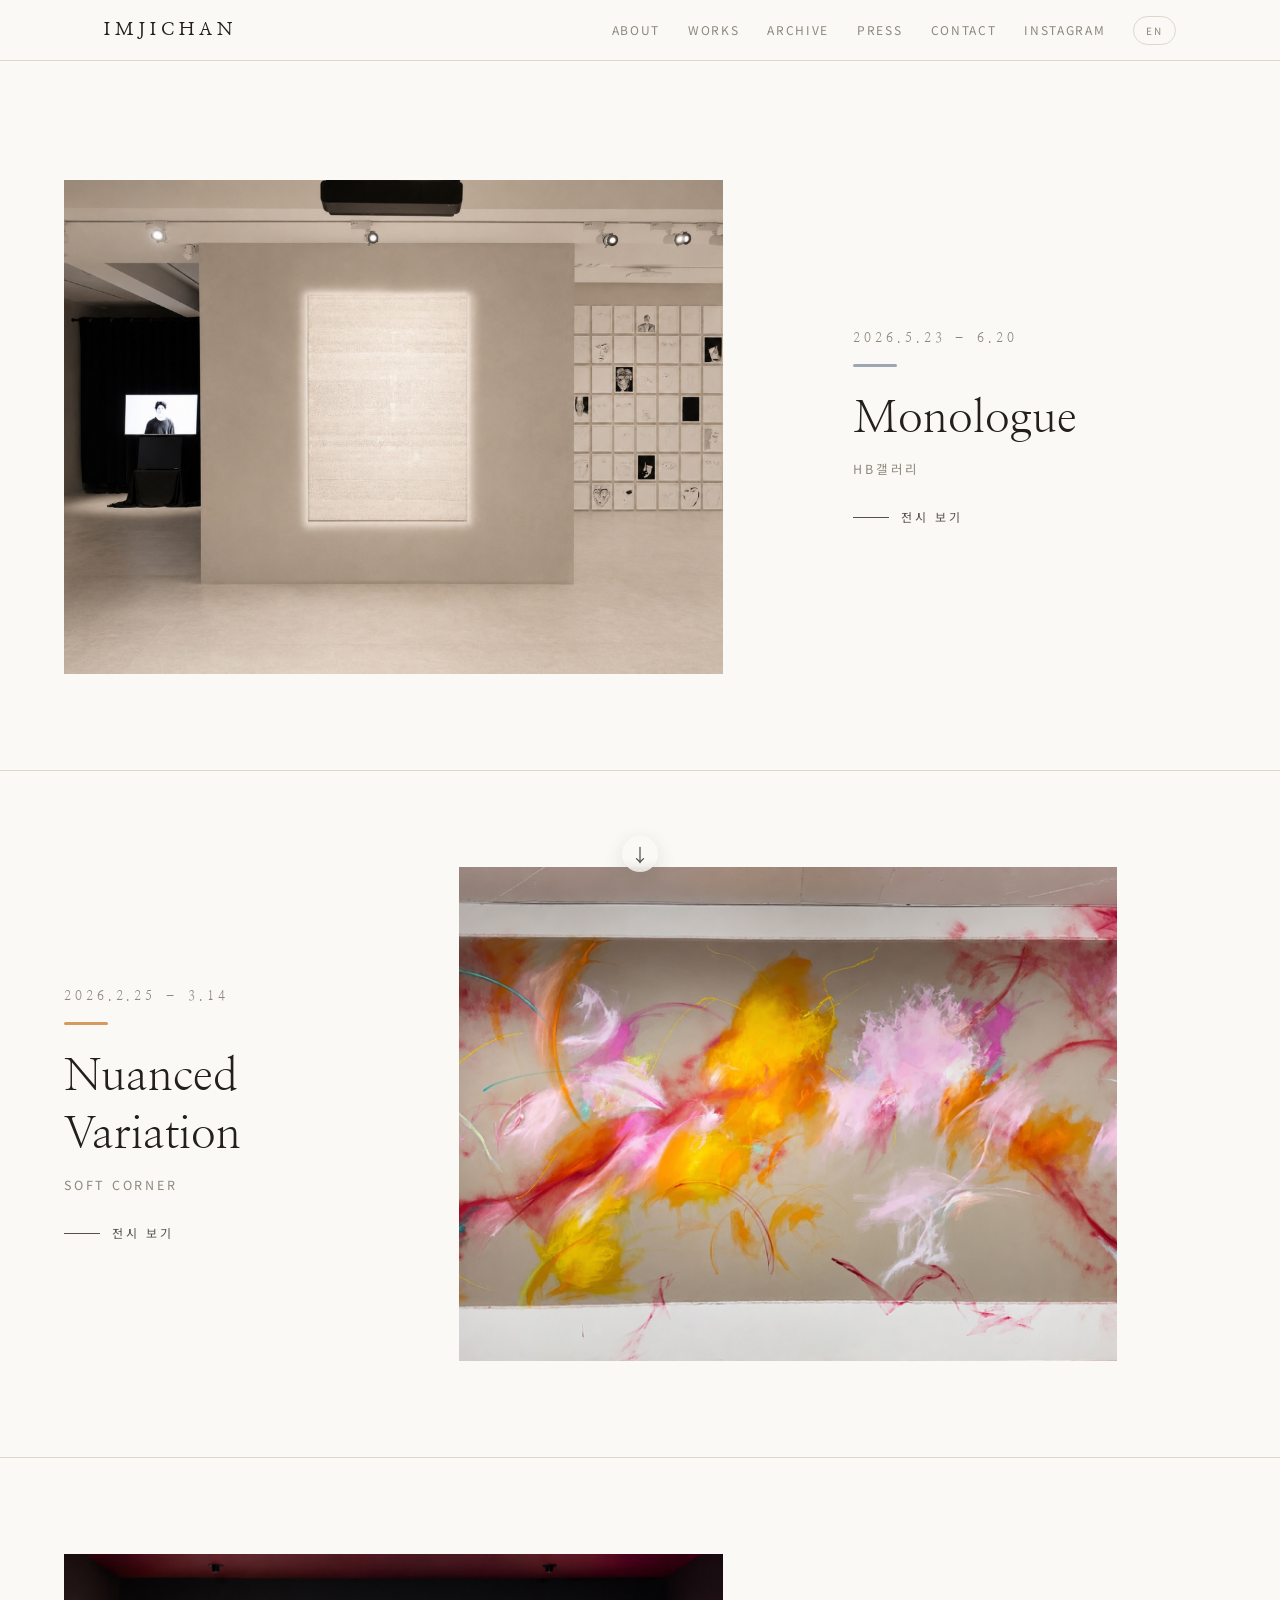
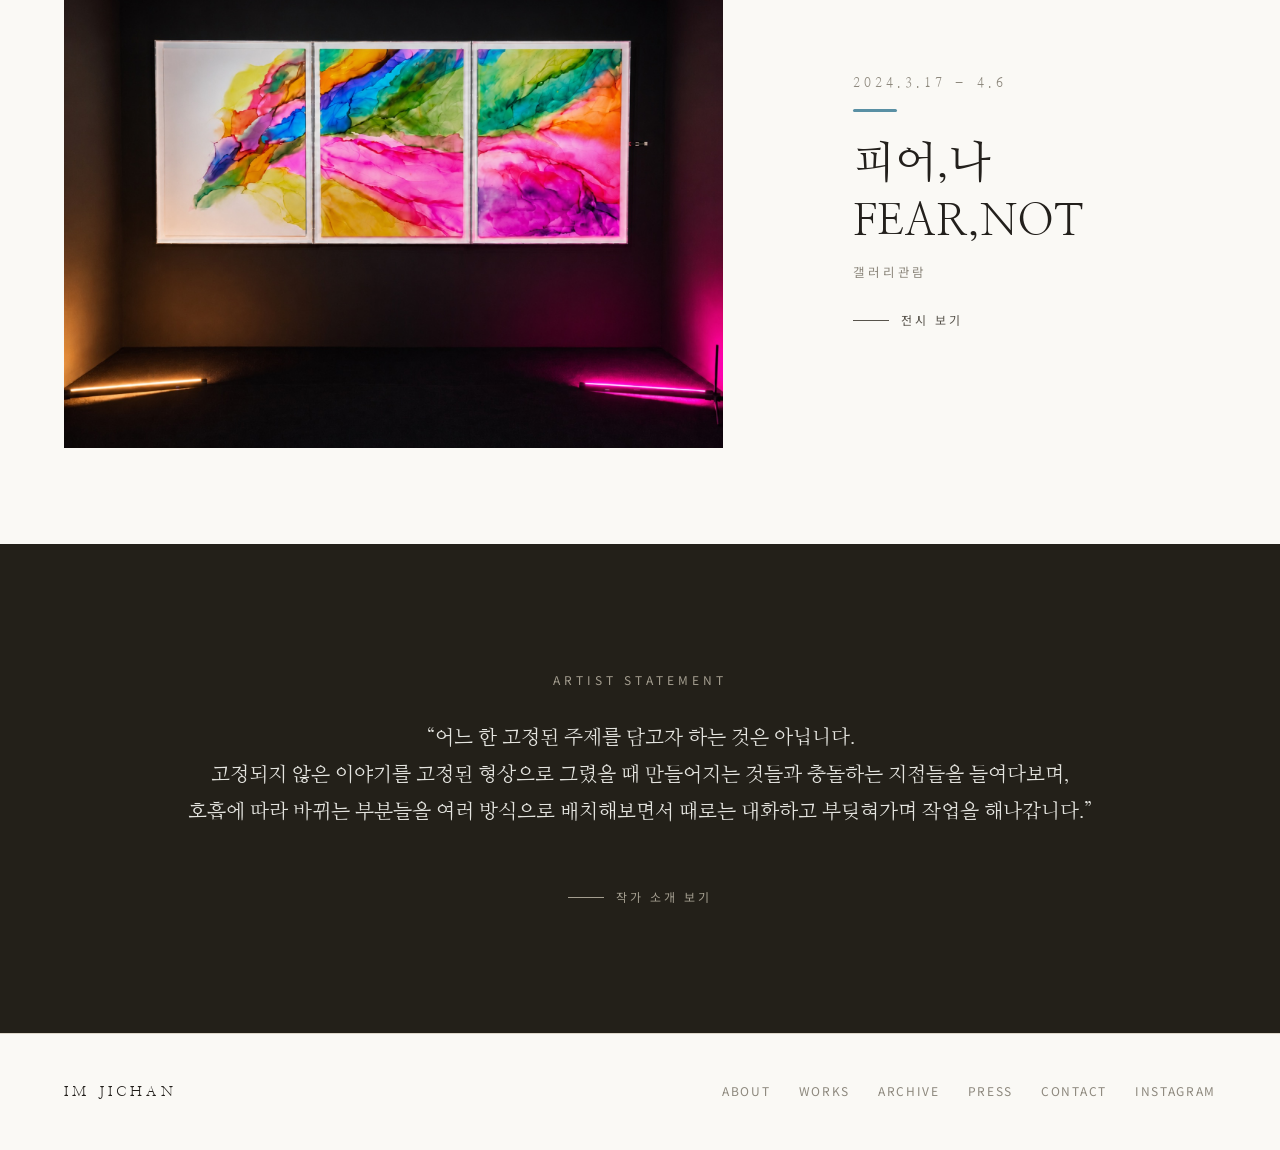
<file: index.html>
<!DOCTYPE html><html lang="ko"><head><meta charSet="utf-8"/><meta name="viewport" content="width=device-width, initial-scale=1"/><link rel="stylesheet" href="/_next/static/css/2daf47e219ad333d.css" data-precedence="next"/><link rel="preload" as="script" fetchPriority="low" href="/_next/static/chunks/webpack-68f22649503f8e75.js"/><script src="/_next/static/chunks/4bd1b696-dd9741506150f886.js" async=""></script><script src="/_next/static/chunks/684-9ecd9cce0d24d202.js" async=""></script><script src="/_next/static/chunks/main-app-3837dc91c416c51a.js" async=""></script><script src="/_next/static/chunks/493-bd80ffce848812d4.js" async=""></script><script src="/_next/static/chunks/app/layout-b49229eb6b8f2bc6.js" async=""></script><script src="/_next/static/chunks/226-955decfbb38cd18d.js" async=""></script><script src="/_next/static/chunks/app/page-8117fa2c66b2d678.js" async=""></script><script type="application/ld+json">{"@context":"https://schema.org","@type":"Person","@id":"https://imjichan.com/#person","name":"임지찬","alternateName":["IM JICHAN","IMJICHAN-INTERMEDIA","지찬"],"givenName":"지찬","familyName":"임","jobTitle":"Visual Artist","description":"회화·영상·퍼포먼스를 오가며 흔적·물질·소멸과 잔여를 다루는 한국 현대미술 작가. 한국예술종합학교 연극원 연기과를 졸업하고, 배우로서 몸과 목소리에 축적된 시간을 작업의 재료로 삼는다. 현재 세종대학교 대학원 회화과 재학.","url":"https://imjichan.com","image":"https://imjichan.com/images/monologue/overview/overview-2.jpg","sameAs":["https://www.wikidata.org/wiki/Q22975005","https://www.instagram.com/imjichan_art","https://www.instagram.com/jichance_1001"],"knowsAbout":["회화","목탄 드로잉","퍼포먼스","영상","현대미술","인터미디어","지표(Index)","소멸-잔여","신체=공간"],"alumniOf":[{"@type":"CollegeOrUniversity","name":"한국예술종합학교","sameAs":"https://www.karts.ac.kr"},{"@type":"CollegeOrUniversity","name":"세종대학교","sameAs":"https://www.sejong.ac.kr"}],"gender":"Male","nationality":{"@type":"Country","name":"South Korea"},"birthPlace":{"@type":"Country","name":"South Korea"}}</script><title>임지찬 IM JICHAN — IMJICHAN-INTERMEDIA</title><meta name="description" content="임지찬(IM JICHAN) — 회화·영상·퍼포먼스를 오가는 작업. 흔적·물질·소멸과 잔여. Korean artist working across painting, video, and performance."/><meta name="author" content="임지찬 IM JICHAN"/><meta name="keywords" content="임지찬,IM JICHAN,IMJICHAN-INTERMEDIA,인터미디어,현대미술,추상회화,목탄 드로잉,퍼포먼스,영상,contemporary art,Korean artist,intermedia"/><meta name="robots" content="index, follow, max-image-preview:large"/><link rel="canonical" href="https://imjichan.com"/><meta name="google-site-verification" content="FEiHuLUxhObNZEIUn2K6_8HgjR_8qEmNF8cfycG7ap4"/><meta property="og:title" content="임지찬 IM JICHAN — IMJICHAN-INTERMEDIA"/><meta property="og:description" content=" "/><meta property="og:url" content="https://imjichan.com"/><meta property="og:site_name" content="임지찬 IM JICHAN — IMJICHAN-INTERMEDIA"/><meta property="og:locale" content="ko_KR"/><meta property="og:image" content="https://imjichan.com/images/monologue/overview/overview-2.jpg"/><meta property="og:image:width" content="2000"/><meta property="og:image:height" content="1500"/><meta property="og:image:alt" content="IM JICHAN — Monologue 전시 전경"/><meta property="og:type" content="website"/><meta name="twitter:card" content="summary_large_image"/><meta name="twitter:title" content="임지찬 IM JICHAN — IMJICHAN-INTERMEDIA"/><meta name="twitter:description" content=" "/><meta name="twitter:image" content="https://imjichan.com/images/monologue/overview/overview-2.jpg"/><script>document.querySelectorAll('body link[rel="icon"], body link[rel="apple-touch-icon"]').forEach(el => document.head.appendChild(el))</script><script src="/_next/static/chunks/polyfills-42372ed130431b0a.js" noModule=""></script></head><body class="font-sans antialiased bg-paper text-ink"><div hidden=""><!--$--><!--/$--></div><header class="fixed top-0 left-0 right-0 z-[100] bg-paper/90 backdrop-blur-md border-b border-hairline"><div class="absolute top-0 left-0 h-[2px] bg-ink transition-[width] duration-150 ease-linear" style="width:0%"></div><div class="max-w-6xl mx-auto flex flex-col md:flex-row md:items-center md:justify-between gap-2 md:gap-6 px-6 md:px-10 py-3 md:py-0 md:h-[60px]"><a class="font-serif text-base md:text-lg font-semibold tracking-[0.28em] uppercase hover:opacity-55 transition-opacity" href="/">IMJICHAN</a><nav class="flex flex-wrap items-center gap-x-5 gap-y-0.5 md:gap-7"><a class="text-[11px] md:text-xs tracking-[0.14em] uppercase py-1.5 md:py-0 transition-colors text-ink-3 hover:text-ink" href="/about">About</a><a class="text-[11px] md:text-xs tracking-[0.14em] uppercase py-1.5 md:py-0 transition-colors text-ink-3 hover:text-ink" href="/works">Works</a><a class="text-[11px] md:text-xs tracking-[0.14em] uppercase py-1.5 md:py-0 transition-colors text-ink-3 hover:text-ink" href="/archive">Archive</a><a class="text-[11px] md:text-xs tracking-[0.14em] uppercase py-1.5 md:py-0 transition-colors text-ink-3 hover:text-ink" href="/press">Press</a><a class="text-[11px] md:text-xs tracking-[0.14em] uppercase py-1.5 md:py-0 transition-colors text-ink-3 hover:text-ink" href="/contact">Contact</a><a href="https://www.instagram.com/jichance_1001" target="_blank" rel="noopener noreferrer" class="text-[11px] md:text-xs tracking-[0.14em] uppercase py-1.5 md:py-0 text-ink-3 hover:text-ink transition-colors">Instagram</a><button type="button" class="text-[10px] tracking-[0.18em] uppercase text-ink-3 border border-hairline rounded-full px-3 py-1.5 whitespace-nowrap hover:text-ink hover:border-ink transition-colors">EN</button></nav></div></header><main><div class="pt-[72px] md:pt-[84px]"><h1 class="sr-only">임지찬 IM JICHAN — 회화·영상·퍼포먼스 작가</h1><div aria-hidden="true" class="fixed bottom-5 md:bottom-7 left-1/2 -translate-x-1/2 z-[90] pointer-events-none transition-opacity duration-500 opacity-100"><span class="flex items-center justify-center w-9 h-9 rounded-full bg-paper/70 backdrop-blur-sm text-ink-2 shadow-[0_6px_20px_rgba(35,32,28,0.12)]"><span class="animate-scrollHint text-[18px] leading-none">↓</span></span></div><section class=" py-24 px-6"><div class="max-w-6xl mx-auto grid md:grid-cols-12 gap-8 items-center "><div class="transition-[opacity,transform] duration-[600ms] ease-[cubic-bezier(0.22,0.6,0.2,1)] opacity-0 translate-y-[12px] md:col-span-7 md:order-1" style="transition-delay:0ms"><a class="block group overflow-hidden" href="/works/monologue"><img src="/images/monologue/overview/overview-2.jpg" alt="Monologue" loading="lazy" decoding="async" class="object-cover w-full aspect-[4/3] shadow-[0_24px_70px_rgba(35,32,28,0.18)] transition-transform duration-[1.4s] ease-[cubic-bezier(0.2,0.6,0.2,1)] group-hover:scale-[1.015]"/></a></div><div class="transition-[opacity,transform] duration-[600ms] ease-[cubic-bezier(0.22,0.6,0.2,1)] opacity-0 translate-y-[12px] md:col-span-4 md:order-2 md:col-start-9" style="transition-delay:120ms"><span class="font-serif text-[13px] tracking-[0.3em] text-ink-3 block mb-4">2026.5.23 – 6.20</span><span class="block w-11 h-[3px] rounded-sm mb-6 opacity-85" style="background:#8e99a7"></span><h2 class="font-serif font-medium text-[clamp(28px,4.2vw,44px)] leading-[1.3] mb-3">Monologue</h2><p class="text-[12.5px] tracking-[0.22em] uppercase text-ink-3 mb-5">HB갤러리</p><a class="group inline-flex items-center gap-3 text-xs tracking-[0.24em] uppercase text-ink-2 hover:text-ink transition-colors" href="/works/monologue"><span class="w-9 h-px bg-current transition-[width] duration-500 group-hover:w-14"></span>전시 보기</a></div></div></section><section class="border-t border-hairline py-24 px-6"><div class="max-w-6xl mx-auto grid md:grid-cols-12 gap-8 items-center "><div class="transition-[opacity,transform] duration-[600ms] ease-[cubic-bezier(0.22,0.6,0.2,1)] opacity-0 translate-y-[12px] md:col-span-7 md:order-2" style="transition-delay:0ms"><a class="block group overflow-hidden" href="/works/nuanced-variation"><img src="/images/nuanced-variation/overview/nv-exhale.jpg" alt="Nuanced Variation" loading="lazy" decoding="async" class="object-cover w-full aspect-[4/3] shadow-[0_24px_70px_rgba(35,32,28,0.18)] transition-transform duration-[1.4s] ease-[cubic-bezier(0.2,0.6,0.2,1)] group-hover:scale-[1.015]"/></a></div><div class="transition-[opacity,transform] duration-[600ms] ease-[cubic-bezier(0.22,0.6,0.2,1)] opacity-0 translate-y-[12px] md:col-span-4 md:order-1 md:col-start-1" style="transition-delay:120ms"><span class="font-serif text-[13px] tracking-[0.3em] text-ink-3 block mb-4">2026.2.25 – 3.14</span><span class="block w-11 h-[3px] rounded-sm mb-6 opacity-85" style="background:#cf8a43"></span><h2 class="font-serif font-medium text-[clamp(28px,4.2vw,44px)] leading-[1.3] mb-3">Nuanced Variation</h2><p class="text-[12.5px] tracking-[0.22em] uppercase text-ink-3 mb-5">SOFT CORNER</p><a class="group inline-flex items-center gap-3 text-xs tracking-[0.24em] uppercase text-ink-2 hover:text-ink transition-colors" href="/works/nuanced-variation"><span class="w-9 h-px bg-current transition-[width] duration-500 group-hover:w-14"></span>전시 보기</a></div></div></section><section class="border-t border-hairline py-24 px-6"><div class="max-w-6xl mx-auto grid md:grid-cols-12 gap-8 items-center "><div class="transition-[opacity,transform] duration-[600ms] ease-[cubic-bezier(0.22,0.6,0.2,1)] opacity-0 translate-y-[12px] md:col-span-7 md:order-1" style="transition-delay:0ms"><a class="block group overflow-hidden" href="/works/fear-not"><img src="/images/fear-not/overview/피어나_비상_정면.jpg" alt="피어,나 FEAR,NOT" loading="lazy" decoding="async" class="object-cover w-full aspect-[4/3] shadow-[0_24px_70px_rgba(35,32,28,0.18)] transition-transform duration-[1.4s] ease-[cubic-bezier(0.2,0.6,0.2,1)] group-hover:scale-[1.015]"/></a></div><div class="transition-[opacity,transform] duration-[600ms] ease-[cubic-bezier(0.22,0.6,0.2,1)] opacity-0 translate-y-[12px] md:col-span-4 md:order-2 md:col-start-9" style="transition-delay:120ms"><span class="font-serif text-[13px] tracking-[0.3em] text-ink-3 block mb-4">2024.3.17 – 4.6</span><span class="block w-11 h-[3px] rounded-sm mb-6 opacity-85" style="background:#3e7e97"></span><h2 class="font-serif font-medium text-[clamp(28px,4.2vw,44px)] leading-[1.3] mb-3">피어,나 FEAR,NOT</h2><p class="text-[12.5px] tracking-[0.22em] uppercase text-ink-3 mb-5">갤러리관람</p><a class="group inline-flex items-center gap-3 text-xs tracking-[0.24em] uppercase text-ink-2 hover:text-ink transition-colors" href="/works/fear-not"><span class="w-9 h-px bg-current transition-[width] duration-500 group-hover:w-14"></span>전시 보기</a></div></div></section><section class="bg-charcoal text-paper/90 py-32 px-6"><div class="transition-[opacity,transform] duration-[600ms] ease-[cubic-bezier(0.22,0.6,0.2,1)] opacity-0 translate-y-[12px] max-w-7xl mx-auto text-center" style="transition-delay:0ms"><p class="text-xs tracking-[0.34em] uppercase mb-8" style="color:#a49e90">Artist Statement</p><p class="font-serif text-[clamp(13px,1.8vw,20px)] leading-[1.85] whitespace-pre-line mb-12">“어느 한 고정된 주제를 담고자 하는 것은 아닙니다.
고정되지 않은 이야기를 고정된 형상으로 그렸을 때 만들어지는 것들과 충돌하는 지점들을 들여다보며,
호흡에 따라 바뀌는 부분들을 여러 방식으로 배치해보면서 때로는 대화하고 부딪혀가며 작업을 해나갑니다.”</p><a class="group inline-flex items-center gap-3 text-xs tracking-[0.24em] uppercase transition-colors" style="color:#a49e90" href="/about"><span class="w-9 h-px bg-current transition-[width] duration-500 group-hover:w-14"></span>작가 소개 보기</a></div></section></div><!--$--><!--/$--></main><footer class="border-t border-hairline py-12 px-6 md:px-16 text-ink-3 text-xs"><div class="max-w-6xl mx-auto flex flex-wrap items-baseline justify-between gap-4"><span class="font-serif text-sm tracking-[0.3em] uppercase text-ink">IM JICHAN</span><nav class="flex flex-wrap gap-x-7 gap-y-2"><a class="uppercase tracking-[0.14em] hover:text-ink transition-colors" href="/about">About</a><a class="uppercase tracking-[0.14em] hover:text-ink transition-colors" href="/works">Works</a><a class="uppercase tracking-[0.14em] hover:text-ink transition-colors" href="/archive">Archive</a><a class="uppercase tracking-[0.14em] hover:text-ink transition-colors" href="/press">Press</a><a class="uppercase tracking-[0.14em] hover:text-ink transition-colors" href="/contact">Contact</a><a href="https://www.instagram.com/jichance_1001" target="_blank" rel="noopener noreferrer" class="uppercase tracking-[0.14em] hover:text-ink transition-colors">Instagram</a></nav></div></footer><script src="/_next/static/chunks/webpack-68f22649503f8e75.js" async=""></script><script>(self.__next_f=self.__next_f||[]).push([0])</script><script>self.__next_f.push([1,"1:\"$Sreact.fragment\"\n2:I[7618,[\"493\",\"static/chunks/493-bd80ffce848812d4.js\",\"177\",\"static/chunks/app/layout-b49229eb6b8f2bc6.js\"],\"LangProvider\"]\n3:I[3310,[\"493\",\"static/chunks/493-bd80ffce848812d4.js\",\"177\",\"static/chunks/app/layout-b49229eb6b8f2bc6.js\"],\"default\"]\n4:I[7555,[],\"\"]\n5:I[1295,[],\"\"]\n6:I[9010,[\"493\",\"static/chunks/493-bd80ffce848812d4.js\",\"177\",\"static/chunks/app/layout-b49229eb6b8f2bc6.js\"],\"default\"]\n7:I[894,[],\"ClientPageRoot\"]\n8:I[4456,[\"493\",\"static/chunks/493-bd80ffce848812d4.js\",\"226\",\"static/chunks/226-955decfbb38cd18d.js\",\"974\",\"static/chunks/app/page-8117fa2c66b2d678.js\"],\"default\"]\nb:I[9665,[],\"OutletBoundary\"]\ne:I[4911,[],\"AsyncMetadataOutlet\"]\n10:I[9665,[],\"ViewportBoundary\"]\n12:I[9665,[],\"MetadataBoundary\"]\n14:I[6614,[],\"\"]\n:HL[\"/_next/static/css/2daf47e219ad333d.css\",\"style\"]\n"])</script><script>self.__next_f.push([1,"0:{\"P\":null,\"b\":\"5yjJ45k2K8APQaXloBwwY\",\"p\":\"\",\"c\":[\"\",\"\"],\"i\":false,\"f\":[[[\"\",{\"children\":[\"__PAGE__\",{}]},\"$undefined\",\"$undefined\",true],[\"\",[\"$\",\"$1\",\"c\",{\"children\":[[[\"$\",\"link\",\"0\",{\"rel\":\"stylesheet\",\"href\":\"/_next/static/css/2daf47e219ad333d.css\",\"precedence\":\"next\",\"crossOrigin\":\"$undefined\",\"nonce\":\"$undefined\"}]],[\"$\",\"html\",null,{\"lang\":\"ko\",\"children\":[[\"$\",\"head\",null,{\"children\":[\"$\",\"script\",null,{\"type\":\"application/ld+json\",\"dangerouslySetInnerHTML\":{\"__html\":\"{\\\"@context\\\":\\\"https://schema.org\\\",\\\"@type\\\":\\\"Person\\\",\\\"@id\\\":\\\"https://imjichan.com/#person\\\",\\\"name\\\":\\\"임지찬\\\",\\\"alternateName\\\":[\\\"IM JICHAN\\\",\\\"IMJICHAN-INTERMEDIA\\\",\\\"지찬\\\"],\\\"givenName\\\":\\\"지찬\\\",\\\"familyName\\\":\\\"임\\\",\\\"jobTitle\\\":\\\"Visual Artist\\\",\\\"description\\\":\\\"회화·영상·퍼포먼스를 오가며 흔적·물질·소멸과 잔여를 다루는 한국 현대미술 작가. 한국예술종합학교 연극원 연기과를 졸업하고, 배우로서 몸과 목소리에 축적된 시간을 작업의 재료로 삼는다. 현재 세종대학교 대학원 회화과 재학.\\\",\\\"url\\\":\\\"https://imjichan.com\\\",\\\"image\\\":\\\"https://imjichan.com/images/monologue/overview/overview-2.jpg\\\",\\\"sameAs\\\":[\\\"https://www.wikidata.org/wiki/Q22975005\\\",\\\"https://www.instagram.com/imjichan_art\\\",\\\"https://www.instagram.com/jichance_1001\\\"],\\\"knowsAbout\\\":[\\\"회화\\\",\\\"목탄 드로잉\\\",\\\"퍼포먼스\\\",\\\"영상\\\",\\\"현대미술\\\",\\\"인터미디어\\\",\\\"지표(Index)\\\",\\\"소멸-잔여\\\",\\\"신체=공간\\\"],\\\"alumniOf\\\":[{\\\"@type\\\":\\\"CollegeOrUniversity\\\",\\\"name\\\":\\\"한국예술종합학교\\\",\\\"sameAs\\\":\\\"https://www.karts.ac.kr\\\"},{\\\"@type\\\":\\\"CollegeOrUniversity\\\",\\\"name\\\":\\\"세종대학교\\\",\\\"sameAs\\\":\\\"https://www.sejong.ac.kr\\\"}],\\\"gender\\\":\\\"Male\\\",\\\"nationality\\\":{\\\"@type\\\":\\\"Country\\\",\\\"name\\\":\\\"South Korea\\\"},\\\"birthPlace\\\":{\\\"@type\\\":\\\"Country\\\",\\\"name\\\":\\\"South Korea\\\"}}\"}}]}],[\"$\",\"body\",null,{\"className\":\"font-sans antialiased bg-paper text-ink\",\"children\":[\"$\",\"$L2\",null,{\"children\":[[\"$\",\"$L3\",null,{}],[\"$\",\"main\",null,{\"children\":[\"$\",\"$L4\",null,{\"parallelRouterKey\":\"children\",\"error\":\"$undefined\",\"errorStyles\":\"$undefined\",\"errorScripts\":\"$undefined\",\"template\":[\"$\",\"$L5\",null,{}],\"templateStyles\":\"$undefined\",\"templateScripts\":\"$undefined\",\"notFound\":[[[\"$\",\"title\",null,{\"children\":\"404: This page could not be found.\"}],[\"$\",\"div\",null,{\"style\":{\"fontFamily\":\"system-ui,\\\"Segoe UI\\\",Roboto,Helvetica,Arial,sans-serif,\\\"Apple Color Emoji\\\",\\\"Segoe UI Emoji\\\"\",\"height\":\"100vh\",\"textAlign\":\"center\",\"display\":\"flex\",\"flexDirection\":\"column\",\"alignItems\":\"center\",\"justifyContent\":\"center\"},\"children\":[\"$\",\"div\",null,{\"children\":[[\"$\",\"style\",null,{\"dangerouslySetInnerHTML\":{\"__html\":\"body{color:#000;background:#fff;margin:0}.next-error-h1{border-right:1px solid rgba(0,0,0,.3)}@media (prefers-color-scheme:dark){body{color:#fff;background:#000}.next-error-h1{border-right:1px solid rgba(255,255,255,.3)}}\"}}],[\"$\",\"h1\",null,{\"className\":\"next-error-h1\",\"style\":{\"display\":\"inline-block\",\"margin\":\"0 20px 0 0\",\"padding\":\"0 23px 0 0\",\"fontSize\":24,\"fontWeight\":500,\"verticalAlign\":\"top\",\"lineHeight\":\"49px\"},\"children\":404}],[\"$\",\"div\",null,{\"style\":{\"display\":\"inline-block\"},\"children\":[\"$\",\"h2\",null,{\"style\":{\"fontSize\":14,\"fontWeight\":400,\"lineHeight\":\"49px\",\"margin\":0},\"children\":\"This page could not be found.\"}]}]]}]}]],[]],\"forbidden\":\"$undefined\",\"unauthorized\":\"$undefined\"}]}],[\"$\",\"$L6\",null,{}]]}]}]]}]]}],{\"children\":[\"__PAGE__\",[\"$\",\"$1\",\"c\",{\"children\":[[\"$\",\"$L7\",null,{\"Component\":\"$8\",\"searchParams\":{},\"params\":{},\"promises\":[\"$@9\",\"$@a\"]}],null,[\"$\",\"$Lb\",null,{\"children\":[\"$Lc\",\"$Ld\",[\"$\",\"$Le\",null,{\"promise\":\"$@f\"}]]}]]}],{},null,false]},null,false],[\"$\",\"$1\",\"h\",{\"children\":[null,[\"$\",\"$1\",\"shvcc4YJ2UI6rRWqpaO6vv\",{\"children\":[[\"$\",\"$L10\",null,{\"children\":\"$L11\"}],null]}],[\"$\",\"$L12\",null,{\"children\":\"$L13\"}]]}],false]],\"m\":\"$undefined\",\"G\":[\"$14\",\"$undefined\"],\"s\":false,\"S\":true}\n"])</script><script>self.__next_f.push([1,"15:\"$Sreact.suspense\"\n16:I[4911,[],\"AsyncMetadata\"]\n9:{}\na:{}\n13:[\"$\",\"div\",null,{\"hidden\":true,\"children\":[\"$\",\"$15\",null,{\"fallback\":null,\"children\":[\"$\",\"$L16\",null,{\"promise\":\"$@17\"}]}]}]\n"])</script><script>self.__next_f.push([1,"d:null\n"])</script><script>self.__next_f.push([1,"11:[[\"$\",\"meta\",\"0\",{\"charSet\":\"utf-8\"}],[\"$\",\"meta\",\"1\",{\"name\":\"viewport\",\"content\":\"width=device-width, initial-scale=1\"}]]\nc:null\n"])</script><script>self.__next_f.push([1,"f:{\"metadata\":[[\"$\",\"title\",\"0\",{\"children\":\"임지찬 IM JICHAN — IMJICHAN-INTERMEDIA\"}],[\"$\",\"meta\",\"1\",{\"name\":\"description\",\"content\":\"임지찬(IM JICHAN) — 회화·영상·퍼포먼스를 오가는 작업. 흔적·물질·소멸과 잔여. Korean artist working across painting, video, and performance.\"}],[\"$\",\"meta\",\"2\",{\"name\":\"author\",\"content\":\"임지찬 IM JICHAN\"}],[\"$\",\"meta\",\"3\",{\"name\":\"keywords\",\"content\":\"임지찬,IM JICHAN,IMJICHAN-INTERMEDIA,인터미디어,현대미술,추상회화,목탄 드로잉,퍼포먼스,영상,contemporary art,Korean artist,intermedia\"}],[\"$\",\"meta\",\"4\",{\"name\":\"robots\",\"content\":\"index, follow, max-image-preview:large\"}],[\"$\",\"link\",\"5\",{\"rel\":\"canonical\",\"href\":\"https://imjichan.com\"}],[\"$\",\"meta\",\"6\",{\"name\":\"google-site-verification\",\"content\":\"FEiHuLUxhObNZEIUn2K6_8HgjR_8qEmNF8cfycG7ap4\"}],[\"$\",\"meta\",\"7\",{\"property\":\"og:title\",\"content\":\"임지찬 IM JICHAN — IMJICHAN-INTERMEDIA\"}],[\"$\",\"meta\",\"8\",{\"property\":\"og:description\",\"content\":\" \"}],[\"$\",\"meta\",\"9\",{\"property\":\"og:url\",\"content\":\"https://imjichan.com\"}],[\"$\",\"meta\",\"10\",{\"property\":\"og:site_name\",\"content\":\"임지찬 IM JICHAN — IMJICHAN-INTERMEDIA\"}],[\"$\",\"meta\",\"11\",{\"property\":\"og:locale\",\"content\":\"ko_KR\"}],[\"$\",\"meta\",\"12\",{\"property\":\"og:image\",\"content\":\"https://imjichan.com/images/monologue/overview/overview-2.jpg\"}],[\"$\",\"meta\",\"13\",{\"property\":\"og:image:width\",\"content\":\"2000\"}],[\"$\",\"meta\",\"14\",{\"property\":\"og:image:height\",\"content\":\"1500\"}],[\"$\",\"meta\",\"15\",{\"property\":\"og:image:alt\",\"content\":\"IM JICHAN — Monologue 전시 전경\"}],[\"$\",\"meta\",\"16\",{\"property\":\"og:type\",\"content\":\"website\"}],[\"$\",\"meta\",\"17\",{\"name\":\"twitter:card\",\"content\":\"summary_large_image\"}],[\"$\",\"meta\",\"18\",{\"name\":\"twitter:title\",\"content\":\"임지찬 IM JICHAN — IMJICHAN-INTERMEDIA\"}],[\"$\",\"meta\",\"19\",{\"name\":\"twitter:description\",\"content\":\" \"}],[\"$\",\"meta\",\"20\",{\"name\":\"twitter:image\",\"content\":\"https://imjichan.com/images/monologue/overview/overview-2.jpg\"}]],\"error\":null,\"digest\":\"$undefined\"}\n17:{\"m"])</script><script>self.__next_f.push([1,"etadata\":\"$f:metadata\",\"error\":null,\"digest\":\"$undefined\"}\n"])</script></body></html>
</file>
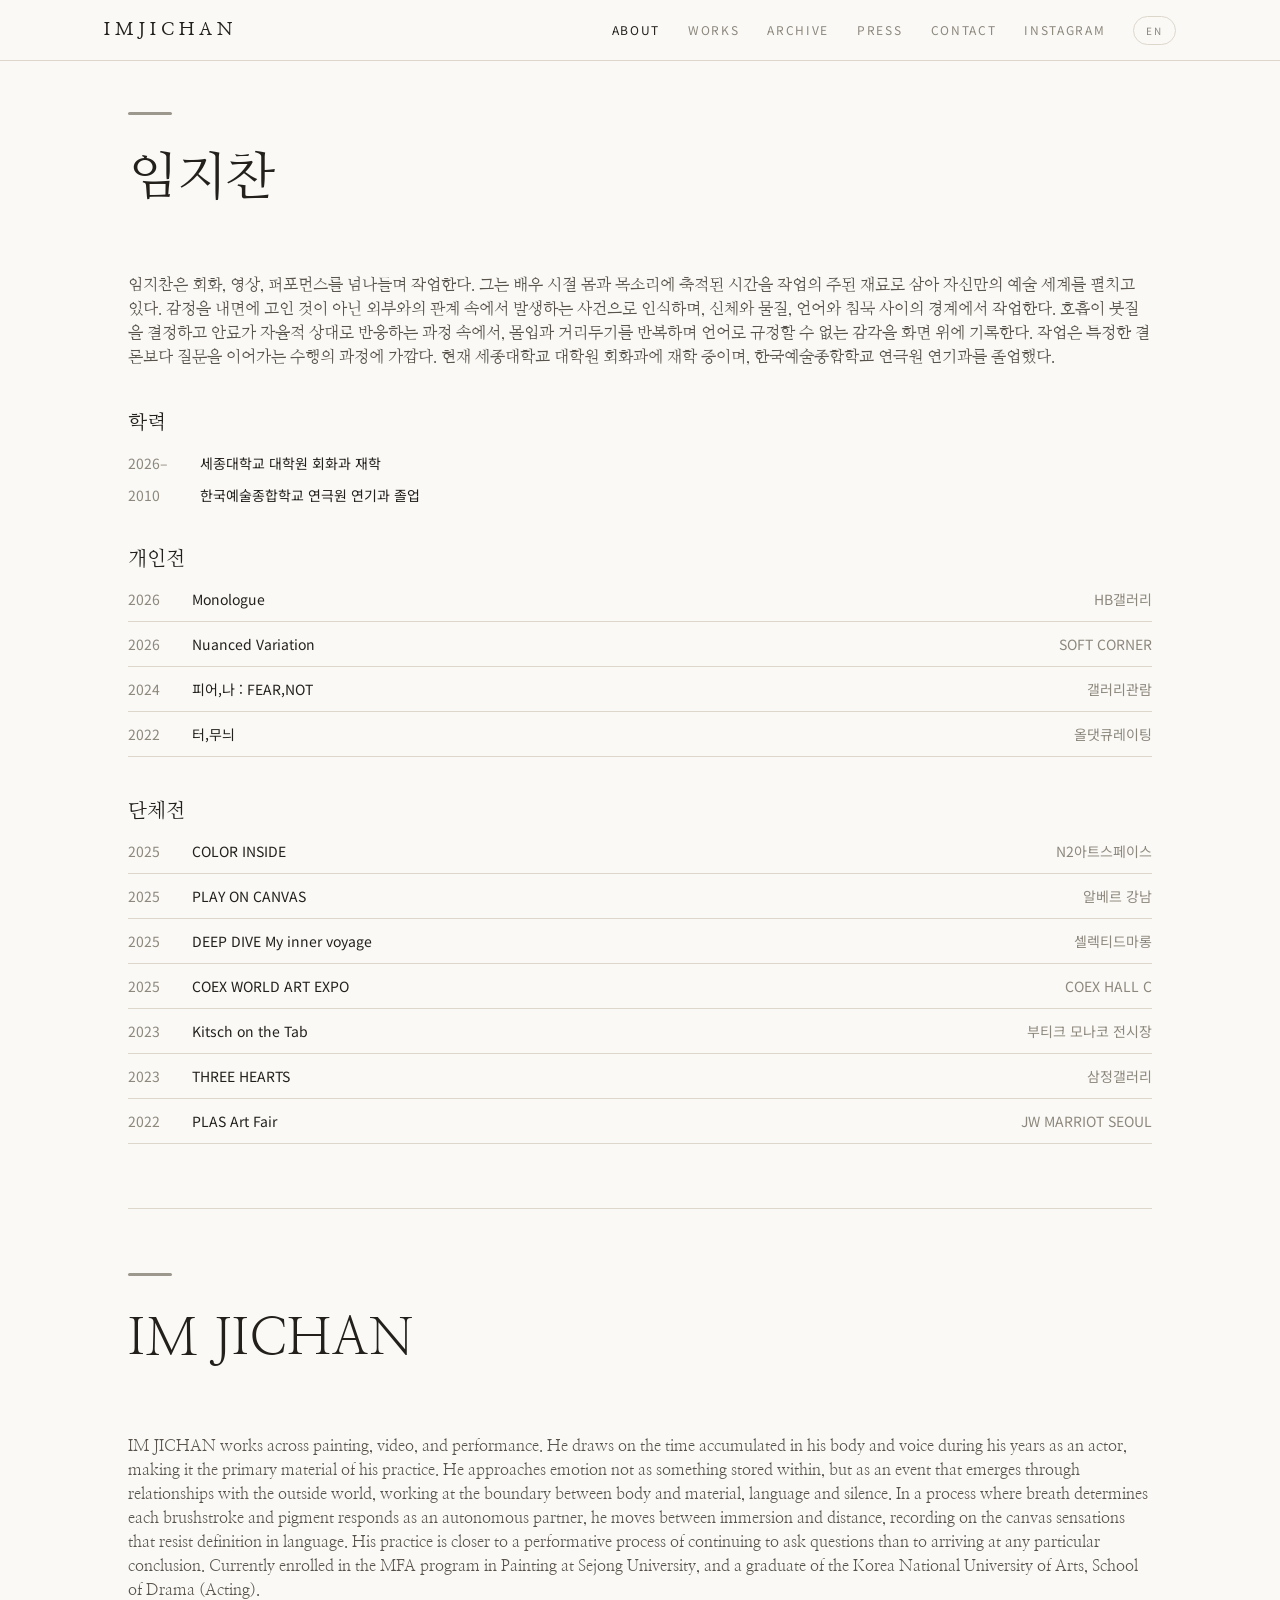
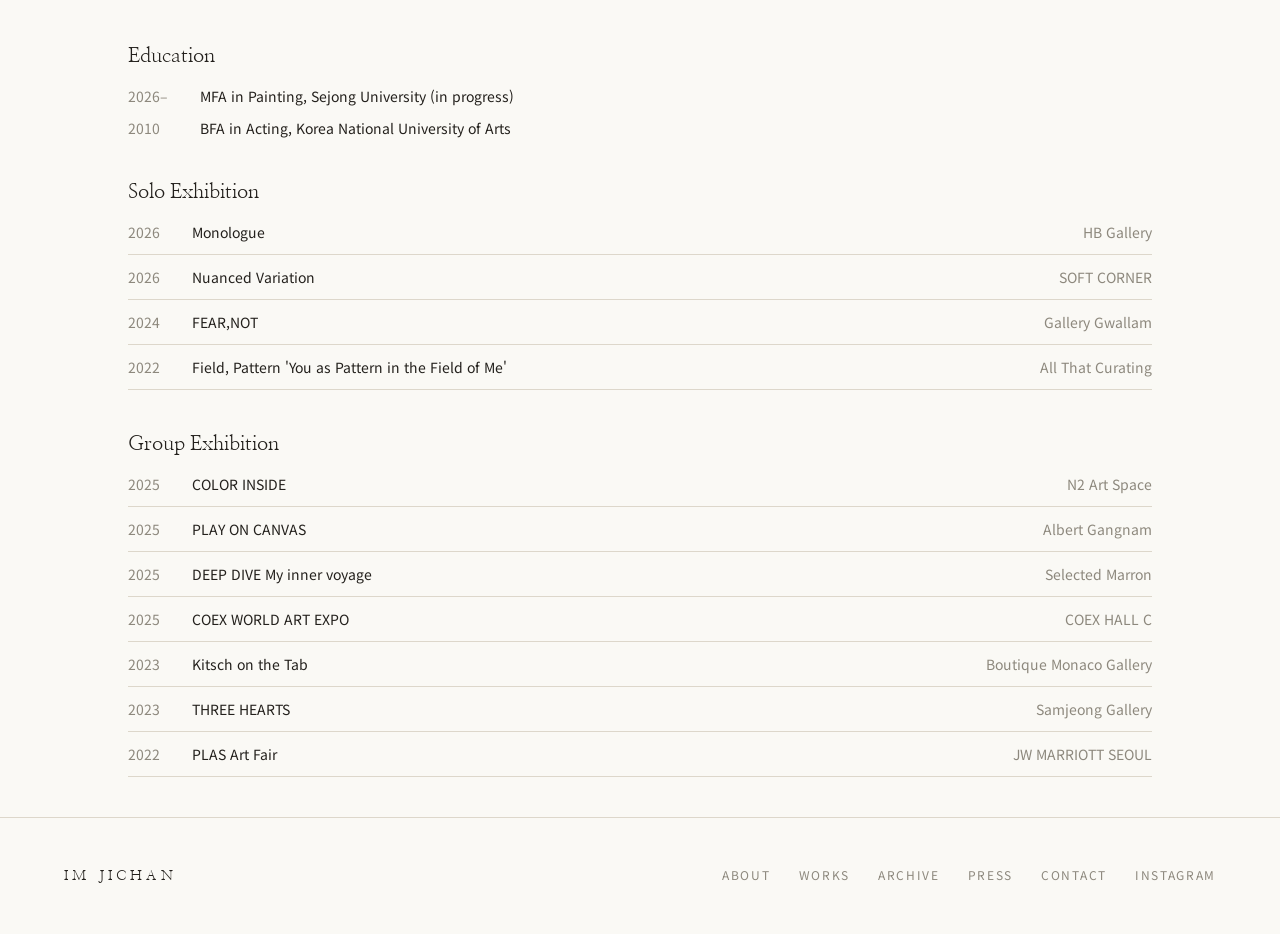
<file: about.html>
<!DOCTYPE html><html lang="ko"><head><meta charSet="utf-8"/><meta name="viewport" content="width=device-width, initial-scale=1"/><link rel="stylesheet" href="/_next/static/css/2daf47e219ad333d.css" data-precedence="next"/><link rel="preload" as="script" fetchPriority="low" href="/_next/static/chunks/webpack-68f22649503f8e75.js"/><script src="/_next/static/chunks/4bd1b696-dd9741506150f886.js" async=""></script><script src="/_next/static/chunks/684-9ecd9cce0d24d202.js" async=""></script><script src="/_next/static/chunks/main-app-3837dc91c416c51a.js" async=""></script><script src="/_next/static/chunks/493-bd80ffce848812d4.js" async=""></script><script src="/_next/static/chunks/app/layout-b49229eb6b8f2bc6.js" async=""></script><script src="/_next/static/chunks/226-955decfbb38cd18d.js" async=""></script><script src="/_next/static/chunks/app/about/page-a0cf320f87f1bba4.js" async=""></script><script type="application/ld+json">{"@context":"https://schema.org","@type":"Person","@id":"https://imjichan.com/#person","name":"임지찬","alternateName":["IM JICHAN","IMJICHAN-INTERMEDIA","지찬"],"givenName":"지찬","familyName":"임","jobTitle":"Visual Artist","description":"회화·영상·퍼포먼스를 오가며 흔적·물질·소멸과 잔여를 다루는 한국 현대미술 작가. 한국예술종합학교 연극원 연기과를 졸업하고, 배우로서 몸과 목소리에 축적된 시간을 작업의 재료로 삼는다. 현재 세종대학교 대학원 회화과 재학.","url":"https://imjichan.com","image":"https://imjichan.com/images/monologue/overview/overview-2.jpg","sameAs":["https://www.wikidata.org/wiki/Q22975005","https://www.instagram.com/imjichan_art","https://www.instagram.com/jichance_1001"],"knowsAbout":["회화","목탄 드로잉","퍼포먼스","영상","현대미술","인터미디어","지표(Index)","소멸-잔여","신체=공간"],"alumniOf":[{"@type":"CollegeOrUniversity","name":"한국예술종합학교","sameAs":"https://www.karts.ac.kr"},{"@type":"CollegeOrUniversity","name":"세종대학교","sameAs":"https://www.sejong.ac.kr"}],"gender":"Male","nationality":{"@type":"Country","name":"South Korea"},"birthPlace":{"@type":"Country","name":"South Korea"}}</script><title>소개 About · 임지찬 IM JICHAN</title><meta name="description" content="임지찬(IM JICHAN) 약력 — 회화·영상·퍼포먼스를 넘나드는 작업. 한국예술종합학교."/><meta name="author" content="임지찬 IM JICHAN"/><meta name="keywords" content="임지찬,IM JICHAN,IMJICHAN-INTERMEDIA,인터미디어,현대미술,추상회화,목탄 드로잉,퍼포먼스,영상,contemporary art,Korean artist,intermedia"/><meta name="robots" content="index, follow, max-image-preview:large"/><link rel="canonical" href="https://imjichan.com/about"/><meta name="google-site-verification" content="FEiHuLUxhObNZEIUn2K6_8HgjR_8qEmNF8cfycG7ap4"/><meta property="og:title" content="소개 About · 임지찬 IM JICHAN"/><meta property="og:description" content="임지찬(IM JICHAN) 약력 — 회화·영상·퍼포먼스를 넘나드는 작업. 한국예술종합학교."/><meta property="og:url" content="https://imjichan.com/about"/><meta name="twitter:card" content="summary_large_image"/><meta name="twitter:title" content="임지찬 IM JICHAN — IMJICHAN-INTERMEDIA"/><meta name="twitter:description" content=" "/><meta name="twitter:image" content="https://imjichan.com/images/monologue/overview/overview-2.jpg"/><script>document.querySelectorAll('body link[rel="icon"], body link[rel="apple-touch-icon"]').forEach(el => document.head.appendChild(el))</script><script src="/_next/static/chunks/polyfills-42372ed130431b0a.js" noModule=""></script></head><body class="font-sans antialiased bg-paper text-ink"><div hidden=""><!--$--><!--/$--></div><header class="fixed top-0 left-0 right-0 z-[100] bg-paper/90 backdrop-blur-md border-b border-hairline"><div class="absolute top-0 left-0 h-[2px] bg-ink transition-[width] duration-150 ease-linear" style="width:0%"></div><div class="max-w-6xl mx-auto flex flex-col md:flex-row md:items-center md:justify-between gap-2 md:gap-6 px-6 md:px-10 py-3 md:py-0 md:h-[60px]"><a class="font-serif text-base md:text-lg font-semibold tracking-[0.28em] uppercase hover:opacity-55 transition-opacity" href="/">IMJICHAN</a><nav class="flex flex-wrap items-center gap-x-5 gap-y-0.5 md:gap-7"><a class="text-[11px] md:text-xs tracking-[0.14em] uppercase py-1.5 md:py-0 transition-colors text-ink" href="/about">About</a><a class="text-[11px] md:text-xs tracking-[0.14em] uppercase py-1.5 md:py-0 transition-colors text-ink-3 hover:text-ink" href="/works">Works</a><a class="text-[11px] md:text-xs tracking-[0.14em] uppercase py-1.5 md:py-0 transition-colors text-ink-3 hover:text-ink" href="/archive">Archive</a><a class="text-[11px] md:text-xs tracking-[0.14em] uppercase py-1.5 md:py-0 transition-colors text-ink-3 hover:text-ink" href="/press">Press</a><a class="text-[11px] md:text-xs tracking-[0.14em] uppercase py-1.5 md:py-0 transition-colors text-ink-3 hover:text-ink" href="/contact">Contact</a><a href="https://www.instagram.com/jichance_1001" target="_blank" rel="noopener noreferrer" class="text-[11px] md:text-xs tracking-[0.14em] uppercase py-1.5 md:py-0 text-ink-3 hover:text-ink transition-colors">Instagram</a><button type="button" class="text-[10px] tracking-[0.18em] uppercase text-ink-3 border border-hairline rounded-full px-3 py-1.5 whitespace-nowrap hover:text-ink hover:border-ink transition-colors">EN</button></nav></div></header><main><div class="min-h-screen pt-28 pb-24 md:pb-10 px-6 md:px-16 lg:px-24"><div class="max-w-5xl mx-auto space-y-16"><div class="space-y-10"><div class="mb-14"><span class="block w-11 h-[3px] rounded-sm mb-6 opacity-85" style="background:#8d887d"></span><h1 class="font-serif font-medium text-[clamp(30px,4.6vw,52px)] mb-3">임지찬</h1></div><p class="font-serif text-sm md:text-base leading-relaxed text-ink-2 whitespace-pre-line">임지찬은 회화, 영상, 퍼포먼스를 넘나들며 작업한다. 그는 배우 시절 몸과 목소리에 축적된 시간을 작업의 주된 재료로 삼아 자신만의 예술 세계를 펼치고 있다. 감정을 내면에 고인 것이 아닌 외부와의 관계 속에서 발생하는 사건으로 인식하며, 신체와 물질, 언어와 침묵 사이의 경계에서 작업한다. 호흡이 붓질을 결정하고 안료가 자율적 상대로 반응하는 과정 속에서, 몰입과 거리두기를 반복하며 언어로 규정할 수 없는 감각을 화면 위에 기록한다. 작업은 특정한 결론보다 질문을 이어가는 수행의 과정에 가깝다. 현재 세종대학교 대학원 회화과에 재학 중이며, 한국예술종합학교 연극원 연기과를 졸업했다.</p><div><h2 class="font-serif text-xl text-ink mb-4">학력</h2><div class="space-y-3"><div class="flex gap-6 text-sm"><span class="text-ink-3 w-12 shrink-0">2026–</span><span>세종대학교 대학원 회화과 재학</span></div><div class="flex gap-6 text-sm"><span class="text-ink-3 w-12 shrink-0">2010</span><span>한국예술종합학교 연극원 연기과 졸업</span></div></div></div><div><h2 class="font-serif text-xl text-ink mb-4">개인전</h2><div class="space-y-3"><div class="flex gap-6 text-sm border-b border-hairline pb-3"><span class="text-ink-3 w-10 shrink-0">2026</span><span class="flex-1">Monologue</span><span class="text-ink-3 text-right">HB갤러리</span></div><div class="flex gap-6 text-sm border-b border-hairline pb-3"><span class="text-ink-3 w-10 shrink-0">2026</span><span class="flex-1">Nuanced Variation</span><span class="text-ink-3 text-right">SOFT CORNER</span></div><div class="flex gap-6 text-sm border-b border-hairline pb-3"><span class="text-ink-3 w-10 shrink-0">2024</span><span class="flex-1">피어,나 : FEAR,NOT</span><span class="text-ink-3 text-right">갤러리관람</span></div><div class="flex gap-6 text-sm border-b border-hairline pb-3"><span class="text-ink-3 w-10 shrink-0">2022</span><span class="flex-1">터,무늬</span><span class="text-ink-3 text-right">올댓큐레이팅</span></div></div></div><div><h2 class="font-serif text-xl text-ink mb-4">단체전</h2><div class="space-y-3"><div class="flex gap-6 text-sm border-b border-hairline pb-3"><span class="text-ink-3 w-10 shrink-0">2025</span><span class="flex-1">COLOR INSIDE</span><span class="text-ink-3 text-right">N2아트스페이스</span></div><div class="flex gap-6 text-sm border-b border-hairline pb-3"><span class="text-ink-3 w-10 shrink-0">2025</span><span class="flex-1">PLAY ON CANVAS</span><span class="text-ink-3 text-right">알베르 강남</span></div><div class="flex gap-6 text-sm border-b border-hairline pb-3"><span class="text-ink-3 w-10 shrink-0">2025</span><span class="flex-1">DEEP DIVE My inner voyage</span><span class="text-ink-3 text-right">셀렉티드마롱</span></div><div class="flex gap-6 text-sm border-b border-hairline pb-3"><span class="text-ink-3 w-10 shrink-0">2025</span><span class="flex-1">COEX WORLD ART EXPO</span><span class="text-ink-3 text-right">COEX HALL C</span></div><div class="flex gap-6 text-sm border-b border-hairline pb-3"><span class="text-ink-3 w-10 shrink-0">2023</span><span class="flex-1">Kitsch on the Tab</span><span class="text-ink-3 text-right">부티크 모나코 전시장</span></div><div class="flex gap-6 text-sm border-b border-hairline pb-3"><span class="text-ink-3 w-10 shrink-0">2023</span><span class="flex-1">THREE HEARTS</span><span class="text-ink-3 text-right">삼정갤러리</span></div><div class="flex gap-6 text-sm border-b border-hairline pb-3"><span class="text-ink-3 w-10 shrink-0">2022</span><span class="flex-1">PLAS Art Fair</span><span class="text-ink-3 text-right">JW MARRIOT SEOUL</span></div></div></div></div><hr class="border-hairline"/><div class="space-y-10"><div class="mb-14"><span class="block w-11 h-[3px] rounded-sm mb-6 opacity-85" style="background:#8d887d"></span><h2 class="font-serif font-medium text-[clamp(30px,4.6vw,52px)] mb-3">IM JICHAN</h2></div><p class="font-serif text-sm md:text-base leading-relaxed text-ink-2 whitespace-pre-line">IM JICHAN works across painting, video, and performance. He draws on the time accumulated in his body and voice during his years as an actor, making it the primary material of his practice. He approaches emotion not as something stored within, but as an event that emerges through relationships with the outside world, working at the boundary between body and material, language and silence. In a process where breath determines each brushstroke and pigment responds as an autonomous partner, he moves between immersion and distance, recording on the canvas sensations that resist definition in language. His practice is closer to a performative process of continuing to ask questions than to arriving at any particular conclusion. Currently enrolled in the MFA program in Painting at Sejong University, and a graduate of the Korea National University of Arts, School of Drama (Acting).</p><div><h2 class="font-serif text-xl text-ink mb-4">Education</h2><div class="space-y-3"><div class="flex gap-6 text-sm"><span class="text-ink-3 w-12 shrink-0">2026–</span><span>MFA in Painting, Sejong University (in progress)</span></div><div class="flex gap-6 text-sm"><span class="text-ink-3 w-12 shrink-0">2010</span><span>BFA in Acting, Korea National University of Arts</span></div></div></div><div><h2 class="font-serif text-xl text-ink mb-4">Solo Exhibition</h2><div class="space-y-3"><div class="flex gap-6 text-sm border-b border-hairline pb-3"><span class="text-ink-3 w-10 shrink-0">2026</span><span class="flex-1">Monologue</span><span class="text-ink-3 text-right">HB Gallery</span></div><div class="flex gap-6 text-sm border-b border-hairline pb-3"><span class="text-ink-3 w-10 shrink-0">2026</span><span class="flex-1">Nuanced Variation</span><span class="text-ink-3 text-right">SOFT CORNER</span></div><div class="flex gap-6 text-sm border-b border-hairline pb-3"><span class="text-ink-3 w-10 shrink-0">2024</span><span class="flex-1">FEAR,NOT</span><span class="text-ink-3 text-right">Gallery Gwallam</span></div><div class="flex gap-6 text-sm border-b border-hairline pb-3"><span class="text-ink-3 w-10 shrink-0">2022</span><span class="flex-1">Field, Pattern &#x27;You as Pattern in the Field of Me&#x27;</span><span class="text-ink-3 text-right">All That Curating</span></div></div></div><div><h2 class="font-serif text-xl text-ink mb-4">Group Exhibition</h2><div class="space-y-3"><div class="flex gap-6 text-sm border-b border-hairline pb-3"><span class="text-ink-3 w-10 shrink-0">2025</span><span class="flex-1">COLOR INSIDE</span><span class="text-ink-3 text-right">N2 Art Space</span></div><div class="flex gap-6 text-sm border-b border-hairline pb-3"><span class="text-ink-3 w-10 shrink-0">2025</span><span class="flex-1">PLAY ON CANVAS</span><span class="text-ink-3 text-right">Albert Gangnam</span></div><div class="flex gap-6 text-sm border-b border-hairline pb-3"><span class="text-ink-3 w-10 shrink-0">2025</span><span class="flex-1">DEEP DIVE My inner voyage</span><span class="text-ink-3 text-right">Selected Marron</span></div><div class="flex gap-6 text-sm border-b border-hairline pb-3"><span class="text-ink-3 w-10 shrink-0">2025</span><span class="flex-1">COEX WORLD ART EXPO</span><span class="text-ink-3 text-right">COEX HALL C</span></div><div class="flex gap-6 text-sm border-b border-hairline pb-3"><span class="text-ink-3 w-10 shrink-0">2023</span><span class="flex-1">Kitsch on the Tab</span><span class="text-ink-3 text-right">Boutique Monaco Gallery</span></div><div class="flex gap-6 text-sm border-b border-hairline pb-3"><span class="text-ink-3 w-10 shrink-0">2023</span><span class="flex-1">THREE HEARTS</span><span class="text-ink-3 text-right">Samjeong Gallery</span></div><div class="flex gap-6 text-sm border-b border-hairline pb-3"><span class="text-ink-3 w-10 shrink-0">2022</span><span class="flex-1">PLAS Art Fair</span><span class="text-ink-3 text-right">JW MARRIOTT SEOUL</span></div></div></div></div></div></div><!--$--><!--/$--></main><footer class="border-t border-hairline py-12 px-6 md:px-16 text-ink-3 text-xs"><div class="max-w-6xl mx-auto flex flex-wrap items-baseline justify-between gap-4"><span class="font-serif text-sm tracking-[0.3em] uppercase text-ink">IM JICHAN</span><nav class="flex flex-wrap gap-x-7 gap-y-2"><a class="uppercase tracking-[0.14em] hover:text-ink transition-colors" href="/about">About</a><a class="uppercase tracking-[0.14em] hover:text-ink transition-colors" href="/works">Works</a><a class="uppercase tracking-[0.14em] hover:text-ink transition-colors" href="/archive">Archive</a><a class="uppercase tracking-[0.14em] hover:text-ink transition-colors" href="/press">Press</a><a class="uppercase tracking-[0.14em] hover:text-ink transition-colors" href="/contact">Contact</a><a href="https://www.instagram.com/jichance_1001" target="_blank" rel="noopener noreferrer" class="uppercase tracking-[0.14em] hover:text-ink transition-colors">Instagram</a></nav></div></footer><script src="/_next/static/chunks/webpack-68f22649503f8e75.js" async=""></script><script>(self.__next_f=self.__next_f||[]).push([0])</script><script>self.__next_f.push([1,"1:\"$Sreact.fragment\"\n2:I[7618,[\"493\",\"static/chunks/493-bd80ffce848812d4.js\",\"177\",\"static/chunks/app/layout-b49229eb6b8f2bc6.js\"],\"LangProvider\"]\n3:I[3310,[\"493\",\"static/chunks/493-bd80ffce848812d4.js\",\"177\",\"static/chunks/app/layout-b49229eb6b8f2bc6.js\"],\"default\"]\n4:I[7555,[],\"\"]\n5:I[1295,[],\"\"]\n6:I[9010,[\"493\",\"static/chunks/493-bd80ffce848812d4.js\",\"177\",\"static/chunks/app/layout-b49229eb6b8f2bc6.js\"],\"default\"]\n7:I[894,[],\"ClientPageRoot\"]\n8:I[7323,[\"226\",\"static/chunks/226-955decfbb38cd18d.js\",\"220\",\"static/chunks/app/about/page-a0cf320f87f1bba4.js\"],\"default\"]\nb:I[9665,[],\"OutletBoundary\"]\ne:I[4911,[],\"AsyncMetadataOutlet\"]\n10:I[9665,[],\"ViewportBoundary\"]\n12:I[9665,[],\"MetadataBoundary\"]\n14:I[6614,[],\"\"]\n:HL[\"/_next/static/css/2daf47e219ad333d.css\",\"style\"]\n"])</script><script>self.__next_f.push([1,"0:{\"P\":null,\"b\":\"5yjJ45k2K8APQaXloBwwY\",\"p\":\"\",\"c\":[\"\",\"about\"],\"i\":false,\"f\":[[[\"\",{\"children\":[\"about\",{\"children\":[\"__PAGE__\",{}]}]},\"$undefined\",\"$undefined\",true],[\"\",[\"$\",\"$1\",\"c\",{\"children\":[[[\"$\",\"link\",\"0\",{\"rel\":\"stylesheet\",\"href\":\"/_next/static/css/2daf47e219ad333d.css\",\"precedence\":\"next\",\"crossOrigin\":\"$undefined\",\"nonce\":\"$undefined\"}]],[\"$\",\"html\",null,{\"lang\":\"ko\",\"children\":[[\"$\",\"head\",null,{\"children\":[\"$\",\"script\",null,{\"type\":\"application/ld+json\",\"dangerouslySetInnerHTML\":{\"__html\":\"{\\\"@context\\\":\\\"https://schema.org\\\",\\\"@type\\\":\\\"Person\\\",\\\"@id\\\":\\\"https://imjichan.com/#person\\\",\\\"name\\\":\\\"임지찬\\\",\\\"alternateName\\\":[\\\"IM JICHAN\\\",\\\"IMJICHAN-INTERMEDIA\\\",\\\"지찬\\\"],\\\"givenName\\\":\\\"지찬\\\",\\\"familyName\\\":\\\"임\\\",\\\"jobTitle\\\":\\\"Visual Artist\\\",\\\"description\\\":\\\"회화·영상·퍼포먼스를 오가며 흔적·물질·소멸과 잔여를 다루는 한국 현대미술 작가. 한국예술종합학교 연극원 연기과를 졸업하고, 배우로서 몸과 목소리에 축적된 시간을 작업의 재료로 삼는다. 현재 세종대학교 대학원 회화과 재학.\\\",\\\"url\\\":\\\"https://imjichan.com\\\",\\\"image\\\":\\\"https://imjichan.com/images/monologue/overview/overview-2.jpg\\\",\\\"sameAs\\\":[\\\"https://www.wikidata.org/wiki/Q22975005\\\",\\\"https://www.instagram.com/imjichan_art\\\",\\\"https://www.instagram.com/jichance_1001\\\"],\\\"knowsAbout\\\":[\\\"회화\\\",\\\"목탄 드로잉\\\",\\\"퍼포먼스\\\",\\\"영상\\\",\\\"현대미술\\\",\\\"인터미디어\\\",\\\"지표(Index)\\\",\\\"소멸-잔여\\\",\\\"신체=공간\\\"],\\\"alumniOf\\\":[{\\\"@type\\\":\\\"CollegeOrUniversity\\\",\\\"name\\\":\\\"한국예술종합학교\\\",\\\"sameAs\\\":\\\"https://www.karts.ac.kr\\\"},{\\\"@type\\\":\\\"CollegeOrUniversity\\\",\\\"name\\\":\\\"세종대학교\\\",\\\"sameAs\\\":\\\"https://www.sejong.ac.kr\\\"}],\\\"gender\\\":\\\"Male\\\",\\\"nationality\\\":{\\\"@type\\\":\\\"Country\\\",\\\"name\\\":\\\"South Korea\\\"},\\\"birthPlace\\\":{\\\"@type\\\":\\\"Country\\\",\\\"name\\\":\\\"South Korea\\\"}}\"}}]}],[\"$\",\"body\",null,{\"className\":\"font-sans antialiased bg-paper text-ink\",\"children\":[\"$\",\"$L2\",null,{\"children\":[[\"$\",\"$L3\",null,{}],[\"$\",\"main\",null,{\"children\":[\"$\",\"$L4\",null,{\"parallelRouterKey\":\"children\",\"error\":\"$undefined\",\"errorStyles\":\"$undefined\",\"errorScripts\":\"$undefined\",\"template\":[\"$\",\"$L5\",null,{}],\"templateStyles\":\"$undefined\",\"templateScripts\":\"$undefined\",\"notFound\":[[[\"$\",\"title\",null,{\"children\":\"404: This page could not be found.\"}],[\"$\",\"div\",null,{\"style\":{\"fontFamily\":\"system-ui,\\\"Segoe UI\\\",Roboto,Helvetica,Arial,sans-serif,\\\"Apple Color Emoji\\\",\\\"Segoe UI Emoji\\\"\",\"height\":\"100vh\",\"textAlign\":\"center\",\"display\":\"flex\",\"flexDirection\":\"column\",\"alignItems\":\"center\",\"justifyContent\":\"center\"},\"children\":[\"$\",\"div\",null,{\"children\":[[\"$\",\"style\",null,{\"dangerouslySetInnerHTML\":{\"__html\":\"body{color:#000;background:#fff;margin:0}.next-error-h1{border-right:1px solid rgba(0,0,0,.3)}@media (prefers-color-scheme:dark){body{color:#fff;background:#000}.next-error-h1{border-right:1px solid rgba(255,255,255,.3)}}\"}}],[\"$\",\"h1\",null,{\"className\":\"next-error-h1\",\"style\":{\"display\":\"inline-block\",\"margin\":\"0 20px 0 0\",\"padding\":\"0 23px 0 0\",\"fontSize\":24,\"fontWeight\":500,\"verticalAlign\":\"top\",\"lineHeight\":\"49px\"},\"children\":404}],[\"$\",\"div\",null,{\"style\":{\"display\":\"inline-block\"},\"children\":[\"$\",\"h2\",null,{\"style\":{\"fontSize\":14,\"fontWeight\":400,\"lineHeight\":\"49px\",\"margin\":0},\"children\":\"This page could not be found.\"}]}]]}]}]],[]],\"forbidden\":\"$undefined\",\"unauthorized\":\"$undefined\"}]}],[\"$\",\"$L6\",null,{}]]}]}]]}]]}],{\"children\":[\"about\",[\"$\",\"$1\",\"c\",{\"children\":[null,[\"$\",\"$L4\",null,{\"parallelRouterKey\":\"children\",\"error\":\"$undefined\",\"errorStyles\":\"$undefined\",\"errorScripts\":\"$undefined\",\"template\":[\"$\",\"$L5\",null,{}],\"templateStyles\":\"$undefined\",\"templateScripts\":\"$undefined\",\"notFound\":\"$undefined\",\"forbidden\":\"$undefined\",\"unauthorized\":\"$undefined\"}]]}],{\"children\":[\"__PAGE__\",[\"$\",\"$1\",\"c\",{\"children\":[[\"$\",\"$L7\",null,{\"Component\":\"$8\",\"searchParams\":{},\"params\":{},\"promises\":[\"$@9\",\"$@a\"]}],null,[\"$\",\"$Lb\",null,{\"children\":[\"$Lc\",\"$Ld\",[\"$\",\"$Le\",null,{\"promise\":\"$@f\"}]]}]]}],{},null,false]},null,false]},null,false],[\"$\",\"$1\",\"h\",{\"children\":[null,[\"$\",\"$1\",\"Li4DDgdvHYOEcVp7qKfnIv\",{\"children\":[[\"$\",\"$L10\",null,{\"children\":\"$L11\"}],null]}],[\"$\",\"$L12\",null,{\"children\":\"$L13\"}]]}],false]],\"m\":\"$undefined\",\"G\":[\"$14\",\"$undefined\"],\"s\":false,\"S\":true}\n"])</script><script>self.__next_f.push([1,"15:\"$Sreact.suspense\"\n16:I[4911,[],\"AsyncMetadata\"]\n9:{}\na:{}\n13:[\"$\",\"div\",null,{\"hidden\":true,\"children\":[\"$\",\"$15\",null,{\"fallback\":null,\"children\":[\"$\",\"$L16\",null,{\"promise\":\"$@17\"}]}]}]\n"])</script><script>self.__next_f.push([1,"d:null\n"])</script><script>self.__next_f.push([1,"11:[[\"$\",\"meta\",\"0\",{\"charSet\":\"utf-8\"}],[\"$\",\"meta\",\"1\",{\"name\":\"viewport\",\"content\":\"width=device-width, initial-scale=1\"}]]\nc:null\n"])</script><script>self.__next_f.push([1,"f:{\"metadata\":[[\"$\",\"title\",\"0\",{\"children\":\"소개 About · 임지찬 IM JICHAN\"}],[\"$\",\"meta\",\"1\",{\"name\":\"description\",\"content\":\"임지찬(IM JICHAN) 약력 — 회화·영상·퍼포먼스를 넘나드는 작업. 한국예술종합학교.\"}],[\"$\",\"meta\",\"2\",{\"name\":\"author\",\"content\":\"임지찬 IM JICHAN\"}],[\"$\",\"meta\",\"3\",{\"name\":\"keywords\",\"content\":\"임지찬,IM JICHAN,IMJICHAN-INTERMEDIA,인터미디어,현대미술,추상회화,목탄 드로잉,퍼포먼스,영상,contemporary art,Korean artist,intermedia\"}],[\"$\",\"meta\",\"4\",{\"name\":\"robots\",\"content\":\"index, follow, max-image-preview:large\"}],[\"$\",\"link\",\"5\",{\"rel\":\"canonical\",\"href\":\"https://imjichan.com/about\"}],[\"$\",\"meta\",\"6\",{\"name\":\"google-site-verification\",\"content\":\"FEiHuLUxhObNZEIUn2K6_8HgjR_8qEmNF8cfycG7ap4\"}],[\"$\",\"meta\",\"7\",{\"property\":\"og:title\",\"content\":\"소개 About · 임지찬 IM JICHAN\"}],[\"$\",\"meta\",\"8\",{\"property\":\"og:description\",\"content\":\"임지찬(IM JICHAN) 약력 — 회화·영상·퍼포먼스를 넘나드는 작업. 한국예술종합학교.\"}],[\"$\",\"meta\",\"9\",{\"property\":\"og:url\",\"content\":\"https://imjichan.com/about\"}],[\"$\",\"meta\",\"10\",{\"name\":\"twitter:card\",\"content\":\"summary_large_image\"}],[\"$\",\"meta\",\"11\",{\"name\":\"twitter:title\",\"content\":\"임지찬 IM JICHAN — IMJICHAN-INTERMEDIA\"}],[\"$\",\"meta\",\"12\",{\"name\":\"twitter:description\",\"content\":\" \"}],[\"$\",\"meta\",\"13\",{\"name\":\"twitter:image\",\"content\":\"https://imjichan.com/images/monologue/overview/overview-2.jpg\"}]],\"error\":null,\"digest\":\"$undefined\"}\n17:{\"metadata\":\"$f:metadata\",\"error\":null,\"digest\":\"$undefined\"}\n"])</script></body></html>
</file>
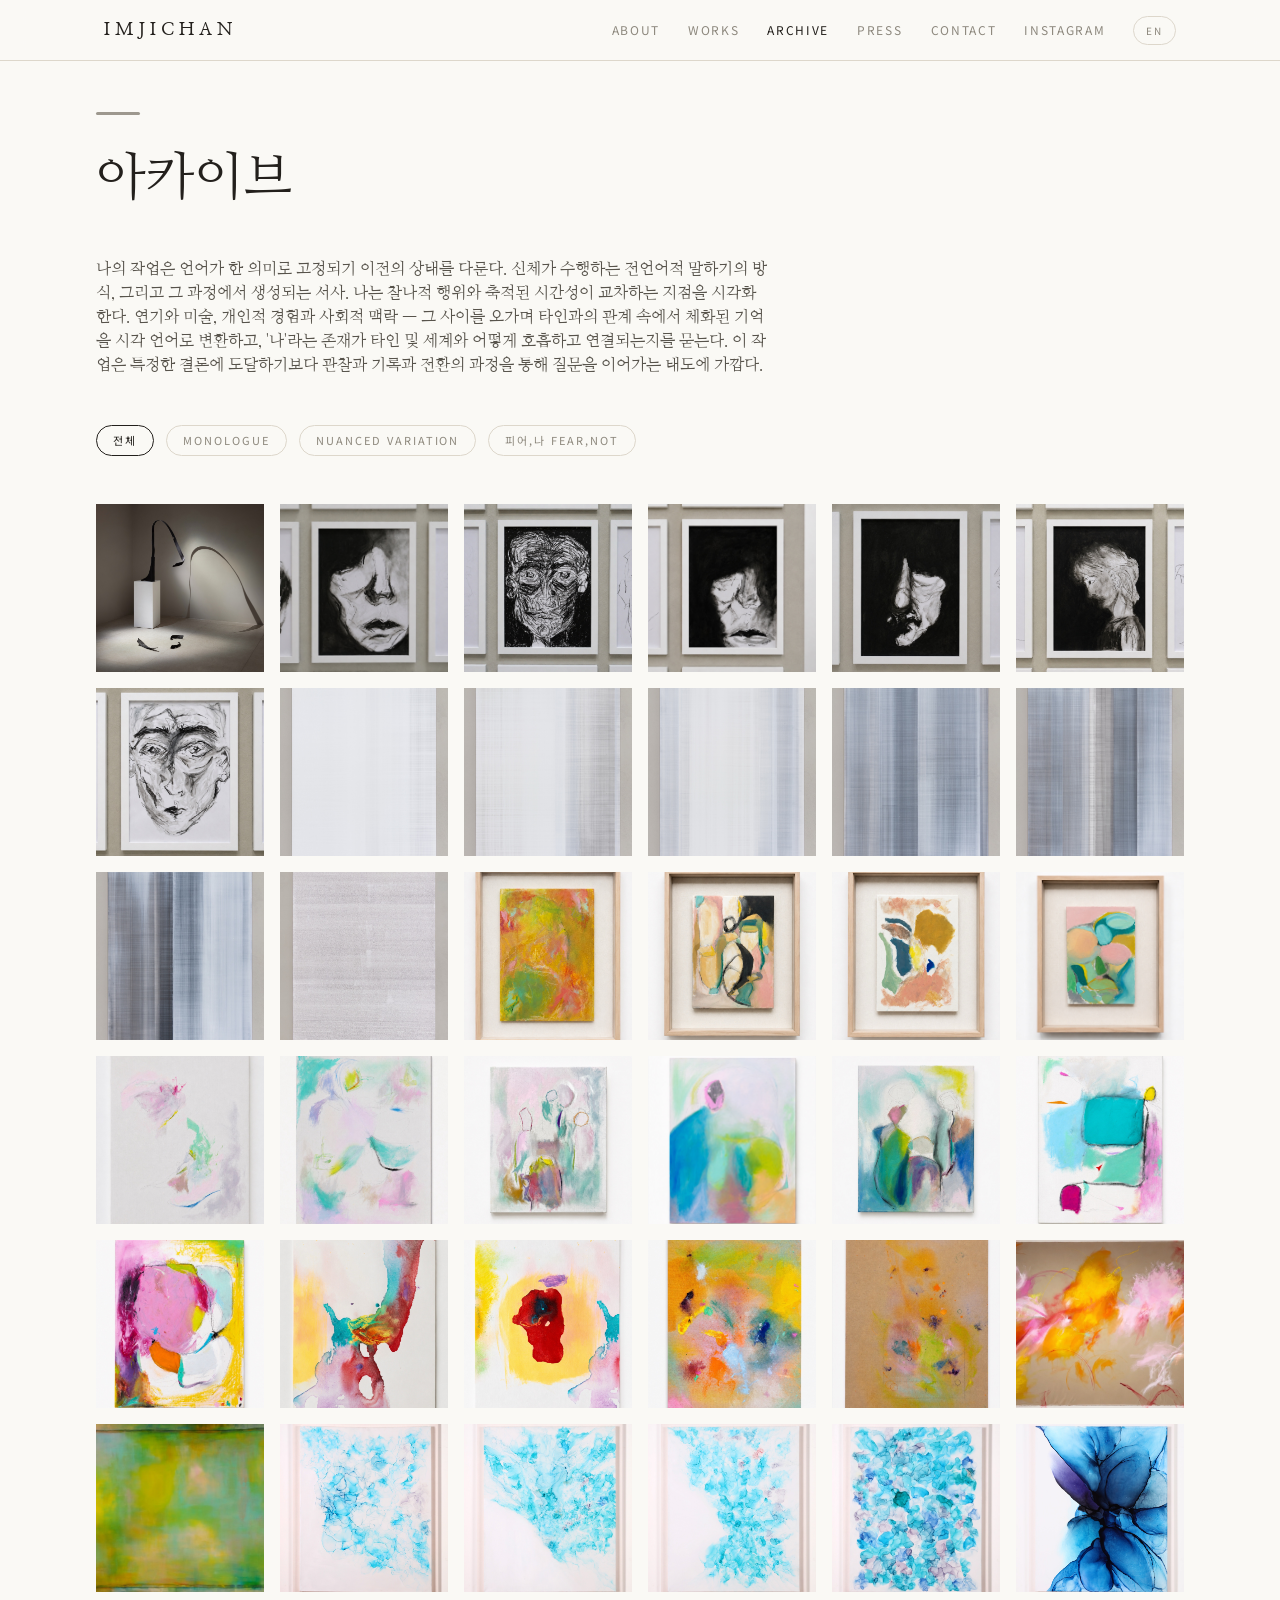
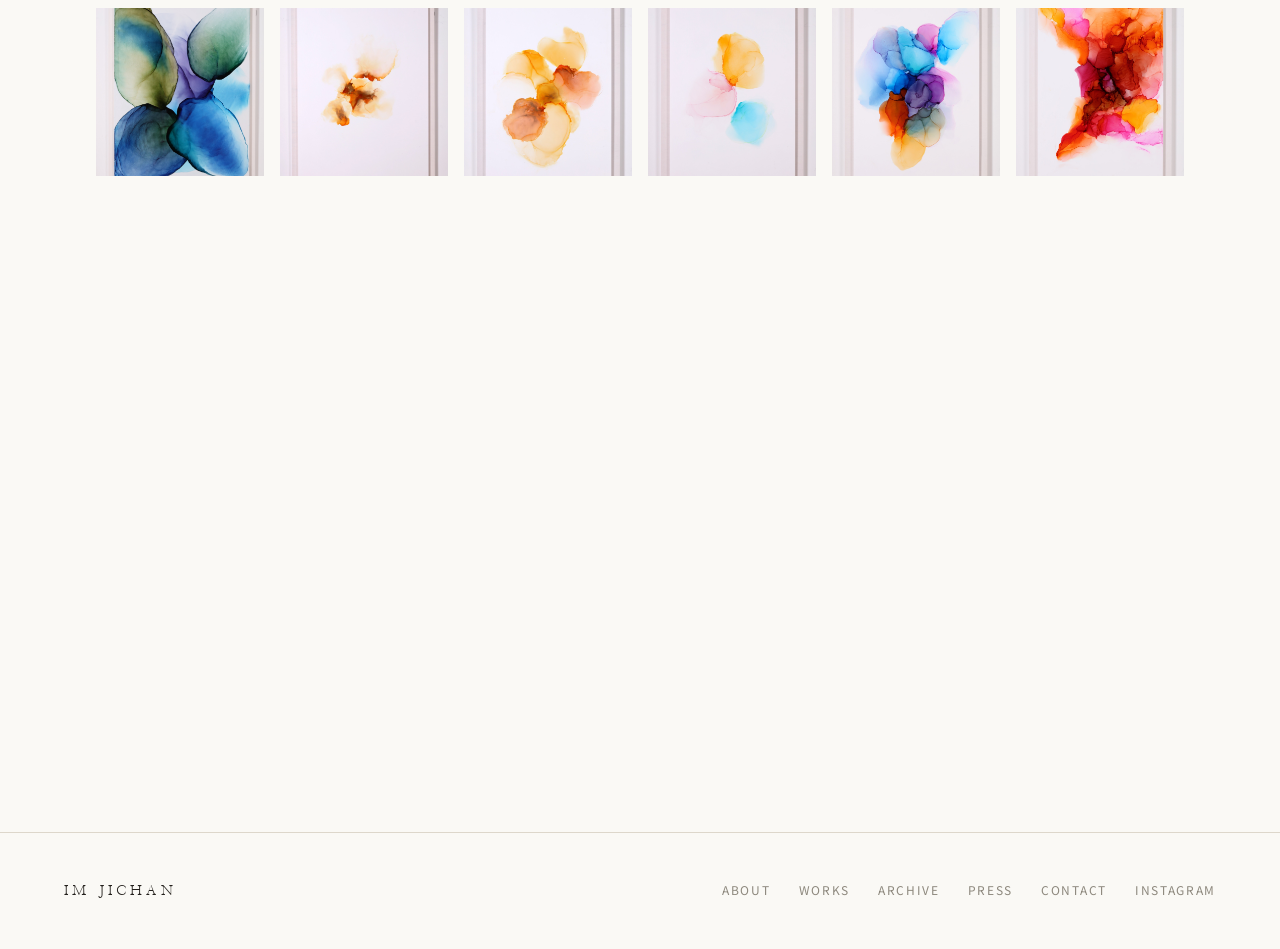
<file: archive.html>
<!DOCTYPE html><html lang="ko"><head><meta charSet="utf-8"/><meta name="viewport" content="width=device-width, initial-scale=1"/><link rel="preload" as="image" href="/images/monologue/works/being.jpg"/><link rel="preload" as="image" href="/images/monologue/works/self-portrait-1.jpg"/><link rel="preload" as="image" href="/images/monologue/works/self-portrait-2.jpg"/><link rel="preload" as="image" href="/images/monologue/works/self-portrait-3.jpg"/><link rel="preload" as="image" href="/images/monologue/works/self-portrait-4.jpg"/><link rel="preload" as="image" href="/images/monologue/works/self-portrait-5.jpg"/><link rel="preload" as="image" href="/images/monologue/works/self-portrait-6.jpg"/><link rel="preload" as="image" href="/images/monologue/works/sonnet-1.jpg"/><link rel="preload" as="image" href="/images/monologue/works/sonnet-2.jpg"/><link rel="preload" as="image" href="/images/monologue/works/sonnet-3.jpg"/><link rel="stylesheet" href="/_next/static/css/2daf47e219ad333d.css" data-precedence="next"/><link rel="preload" as="script" fetchPriority="low" href="/_next/static/chunks/webpack-68f22649503f8e75.js"/><script src="/_next/static/chunks/4bd1b696-dd9741506150f886.js" async=""></script><script src="/_next/static/chunks/684-9ecd9cce0d24d202.js" async=""></script><script src="/_next/static/chunks/main-app-3837dc91c416c51a.js" async=""></script><script src="/_next/static/chunks/493-bd80ffce848812d4.js" async=""></script><script src="/_next/static/chunks/app/layout-b49229eb6b8f2bc6.js" async=""></script><script src="/_next/static/chunks/226-955decfbb38cd18d.js" async=""></script><script src="/_next/static/chunks/app/archive/page-c8dd17f3677aa303.js" async=""></script><link rel="preload" as="image" href="/images/monologue/works/sonnet-4.jpg"/><link rel="preload" as="image" href="/images/monologue/works/sonnet-5.jpg"/><link rel="preload" as="image" href="/images/monologue/works/sonnet-6.jpg"/><link rel="preload" as="image" href="/images/monologue/works/monologue.jpg"/><link rel="preload" as="image" href="/images/nuanced-variation/works/nv-01.jpg"/><link rel="preload" as="image" href="/images/nuanced-variation/works/nv-02.jpg"/><link rel="preload" as="image" href="/images/nuanced-variation/works/nv-03.jpg"/><link rel="preload" as="image" href="/images/nuanced-variation/works/nv-04.jpg"/><link rel="preload" as="image" href="/images/nuanced-variation/works/nv-faces-4.jpg"/><link rel="preload" as="image" href="/images/nuanced-variation/works/nv-faces-3.jpg"/><link rel="preload" as="image" href="/images/nuanced-variation/works/nv-group-1.jpg"/><link rel="preload" as="image" href="/images/nuanced-variation/works/nv-group-2.jpg"/><link rel="preload" as="image" href="/images/nuanced-variation/works/nv-group-3.jpg"/><link rel="preload" as="image" href="/images/nuanced-variation/works/nv-faces-2.jpg"/><link rel="preload" as="image" href="/images/nuanced-variation/works/nv-faces-1.jpg"/><link rel="preload" as="image" href="/images/nuanced-variation/works/nv_piece1.jpg"/><link rel="preload" as="image" href="/images/nuanced-variation/works/nv_piece2.jpg"/><link rel="preload" as="image" href="/images/nuanced-variation/works/nv_piece3.jpg"/><link rel="preload" as="image" href="/images/nuanced-variation/works/nv_piece4.jpg"/><link rel="preload" as="image" href="/images/nuanced-variation/works/nv_날숨_캔버스.jpg"/><link rel="preload" as="image" href="/images/nuanced-variation/works/nv_들숨_캔버스.jpeg"/><link rel="preload" as="image" href="/images/fear-not/works/피어나_3.JPG"/><link rel="preload" as="image" href="/images/fear-not/works/피어나_2.JPG"/><link rel="preload" as="image" href="/images/fear-not/works/피어나_1.JPG"/><link rel="preload" as="image" href="/images/fear-not/works/피어나_4.JPG"/><link rel="preload" as="image" href="/images/fear-not/works/피어나_5.JPG"/><link rel="preload" as="image" href="/images/fear-not/works/피어나_11.JPG"/><link rel="preload" as="image" href="/images/fear-not/works/피어나_12.JPG"/><link rel="preload" as="image" href="/images/fear-not/works/피어나_9.JPG"/><link rel="preload" as="image" href="/images/fear-not/works/피어나_10.JPG"/><link rel="preload" as="image" href="/images/fear-not/works/피어나_7.JPG"/><link rel="preload" as="image" href="/images/fear-not/works/피어나_8.JPG"/><link rel="preload" as="image" href="/images/fear-not/works/피어나_여름.JPG"/><link rel="preload" as="image" href="/images/fear-not/works/피어나_가을.JPG"/><link rel="preload" as="image" href="/images/fear-not/works/피어나_겨울.JPG"/><link rel="preload" as="image" href="/images/fear-not/works/피어나_6.JPG"/><link rel="preload" as="image" href="/images/fear-not/works/피어나_15.JPG"/><link rel="preload" as="image" href="/images/fear-not/works/피어나_16.JPG"/><link rel="preload" as="image" href="/images/fear-not/works/피어나_14.JPG"/><link rel="preload" as="image" href="/images/fear-not/works/피어나_비상_1.JPG"/><link rel="preload" as="image" href="/images/fear-not/works/피어나_비상_2.JPG"/><link rel="preload" as="image" href="/images/fear-not/works/피어나_비상_3.JPG"/><link rel="preload" as="image" href="/images/fear-not/works/피어나_액자2.JPG"/><link rel="preload" as="image" href="/images/fear-not/works/피어나_액자1.JPG"/><link rel="preload" as="image" href="/images/fear-not/works/피어나_액자3.JPG"/><link rel="preload" as="image" href="/images/fear-not/works/피어나_목탄1.JPG"/><link rel="preload" as="image" href="/images/fear-not/works/피어나_목탄2.JPG"/><link rel="preload" as="image" href="/images/fear-not/works/피어나_목탄3.JPG"/><link rel="preload" as="image" href="/images/fear-not/works/피어나_봄.JPG"/><link rel="preload" as="image" href="/images/fear-not/works/피어나_츄잉.JPG"/><script type="application/ld+json">{"@context":"https://schema.org","@type":"Person","@id":"https://imjichan.com/#person","name":"임지찬","alternateName":["IM JICHAN","IMJICHAN-INTERMEDIA","지찬"],"givenName":"지찬","familyName":"임","jobTitle":"Visual Artist","description":"회화·영상·퍼포먼스를 오가며 흔적·물질·소멸과 잔여를 다루는 한국 현대미술 작가. 한국예술종합학교 연극원 연기과를 졸업하고, 배우로서 몸과 목소리에 축적된 시간을 작업의 재료로 삼는다. 현재 세종대학교 대학원 회화과 재학.","url":"https://imjichan.com","image":"https://imjichan.com/images/monologue/overview/overview-2.jpg","sameAs":["https://www.wikidata.org/wiki/Q22975005","https://www.instagram.com/imjichan_art","https://www.instagram.com/jichance_1001"],"knowsAbout":["회화","목탄 드로잉","퍼포먼스","영상","현대미술","인터미디어","지표(Index)","소멸-잔여","신체=공간"],"alumniOf":[{"@type":"CollegeOrUniversity","name":"한국예술종합학교","sameAs":"https://www.karts.ac.kr"},{"@type":"CollegeOrUniversity","name":"세종대학교","sameAs":"https://www.sejong.ac.kr"}],"gender":"Male","nationality":{"@type":"Country","name":"South Korea"},"birthPlace":{"@type":"Country","name":"South Korea"}}</script><title>아카이브 Archive · 임지찬 IM JICHAN</title><meta name="description" content="임지찬(IM JICHAN) 작품 아카이브 — 회화·목탄 드로잉 전작 목록. Complete archive of works by artist IM JICHAN."/><meta name="author" content="임지찬 IM JICHAN"/><meta name="keywords" content="임지찬,IM JICHAN,IMJICHAN-INTERMEDIA,인터미디어,현대미술,추상회화,목탄 드로잉,퍼포먼스,영상,contemporary art,Korean artist,intermedia"/><meta name="robots" content="index, follow, max-image-preview:large"/><link rel="canonical" href="https://imjichan.com/archive"/><meta name="google-site-verification" content="FEiHuLUxhObNZEIUn2K6_8HgjR_8qEmNF8cfycG7ap4"/><meta property="og:title" content="아카이브 Archive · 임지찬 IM JICHAN"/><meta property="og:description" content="임지찬(IM JICHAN) 작품 아카이브 — 회화·목탄 드로잉 전작 목록. Complete archive of works by artist IM JICHAN."/><meta property="og:url" content="https://imjichan.com/archive"/><meta name="twitter:card" content="summary_large_image"/><meta name="twitter:title" content="임지찬 IM JICHAN — IMJICHAN-INTERMEDIA"/><meta name="twitter:description" content=" "/><meta name="twitter:image" content="https://imjichan.com/images/monologue/overview/overview-2.jpg"/><script>document.querySelectorAll('body link[rel="icon"], body link[rel="apple-touch-icon"]').forEach(el => document.head.appendChild(el))</script><script src="/_next/static/chunks/polyfills-42372ed130431b0a.js" noModule=""></script></head><body class="font-sans antialiased bg-paper text-ink"><div hidden=""><!--$--><!--/$--></div><header class="fixed top-0 left-0 right-0 z-[100] bg-paper/90 backdrop-blur-md border-b border-hairline"><div class="absolute top-0 left-0 h-[2px] bg-ink transition-[width] duration-150 ease-linear" style="width:0%"></div><div class="max-w-6xl mx-auto flex flex-col md:flex-row md:items-center md:justify-between gap-2 md:gap-6 px-6 md:px-10 py-3 md:py-0 md:h-[60px]"><a class="font-serif text-base md:text-lg font-semibold tracking-[0.28em] uppercase hover:opacity-55 transition-opacity" href="/">IMJICHAN</a><nav class="flex flex-wrap items-center gap-x-5 gap-y-0.5 md:gap-7"><a class="text-[11px] md:text-xs tracking-[0.14em] uppercase py-1.5 md:py-0 transition-colors text-ink-3 hover:text-ink" href="/about">About</a><a class="text-[11px] md:text-xs tracking-[0.14em] uppercase py-1.5 md:py-0 transition-colors text-ink-3 hover:text-ink" href="/works">Works</a><a class="text-[11px] md:text-xs tracking-[0.14em] uppercase py-1.5 md:py-0 transition-colors text-ink" href="/archive">Archive</a><a class="text-[11px] md:text-xs tracking-[0.14em] uppercase py-1.5 md:py-0 transition-colors text-ink-3 hover:text-ink" href="/press">Press</a><a class="text-[11px] md:text-xs tracking-[0.14em] uppercase py-1.5 md:py-0 transition-colors text-ink-3 hover:text-ink" href="/contact">Contact</a><a href="https://www.instagram.com/jichance_1001" target="_blank" rel="noopener noreferrer" class="text-[11px] md:text-xs tracking-[0.14em] uppercase py-1.5 md:py-0 text-ink-3 hover:text-ink transition-colors">Instagram</a><button type="button" class="text-[10px] tracking-[0.18em] uppercase text-ink-3 border border-hairline rounded-full px-3 py-1.5 whitespace-nowrap hover:text-ink hover:border-ink transition-colors">EN</button></nav></div></header><main><div class="min-h-screen pt-28 pb-24 md:pb-10 px-6 md:px-16 lg:px-24"><div class="max-w-6xl mx-auto"><div class="mb-14"><span class="block w-11 h-[3px] rounded-sm mb-6 opacity-85" style="background:#8d887d"></span><h1 class="font-serif font-medium text-[clamp(30px,4.6vw,52px)] mb-3">아카이브</h1></div><p class="-mt-4 mb-12 max-w-2xl font-serif text-sm md:text-base leading-[2] text-ink-2 whitespace-pre-line">나의 작업은 언어가 한 의미로 고정되기 이전의 상태를 다룬다. 신체가 수행하는 전언어적 말하기의 방식, 그리고 그 과정에서 생성되는 서사. 나는 찰나적 행위와 축적된 시간성이 교차하는 지점을 시각화한다. 연기와 미술, 개인적 경험과 사회적 맥락 — 그 사이를 오가며 타인과의 관계 속에서 체화된 기억을 시각 언어로 변환하고, &#x27;나&#x27;라는 존재가 타인 및 세계와 어떻게 호흡하고 연결되는지를 묻는다. 이 작업은 특정한 결론에 도달하기보다 관찰과 기록과 전환의 과정을 통해 질문을 이어가는 태도에 가깝다.</p><div class="flex flex-wrap gap-3 mb-12"><button class="text-[11px] tracking-[0.18em] uppercase border rounded-full px-4 py-1.5 transition-colors border-ink text-ink">전체</button><button class="text-[11px] tracking-[0.18em] uppercase border rounded-full px-4 py-1.5 transition-colors border-hairline text-ink-3 hover:text-ink">Monologue</button><button class="text-[11px] tracking-[0.18em] uppercase border rounded-full px-4 py-1.5 transition-colors border-hairline text-ink-3 hover:text-ink">Nuanced Variation</button><button class="text-[11px] tracking-[0.18em] uppercase border rounded-full px-4 py-1.5 transition-colors border-hairline text-ink-3 hover:text-ink">피어,나 FEAR,NOT</button></div><div class="grid grid-cols-4 md:grid-cols-6 gap-2 md:gap-4 mb-16"><div class="transition-[opacity,transform] duration-[600ms] ease-[cubic-bezier(0.22,0.6,0.2,1)] opacity-0 translate-y-[12px] " style="transition-delay:0ms"><button data-lightbox="true" class="group bg-wall overflow-hidden text-left w-full aspect-square block"><img src="/images/monologue/works/being.jpg" alt="Be+ing" class="w-full h-full object-cover group-hover:opacity-90 transition-opacity duration-300"/></button></div><div class="transition-[opacity,transform] duration-[600ms] ease-[cubic-bezier(0.22,0.6,0.2,1)] opacity-0 translate-y-[12px] " style="transition-delay:60ms"><button data-lightbox="true" class="group bg-wall overflow-hidden text-left w-full aspect-square block"><img src="/images/monologue/works/self-portrait-1.jpg" alt="자화상 1" class="w-full h-full object-cover group-hover:opacity-90 transition-opacity duration-300"/></button></div><div class="transition-[opacity,transform] duration-[600ms] ease-[cubic-bezier(0.22,0.6,0.2,1)] opacity-0 translate-y-[12px] " style="transition-delay:120ms"><button data-lightbox="true" class="group bg-wall overflow-hidden text-left w-full aspect-square block"><img src="/images/monologue/works/self-portrait-2.jpg" alt="자화상 2" class="w-full h-full object-cover group-hover:opacity-90 transition-opacity duration-300"/></button></div><div class="transition-[opacity,transform] duration-[600ms] ease-[cubic-bezier(0.22,0.6,0.2,1)] opacity-0 translate-y-[12px] " style="transition-delay:180ms"><button data-lightbox="true" class="group bg-wall overflow-hidden text-left w-full aspect-square block"><img src="/images/monologue/works/self-portrait-3.jpg" alt="자화상 3" class="w-full h-full object-cover group-hover:opacity-90 transition-opacity duration-300"/></button></div><div class="transition-[opacity,transform] duration-[600ms] ease-[cubic-bezier(0.22,0.6,0.2,1)] opacity-0 translate-y-[12px] " style="transition-delay:240ms"><button data-lightbox="true" class="group bg-wall overflow-hidden text-left w-full aspect-square block"><img src="/images/monologue/works/self-portrait-4.jpg" alt="자화상 4" class="w-full h-full object-cover group-hover:opacity-90 transition-opacity duration-300"/></button></div><div class="transition-[opacity,transform] duration-[600ms] ease-[cubic-bezier(0.22,0.6,0.2,1)] opacity-0 translate-y-[12px] " style="transition-delay:300ms"><button data-lightbox="true" class="group bg-wall overflow-hidden text-left w-full aspect-square block"><img src="/images/monologue/works/self-portrait-5.jpg" alt="자화상 5" class="w-full h-full object-cover group-hover:opacity-90 transition-opacity duration-300"/></button></div><div class="transition-[opacity,transform] duration-[600ms] ease-[cubic-bezier(0.22,0.6,0.2,1)] opacity-0 translate-y-[12px] " style="transition-delay:360ms"><button data-lightbox="true" class="group bg-wall overflow-hidden text-left w-full aspect-square block"><img src="/images/monologue/works/self-portrait-6.jpg" alt="자화상 6" class="w-full h-full object-cover group-hover:opacity-90 transition-opacity duration-300"/></button></div><div class="transition-[opacity,transform] duration-[600ms] ease-[cubic-bezier(0.22,0.6,0.2,1)] opacity-0 translate-y-[12px] " style="transition-delay:420ms"><button data-lightbox="true" class="group bg-wall overflow-hidden text-left w-full aspect-square block"><img src="/images/monologue/works/sonnet-1.jpg" alt="Sonnet 1" class="w-full h-full object-cover group-hover:opacity-90 transition-opacity duration-300"/></button></div><div class="transition-[opacity,transform] duration-[600ms] ease-[cubic-bezier(0.22,0.6,0.2,1)] opacity-0 translate-y-[12px] " style="transition-delay:0ms"><button data-lightbox="true" class="group bg-wall overflow-hidden text-left w-full aspect-square block"><img src="/images/monologue/works/sonnet-2.jpg" alt="Sonnet 2" class="w-full h-full object-cover group-hover:opacity-90 transition-opacity duration-300"/></button></div><div class="transition-[opacity,transform] duration-[600ms] ease-[cubic-bezier(0.22,0.6,0.2,1)] opacity-0 translate-y-[12px] " style="transition-delay:60ms"><button data-lightbox="true" class="group bg-wall overflow-hidden text-left w-full aspect-square block"><img src="/images/monologue/works/sonnet-3.jpg" alt="Sonnet 3" class="w-full h-full object-cover group-hover:opacity-90 transition-opacity duration-300"/></button></div><div class="transition-[opacity,transform] duration-[600ms] ease-[cubic-bezier(0.22,0.6,0.2,1)] opacity-0 translate-y-[12px] " style="transition-delay:120ms"><button data-lightbox="true" class="group bg-wall overflow-hidden text-left w-full aspect-square block"><img src="/images/monologue/works/sonnet-4.jpg" alt="Sonnet 4" class="w-full h-full object-cover group-hover:opacity-90 transition-opacity duration-300"/></button></div><div class="transition-[opacity,transform] duration-[600ms] ease-[cubic-bezier(0.22,0.6,0.2,1)] opacity-0 translate-y-[12px] " style="transition-delay:180ms"><button data-lightbox="true" class="group bg-wall overflow-hidden text-left w-full aspect-square block"><img src="/images/monologue/works/sonnet-5.jpg" alt="Sonnet 5" class="w-full h-full object-cover group-hover:opacity-90 transition-opacity duration-300"/></button></div><div class="transition-[opacity,transform] duration-[600ms] ease-[cubic-bezier(0.22,0.6,0.2,1)] opacity-0 translate-y-[12px] " style="transition-delay:240ms"><button data-lightbox="true" class="group bg-wall overflow-hidden text-left w-full aspect-square block"><img src="/images/monologue/works/sonnet-6.jpg" alt="Sonnet 6" class="w-full h-full object-cover group-hover:opacity-90 transition-opacity duration-300"/></button></div><div class="transition-[opacity,transform] duration-[600ms] ease-[cubic-bezier(0.22,0.6,0.2,1)] opacity-0 translate-y-[12px] " style="transition-delay:300ms"><button data-lightbox="true" class="group bg-wall overflow-hidden text-left w-full aspect-square block"><img src="/images/monologue/works/monologue.jpg" alt="Monologue" class="w-full h-full object-cover group-hover:opacity-90 transition-opacity duration-300"/></button></div><div class="transition-[opacity,transform] duration-[600ms] ease-[cubic-bezier(0.22,0.6,0.2,1)] opacity-0 translate-y-[12px] " style="transition-delay:360ms"><button data-lightbox="true" class="group bg-wall overflow-hidden text-left w-full aspect-square block"><img src="/images/nuanced-variation/works/nv-01.jpg" alt="물듦" class="w-full h-full object-cover group-hover:opacity-90 transition-opacity duration-300"/></button></div><div class="transition-[opacity,transform] duration-[600ms] ease-[cubic-bezier(0.22,0.6,0.2,1)] opacity-0 translate-y-[12px] " style="transition-delay:420ms"><button data-lightbox="true" class="group bg-wall overflow-hidden text-left w-full aspect-square block"><img src="/images/nuanced-variation/works/nv-02.jpg" alt="표정의 조각들" class="w-full h-full object-cover group-hover:opacity-90 transition-opacity duration-300"/></button></div><div class="transition-[opacity,transform] duration-[600ms] ease-[cubic-bezier(0.22,0.6,0.2,1)] opacity-0 translate-y-[12px] " style="transition-delay:0ms"><button data-lightbox="true" class="group bg-wall overflow-hidden text-left w-full aspect-square block"><img src="/images/nuanced-variation/works/nv-03.jpg" alt="군상 3" class="w-full h-full object-cover group-hover:opacity-90 transition-opacity duration-300"/></button></div><div class="transition-[opacity,transform] duration-[600ms] ease-[cubic-bezier(0.22,0.6,0.2,1)] opacity-0 translate-y-[12px] " style="transition-delay:60ms"><button data-lightbox="true" class="group bg-wall overflow-hidden text-left w-full aspect-square block"><img src="/images/nuanced-variation/works/nv-04.jpg" alt="얼굴들" class="w-full h-full object-cover group-hover:opacity-90 transition-opacity duration-300"/></button></div><div class="transition-[opacity,transform] duration-[600ms] ease-[cubic-bezier(0.22,0.6,0.2,1)] opacity-0 translate-y-[12px] " style="transition-delay:120ms"><button data-lightbox="true" class="group bg-wall overflow-hidden text-left w-full aspect-square block"><img src="/images/nuanced-variation/works/nv-faces-4.jpg" alt="표정" class="w-full h-full object-cover group-hover:opacity-90 transition-opacity duration-300"/></button></div><div class="transition-[opacity,transform] duration-[600ms] ease-[cubic-bezier(0.22,0.6,0.2,1)] opacity-0 translate-y-[12px] " style="transition-delay:180ms"><button data-lightbox="true" class="group bg-wall overflow-hidden text-left w-full aspect-square block"><img src="/images/nuanced-variation/works/nv-faces-3.jpg" alt="표정들" class="w-full h-full object-cover group-hover:opacity-90 transition-opacity duration-300"/></button></div><div class="transition-[opacity,transform] duration-[600ms] ease-[cubic-bezier(0.22,0.6,0.2,1)] opacity-0 translate-y-[12px] " style="transition-delay:240ms"><button data-lightbox="true" class="group bg-wall overflow-hidden text-left w-full aspect-square block"><img src="/images/nuanced-variation/works/nv-group-1.jpg" alt="군상 1" class="w-full h-full object-cover group-hover:opacity-90 transition-opacity duration-300"/></button></div><div class="transition-[opacity,transform] duration-[600ms] ease-[cubic-bezier(0.22,0.6,0.2,1)] opacity-0 translate-y-[12px] " style="transition-delay:300ms"><button data-lightbox="true" class="group bg-wall overflow-hidden text-left w-full aspect-square block"><img src="/images/nuanced-variation/works/nv-group-2.jpg" alt="군상 2" class="w-full h-full object-cover group-hover:opacity-90 transition-opacity duration-300"/></button></div><div class="transition-[opacity,transform] duration-[600ms] ease-[cubic-bezier(0.22,0.6,0.2,1)] opacity-0 translate-y-[12px] " style="transition-delay:360ms"><button data-lightbox="true" class="group bg-wall overflow-hidden text-left w-full aspect-square block"><img src="/images/nuanced-variation/works/nv-group-3.jpg" alt="얼굴들 3" class="w-full h-full object-cover group-hover:opacity-90 transition-opacity duration-300"/></button></div><div class="transition-[opacity,transform] duration-[600ms] ease-[cubic-bezier(0.22,0.6,0.2,1)] opacity-0 translate-y-[12px] " style="transition-delay:420ms"><button data-lightbox="true" class="group bg-wall overflow-hidden text-left w-full aspect-square block"><img src="/images/nuanced-variation/works/nv-faces-2.jpg" alt="얼굴들 2" class="w-full h-full object-cover group-hover:opacity-90 transition-opacity duration-300"/></button></div><div class="transition-[opacity,transform] duration-[600ms] ease-[cubic-bezier(0.22,0.6,0.2,1)] opacity-0 translate-y-[12px] " style="transition-delay:0ms"><button data-lightbox="true" class="group bg-wall overflow-hidden text-left w-full aspect-square block"><img src="/images/nuanced-variation/works/nv-faces-1.jpg" alt="얼굴들 1" class="w-full h-full object-cover group-hover:opacity-90 transition-opacity duration-300"/></button></div><div class="transition-[opacity,transform] duration-[600ms] ease-[cubic-bezier(0.22,0.6,0.2,1)] opacity-0 translate-y-[12px] " style="transition-delay:60ms"><button data-lightbox="true" class="group bg-wall overflow-hidden text-left w-full aspect-square block"><img src="/images/nuanced-variation/works/nv_piece1.jpg" alt="피스 1" class="w-full h-full object-cover group-hover:opacity-90 transition-opacity duration-300"/></button></div><div class="transition-[opacity,transform] duration-[600ms] ease-[cubic-bezier(0.22,0.6,0.2,1)] opacity-0 translate-y-[12px] " style="transition-delay:120ms"><button data-lightbox="true" class="group bg-wall overflow-hidden text-left w-full aspect-square block"><img src="/images/nuanced-variation/works/nv_piece2.jpg" alt="피스 2" class="w-full h-full object-cover group-hover:opacity-90 transition-opacity duration-300"/></button></div><div class="transition-[opacity,transform] duration-[600ms] ease-[cubic-bezier(0.22,0.6,0.2,1)] opacity-0 translate-y-[12px] " style="transition-delay:180ms"><button data-lightbox="true" class="group bg-wall overflow-hidden text-left w-full aspect-square block"><img src="/images/nuanced-variation/works/nv_piece3.jpg" alt="피스 3" class="w-full h-full object-cover group-hover:opacity-90 transition-opacity duration-300"/></button></div><div class="transition-[opacity,transform] duration-[600ms] ease-[cubic-bezier(0.22,0.6,0.2,1)] opacity-0 translate-y-[12px] " style="transition-delay:240ms"><button data-lightbox="true" class="group bg-wall overflow-hidden text-left w-full aspect-square block"><img src="/images/nuanced-variation/works/nv_piece4.jpg" alt="피스 4" class="w-full h-full object-cover group-hover:opacity-90 transition-opacity duration-300"/></button></div><div class="transition-[opacity,transform] duration-[600ms] ease-[cubic-bezier(0.22,0.6,0.2,1)] opacity-0 translate-y-[12px] " style="transition-delay:300ms"><button data-lightbox="true" class="group bg-wall overflow-hidden text-left w-full aspect-square block"><img src="/images/nuanced-variation/works/nv_날숨_캔버스.jpg" alt="날숨" class="w-full h-full object-cover group-hover:opacity-90 transition-opacity duration-300"/></button></div><div class="transition-[opacity,transform] duration-[600ms] ease-[cubic-bezier(0.22,0.6,0.2,1)] opacity-0 translate-y-[12px] " style="transition-delay:360ms"><button data-lightbox="true" class="group bg-wall overflow-hidden text-left w-full aspect-square block"><img src="/images/nuanced-variation/works/nv_들숨_캔버스.jpeg" alt="들숨" class="w-full h-full object-cover group-hover:opacity-90 transition-opacity duration-300"/></button></div><div class="transition-[opacity,transform] duration-[600ms] ease-[cubic-bezier(0.22,0.6,0.2,1)] opacity-0 translate-y-[12px] " style="transition-delay:420ms"><button data-lightbox="true" class="group bg-wall overflow-hidden text-left w-full aspect-square block"><img src="/images/fear-not/works/피어나_3.JPG" alt="훨훨" class="w-full h-full object-cover group-hover:opacity-90 transition-opacity duration-300"/></button></div><div class="transition-[opacity,transform] duration-[600ms] ease-[cubic-bezier(0.22,0.6,0.2,1)] opacity-0 translate-y-[12px] " style="transition-delay:0ms"><button data-lightbox="true" class="group bg-wall overflow-hidden text-left w-full aspect-square block"><img src="/images/fear-not/works/피어나_2.JPG" alt="훨훨" class="w-full h-full object-cover group-hover:opacity-90 transition-opacity duration-300"/></button></div><div class="transition-[opacity,transform] duration-[600ms] ease-[cubic-bezier(0.22,0.6,0.2,1)] opacity-0 translate-y-[12px] " style="transition-delay:60ms"><button data-lightbox="true" class="group bg-wall overflow-hidden text-left w-full aspect-square block"><img src="/images/fear-not/works/피어나_1.JPG" alt="훨훨" class="w-full h-full object-cover group-hover:opacity-90 transition-opacity duration-300"/></button></div><div class="transition-[opacity,transform] duration-[600ms] ease-[cubic-bezier(0.22,0.6,0.2,1)] opacity-0 translate-y-[12px] " style="transition-delay:120ms"><button data-lightbox="true" class="group bg-wall overflow-hidden text-left w-full aspect-square block"><img src="/images/fear-not/works/피어나_4.JPG" alt="nixflos" class="w-full h-full object-cover group-hover:opacity-90 transition-opacity duration-300"/></button></div><div class="transition-[opacity,transform] duration-[600ms] ease-[cubic-bezier(0.22,0.6,0.2,1)] opacity-0 translate-y-[12px] " style="transition-delay:180ms"><button data-lightbox="true" class="group bg-wall overflow-hidden text-left w-full aspect-square block"><img src="/images/fear-not/works/피어나_5.JPG" alt="나" class="w-full h-full object-cover group-hover:opacity-90 transition-opacity duration-300"/></button></div><div class="transition-[opacity,transform] duration-[600ms] ease-[cubic-bezier(0.22,0.6,0.2,1)] opacity-0 translate-y-[12px] " style="transition-delay:240ms"><button data-lightbox="true" class="group bg-wall overflow-hidden text-left w-full aspect-square block"><img src="/images/fear-not/works/피어나_11.JPG" alt="FORTUNE" class="w-full h-full object-cover group-hover:opacity-90 transition-opacity duration-300"/></button></div><div class="transition-[opacity,transform] duration-[600ms] ease-[cubic-bezier(0.22,0.6,0.2,1)] opacity-0 translate-y-[12px] " style="transition-delay:300ms"><button data-lightbox="true" class="group bg-wall overflow-hidden text-left w-full aspect-square block"><img src="/images/fear-not/works/피어나_12.JPG" alt="밀알" class="w-full h-full object-cover group-hover:opacity-90 transition-opacity duration-300"/></button></div><div class="transition-[opacity,transform] duration-[600ms] ease-[cubic-bezier(0.22,0.6,0.2,1)] opacity-0 translate-y-[12px] " style="transition-delay:360ms"><button data-lightbox="true" class="group bg-wall overflow-hidden text-left w-full aspect-square block"><img src="/images/fear-not/works/피어나_9.JPG" alt="밀알" class="w-full h-full object-cover group-hover:opacity-90 transition-opacity duration-300"/></button></div><div class="transition-[opacity,transform] duration-[600ms] ease-[cubic-bezier(0.22,0.6,0.2,1)] opacity-0 translate-y-[12px] " style="transition-delay:420ms"><button data-lightbox="true" class="group bg-wall overflow-hidden text-left w-full aspect-square block"><img src="/images/fear-not/works/피어나_10.JPG" alt="밀알" class="w-full h-full object-cover group-hover:opacity-90 transition-opacity duration-300"/></button></div><div class="transition-[opacity,transform] duration-[600ms] ease-[cubic-bezier(0.22,0.6,0.2,1)] opacity-0 translate-y-[12px] " style="transition-delay:0ms"><button data-lightbox="true" class="group bg-wall overflow-hidden text-left w-full aspect-square block"><img src="/images/fear-not/works/피어나_7.JPG" alt="밀알" class="w-full h-full object-cover group-hover:opacity-90 transition-opacity duration-300"/></button></div><div class="transition-[opacity,transform] duration-[600ms] ease-[cubic-bezier(0.22,0.6,0.2,1)] opacity-0 translate-y-[12px] " style="transition-delay:60ms"><button data-lightbox="true" class="group bg-wall overflow-hidden text-left w-full aspect-square block"><img src="/images/fear-not/works/피어나_8.JPG" alt="사유" class="w-full h-full object-cover group-hover:opacity-90 transition-opacity duration-300"/></button></div><div class="transition-[opacity,transform] duration-[600ms] ease-[cubic-bezier(0.22,0.6,0.2,1)] opacity-0 translate-y-[12px] " style="transition-delay:120ms"><button data-lightbox="true" class="group bg-wall overflow-hidden text-left w-full aspect-square block"><img src="/images/fear-not/works/피어나_여름.JPG" alt="nixflos (여름)" class="w-full h-full object-cover group-hover:opacity-90 transition-opacity duration-300"/></button></div><div class="transition-[opacity,transform] duration-[600ms] ease-[cubic-bezier(0.22,0.6,0.2,1)] opacity-0 translate-y-[12px] " style="transition-delay:180ms"><button data-lightbox="true" class="group bg-wall overflow-hidden text-left w-full aspect-square block"><img src="/images/fear-not/works/피어나_가을.JPG" alt="nixflos (가을)" class="w-full h-full object-cover group-hover:opacity-90 transition-opacity duration-300"/></button></div><div class="transition-[opacity,transform] duration-[600ms] ease-[cubic-bezier(0.22,0.6,0.2,1)] opacity-0 translate-y-[12px] " style="transition-delay:240ms"><button data-lightbox="true" class="group bg-wall overflow-hidden text-left w-full aspect-square block"><img src="/images/fear-not/works/피어나_겨울.JPG" alt="nixflos (겨울)" class="w-full h-full object-cover group-hover:opacity-90 transition-opacity duration-300"/></button></div><div class="transition-[opacity,transform] duration-[600ms] ease-[cubic-bezier(0.22,0.6,0.2,1)] opacity-0 translate-y-[12px] " style="transition-delay:300ms"><button data-lightbox="true" class="group bg-wall overflow-hidden text-left w-full aspect-square block"><img src="/images/fear-not/works/피어나_6.JPG" alt="nixflos" class="w-full h-full object-cover group-hover:opacity-90 transition-opacity duration-300"/></button></div><div class="transition-[opacity,transform] duration-[600ms] ease-[cubic-bezier(0.22,0.6,0.2,1)] opacity-0 translate-y-[12px] " style="transition-delay:360ms"><button data-lightbox="true" class="group bg-wall overflow-hidden text-left w-full aspect-square block"><img src="/images/fear-not/works/피어나_15.JPG" alt="파동" class="w-full h-full object-cover group-hover:opacity-90 transition-opacity duration-300"/></button></div><div class="transition-[opacity,transform] duration-[600ms] ease-[cubic-bezier(0.22,0.6,0.2,1)] opacity-0 translate-y-[12px] " style="transition-delay:420ms"><button data-lightbox="true" class="group bg-wall overflow-hidden text-left w-full aspect-square block"><img src="/images/fear-not/works/피어나_16.JPG" alt="파동" class="w-full h-full object-cover group-hover:opacity-90 transition-opacity duration-300"/></button></div><div class="transition-[opacity,transform] duration-[600ms] ease-[cubic-bezier(0.22,0.6,0.2,1)] opacity-0 translate-y-[12px] " style="transition-delay:0ms"><button data-lightbox="true" class="group bg-wall overflow-hidden text-left w-full aspect-square block"><img src="/images/fear-not/works/피어나_14.JPG" alt="감화" class="w-full h-full object-cover group-hover:opacity-90 transition-opacity duration-300"/></button></div><div class="transition-[opacity,transform] duration-[600ms] ease-[cubic-bezier(0.22,0.6,0.2,1)] opacity-0 translate-y-[12px] " style="transition-delay:60ms"><button data-lightbox="true" class="group bg-wall overflow-hidden text-left w-full aspect-square block"><img src="/images/fear-not/works/피어나_비상_1.JPG" alt="비상" class="w-full h-full object-cover group-hover:opacity-90 transition-opacity duration-300"/></button></div><div class="transition-[opacity,transform] duration-[600ms] ease-[cubic-bezier(0.22,0.6,0.2,1)] opacity-0 translate-y-[12px] " style="transition-delay:120ms"><button data-lightbox="true" class="group bg-wall overflow-hidden text-left w-full aspect-square block"><img src="/images/fear-not/works/피어나_비상_2.JPG" alt="비상" class="w-full h-full object-cover group-hover:opacity-90 transition-opacity duration-300"/></button></div><div class="transition-[opacity,transform] duration-[600ms] ease-[cubic-bezier(0.22,0.6,0.2,1)] opacity-0 translate-y-[12px] " style="transition-delay:180ms"><button data-lightbox="true" class="group bg-wall overflow-hidden text-left w-full aspect-square block"><img src="/images/fear-not/works/피어나_비상_3.JPG" alt="비상" class="w-full h-full object-cover group-hover:opacity-90 transition-opacity duration-300"/></button></div><div class="transition-[opacity,transform] duration-[600ms] ease-[cubic-bezier(0.22,0.6,0.2,1)] opacity-0 translate-y-[12px] " style="transition-delay:240ms"><button data-lightbox="true" class="group bg-wall overflow-hidden text-left w-full aspect-square block"><img src="/images/fear-not/works/피어나_액자2.JPG" alt="Maurice Vesselle" class="w-full h-full object-cover group-hover:opacity-90 transition-opacity duration-300"/></button></div><div class="transition-[opacity,transform] duration-[600ms] ease-[cubic-bezier(0.22,0.6,0.2,1)] opacity-0 translate-y-[12px] " style="transition-delay:300ms"><button data-lightbox="true" class="group bg-wall overflow-hidden text-left w-full aspect-square block"><img src="/images/fear-not/works/피어나_액자1.JPG" alt="Dufouleur Frere" class="w-full h-full object-cover group-hover:opacity-90 transition-opacity duration-300"/></button></div><div class="transition-[opacity,transform] duration-[600ms] ease-[cubic-bezier(0.22,0.6,0.2,1)] opacity-0 translate-y-[12px] " style="transition-delay:360ms"><button data-lightbox="true" class="group bg-wall overflow-hidden text-left w-full aspect-square block"><img src="/images/fear-not/works/피어나_액자3.JPG" alt="collery" class="w-full h-full object-cover group-hover:opacity-90 transition-opacity duration-300"/></button></div><div class="transition-[opacity,transform] duration-[600ms] ease-[cubic-bezier(0.22,0.6,0.2,1)] opacity-0 translate-y-[12px] " style="transition-delay:420ms"><button data-lightbox="true" class="group bg-wall overflow-hidden text-left w-full aspect-square block"><img src="/images/fear-not/works/피어나_목탄1.JPG" alt="목탄 1" class="w-full h-full object-cover group-hover:opacity-90 transition-opacity duration-300"/></button></div><div class="transition-[opacity,transform] duration-[600ms] ease-[cubic-bezier(0.22,0.6,0.2,1)] opacity-0 translate-y-[12px] " style="transition-delay:0ms"><button data-lightbox="true" class="group bg-wall overflow-hidden text-left w-full aspect-square block"><img src="/images/fear-not/works/피어나_목탄2.JPG" alt="훨훨" class="w-full h-full object-cover group-hover:opacity-90 transition-opacity duration-300"/></button></div><div class="transition-[opacity,transform] duration-[600ms] ease-[cubic-bezier(0.22,0.6,0.2,1)] opacity-0 translate-y-[12px] " style="transition-delay:60ms"><button data-lightbox="true" class="group bg-wall overflow-hidden text-left w-full aspect-square block"><img src="/images/fear-not/works/피어나_목탄3.JPG" alt="목탄 3" class="w-full h-full object-cover group-hover:opacity-90 transition-opacity duration-300"/></button></div><div class="transition-[opacity,transform] duration-[600ms] ease-[cubic-bezier(0.22,0.6,0.2,1)] opacity-0 translate-y-[12px] " style="transition-delay:120ms"><button data-lightbox="true" class="group bg-wall overflow-hidden text-left w-full aspect-square block"><img src="/images/fear-not/works/피어나_봄.JPG" alt="nixflos (봄)" class="w-full h-full object-cover group-hover:opacity-90 transition-opacity duration-300"/></button></div><div class="transition-[opacity,transform] duration-[600ms] ease-[cubic-bezier(0.22,0.6,0.2,1)] opacity-0 translate-y-[12px] " style="transition-delay:180ms"><button data-lightbox="true" class="group bg-wall overflow-hidden text-left w-full aspect-square block"><img src="/images/fear-not/works/피어나_츄잉.JPG" alt="nixflos" class="w-full h-full object-cover group-hover:opacity-90 transition-opacity duration-300"/></button></div></div></div></div><!--$--><!--/$--></main><footer class="border-t border-hairline py-12 px-6 md:px-16 text-ink-3 text-xs"><div class="max-w-6xl mx-auto flex flex-wrap items-baseline justify-between gap-4"><span class="font-serif text-sm tracking-[0.3em] uppercase text-ink">IM JICHAN</span><nav class="flex flex-wrap gap-x-7 gap-y-2"><a class="uppercase tracking-[0.14em] hover:text-ink transition-colors" href="/about">About</a><a class="uppercase tracking-[0.14em] hover:text-ink transition-colors" href="/works">Works</a><a class="uppercase tracking-[0.14em] hover:text-ink transition-colors" href="/archive">Archive</a><a class="uppercase tracking-[0.14em] hover:text-ink transition-colors" href="/press">Press</a><a class="uppercase tracking-[0.14em] hover:text-ink transition-colors" href="/contact">Contact</a><a href="https://www.instagram.com/jichance_1001" target="_blank" rel="noopener noreferrer" class="uppercase tracking-[0.14em] hover:text-ink transition-colors">Instagram</a></nav></div></footer><script src="/_next/static/chunks/webpack-68f22649503f8e75.js" async=""></script><script>(self.__next_f=self.__next_f||[]).push([0])</script><script>self.__next_f.push([1,"1:\"$Sreact.fragment\"\n2:I[7618,[\"493\",\"static/chunks/493-bd80ffce848812d4.js\",\"177\",\"static/chunks/app/layout-b49229eb6b8f2bc6.js\"],\"LangProvider\"]\n3:I[3310,[\"493\",\"static/chunks/493-bd80ffce848812d4.js\",\"177\",\"static/chunks/app/layout-b49229eb6b8f2bc6.js\"],\"default\"]\n4:I[7555,[],\"\"]\n5:I[1295,[],\"\"]\n6:I[9010,[\"493\",\"static/chunks/493-bd80ffce848812d4.js\",\"177\",\"static/chunks/app/layout-b49229eb6b8f2bc6.js\"],\"default\"]\n7:I[894,[],\"ClientPageRoot\"]\n8:I[1540,[\"226\",\"static/chunks/226-955decfbb38cd18d.js\",\"635\",\"static/chunks/app/archive/page-c8dd17f3677aa303.js\"],\"default\"]\nb:I[9665,[],\"OutletBoundary\"]\ne:I[4911,[],\"AsyncMetadataOutlet\"]\n10:I[9665,[],\"ViewportBoundary\"]\n12:I[9665,[],\"MetadataBoundary\"]\n14:I[6614,[],\"\"]\n:HL[\"/_next/static/css/2daf47e219ad333d.css\",\"style\"]\n"])</script><script>self.__next_f.push([1,"0:{\"P\":null,\"b\":\"5yjJ45k2K8APQaXloBwwY\",\"p\":\"\",\"c\":[\"\",\"archive\"],\"i\":false,\"f\":[[[\"\",{\"children\":[\"archive\",{\"children\":[\"__PAGE__\",{}]}]},\"$undefined\",\"$undefined\",true],[\"\",[\"$\",\"$1\",\"c\",{\"children\":[[[\"$\",\"link\",\"0\",{\"rel\":\"stylesheet\",\"href\":\"/_next/static/css/2daf47e219ad333d.css\",\"precedence\":\"next\",\"crossOrigin\":\"$undefined\",\"nonce\":\"$undefined\"}]],[\"$\",\"html\",null,{\"lang\":\"ko\",\"children\":[[\"$\",\"head\",null,{\"children\":[\"$\",\"script\",null,{\"type\":\"application/ld+json\",\"dangerouslySetInnerHTML\":{\"__html\":\"{\\\"@context\\\":\\\"https://schema.org\\\",\\\"@type\\\":\\\"Person\\\",\\\"@id\\\":\\\"https://imjichan.com/#person\\\",\\\"name\\\":\\\"임지찬\\\",\\\"alternateName\\\":[\\\"IM JICHAN\\\",\\\"IMJICHAN-INTERMEDIA\\\",\\\"지찬\\\"],\\\"givenName\\\":\\\"지찬\\\",\\\"familyName\\\":\\\"임\\\",\\\"jobTitle\\\":\\\"Visual Artist\\\",\\\"description\\\":\\\"회화·영상·퍼포먼스를 오가며 흔적·물질·소멸과 잔여를 다루는 한국 현대미술 작가. 한국예술종합학교 연극원 연기과를 졸업하고, 배우로서 몸과 목소리에 축적된 시간을 작업의 재료로 삼는다. 현재 세종대학교 대학원 회화과 재학.\\\",\\\"url\\\":\\\"https://imjichan.com\\\",\\\"image\\\":\\\"https://imjichan.com/images/monologue/overview/overview-2.jpg\\\",\\\"sameAs\\\":[\\\"https://www.wikidata.org/wiki/Q22975005\\\",\\\"https://www.instagram.com/imjichan_art\\\",\\\"https://www.instagram.com/jichance_1001\\\"],\\\"knowsAbout\\\":[\\\"회화\\\",\\\"목탄 드로잉\\\",\\\"퍼포먼스\\\",\\\"영상\\\",\\\"현대미술\\\",\\\"인터미디어\\\",\\\"지표(Index)\\\",\\\"소멸-잔여\\\",\\\"신체=공간\\\"],\\\"alumniOf\\\":[{\\\"@type\\\":\\\"CollegeOrUniversity\\\",\\\"name\\\":\\\"한국예술종합학교\\\",\\\"sameAs\\\":\\\"https://www.karts.ac.kr\\\"},{\\\"@type\\\":\\\"CollegeOrUniversity\\\",\\\"name\\\":\\\"세종대학교\\\",\\\"sameAs\\\":\\\"https://www.sejong.ac.kr\\\"}],\\\"gender\\\":\\\"Male\\\",\\\"nationality\\\":{\\\"@type\\\":\\\"Country\\\",\\\"name\\\":\\\"South Korea\\\"},\\\"birthPlace\\\":{\\\"@type\\\":\\\"Country\\\",\\\"name\\\":\\\"South Korea\\\"}}\"}}]}],[\"$\",\"body\",null,{\"className\":\"font-sans antialiased bg-paper text-ink\",\"children\":[\"$\",\"$L2\",null,{\"children\":[[\"$\",\"$L3\",null,{}],[\"$\",\"main\",null,{\"children\":[\"$\",\"$L4\",null,{\"parallelRouterKey\":\"children\",\"error\":\"$undefined\",\"errorStyles\":\"$undefined\",\"errorScripts\":\"$undefined\",\"template\":[\"$\",\"$L5\",null,{}],\"templateStyles\":\"$undefined\",\"templateScripts\":\"$undefined\",\"notFound\":[[[\"$\",\"title\",null,{\"children\":\"404: This page could not be found.\"}],[\"$\",\"div\",null,{\"style\":{\"fontFamily\":\"system-ui,\\\"Segoe UI\\\",Roboto,Helvetica,Arial,sans-serif,\\\"Apple Color Emoji\\\",\\\"Segoe UI Emoji\\\"\",\"height\":\"100vh\",\"textAlign\":\"center\",\"display\":\"flex\",\"flexDirection\":\"column\",\"alignItems\":\"center\",\"justifyContent\":\"center\"},\"children\":[\"$\",\"div\",null,{\"children\":[[\"$\",\"style\",null,{\"dangerouslySetInnerHTML\":{\"__html\":\"body{color:#000;background:#fff;margin:0}.next-error-h1{border-right:1px solid rgba(0,0,0,.3)}@media (prefers-color-scheme:dark){body{color:#fff;background:#000}.next-error-h1{border-right:1px solid rgba(255,255,255,.3)}}\"}}],[\"$\",\"h1\",null,{\"className\":\"next-error-h1\",\"style\":{\"display\":\"inline-block\",\"margin\":\"0 20px 0 0\",\"padding\":\"0 23px 0 0\",\"fontSize\":24,\"fontWeight\":500,\"verticalAlign\":\"top\",\"lineHeight\":\"49px\"},\"children\":404}],[\"$\",\"div\",null,{\"style\":{\"display\":\"inline-block\"},\"children\":[\"$\",\"h2\",null,{\"style\":{\"fontSize\":14,\"fontWeight\":400,\"lineHeight\":\"49px\",\"margin\":0},\"children\":\"This page could not be found.\"}]}]]}]}]],[]],\"forbidden\":\"$undefined\",\"unauthorized\":\"$undefined\"}]}],[\"$\",\"$L6\",null,{}]]}]}]]}]]}],{\"children\":[\"archive\",[\"$\",\"$1\",\"c\",{\"children\":[null,[\"$\",\"$L4\",null,{\"parallelRouterKey\":\"children\",\"error\":\"$undefined\",\"errorStyles\":\"$undefined\",\"errorScripts\":\"$undefined\",\"template\":[\"$\",\"$L5\",null,{}],\"templateStyles\":\"$undefined\",\"templateScripts\":\"$undefined\",\"notFound\":\"$undefined\",\"forbidden\":\"$undefined\",\"unauthorized\":\"$undefined\"}]]}],{\"children\":[\"__PAGE__\",[\"$\",\"$1\",\"c\",{\"children\":[[\"$\",\"$L7\",null,{\"Component\":\"$8\",\"searchParams\":{},\"params\":{},\"promises\":[\"$@9\",\"$@a\"]}],null,[\"$\",\"$Lb\",null,{\"children\":[\"$Lc\",\"$Ld\",[\"$\",\"$Le\",null,{\"promise\":\"$@f\"}]]}]]}],{},null,false]},null,false]},null,false],[\"$\",\"$1\",\"h\",{\"children\":[null,[\"$\",\"$1\",\"1KsZZ4YuiNF1ywAbZC6kBv\",{\"children\":[[\"$\",\"$L10\",null,{\"children\":\"$L11\"}],null]}],[\"$\",\"$L12\",null,{\"children\":\"$L13\"}]]}],false]],\"m\":\"$undefined\",\"G\":[\"$14\",\"$undefined\"],\"s\":false,\"S\":true}\n"])</script><script>self.__next_f.push([1,"15:\"$Sreact.suspense\"\n16:I[4911,[],\"AsyncMetadata\"]\n9:{}\na:{}\n13:[\"$\",\"div\",null,{\"hidden\":true,\"children\":[\"$\",\"$15\",null,{\"fallback\":null,\"children\":[\"$\",\"$L16\",null,{\"promise\":\"$@17\"}]}]}]\n"])</script><script>self.__next_f.push([1,"d:null\n"])</script><script>self.__next_f.push([1,"11:[[\"$\",\"meta\",\"0\",{\"charSet\":\"utf-8\"}],[\"$\",\"meta\",\"1\",{\"name\":\"viewport\",\"content\":\"width=device-width, initial-scale=1\"}]]\nc:null\n"])</script><script>self.__next_f.push([1,"f:{\"metadata\":[[\"$\",\"title\",\"0\",{\"children\":\"아카이브 Archive · 임지찬 IM JICHAN\"}],[\"$\",\"meta\",\"1\",{\"name\":\"description\",\"content\":\"임지찬(IM JICHAN) 작품 아카이브 — 회화·목탄 드로잉 전작 목록. Complete archive of works by artist IM JICHAN.\"}],[\"$\",\"meta\",\"2\",{\"name\":\"author\",\"content\":\"임지찬 IM JICHAN\"}],[\"$\",\"meta\",\"3\",{\"name\":\"keywords\",\"content\":\"임지찬,IM JICHAN,IMJICHAN-INTERMEDIA,인터미디어,현대미술,추상회화,목탄 드로잉,퍼포먼스,영상,contemporary art,Korean artist,intermedia\"}],[\"$\",\"meta\",\"4\",{\"name\":\"robots\",\"content\":\"index, follow, max-image-preview:large\"}],[\"$\",\"link\",\"5\",{\"rel\":\"canonical\",\"href\":\"https://imjichan.com/archive\"}],[\"$\",\"meta\",\"6\",{\"name\":\"google-site-verification\",\"content\":\"FEiHuLUxhObNZEIUn2K6_8HgjR_8qEmNF8cfycG7ap4\"}],[\"$\",\"meta\",\"7\",{\"property\":\"og:title\",\"content\":\"아카이브 Archive · 임지찬 IM JICHAN\"}],[\"$\",\"meta\",\"8\",{\"property\":\"og:description\",\"content\":\"임지찬(IM JICHAN) 작품 아카이브 — 회화·목탄 드로잉 전작 목록. Complete archive of works by artist IM JICHAN.\"}],[\"$\",\"meta\",\"9\",{\"property\":\"og:url\",\"content\":\"https://imjichan.com/archive\"}],[\"$\",\"meta\",\"10\",{\"name\":\"twitter:card\",\"content\":\"summary_large_image\"}],[\"$\",\"meta\",\"11\",{\"name\":\"twitter:title\",\"content\":\"임지찬 IM JICHAN — IMJICHAN-INTERMEDIA\"}],[\"$\",\"meta\",\"12\",{\"name\":\"twitter:description\",\"content\":\" \"}],[\"$\",\"meta\",\"13\",{\"name\":\"twitter:image\",\"content\":\"https://imjichan.com/images/monologue/overview/overview-2.jpg\"}]],\"error\":null,\"digest\":\"$undefined\"}\n17:{\"metadata\":\"$f:metadata\",\"error\":null,\"digest\":\"$undefined\"}\n"])</script></body></html>
</file>
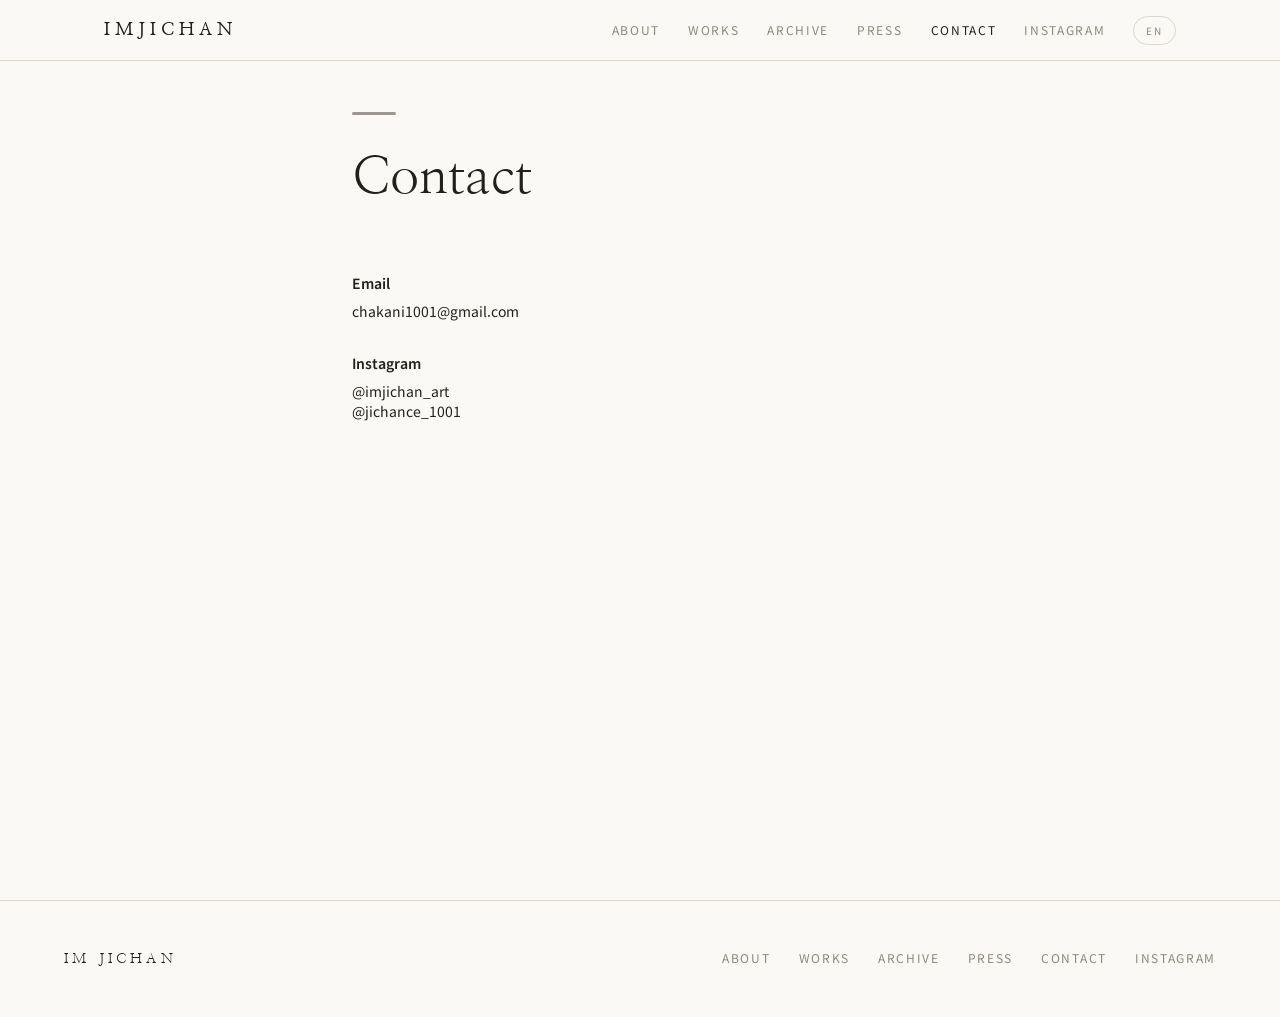
<file: contact.html>
<!DOCTYPE html><html lang="ko"><head><meta charSet="utf-8"/><meta name="viewport" content="width=device-width, initial-scale=1"/><link rel="stylesheet" href="/_next/static/css/2daf47e219ad333d.css" data-precedence="next"/><link rel="preload" as="script" fetchPriority="low" href="/_next/static/chunks/webpack-68f22649503f8e75.js"/><script src="/_next/static/chunks/4bd1b696-dd9741506150f886.js" async=""></script><script src="/_next/static/chunks/684-9ecd9cce0d24d202.js" async=""></script><script src="/_next/static/chunks/main-app-3837dc91c416c51a.js" async=""></script><script src="/_next/static/chunks/493-bd80ffce848812d4.js" async=""></script><script src="/_next/static/chunks/app/layout-b49229eb6b8f2bc6.js" async=""></script><script type="application/ld+json">{"@context":"https://schema.org","@type":"Person","@id":"https://imjichan.com/#person","name":"임지찬","alternateName":["IM JICHAN","IMJICHAN-INTERMEDIA","지찬"],"givenName":"지찬","familyName":"임","jobTitle":"Visual Artist","description":"회화·영상·퍼포먼스를 오가며 흔적·물질·소멸과 잔여를 다루는 한국 현대미술 작가. 한국예술종합학교 연극원 연기과를 졸업하고, 배우로서 몸과 목소리에 축적된 시간을 작업의 재료로 삼는다. 현재 세종대학교 대학원 회화과 재학.","url":"https://imjichan.com","image":"https://imjichan.com/images/monologue/overview/overview-2.jpg","sameAs":["https://www.wikidata.org/wiki/Q22975005","https://www.instagram.com/imjichan_art","https://www.instagram.com/jichance_1001"],"knowsAbout":["회화","목탄 드로잉","퍼포먼스","영상","현대미술","인터미디어","지표(Index)","소멸-잔여","신체=공간"],"alumniOf":[{"@type":"CollegeOrUniversity","name":"한국예술종합학교","sameAs":"https://www.karts.ac.kr"},{"@type":"CollegeOrUniversity","name":"세종대학교","sameAs":"https://www.sejong.ac.kr"}],"gender":"Male","nationality":{"@type":"Country","name":"South Korea"},"birthPlace":{"@type":"Country","name":"South Korea"}}</script><title>연락 Contact · 임지찬 IM JICHAN</title><meta name="description" content="임지찬(IM JICHAN) 연락처 및 전시·작품 문의. Contact artist IM JICHAN."/><meta name="author" content="임지찬 IM JICHAN"/><meta name="keywords" content="임지찬,IM JICHAN,IMJICHAN-INTERMEDIA,인터미디어,현대미술,추상회화,목탄 드로잉,퍼포먼스,영상,contemporary art,Korean artist,intermedia"/><meta name="robots" content="index, follow, max-image-preview:large"/><link rel="canonical" href="https://imjichan.com/contact"/><meta name="google-site-verification" content="FEiHuLUxhObNZEIUn2K6_8HgjR_8qEmNF8cfycG7ap4"/><meta property="og:title" content="연락 Contact · 임지찬 IM JICHAN"/><meta property="og:description" content="임지찬(IM JICHAN) 연락처 및 전시·작품 문의. Contact artist IM JICHAN."/><meta property="og:url" content="https://imjichan.com/contact"/><meta name="twitter:card" content="summary_large_image"/><meta name="twitter:title" content="임지찬 IM JICHAN — IMJICHAN-INTERMEDIA"/><meta name="twitter:description" content=" "/><meta name="twitter:image" content="https://imjichan.com/images/monologue/overview/overview-2.jpg"/><script>document.querySelectorAll('body link[rel="icon"], body link[rel="apple-touch-icon"]').forEach(el => document.head.appendChild(el))</script><script src="/_next/static/chunks/polyfills-42372ed130431b0a.js" noModule=""></script></head><body class="font-sans antialiased bg-paper text-ink"><div hidden=""><!--$--><!--/$--></div><header class="fixed top-0 left-0 right-0 z-[100] bg-paper/90 backdrop-blur-md border-b border-hairline"><div class="absolute top-0 left-0 h-[2px] bg-ink transition-[width] duration-150 ease-linear" style="width:0%"></div><div class="max-w-6xl mx-auto flex flex-col md:flex-row md:items-center md:justify-between gap-2 md:gap-6 px-6 md:px-10 py-3 md:py-0 md:h-[60px]"><a class="font-serif text-base md:text-lg font-semibold tracking-[0.28em] uppercase hover:opacity-55 transition-opacity" href="/">IMJICHAN</a><nav class="flex flex-wrap items-center gap-x-5 gap-y-0.5 md:gap-7"><a class="text-[11px] md:text-xs tracking-[0.14em] uppercase py-1.5 md:py-0 transition-colors text-ink-3 hover:text-ink" href="/about">About</a><a class="text-[11px] md:text-xs tracking-[0.14em] uppercase py-1.5 md:py-0 transition-colors text-ink-3 hover:text-ink" href="/works">Works</a><a class="text-[11px] md:text-xs tracking-[0.14em] uppercase py-1.5 md:py-0 transition-colors text-ink-3 hover:text-ink" href="/archive">Archive</a><a class="text-[11px] md:text-xs tracking-[0.14em] uppercase py-1.5 md:py-0 transition-colors text-ink-3 hover:text-ink" href="/press">Press</a><a class="text-[11px] md:text-xs tracking-[0.14em] uppercase py-1.5 md:py-0 transition-colors text-ink" href="/contact">Contact</a><a href="https://www.instagram.com/jichance_1001" target="_blank" rel="noopener noreferrer" class="text-[11px] md:text-xs tracking-[0.14em] uppercase py-1.5 md:py-0 text-ink-3 hover:text-ink transition-colors">Instagram</a><button type="button" class="text-[10px] tracking-[0.18em] uppercase text-ink-3 border border-hairline rounded-full px-3 py-1.5 whitespace-nowrap hover:text-ink hover:border-ink transition-colors">EN</button></nav></div></header><main><div class="min-h-screen pt-28 pb-24 md:pb-10 px-6 md:px-16 lg:px-24 flex items-start"><div class="max-w-xl mx-auto w-full"><div class="mb-14"><span class="block w-11 h-[3px] rounded-sm mb-6 opacity-85" style="background:#8d887d"></span><h1 class="font-serif font-medium text-[clamp(30px,4.6vw,52px)] mb-3">Contact</h1></div><div class="space-y-8 text-sm"><div><p class="text-sm font-semibold text-ink mb-2">Email</p><a href="mailto:chakani1001@gmail.com" class="hover:opacity-60 transition-opacity">chakani1001@gmail.com</a></div><div><p class="text-sm font-semibold text-ink mb-2">Instagram</p><a href="https://www.instagram.com/imjichan_art" target="_blank" rel="noopener noreferrer" class="hover:opacity-60 transition-opacity">@imjichan_art</a><br/><a href="https://www.instagram.com/jichance_1001" target="_blank" rel="noopener noreferrer" class="hover:opacity-60 transition-opacity">@jichance_1001</a></div></div></div></div><!--$--><!--/$--></main><footer class="border-t border-hairline py-12 px-6 md:px-16 text-ink-3 text-xs"><div class="max-w-6xl mx-auto flex flex-wrap items-baseline justify-between gap-4"><span class="font-serif text-sm tracking-[0.3em] uppercase text-ink">IM JICHAN</span><nav class="flex flex-wrap gap-x-7 gap-y-2"><a class="uppercase tracking-[0.14em] hover:text-ink transition-colors" href="/about">About</a><a class="uppercase tracking-[0.14em] hover:text-ink transition-colors" href="/works">Works</a><a class="uppercase tracking-[0.14em] hover:text-ink transition-colors" href="/archive">Archive</a><a class="uppercase tracking-[0.14em] hover:text-ink transition-colors" href="/press">Press</a><a class="uppercase tracking-[0.14em] hover:text-ink transition-colors" href="/contact">Contact</a><a href="https://www.instagram.com/jichance_1001" target="_blank" rel="noopener noreferrer" class="uppercase tracking-[0.14em] hover:text-ink transition-colors">Instagram</a></nav></div></footer><script src="/_next/static/chunks/webpack-68f22649503f8e75.js" async=""></script><script>(self.__next_f=self.__next_f||[]).push([0])</script><script>self.__next_f.push([1,"1:\"$Sreact.fragment\"\n2:I[7618,[\"493\",\"static/chunks/493-bd80ffce848812d4.js\",\"177\",\"static/chunks/app/layout-b49229eb6b8f2bc6.js\"],\"LangProvider\"]\n3:I[3310,[\"493\",\"static/chunks/493-bd80ffce848812d4.js\",\"177\",\"static/chunks/app/layout-b49229eb6b8f2bc6.js\"],\"default\"]\n4:I[7555,[],\"\"]\n5:I[1295,[],\"\"]\n6:I[9010,[\"493\",\"static/chunks/493-bd80ffce848812d4.js\",\"177\",\"static/chunks/app/layout-b49229eb6b8f2bc6.js\"],\"default\"]\n7:I[9665,[],\"OutletBoundary\"]\na:I[4911,[],\"AsyncMetadataOutlet\"]\nc:I[9665,[],\"ViewportBoundary\"]\ne:I[9665,[],\"MetadataBoundary\"]\n10:I[6614,[],\"\"]\n:HL[\"/_next/static/css/2daf47e219ad333d.css\",\"style\"]\n"])</script><script>self.__next_f.push([1,"0:{\"P\":null,\"b\":\"5yjJ45k2K8APQaXloBwwY\",\"p\":\"\",\"c\":[\"\",\"contact\"],\"i\":false,\"f\":[[[\"\",{\"children\":[\"contact\",{\"children\":[\"__PAGE__\",{}]}]},\"$undefined\",\"$undefined\",true],[\"\",[\"$\",\"$1\",\"c\",{\"children\":[[[\"$\",\"link\",\"0\",{\"rel\":\"stylesheet\",\"href\":\"/_next/static/css/2daf47e219ad333d.css\",\"precedence\":\"next\",\"crossOrigin\":\"$undefined\",\"nonce\":\"$undefined\"}]],[\"$\",\"html\",null,{\"lang\":\"ko\",\"children\":[[\"$\",\"head\",null,{\"children\":[\"$\",\"script\",null,{\"type\":\"application/ld+json\",\"dangerouslySetInnerHTML\":{\"__html\":\"{\\\"@context\\\":\\\"https://schema.org\\\",\\\"@type\\\":\\\"Person\\\",\\\"@id\\\":\\\"https://imjichan.com/#person\\\",\\\"name\\\":\\\"임지찬\\\",\\\"alternateName\\\":[\\\"IM JICHAN\\\",\\\"IMJICHAN-INTERMEDIA\\\",\\\"지찬\\\"],\\\"givenName\\\":\\\"지찬\\\",\\\"familyName\\\":\\\"임\\\",\\\"jobTitle\\\":\\\"Visual Artist\\\",\\\"description\\\":\\\"회화·영상·퍼포먼스를 오가며 흔적·물질·소멸과 잔여를 다루는 한국 현대미술 작가. 한국예술종합학교 연극원 연기과를 졸업하고, 배우로서 몸과 목소리에 축적된 시간을 작업의 재료로 삼는다. 현재 세종대학교 대학원 회화과 재학.\\\",\\\"url\\\":\\\"https://imjichan.com\\\",\\\"image\\\":\\\"https://imjichan.com/images/monologue/overview/overview-2.jpg\\\",\\\"sameAs\\\":[\\\"https://www.wikidata.org/wiki/Q22975005\\\",\\\"https://www.instagram.com/imjichan_art\\\",\\\"https://www.instagram.com/jichance_1001\\\"],\\\"knowsAbout\\\":[\\\"회화\\\",\\\"목탄 드로잉\\\",\\\"퍼포먼스\\\",\\\"영상\\\",\\\"현대미술\\\",\\\"인터미디어\\\",\\\"지표(Index)\\\",\\\"소멸-잔여\\\",\\\"신체=공간\\\"],\\\"alumniOf\\\":[{\\\"@type\\\":\\\"CollegeOrUniversity\\\",\\\"name\\\":\\\"한국예술종합학교\\\",\\\"sameAs\\\":\\\"https://www.karts.ac.kr\\\"},{\\\"@type\\\":\\\"CollegeOrUniversity\\\",\\\"name\\\":\\\"세종대학교\\\",\\\"sameAs\\\":\\\"https://www.sejong.ac.kr\\\"}],\\\"gender\\\":\\\"Male\\\",\\\"nationality\\\":{\\\"@type\\\":\\\"Country\\\",\\\"name\\\":\\\"South Korea\\\"},\\\"birthPlace\\\":{\\\"@type\\\":\\\"Country\\\",\\\"name\\\":\\\"South Korea\\\"}}\"}}]}],[\"$\",\"body\",null,{\"className\":\"font-sans antialiased bg-paper text-ink\",\"children\":[\"$\",\"$L2\",null,{\"children\":[[\"$\",\"$L3\",null,{}],[\"$\",\"main\",null,{\"children\":[\"$\",\"$L4\",null,{\"parallelRouterKey\":\"children\",\"error\":\"$undefined\",\"errorStyles\":\"$undefined\",\"errorScripts\":\"$undefined\",\"template\":[\"$\",\"$L5\",null,{}],\"templateStyles\":\"$undefined\",\"templateScripts\":\"$undefined\",\"notFound\":[[[\"$\",\"title\",null,{\"children\":\"404: This page could not be found.\"}],[\"$\",\"div\",null,{\"style\":{\"fontFamily\":\"system-ui,\\\"Segoe UI\\\",Roboto,Helvetica,Arial,sans-serif,\\\"Apple Color Emoji\\\",\\\"Segoe UI Emoji\\\"\",\"height\":\"100vh\",\"textAlign\":\"center\",\"display\":\"flex\",\"flexDirection\":\"column\",\"alignItems\":\"center\",\"justifyContent\":\"center\"},\"children\":[\"$\",\"div\",null,{\"children\":[[\"$\",\"style\",null,{\"dangerouslySetInnerHTML\":{\"__html\":\"body{color:#000;background:#fff;margin:0}.next-error-h1{border-right:1px solid rgba(0,0,0,.3)}@media (prefers-color-scheme:dark){body{color:#fff;background:#000}.next-error-h1{border-right:1px solid rgba(255,255,255,.3)}}\"}}],[\"$\",\"h1\",null,{\"className\":\"next-error-h1\",\"style\":{\"display\":\"inline-block\",\"margin\":\"0 20px 0 0\",\"padding\":\"0 23px 0 0\",\"fontSize\":24,\"fontWeight\":500,\"verticalAlign\":\"top\",\"lineHeight\":\"49px\"},\"children\":404}],[\"$\",\"div\",null,{\"style\":{\"display\":\"inline-block\"},\"children\":[\"$\",\"h2\",null,{\"style\":{\"fontSize\":14,\"fontWeight\":400,\"lineHeight\":\"49px\",\"margin\":0},\"children\":\"This page could not be found.\"}]}]]}]}]],[]],\"forbidden\":\"$undefined\",\"unauthorized\":\"$undefined\"}]}],[\"$\",\"$L6\",null,{}]]}]}]]}]]}],{\"children\":[\"contact\",[\"$\",\"$1\",\"c\",{\"children\":[null,[\"$\",\"$L4\",null,{\"parallelRouterKey\":\"children\",\"error\":\"$undefined\",\"errorStyles\":\"$undefined\",\"errorScripts\":\"$undefined\",\"template\":[\"$\",\"$L5\",null,{}],\"templateStyles\":\"$undefined\",\"templateScripts\":\"$undefined\",\"notFound\":\"$undefined\",\"forbidden\":\"$undefined\",\"unauthorized\":\"$undefined\"}]]}],{\"children\":[\"__PAGE__\",[\"$\",\"$1\",\"c\",{\"children\":[[\"$\",\"div\",null,{\"className\":\"min-h-screen pt-28 pb-24 md:pb-10 px-6 md:px-16 lg:px-24 flex items-start\",\"children\":[\"$\",\"div\",null,{\"className\":\"max-w-xl mx-auto w-full\",\"children\":[[\"$\",\"div\",null,{\"className\":\"mb-14\",\"children\":[[\"$\",\"span\",null,{\"className\":\"block w-11 h-[3px] rounded-sm mb-6 opacity-85\",\"style\":{\"background\":\"#8d887d\"}}],[\"$\",\"h1\",null,{\"className\":\"font-serif font-medium text-[clamp(30px,4.6vw,52px)] mb-3\",\"children\":\"Contact\"}],\"$undefined\"]}],[\"$\",\"div\",null,{\"className\":\"space-y-8 text-sm\",\"children\":[[\"$\",\"div\",null,{\"children\":[[\"$\",\"p\",null,{\"className\":\"text-sm font-semibold text-ink mb-2\",\"children\":\"Email\"}],[\"$\",\"a\",null,{\"href\":\"mailto:chakani1001@gmail.com\",\"className\":\"hover:opacity-60 transition-opacity\",\"children\":\"chakani1001@gmail.com\"}]]}],[\"$\",\"div\",null,{\"children\":[[\"$\",\"p\",null,{\"className\":\"text-sm font-semibold text-ink mb-2\",\"children\":\"Instagram\"}],[\"$\",\"a\",null,{\"href\":\"https://www.instagram.com/imjichan_art\",\"target\":\"_blank\",\"rel\":\"noopener noreferrer\",\"className\":\"hover:opacity-60 transition-opacity\",\"children\":\"@imjichan_art\"}],[\"$\",\"br\",null,{}],[\"$\",\"a\",null,{\"href\":\"https://www.instagram.com/jichance_1001\",\"target\":\"_blank\",\"rel\":\"noopener noreferrer\",\"className\":\"hover:opacity-60 transition-opacity\",\"children\":\"@jichance_1001\"}]]}]]}]]}]}],null,[\"$\",\"$L7\",null,{\"children\":[\"$L8\",\"$L9\",[\"$\",\"$La\",null,{\"promise\":\"$@b\"}]]}]]}],{},null,false]},null,false]},null,false],[\"$\",\"$1\",\"h\",{\"children\":[null,[\"$\",\"$1\",\"k2CnIvJitB74yQtMhBpHvv\",{\"children\":[[\"$\",\"$Lc\",null,{\"children\":\"$Ld\"}],null]}],[\"$\",\"$Le\",null,{\"children\":\"$Lf\"}]]}],false]],\"m\":\"$undefined\",\"G\":[\"$10\",\"$undefined\"],\"s\":false,\"S\":true}\n"])</script><script>self.__next_f.push([1,"11:\"$Sreact.suspense\"\n12:I[4911,[],\"AsyncMetadata\"]\nf:[\"$\",\"div\",null,{\"hidden\":true,\"children\":[\"$\",\"$11\",null,{\"fallback\":null,\"children\":[\"$\",\"$L12\",null,{\"promise\":\"$@13\"}]}]}]\n9:null\n"])</script><script>self.__next_f.push([1,"d:[[\"$\",\"meta\",\"0\",{\"charSet\":\"utf-8\"}],[\"$\",\"meta\",\"1\",{\"name\":\"viewport\",\"content\":\"width=device-width, initial-scale=1\"}]]\n8:null\n"])</script><script>self.__next_f.push([1,"b:{\"metadata\":[[\"$\",\"title\",\"0\",{\"children\":\"연락 Contact · 임지찬 IM JICHAN\"}],[\"$\",\"meta\",\"1\",{\"name\":\"description\",\"content\":\"임지찬(IM JICHAN) 연락처 및 전시·작품 문의. Contact artist IM JICHAN.\"}],[\"$\",\"meta\",\"2\",{\"name\":\"author\",\"content\":\"임지찬 IM JICHAN\"}],[\"$\",\"meta\",\"3\",{\"name\":\"keywords\",\"content\":\"임지찬,IM JICHAN,IMJICHAN-INTERMEDIA,인터미디어,현대미술,추상회화,목탄 드로잉,퍼포먼스,영상,contemporary art,Korean artist,intermedia\"}],[\"$\",\"meta\",\"4\",{\"name\":\"robots\",\"content\":\"index, follow, max-image-preview:large\"}],[\"$\",\"link\",\"5\",{\"rel\":\"canonical\",\"href\":\"https://imjichan.com/contact\"}],[\"$\",\"meta\",\"6\",{\"name\":\"google-site-verification\",\"content\":\"FEiHuLUxhObNZEIUn2K6_8HgjR_8qEmNF8cfycG7ap4\"}],[\"$\",\"meta\",\"7\",{\"property\":\"og:title\",\"content\":\"연락 Contact · 임지찬 IM JICHAN\"}],[\"$\",\"meta\",\"8\",{\"property\":\"og:description\",\"content\":\"임지찬(IM JICHAN) 연락처 및 전시·작품 문의. Contact artist IM JICHAN.\"}],[\"$\",\"meta\",\"9\",{\"property\":\"og:url\",\"content\":\"https://imjichan.com/contact\"}],[\"$\",\"meta\",\"10\",{\"name\":\"twitter:card\",\"content\":\"summary_large_image\"}],[\"$\",\"meta\",\"11\",{\"name\":\"twitter:title\",\"content\":\"임지찬 IM JICHAN — IMJICHAN-INTERMEDIA\"}],[\"$\",\"meta\",\"12\",{\"name\":\"twitter:description\",\"content\":\" \"}],[\"$\",\"meta\",\"13\",{\"name\":\"twitter:image\",\"content\":\"https://imjichan.com/images/monologue/overview/overview-2.jpg\"}]],\"error\":null,\"digest\":\"$undefined\"}\n13:{\"metadata\":\"$b:metadata\",\"error\":null,\"digest\":\"$undefined\"}\n"])</script></body></html>
</file>
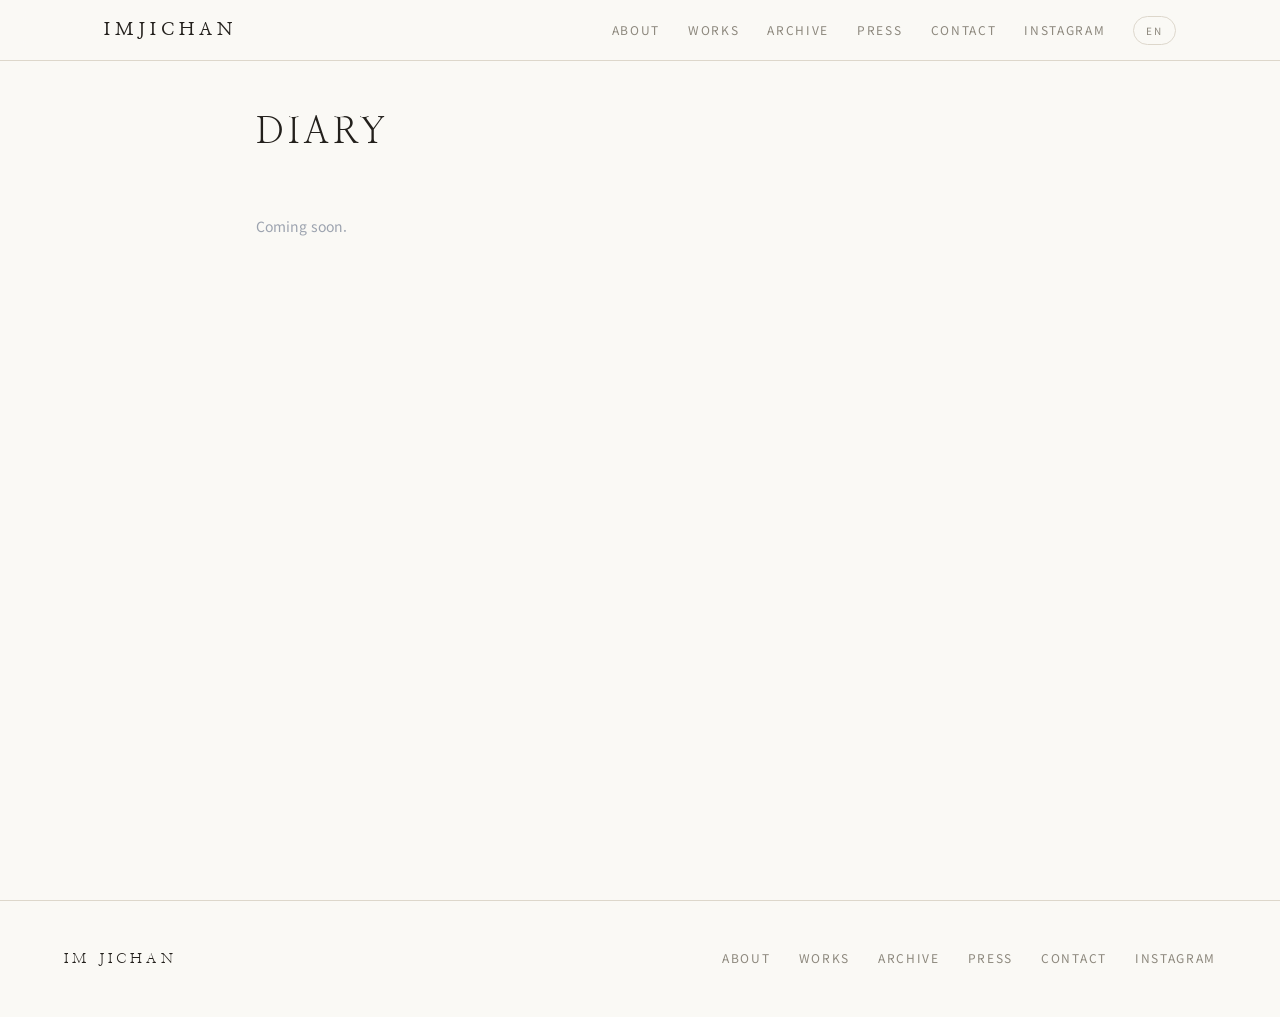
<file: diary.html>
<!DOCTYPE html><html lang="ko"><head><meta charSet="utf-8"/><meta name="viewport" content="width=device-width, initial-scale=1"/><link rel="stylesheet" href="/_next/static/css/2daf47e219ad333d.css" data-precedence="next"/><link rel="preload" as="script" fetchPriority="low" href="/_next/static/chunks/webpack-68f22649503f8e75.js"/><script src="/_next/static/chunks/4bd1b696-dd9741506150f886.js" async=""></script><script src="/_next/static/chunks/684-9ecd9cce0d24d202.js" async=""></script><script src="/_next/static/chunks/main-app-3837dc91c416c51a.js" async=""></script><script src="/_next/static/chunks/493-bd80ffce848812d4.js" async=""></script><script src="/_next/static/chunks/app/layout-b49229eb6b8f2bc6.js" async=""></script><script type="application/ld+json">{"@context":"https://schema.org","@type":"Person","@id":"https://imjichan.com/#person","name":"임지찬","alternateName":["IM JICHAN","IMJICHAN-INTERMEDIA","지찬"],"givenName":"지찬","familyName":"임","jobTitle":"Visual Artist","description":"회화·영상·퍼포먼스를 오가며 흔적·물질·소멸과 잔여를 다루는 한국 현대미술 작가. 한국예술종합학교 연극원 연기과를 졸업하고, 배우로서 몸과 목소리에 축적된 시간을 작업의 재료로 삼는다. 현재 세종대학교 대학원 회화과 재학.","url":"https://imjichan.com","image":"https://imjichan.com/images/monologue/overview/overview-2.jpg","sameAs":["https://www.wikidata.org/wiki/Q22975005","https://www.instagram.com/imjichan_art","https://www.instagram.com/jichance_1001"],"knowsAbout":["회화","목탄 드로잉","퍼포먼스","영상","현대미술","인터미디어","지표(Index)","소멸-잔여","신체=공간"],"alumniOf":[{"@type":"CollegeOrUniversity","name":"한국예술종합학교","sameAs":"https://www.karts.ac.kr"},{"@type":"CollegeOrUniversity","name":"세종대학교","sameAs":"https://www.sejong.ac.kr"}],"gender":"Male","nationality":{"@type":"Country","name":"South Korea"},"birthPlace":{"@type":"Country","name":"South Korea"}}</script><title>다이어리 Diary · 임지찬 IM JICHAN</title><meta name="description" content="임지찬(IM JICHAN)의 작업 노트와 단상. Studio notes by artist IM JICHAN."/><meta name="author" content="임지찬 IM JICHAN"/><meta name="keywords" content="임지찬,IM JICHAN,IMJICHAN-INTERMEDIA,인터미디어,현대미술,추상회화,목탄 드로잉,퍼포먼스,영상,contemporary art,Korean artist,intermedia"/><meta name="robots" content="noindex, follow"/><link rel="canonical" href="https://imjichan.com/diary"/><meta name="google-site-verification" content="FEiHuLUxhObNZEIUn2K6_8HgjR_8qEmNF8cfycG7ap4"/><meta property="og:title" content="다이어리 Diary · 임지찬 IM JICHAN"/><meta property="og:description" content="임지찬(IM JICHAN)의 작업 노트와 단상. Studio notes by artist IM JICHAN."/><meta property="og:url" content="https://imjichan.com/diary"/><meta name="twitter:card" content="summary_large_image"/><meta name="twitter:title" content="임지찬 IM JICHAN — IMJICHAN-INTERMEDIA"/><meta name="twitter:description" content=" "/><meta name="twitter:image" content="https://imjichan.com/images/monologue/overview/overview-2.jpg"/><script>document.querySelectorAll('body link[rel="icon"], body link[rel="apple-touch-icon"]').forEach(el => document.head.appendChild(el))</script><script src="/_next/static/chunks/polyfills-42372ed130431b0a.js" noModule=""></script></head><body class="font-sans antialiased bg-paper text-ink"><div hidden=""><!--$--><!--/$--></div><header class="fixed top-0 left-0 right-0 z-[100] bg-paper/90 backdrop-blur-md border-b border-hairline"><div class="absolute top-0 left-0 h-[2px] bg-ink transition-[width] duration-150 ease-linear" style="width:0%"></div><div class="max-w-6xl mx-auto flex flex-col md:flex-row md:items-center md:justify-between gap-2 md:gap-6 px-6 md:px-10 py-3 md:py-0 md:h-[60px]"><a class="font-serif text-base md:text-lg font-semibold tracking-[0.28em] uppercase hover:opacity-55 transition-opacity" href="/">IMJICHAN</a><nav class="flex flex-wrap items-center gap-x-5 gap-y-0.5 md:gap-7"><a class="text-[11px] md:text-xs tracking-[0.14em] uppercase py-1.5 md:py-0 transition-colors text-ink-3 hover:text-ink" href="/about">About</a><a class="text-[11px] md:text-xs tracking-[0.14em] uppercase py-1.5 md:py-0 transition-colors text-ink-3 hover:text-ink" href="/works">Works</a><a class="text-[11px] md:text-xs tracking-[0.14em] uppercase py-1.5 md:py-0 transition-colors text-ink-3 hover:text-ink" href="/archive">Archive</a><a class="text-[11px] md:text-xs tracking-[0.14em] uppercase py-1.5 md:py-0 transition-colors text-ink-3 hover:text-ink" href="/press">Press</a><a class="text-[11px] md:text-xs tracking-[0.14em] uppercase py-1.5 md:py-0 transition-colors text-ink-3 hover:text-ink" href="/contact">Contact</a><a href="https://www.instagram.com/jichance_1001" target="_blank" rel="noopener noreferrer" class="text-[11px] md:text-xs tracking-[0.14em] uppercase py-1.5 md:py-0 text-ink-3 hover:text-ink transition-colors">Instagram</a><button type="button" class="text-[10px] tracking-[0.18em] uppercase text-ink-3 border border-hairline rounded-full px-3 py-1.5 whitespace-nowrap hover:text-ink hover:border-ink transition-colors">EN</button></nav></div></header><main><div class="min-h-screen pt-28 pb-24 px-6 md:px-16 lg:px-24"><div class="max-w-3xl mx-auto"><h1 class="font-serif text-3xl md:text-4xl tracking-widest uppercase mb-16">Diary</h1><p class="text-sm text-gray-400">Coming soon.</p></div></div><!--$--><!--/$--></main><footer class="border-t border-hairline py-12 px-6 md:px-16 text-ink-3 text-xs"><div class="max-w-6xl mx-auto flex flex-wrap items-baseline justify-between gap-4"><span class="font-serif text-sm tracking-[0.3em] uppercase text-ink">IM JICHAN</span><nav class="flex flex-wrap gap-x-7 gap-y-2"><a class="uppercase tracking-[0.14em] hover:text-ink transition-colors" href="/about">About</a><a class="uppercase tracking-[0.14em] hover:text-ink transition-colors" href="/works">Works</a><a class="uppercase tracking-[0.14em] hover:text-ink transition-colors" href="/archive">Archive</a><a class="uppercase tracking-[0.14em] hover:text-ink transition-colors" href="/press">Press</a><a class="uppercase tracking-[0.14em] hover:text-ink transition-colors" href="/contact">Contact</a><a href="https://www.instagram.com/jichance_1001" target="_blank" rel="noopener noreferrer" class="uppercase tracking-[0.14em] hover:text-ink transition-colors">Instagram</a></nav></div></footer><script src="/_next/static/chunks/webpack-68f22649503f8e75.js" async=""></script><script>(self.__next_f=self.__next_f||[]).push([0])</script><script>self.__next_f.push([1,"1:\"$Sreact.fragment\"\n2:I[7618,[\"493\",\"static/chunks/493-bd80ffce848812d4.js\",\"177\",\"static/chunks/app/layout-b49229eb6b8f2bc6.js\"],\"LangProvider\"]\n3:I[3310,[\"493\",\"static/chunks/493-bd80ffce848812d4.js\",\"177\",\"static/chunks/app/layout-b49229eb6b8f2bc6.js\"],\"default\"]\n4:I[7555,[],\"\"]\n5:I[1295,[],\"\"]\n6:I[9010,[\"493\",\"static/chunks/493-bd80ffce848812d4.js\",\"177\",\"static/chunks/app/layout-b49229eb6b8f2bc6.js\"],\"default\"]\n7:I[9665,[],\"OutletBoundary\"]\na:I[4911,[],\"AsyncMetadataOutlet\"]\nc:I[9665,[],\"ViewportBoundary\"]\ne:I[9665,[],\"MetadataBoundary\"]\n10:I[6614,[],\"\"]\n:HL[\"/_next/static/css/2daf47e219ad333d.css\",\"style\"]\n"])</script><script>self.__next_f.push([1,"0:{\"P\":null,\"b\":\"5yjJ45k2K8APQaXloBwwY\",\"p\":\"\",\"c\":[\"\",\"diary\"],\"i\":false,\"f\":[[[\"\",{\"children\":[\"diary\",{\"children\":[\"__PAGE__\",{}]}]},\"$undefined\",\"$undefined\",true],[\"\",[\"$\",\"$1\",\"c\",{\"children\":[[[\"$\",\"link\",\"0\",{\"rel\":\"stylesheet\",\"href\":\"/_next/static/css/2daf47e219ad333d.css\",\"precedence\":\"next\",\"crossOrigin\":\"$undefined\",\"nonce\":\"$undefined\"}]],[\"$\",\"html\",null,{\"lang\":\"ko\",\"children\":[[\"$\",\"head\",null,{\"children\":[\"$\",\"script\",null,{\"type\":\"application/ld+json\",\"dangerouslySetInnerHTML\":{\"__html\":\"{\\\"@context\\\":\\\"https://schema.org\\\",\\\"@type\\\":\\\"Person\\\",\\\"@id\\\":\\\"https://imjichan.com/#person\\\",\\\"name\\\":\\\"임지찬\\\",\\\"alternateName\\\":[\\\"IM JICHAN\\\",\\\"IMJICHAN-INTERMEDIA\\\",\\\"지찬\\\"],\\\"givenName\\\":\\\"지찬\\\",\\\"familyName\\\":\\\"임\\\",\\\"jobTitle\\\":\\\"Visual Artist\\\",\\\"description\\\":\\\"회화·영상·퍼포먼스를 오가며 흔적·물질·소멸과 잔여를 다루는 한국 현대미술 작가. 한국예술종합학교 연극원 연기과를 졸업하고, 배우로서 몸과 목소리에 축적된 시간을 작업의 재료로 삼는다. 현재 세종대학교 대학원 회화과 재학.\\\",\\\"url\\\":\\\"https://imjichan.com\\\",\\\"image\\\":\\\"https://imjichan.com/images/monologue/overview/overview-2.jpg\\\",\\\"sameAs\\\":[\\\"https://www.wikidata.org/wiki/Q22975005\\\",\\\"https://www.instagram.com/imjichan_art\\\",\\\"https://www.instagram.com/jichance_1001\\\"],\\\"knowsAbout\\\":[\\\"회화\\\",\\\"목탄 드로잉\\\",\\\"퍼포먼스\\\",\\\"영상\\\",\\\"현대미술\\\",\\\"인터미디어\\\",\\\"지표(Index)\\\",\\\"소멸-잔여\\\",\\\"신체=공간\\\"],\\\"alumniOf\\\":[{\\\"@type\\\":\\\"CollegeOrUniversity\\\",\\\"name\\\":\\\"한국예술종합학교\\\",\\\"sameAs\\\":\\\"https://www.karts.ac.kr\\\"},{\\\"@type\\\":\\\"CollegeOrUniversity\\\",\\\"name\\\":\\\"세종대학교\\\",\\\"sameAs\\\":\\\"https://www.sejong.ac.kr\\\"}],\\\"gender\\\":\\\"Male\\\",\\\"nationality\\\":{\\\"@type\\\":\\\"Country\\\",\\\"name\\\":\\\"South Korea\\\"},\\\"birthPlace\\\":{\\\"@type\\\":\\\"Country\\\",\\\"name\\\":\\\"South Korea\\\"}}\"}}]}],[\"$\",\"body\",null,{\"className\":\"font-sans antialiased bg-paper text-ink\",\"children\":[\"$\",\"$L2\",null,{\"children\":[[\"$\",\"$L3\",null,{}],[\"$\",\"main\",null,{\"children\":[\"$\",\"$L4\",null,{\"parallelRouterKey\":\"children\",\"error\":\"$undefined\",\"errorStyles\":\"$undefined\",\"errorScripts\":\"$undefined\",\"template\":[\"$\",\"$L5\",null,{}],\"templateStyles\":\"$undefined\",\"templateScripts\":\"$undefined\",\"notFound\":[[[\"$\",\"title\",null,{\"children\":\"404: This page could not be found.\"}],[\"$\",\"div\",null,{\"style\":{\"fontFamily\":\"system-ui,\\\"Segoe UI\\\",Roboto,Helvetica,Arial,sans-serif,\\\"Apple Color Emoji\\\",\\\"Segoe UI Emoji\\\"\",\"height\":\"100vh\",\"textAlign\":\"center\",\"display\":\"flex\",\"flexDirection\":\"column\",\"alignItems\":\"center\",\"justifyContent\":\"center\"},\"children\":[\"$\",\"div\",null,{\"children\":[[\"$\",\"style\",null,{\"dangerouslySetInnerHTML\":{\"__html\":\"body{color:#000;background:#fff;margin:0}.next-error-h1{border-right:1px solid rgba(0,0,0,.3)}@media (prefers-color-scheme:dark){body{color:#fff;background:#000}.next-error-h1{border-right:1px solid rgba(255,255,255,.3)}}\"}}],[\"$\",\"h1\",null,{\"className\":\"next-error-h1\",\"style\":{\"display\":\"inline-block\",\"margin\":\"0 20px 0 0\",\"padding\":\"0 23px 0 0\",\"fontSize\":24,\"fontWeight\":500,\"verticalAlign\":\"top\",\"lineHeight\":\"49px\"},\"children\":404}],[\"$\",\"div\",null,{\"style\":{\"display\":\"inline-block\"},\"children\":[\"$\",\"h2\",null,{\"style\":{\"fontSize\":14,\"fontWeight\":400,\"lineHeight\":\"49px\",\"margin\":0},\"children\":\"This page could not be found.\"}]}]]}]}]],[]],\"forbidden\":\"$undefined\",\"unauthorized\":\"$undefined\"}]}],[\"$\",\"$L6\",null,{}]]}]}]]}]]}],{\"children\":[\"diary\",[\"$\",\"$1\",\"c\",{\"children\":[null,[\"$\",\"$L4\",null,{\"parallelRouterKey\":\"children\",\"error\":\"$undefined\",\"errorStyles\":\"$undefined\",\"errorScripts\":\"$undefined\",\"template\":[\"$\",\"$L5\",null,{}],\"templateStyles\":\"$undefined\",\"templateScripts\":\"$undefined\",\"notFound\":\"$undefined\",\"forbidden\":\"$undefined\",\"unauthorized\":\"$undefined\"}]]}],{\"children\":[\"__PAGE__\",[\"$\",\"$1\",\"c\",{\"children\":[[\"$\",\"div\",null,{\"className\":\"min-h-screen pt-28 pb-24 px-6 md:px-16 lg:px-24\",\"children\":[\"$\",\"div\",null,{\"className\":\"max-w-3xl mx-auto\",\"children\":[[\"$\",\"h1\",null,{\"className\":\"font-serif text-3xl md:text-4xl tracking-widest uppercase mb-16\",\"children\":\"Diary\"}],[\"$\",\"p\",null,{\"className\":\"text-sm text-gray-400\",\"children\":\"Coming soon.\"}]]}]}],null,[\"$\",\"$L7\",null,{\"children\":[\"$L8\",\"$L9\",[\"$\",\"$La\",null,{\"promise\":\"$@b\"}]]}]]}],{},null,false]},null,false]},null,false],[\"$\",\"$1\",\"h\",{\"children\":[null,[\"$\",\"$1\",\"T1KTMlL4eJFFff0XZ-0oIv\",{\"children\":[[\"$\",\"$Lc\",null,{\"children\":\"$Ld\"}],null]}],[\"$\",\"$Le\",null,{\"children\":\"$Lf\"}]]}],false]],\"m\":\"$undefined\",\"G\":[\"$10\",\"$undefined\"],\"s\":false,\"S\":true}\n"])</script><script>self.__next_f.push([1,"11:\"$Sreact.suspense\"\n12:I[4911,[],\"AsyncMetadata\"]\nf:[\"$\",\"div\",null,{\"hidden\":true,\"children\":[\"$\",\"$11\",null,{\"fallback\":null,\"children\":[\"$\",\"$L12\",null,{\"promise\":\"$@13\"}]}]}]\n9:null\n"])</script><script>self.__next_f.push([1,"d:[[\"$\",\"meta\",\"0\",{\"charSet\":\"utf-8\"}],[\"$\",\"meta\",\"1\",{\"name\":\"viewport\",\"content\":\"width=device-width, initial-scale=1\"}]]\n8:null\n"])</script><script>self.__next_f.push([1,"b:{\"metadata\":[[\"$\",\"title\",\"0\",{\"children\":\"다이어리 Diary · 임지찬 IM JICHAN\"}],[\"$\",\"meta\",\"1\",{\"name\":\"description\",\"content\":\"임지찬(IM JICHAN)의 작업 노트와 단상. Studio notes by artist IM JICHAN.\"}],[\"$\",\"meta\",\"2\",{\"name\":\"author\",\"content\":\"임지찬 IM JICHAN\"}],[\"$\",\"meta\",\"3\",{\"name\":\"keywords\",\"content\":\"임지찬,IM JICHAN,IMJICHAN-INTERMEDIA,인터미디어,현대미술,추상회화,목탄 드로잉,퍼포먼스,영상,contemporary art,Korean artist,intermedia\"}],[\"$\",\"meta\",\"4\",{\"name\":\"robots\",\"content\":\"noindex, follow\"}],[\"$\",\"link\",\"5\",{\"rel\":\"canonical\",\"href\":\"https://imjichan.com/diary\"}],[\"$\",\"meta\",\"6\",{\"name\":\"google-site-verification\",\"content\":\"FEiHuLUxhObNZEIUn2K6_8HgjR_8qEmNF8cfycG7ap4\"}],[\"$\",\"meta\",\"7\",{\"property\":\"og:title\",\"content\":\"다이어리 Diary · 임지찬 IM JICHAN\"}],[\"$\",\"meta\",\"8\",{\"property\":\"og:description\",\"content\":\"임지찬(IM JICHAN)의 작업 노트와 단상. Studio notes by artist IM JICHAN.\"}],[\"$\",\"meta\",\"9\",{\"property\":\"og:url\",\"content\":\"https://imjichan.com/diary\"}],[\"$\",\"meta\",\"10\",{\"name\":\"twitter:card\",\"content\":\"summary_large_image\"}],[\"$\",\"meta\",\"11\",{\"name\":\"twitter:title\",\"content\":\"임지찬 IM JICHAN — IMJICHAN-INTERMEDIA\"}],[\"$\",\"meta\",\"12\",{\"name\":\"twitter:description\",\"content\":\" \"}],[\"$\",\"meta\",\"13\",{\"name\":\"twitter:image\",\"content\":\"https://imjichan.com/images/monologue/overview/overview-2.jpg\"}]],\"error\":null,\"digest\":\"$undefined\"}\n13:{\"metadata\":\"$b:metadata\",\"error\":null,\"digest\":\"$undefined\"}\n"])</script></body></html>
</file>
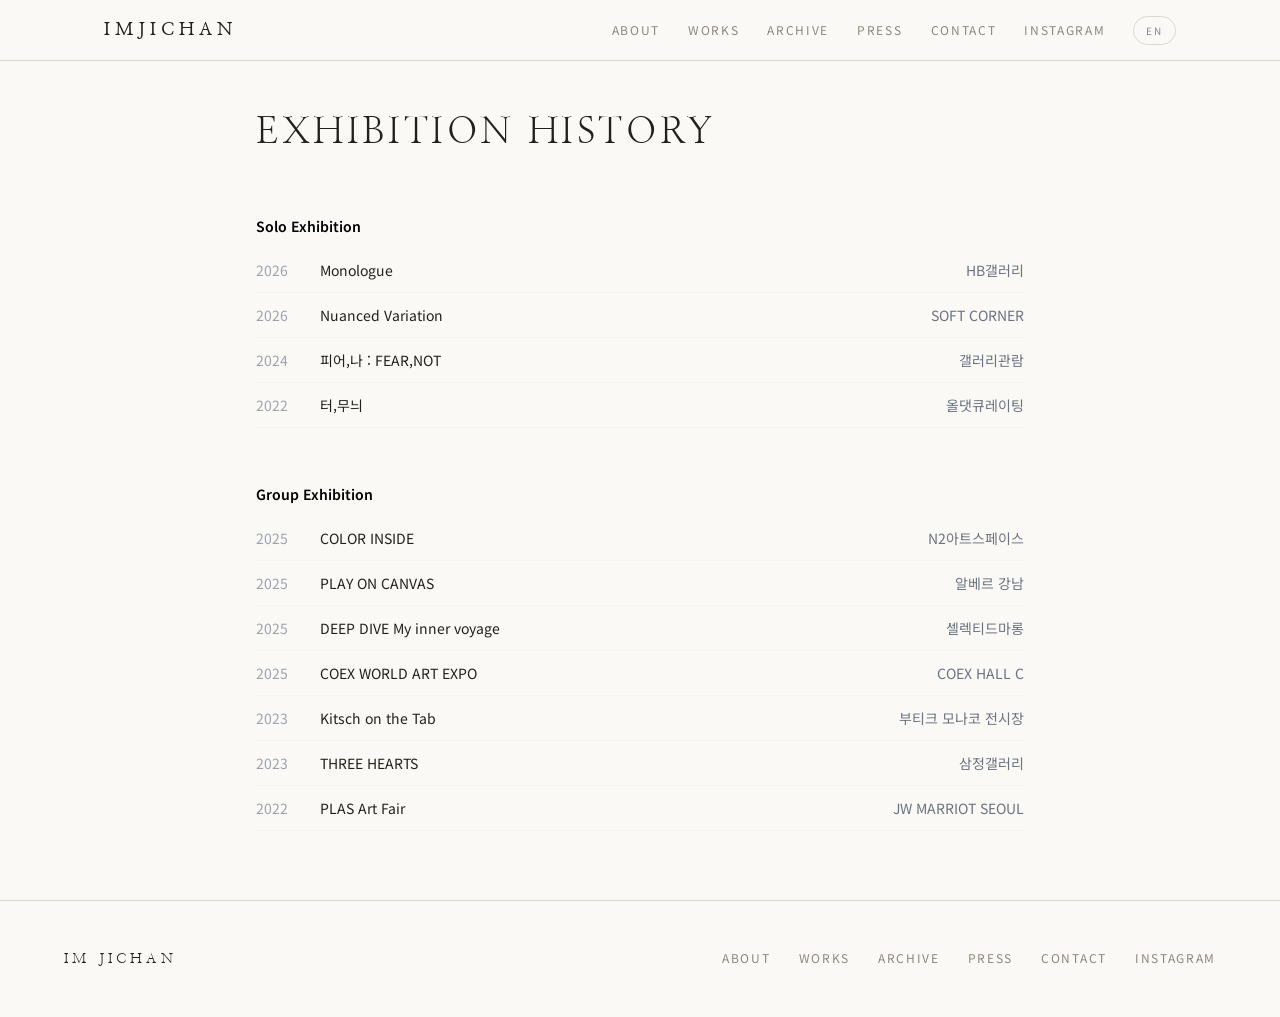
<file: exhibition.html>
<!DOCTYPE html><html lang="ko"><head><meta charSet="utf-8"/><meta name="viewport" content="width=device-width, initial-scale=1"/><link rel="stylesheet" href="/_next/static/css/2daf47e219ad333d.css" data-precedence="next"/><link rel="preload" as="script" fetchPriority="low" href="/_next/static/chunks/webpack-68f22649503f8e75.js"/><script src="/_next/static/chunks/4bd1b696-dd9741506150f886.js" async=""></script><script src="/_next/static/chunks/684-9ecd9cce0d24d202.js" async=""></script><script src="/_next/static/chunks/main-app-3837dc91c416c51a.js" async=""></script><script src="/_next/static/chunks/493-bd80ffce848812d4.js" async=""></script><script src="/_next/static/chunks/app/layout-b49229eb6b8f2bc6.js" async=""></script><script src="/_next/static/chunks/226-955decfbb38cd18d.js" async=""></script><script src="/_next/static/chunks/app/exhibition/page-5e24f4d9eac3a28d.js" async=""></script><script type="application/ld+json">{"@context":"https://schema.org","@type":"Person","@id":"https://imjichan.com/#person","name":"임지찬","alternateName":["IM JICHAN","IMJICHAN-INTERMEDIA","지찬"],"givenName":"지찬","familyName":"임","jobTitle":"Visual Artist","description":"회화·영상·퍼포먼스를 오가며 흔적·물질·소멸과 잔여를 다루는 한국 현대미술 작가. 한국예술종합학교 연극원 연기과를 졸업하고, 배우로서 몸과 목소리에 축적된 시간을 작업의 재료로 삼는다. 현재 세종대학교 대학원 회화과 재학.","url":"https://imjichan.com","image":"https://imjichan.com/images/monologue/overview/overview-2.jpg","sameAs":["https://www.wikidata.org/wiki/Q22975005","https://www.instagram.com/imjichan_art","https://www.instagram.com/jichance_1001"],"knowsAbout":["회화","목탄 드로잉","퍼포먼스","영상","현대미술","인터미디어","지표(Index)","소멸-잔여","신체=공간"],"alumniOf":[{"@type":"CollegeOrUniversity","name":"한국예술종합학교","sameAs":"https://www.karts.ac.kr"},{"@type":"CollegeOrUniversity","name":"세종대학교","sameAs":"https://www.sejong.ac.kr"}],"gender":"Male","nationality":{"@type":"Country","name":"South Korea"},"birthPlace":{"@type":"Country","name":"South Korea"}}</script><title>전시 Exhibitions · 임지찬 IM JICHAN</title><meta name="description" content="임지찬(IM JICHAN) 개인전·단체전 이력. Exhibition history of artist IM JICHAN."/><meta name="author" content="임지찬 IM JICHAN"/><meta name="keywords" content="임지찬,IM JICHAN,IMJICHAN-INTERMEDIA,인터미디어,현대미술,추상회화,목탄 드로잉,퍼포먼스,영상,contemporary art,Korean artist,intermedia"/><meta name="robots" content="index, follow, max-image-preview:large"/><link rel="canonical" href="https://imjichan.com/exhibition"/><meta name="google-site-verification" content="FEiHuLUxhObNZEIUn2K6_8HgjR_8qEmNF8cfycG7ap4"/><meta property="og:title" content="전시 Exhibitions · 임지찬 IM JICHAN"/><meta property="og:description" content="임지찬(IM JICHAN) 개인전·단체전 이력. Exhibition history of artist IM JICHAN."/><meta property="og:url" content="https://imjichan.com/exhibition"/><meta name="twitter:card" content="summary_large_image"/><meta name="twitter:title" content="임지찬 IM JICHAN — IMJICHAN-INTERMEDIA"/><meta name="twitter:description" content=" "/><meta name="twitter:image" content="https://imjichan.com/images/monologue/overview/overview-2.jpg"/><script>document.querySelectorAll('body link[rel="icon"], body link[rel="apple-touch-icon"]').forEach(el => document.head.appendChild(el))</script><script src="/_next/static/chunks/polyfills-42372ed130431b0a.js" noModule=""></script></head><body class="font-sans antialiased bg-paper text-ink"><div hidden=""><!--$--><!--/$--></div><header class="fixed top-0 left-0 right-0 z-[100] bg-paper/90 backdrop-blur-md border-b border-hairline"><div class="absolute top-0 left-0 h-[2px] bg-ink transition-[width] duration-150 ease-linear" style="width:0%"></div><div class="max-w-6xl mx-auto flex flex-col md:flex-row md:items-center md:justify-between gap-2 md:gap-6 px-6 md:px-10 py-3 md:py-0 md:h-[60px]"><a class="font-serif text-base md:text-lg font-semibold tracking-[0.28em] uppercase hover:opacity-55 transition-opacity" href="/">IMJICHAN</a><nav class="flex flex-wrap items-center gap-x-5 gap-y-0.5 md:gap-7"><a class="text-[11px] md:text-xs tracking-[0.14em] uppercase py-1.5 md:py-0 transition-colors text-ink-3 hover:text-ink" href="/about">About</a><a class="text-[11px] md:text-xs tracking-[0.14em] uppercase py-1.5 md:py-0 transition-colors text-ink-3 hover:text-ink" href="/works">Works</a><a class="text-[11px] md:text-xs tracking-[0.14em] uppercase py-1.5 md:py-0 transition-colors text-ink-3 hover:text-ink" href="/archive">Archive</a><a class="text-[11px] md:text-xs tracking-[0.14em] uppercase py-1.5 md:py-0 transition-colors text-ink-3 hover:text-ink" href="/press">Press</a><a class="text-[11px] md:text-xs tracking-[0.14em] uppercase py-1.5 md:py-0 transition-colors text-ink-3 hover:text-ink" href="/contact">Contact</a><a href="https://www.instagram.com/jichance_1001" target="_blank" rel="noopener noreferrer" class="text-[11px] md:text-xs tracking-[0.14em] uppercase py-1.5 md:py-0 text-ink-3 hover:text-ink transition-colors">Instagram</a><button type="button" class="text-[10px] tracking-[0.18em] uppercase text-ink-3 border border-hairline rounded-full px-3 py-1.5 whitespace-nowrap hover:text-ink hover:border-ink transition-colors">EN</button></nav></div></header><main><div class="min-h-screen pt-28 pb-24 md:pb-10 px-6 md:px-16 lg:px-24"><div class="max-w-3xl mx-auto"><h1 class="font-serif text-3xl md:text-4xl tracking-widest uppercase mb-16">Exhibition History</h1><section class="mb-14"><h2 class="text-sm font-semibold text-black mb-6">Solo Exhibition</h2><div class="space-y-3"><div class="flex items-baseline gap-6 text-sm border-b border-gray-100 pb-3"><span class="text-gray-400 w-10 shrink-0">2026</span><span class="flex-1"><a class="underline-offset-4 hover:underline hover:text-black transition-colors" href="/works/monologue">Monologue</a></span><span class="text-gray-500 text-right">HB갤러리</span></div><div class="flex items-baseline gap-6 text-sm border-b border-gray-100 pb-3"><span class="text-gray-400 w-10 shrink-0">2026</span><span class="flex-1"><a class="underline-offset-4 hover:underline hover:text-black transition-colors" href="/works/nuanced-variation">Nuanced Variation</a></span><span class="text-gray-500 text-right">SOFT CORNER</span></div><div class="flex items-baseline gap-6 text-sm border-b border-gray-100 pb-3"><span class="text-gray-400 w-10 shrink-0">2024</span><span class="flex-1"><a class="underline-offset-4 hover:underline hover:text-black transition-colors" href="/works/fear-not">피어,나 : FEAR,NOT</a></span><span class="text-gray-500 text-right">갤러리관람</span></div><div class="flex items-baseline gap-6 text-sm border-b border-gray-100 pb-3"><span class="text-gray-400 w-10 shrink-0">2022</span><span class="flex-1">터,무늬</span><span class="text-gray-500 text-right">올댓큐레이팅</span></div></div></section><section><h2 class="text-sm font-semibold text-black mb-6">Group Exhibition</h2><div class="space-y-3"><div class="flex items-baseline gap-6 text-sm border-b border-gray-100 pb-3"><span class="text-gray-400 w-10 shrink-0">2025</span><span class="flex-1">COLOR INSIDE</span><span class="text-gray-500 text-right">N2아트스페이스</span></div><div class="flex items-baseline gap-6 text-sm border-b border-gray-100 pb-3"><span class="text-gray-400 w-10 shrink-0">2025</span><span class="flex-1">PLAY ON CANVAS</span><span class="text-gray-500 text-right">알베르 강남</span></div><div class="flex items-baseline gap-6 text-sm border-b border-gray-100 pb-3"><span class="text-gray-400 w-10 shrink-0">2025</span><span class="flex-1">DEEP DIVE My inner voyage</span><span class="text-gray-500 text-right">셀렉티드마롱</span></div><div class="flex items-baseline gap-6 text-sm border-b border-gray-100 pb-3"><span class="text-gray-400 w-10 shrink-0">2025</span><span class="flex-1">COEX WORLD ART EXPO</span><span class="text-gray-500 text-right">COEX HALL C</span></div><div class="flex items-baseline gap-6 text-sm border-b border-gray-100 pb-3"><span class="text-gray-400 w-10 shrink-0">2023</span><span class="flex-1">Kitsch on the Tab</span><span class="text-gray-500 text-right">부티크 모나코 전시장</span></div><div class="flex items-baseline gap-6 text-sm border-b border-gray-100 pb-3"><span class="text-gray-400 w-10 shrink-0">2023</span><span class="flex-1">THREE HEARTS</span><span class="text-gray-500 text-right">삼정갤러리</span></div><div class="flex items-baseline gap-6 text-sm border-b border-gray-100 pb-3"><span class="text-gray-400 w-10 shrink-0">2022</span><span class="flex-1">PLAS Art Fair</span><span class="text-gray-500 text-right">JW MARRIOT SEOUL</span></div></div></section></div></div><!--$--><!--/$--></main><footer class="border-t border-hairline py-12 px-6 md:px-16 text-ink-3 text-xs"><div class="max-w-6xl mx-auto flex flex-wrap items-baseline justify-between gap-4"><span class="font-serif text-sm tracking-[0.3em] uppercase text-ink">IM JICHAN</span><nav class="flex flex-wrap gap-x-7 gap-y-2"><a class="uppercase tracking-[0.14em] hover:text-ink transition-colors" href="/about">About</a><a class="uppercase tracking-[0.14em] hover:text-ink transition-colors" href="/works">Works</a><a class="uppercase tracking-[0.14em] hover:text-ink transition-colors" href="/archive">Archive</a><a class="uppercase tracking-[0.14em] hover:text-ink transition-colors" href="/press">Press</a><a class="uppercase tracking-[0.14em] hover:text-ink transition-colors" href="/contact">Contact</a><a href="https://www.instagram.com/jichance_1001" target="_blank" rel="noopener noreferrer" class="uppercase tracking-[0.14em] hover:text-ink transition-colors">Instagram</a></nav></div></footer><script src="/_next/static/chunks/webpack-68f22649503f8e75.js" async=""></script><script>(self.__next_f=self.__next_f||[]).push([0])</script><script>self.__next_f.push([1,"1:\"$Sreact.fragment\"\n2:I[7618,[\"493\",\"static/chunks/493-bd80ffce848812d4.js\",\"177\",\"static/chunks/app/layout-b49229eb6b8f2bc6.js\"],\"LangProvider\"]\n3:I[3310,[\"493\",\"static/chunks/493-bd80ffce848812d4.js\",\"177\",\"static/chunks/app/layout-b49229eb6b8f2bc6.js\"],\"default\"]\n4:I[7555,[],\"\"]\n5:I[1295,[],\"\"]\n6:I[9010,[\"493\",\"static/chunks/493-bd80ffce848812d4.js\",\"177\",\"static/chunks/app/layout-b49229eb6b8f2bc6.js\"],\"default\"]\n7:I[894,[],\"ClientPageRoot\"]\n8:I[3619,[\"493\",\"static/chunks/493-bd80ffce848812d4.js\",\"226\",\"static/chunks/226-955decfbb38cd18d.js\",\"422\",\"static/chunks/app/exhibition/page-5e24f4d9eac3a28d.js\"],\"default\"]\nb:I[9665,[],\"OutletBoundary\"]\ne:I[4911,[],\"AsyncMetadataOutlet\"]\n10:I[9665,[],\"ViewportBoundary\"]\n12:I[9665,[],\"MetadataBoundary\"]\n14:I[6614,[],\"\"]\n:HL[\"/_next/static/css/2daf47e219ad333d.css\",\"style\"]\n"])</script><script>self.__next_f.push([1,"0:{\"P\":null,\"b\":\"5yjJ45k2K8APQaXloBwwY\",\"p\":\"\",\"c\":[\"\",\"exhibition\"],\"i\":false,\"f\":[[[\"\",{\"children\":[\"exhibition\",{\"children\":[\"__PAGE__\",{}]}]},\"$undefined\",\"$undefined\",true],[\"\",[\"$\",\"$1\",\"c\",{\"children\":[[[\"$\",\"link\",\"0\",{\"rel\":\"stylesheet\",\"href\":\"/_next/static/css/2daf47e219ad333d.css\",\"precedence\":\"next\",\"crossOrigin\":\"$undefined\",\"nonce\":\"$undefined\"}]],[\"$\",\"html\",null,{\"lang\":\"ko\",\"children\":[[\"$\",\"head\",null,{\"children\":[\"$\",\"script\",null,{\"type\":\"application/ld+json\",\"dangerouslySetInnerHTML\":{\"__html\":\"{\\\"@context\\\":\\\"https://schema.org\\\",\\\"@type\\\":\\\"Person\\\",\\\"@id\\\":\\\"https://imjichan.com/#person\\\",\\\"name\\\":\\\"임지찬\\\",\\\"alternateName\\\":[\\\"IM JICHAN\\\",\\\"IMJICHAN-INTERMEDIA\\\",\\\"지찬\\\"],\\\"givenName\\\":\\\"지찬\\\",\\\"familyName\\\":\\\"임\\\",\\\"jobTitle\\\":\\\"Visual Artist\\\",\\\"description\\\":\\\"회화·영상·퍼포먼스를 오가며 흔적·물질·소멸과 잔여를 다루는 한국 현대미술 작가. 한국예술종합학교 연극원 연기과를 졸업하고, 배우로서 몸과 목소리에 축적된 시간을 작업의 재료로 삼는다. 현재 세종대학교 대학원 회화과 재학.\\\",\\\"url\\\":\\\"https://imjichan.com\\\",\\\"image\\\":\\\"https://imjichan.com/images/monologue/overview/overview-2.jpg\\\",\\\"sameAs\\\":[\\\"https://www.wikidata.org/wiki/Q22975005\\\",\\\"https://www.instagram.com/imjichan_art\\\",\\\"https://www.instagram.com/jichance_1001\\\"],\\\"knowsAbout\\\":[\\\"회화\\\",\\\"목탄 드로잉\\\",\\\"퍼포먼스\\\",\\\"영상\\\",\\\"현대미술\\\",\\\"인터미디어\\\",\\\"지표(Index)\\\",\\\"소멸-잔여\\\",\\\"신체=공간\\\"],\\\"alumniOf\\\":[{\\\"@type\\\":\\\"CollegeOrUniversity\\\",\\\"name\\\":\\\"한국예술종합학교\\\",\\\"sameAs\\\":\\\"https://www.karts.ac.kr\\\"},{\\\"@type\\\":\\\"CollegeOrUniversity\\\",\\\"name\\\":\\\"세종대학교\\\",\\\"sameAs\\\":\\\"https://www.sejong.ac.kr\\\"}],\\\"gender\\\":\\\"Male\\\",\\\"nationality\\\":{\\\"@type\\\":\\\"Country\\\",\\\"name\\\":\\\"South Korea\\\"},\\\"birthPlace\\\":{\\\"@type\\\":\\\"Country\\\",\\\"name\\\":\\\"South Korea\\\"}}\"}}]}],[\"$\",\"body\",null,{\"className\":\"font-sans antialiased bg-paper text-ink\",\"children\":[\"$\",\"$L2\",null,{\"children\":[[\"$\",\"$L3\",null,{}],[\"$\",\"main\",null,{\"children\":[\"$\",\"$L4\",null,{\"parallelRouterKey\":\"children\",\"error\":\"$undefined\",\"errorStyles\":\"$undefined\",\"errorScripts\":\"$undefined\",\"template\":[\"$\",\"$L5\",null,{}],\"templateStyles\":\"$undefined\",\"templateScripts\":\"$undefined\",\"notFound\":[[[\"$\",\"title\",null,{\"children\":\"404: This page could not be found.\"}],[\"$\",\"div\",null,{\"style\":{\"fontFamily\":\"system-ui,\\\"Segoe UI\\\",Roboto,Helvetica,Arial,sans-serif,\\\"Apple Color Emoji\\\",\\\"Segoe UI Emoji\\\"\",\"height\":\"100vh\",\"textAlign\":\"center\",\"display\":\"flex\",\"flexDirection\":\"column\",\"alignItems\":\"center\",\"justifyContent\":\"center\"},\"children\":[\"$\",\"div\",null,{\"children\":[[\"$\",\"style\",null,{\"dangerouslySetInnerHTML\":{\"__html\":\"body{color:#000;background:#fff;margin:0}.next-error-h1{border-right:1px solid rgba(0,0,0,.3)}@media (prefers-color-scheme:dark){body{color:#fff;background:#000}.next-error-h1{border-right:1px solid rgba(255,255,255,.3)}}\"}}],[\"$\",\"h1\",null,{\"className\":\"next-error-h1\",\"style\":{\"display\":\"inline-block\",\"margin\":\"0 20px 0 0\",\"padding\":\"0 23px 0 0\",\"fontSize\":24,\"fontWeight\":500,\"verticalAlign\":\"top\",\"lineHeight\":\"49px\"},\"children\":404}],[\"$\",\"div\",null,{\"style\":{\"display\":\"inline-block\"},\"children\":[\"$\",\"h2\",null,{\"style\":{\"fontSize\":14,\"fontWeight\":400,\"lineHeight\":\"49px\",\"margin\":0},\"children\":\"This page could not be found.\"}]}]]}]}]],[]],\"forbidden\":\"$undefined\",\"unauthorized\":\"$undefined\"}]}],[\"$\",\"$L6\",null,{}]]}]}]]}]]}],{\"children\":[\"exhibition\",[\"$\",\"$1\",\"c\",{\"children\":[null,[\"$\",\"$L4\",null,{\"parallelRouterKey\":\"children\",\"error\":\"$undefined\",\"errorStyles\":\"$undefined\",\"errorScripts\":\"$undefined\",\"template\":[\"$\",\"$L5\",null,{}],\"templateStyles\":\"$undefined\",\"templateScripts\":\"$undefined\",\"notFound\":\"$undefined\",\"forbidden\":\"$undefined\",\"unauthorized\":\"$undefined\"}]]}],{\"children\":[\"__PAGE__\",[\"$\",\"$1\",\"c\",{\"children\":[[\"$\",\"$L7\",null,{\"Component\":\"$8\",\"searchParams\":{},\"params\":{},\"promises\":[\"$@9\",\"$@a\"]}],null,[\"$\",\"$Lb\",null,{\"children\":[\"$Lc\",\"$Ld\",[\"$\",\"$Le\",null,{\"promise\":\"$@f\"}]]}]]}],{},null,false]},null,false]},null,false],[\"$\",\"$1\",\"h\",{\"children\":[null,[\"$\",\"$1\",\"yxpjtWXLD23Z8sV2H1nSbv\",{\"children\":[[\"$\",\"$L10\",null,{\"children\":\"$L11\"}],null]}],[\"$\",\"$L12\",null,{\"children\":\"$L13\"}]]}],false]],\"m\":\"$undefined\",\"G\":[\"$14\",\"$undefined\"],\"s\":false,\"S\":true}\n"])</script><script>self.__next_f.push([1,"15:\"$Sreact.suspense\"\n16:I[4911,[],\"AsyncMetadata\"]\n9:{}\na:{}\n13:[\"$\",\"div\",null,{\"hidden\":true,\"children\":[\"$\",\"$15\",null,{\"fallback\":null,\"children\":[\"$\",\"$L16\",null,{\"promise\":\"$@17\"}]}]}]\n"])</script><script>self.__next_f.push([1,"d:null\n"])</script><script>self.__next_f.push([1,"11:[[\"$\",\"meta\",\"0\",{\"charSet\":\"utf-8\"}],[\"$\",\"meta\",\"1\",{\"name\":\"viewport\",\"content\":\"width=device-width, initial-scale=1\"}]]\nc:null\n"])</script><script>self.__next_f.push([1,"f:{\"metadata\":[[\"$\",\"title\",\"0\",{\"children\":\"전시 Exhibitions · 임지찬 IM JICHAN\"}],[\"$\",\"meta\",\"1\",{\"name\":\"description\",\"content\":\"임지찬(IM JICHAN) 개인전·단체전 이력. Exhibition history of artist IM JICHAN.\"}],[\"$\",\"meta\",\"2\",{\"name\":\"author\",\"content\":\"임지찬 IM JICHAN\"}],[\"$\",\"meta\",\"3\",{\"name\":\"keywords\",\"content\":\"임지찬,IM JICHAN,IMJICHAN-INTERMEDIA,인터미디어,현대미술,추상회화,목탄 드로잉,퍼포먼스,영상,contemporary art,Korean artist,intermedia\"}],[\"$\",\"meta\",\"4\",{\"name\":\"robots\",\"content\":\"index, follow, max-image-preview:large\"}],[\"$\",\"link\",\"5\",{\"rel\":\"canonical\",\"href\":\"https://imjichan.com/exhibition\"}],[\"$\",\"meta\",\"6\",{\"name\":\"google-site-verification\",\"content\":\"FEiHuLUxhObNZEIUn2K6_8HgjR_8qEmNF8cfycG7ap4\"}],[\"$\",\"meta\",\"7\",{\"property\":\"og:title\",\"content\":\"전시 Exhibitions · 임지찬 IM JICHAN\"}],[\"$\",\"meta\",\"8\",{\"property\":\"og:description\",\"content\":\"임지찬(IM JICHAN) 개인전·단체전 이력. Exhibition history of artist IM JICHAN.\"}],[\"$\",\"meta\",\"9\",{\"property\":\"og:url\",\"content\":\"https://imjichan.com/exhibition\"}],[\"$\",\"meta\",\"10\",{\"name\":\"twitter:card\",\"content\":\"summary_large_image\"}],[\"$\",\"meta\",\"11\",{\"name\":\"twitter:title\",\"content\":\"임지찬 IM JICHAN — IMJICHAN-INTERMEDIA\"}],[\"$\",\"meta\",\"12\",{\"name\":\"twitter:description\",\"content\":\" \"}],[\"$\",\"meta\",\"13\",{\"name\":\"twitter:image\",\"content\":\"https://imjichan.com/images/monologue/overview/overview-2.jpg\"}]],\"error\":null,\"digest\":\"$undefined\"}\n17:{\"metadata\":\"$f:metadata\",\"error\":null,\"digest\":\"$undefined\"}\n"])</script></body></html>
</file>
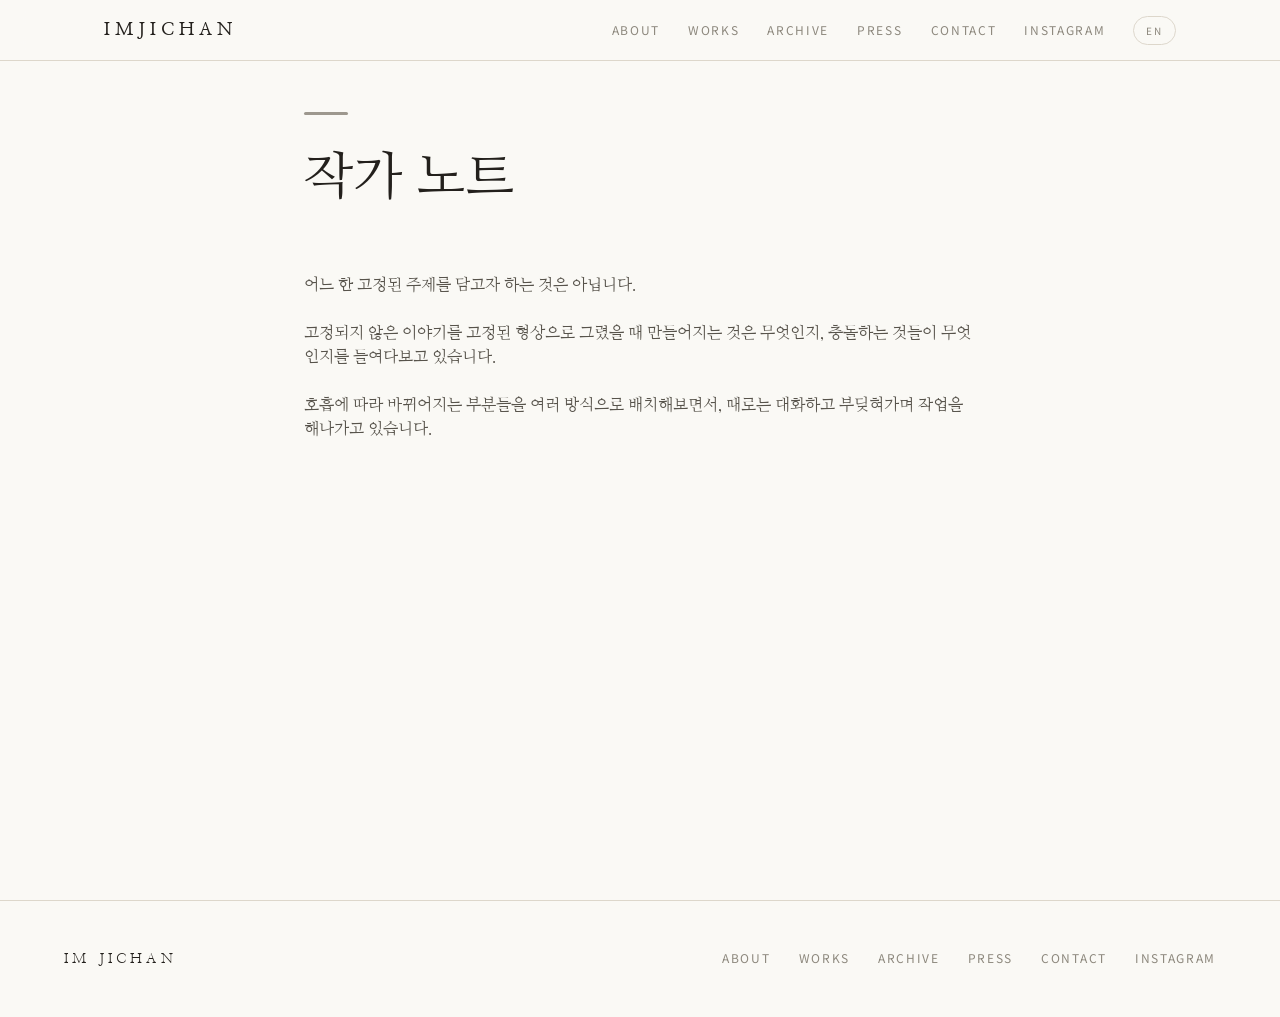
<file: statement.html>
<!DOCTYPE html><html lang="ko"><head><meta charSet="utf-8"/><meta name="viewport" content="width=device-width, initial-scale=1"/><link rel="stylesheet" href="/_next/static/css/2daf47e219ad333d.css" data-precedence="next"/><link rel="preload" as="script" fetchPriority="low" href="/_next/static/chunks/webpack-68f22649503f8e75.js"/><script src="/_next/static/chunks/4bd1b696-dd9741506150f886.js" async=""></script><script src="/_next/static/chunks/684-9ecd9cce0d24d202.js" async=""></script><script src="/_next/static/chunks/main-app-3837dc91c416c51a.js" async=""></script><script src="/_next/static/chunks/493-bd80ffce848812d4.js" async=""></script><script src="/_next/static/chunks/app/layout-b49229eb6b8f2bc6.js" async=""></script><script src="/_next/static/chunks/226-955decfbb38cd18d.js" async=""></script><script src="/_next/static/chunks/app/statement/page-f3678cc58bf5710b.js" async=""></script><script type="application/ld+json">{"@context":"https://schema.org","@type":"Person","@id":"https://imjichan.com/#person","name":"임지찬","alternateName":["IM JICHAN","IMJICHAN-INTERMEDIA","지찬"],"givenName":"지찬","familyName":"임","jobTitle":"Visual Artist","description":"회화·영상·퍼포먼스를 오가며 흔적·물질·소멸과 잔여를 다루는 한국 현대미술 작가. 한국예술종합학교 연극원 연기과를 졸업하고, 배우로서 몸과 목소리에 축적된 시간을 작업의 재료로 삼는다. 현재 세종대학교 대학원 회화과 재학.","url":"https://imjichan.com","image":"https://imjichan.com/images/monologue/overview/overview-2.jpg","sameAs":["https://www.wikidata.org/wiki/Q22975005","https://www.instagram.com/imjichan_art","https://www.instagram.com/jichance_1001"],"knowsAbout":["회화","목탄 드로잉","퍼포먼스","영상","현대미술","인터미디어","지표(Index)","소멸-잔여","신체=공간"],"alumniOf":[{"@type":"CollegeOrUniversity","name":"한국예술종합학교","sameAs":"https://www.karts.ac.kr"},{"@type":"CollegeOrUniversity","name":"세종대학교","sameAs":"https://www.sejong.ac.kr"}],"gender":"Male","nationality":{"@type":"Country","name":"South Korea"},"birthPlace":{"@type":"Country","name":"South Korea"}}</script><title>작가노트 Statement · 임지찬 IM JICHAN</title><meta name="description" content="임지찬(IM JICHAN) 작가노트 — 지표·물성·소멸-잔여·사건으로서의 감정·신체=공간."/><meta name="author" content="임지찬 IM JICHAN"/><meta name="keywords" content="임지찬,IM JICHAN,IMJICHAN-INTERMEDIA,인터미디어,현대미술,추상회화,목탄 드로잉,퍼포먼스,영상,contemporary art,Korean artist,intermedia"/><meta name="robots" content="index, follow, max-image-preview:large"/><link rel="canonical" href="https://imjichan.com/statement"/><meta name="google-site-verification" content="FEiHuLUxhObNZEIUn2K6_8HgjR_8qEmNF8cfycG7ap4"/><meta property="og:title" content="작가노트 Statement · 임지찬 IM JICHAN"/><meta property="og:description" content="임지찬(IM JICHAN) 작가노트 — 지표·물성·소멸-잔여·사건으로서의 감정·신체=공간."/><meta property="og:url" content="https://imjichan.com/statement"/><meta name="twitter:card" content="summary_large_image"/><meta name="twitter:title" content="임지찬 IM JICHAN — IMJICHAN-INTERMEDIA"/><meta name="twitter:description" content=" "/><meta name="twitter:image" content="https://imjichan.com/images/monologue/overview/overview-2.jpg"/><script>document.querySelectorAll('body link[rel="icon"], body link[rel="apple-touch-icon"]').forEach(el => document.head.appendChild(el))</script><script src="/_next/static/chunks/polyfills-42372ed130431b0a.js" noModule=""></script></head><body class="font-sans antialiased bg-paper text-ink"><div hidden=""><!--$--><!--/$--></div><header class="fixed top-0 left-0 right-0 z-[100] bg-paper/90 backdrop-blur-md border-b border-hairline"><div class="absolute top-0 left-0 h-[2px] bg-ink transition-[width] duration-150 ease-linear" style="width:0%"></div><div class="max-w-6xl mx-auto flex flex-col md:flex-row md:items-center md:justify-between gap-2 md:gap-6 px-6 md:px-10 py-3 md:py-0 md:h-[60px]"><a class="font-serif text-base md:text-lg font-semibold tracking-[0.28em] uppercase hover:opacity-55 transition-opacity" href="/">IMJICHAN</a><nav class="flex flex-wrap items-center gap-x-5 gap-y-0.5 md:gap-7"><a class="text-[11px] md:text-xs tracking-[0.14em] uppercase py-1.5 md:py-0 transition-colors text-ink-3 hover:text-ink" href="/about">About</a><a class="text-[11px] md:text-xs tracking-[0.14em] uppercase py-1.5 md:py-0 transition-colors text-ink-3 hover:text-ink" href="/works">Works</a><a class="text-[11px] md:text-xs tracking-[0.14em] uppercase py-1.5 md:py-0 transition-colors text-ink-3 hover:text-ink" href="/archive">Archive</a><a class="text-[11px] md:text-xs tracking-[0.14em] uppercase py-1.5 md:py-0 transition-colors text-ink-3 hover:text-ink" href="/press">Press</a><a class="text-[11px] md:text-xs tracking-[0.14em] uppercase py-1.5 md:py-0 transition-colors text-ink-3 hover:text-ink" href="/contact">Contact</a><a href="https://www.instagram.com/jichance_1001" target="_blank" rel="noopener noreferrer" class="text-[11px] md:text-xs tracking-[0.14em] uppercase py-1.5 md:py-0 text-ink-3 hover:text-ink transition-colors">Instagram</a><button type="button" class="text-[10px] tracking-[0.18em] uppercase text-ink-3 border border-hairline rounded-full px-3 py-1.5 whitespace-nowrap hover:text-ink hover:border-ink transition-colors">EN</button></nav></div></header><main><div class="min-h-screen pt-28 pb-24 md:pb-10 px-6 md:px-16 lg:px-24 flex items-start"><div class="max-w-2xl mx-auto w-full"><div class="mb-14"><span class="block w-11 h-[3px] rounded-sm mb-6 opacity-85" style="background:#8d887d"></span><h1 class="font-serif font-medium text-[clamp(30px,4.6vw,52px)] mb-3">작가 노트</h1></div><p class="font-serif text-sm md:text-base leading-[2] text-ink-2 whitespace-pre-line">어느 한 고정된 주제를 담고자 하는 것은 아닙니다.

고정되지 않은 이야기를 고정된 형상으로 그렸을 때 만들어지는 것은 무엇인지, 충돌하는 것들이 무엇인지를 들여다보고 있습니다.

호흡에 따라 바뀌어지는 부분들을 여러 방식으로 배치해보면서, 때로는 대화하고 부딪혀가며 작업을 해나가고 있습니다.</p></div></div><!--$--><!--/$--></main><footer class="border-t border-hairline py-12 px-6 md:px-16 text-ink-3 text-xs"><div class="max-w-6xl mx-auto flex flex-wrap items-baseline justify-between gap-4"><span class="font-serif text-sm tracking-[0.3em] uppercase text-ink">IM JICHAN</span><nav class="flex flex-wrap gap-x-7 gap-y-2"><a class="uppercase tracking-[0.14em] hover:text-ink transition-colors" href="/about">About</a><a class="uppercase tracking-[0.14em] hover:text-ink transition-colors" href="/works">Works</a><a class="uppercase tracking-[0.14em] hover:text-ink transition-colors" href="/archive">Archive</a><a class="uppercase tracking-[0.14em] hover:text-ink transition-colors" href="/press">Press</a><a class="uppercase tracking-[0.14em] hover:text-ink transition-colors" href="/contact">Contact</a><a href="https://www.instagram.com/jichance_1001" target="_blank" rel="noopener noreferrer" class="uppercase tracking-[0.14em] hover:text-ink transition-colors">Instagram</a></nav></div></footer><script src="/_next/static/chunks/webpack-68f22649503f8e75.js" async=""></script><script>(self.__next_f=self.__next_f||[]).push([0])</script><script>self.__next_f.push([1,"1:\"$Sreact.fragment\"\n2:I[7618,[\"493\",\"static/chunks/493-bd80ffce848812d4.js\",\"177\",\"static/chunks/app/layout-b49229eb6b8f2bc6.js\"],\"LangProvider\"]\n3:I[3310,[\"493\",\"static/chunks/493-bd80ffce848812d4.js\",\"177\",\"static/chunks/app/layout-b49229eb6b8f2bc6.js\"],\"default\"]\n4:I[7555,[],\"\"]\n5:I[1295,[],\"\"]\n6:I[9010,[\"493\",\"static/chunks/493-bd80ffce848812d4.js\",\"177\",\"static/chunks/app/layout-b49229eb6b8f2bc6.js\"],\"default\"]\n7:I[894,[],\"ClientPageRoot\"]\n8:I[2299,[\"226\",\"static/chunks/226-955decfbb38cd18d.js\",\"36\",\"static/chunks/app/statement/page-f3678cc58bf5710b.js\"],\"default\"]\nb:I[9665,[],\"OutletBoundary\"]\ne:I[4911,[],\"AsyncMetadataOutlet\"]\n10:I[9665,[],\"ViewportBoundary\"]\n12:I[9665,[],\"MetadataBoundary\"]\n14:I[6614,[],\"\"]\n:HL[\"/_next/static/css/2daf47e219ad333d.css\",\"style\"]\n"])</script><script>self.__next_f.push([1,"0:{\"P\":null,\"b\":\"5yjJ45k2K8APQaXloBwwY\",\"p\":\"\",\"c\":[\"\",\"statement\"],\"i\":false,\"f\":[[[\"\",{\"children\":[\"statement\",{\"children\":[\"__PAGE__\",{}]}]},\"$undefined\",\"$undefined\",true],[\"\",[\"$\",\"$1\",\"c\",{\"children\":[[[\"$\",\"link\",\"0\",{\"rel\":\"stylesheet\",\"href\":\"/_next/static/css/2daf47e219ad333d.css\",\"precedence\":\"next\",\"crossOrigin\":\"$undefined\",\"nonce\":\"$undefined\"}]],[\"$\",\"html\",null,{\"lang\":\"ko\",\"children\":[[\"$\",\"head\",null,{\"children\":[\"$\",\"script\",null,{\"type\":\"application/ld+json\",\"dangerouslySetInnerHTML\":{\"__html\":\"{\\\"@context\\\":\\\"https://schema.org\\\",\\\"@type\\\":\\\"Person\\\",\\\"@id\\\":\\\"https://imjichan.com/#person\\\",\\\"name\\\":\\\"임지찬\\\",\\\"alternateName\\\":[\\\"IM JICHAN\\\",\\\"IMJICHAN-INTERMEDIA\\\",\\\"지찬\\\"],\\\"givenName\\\":\\\"지찬\\\",\\\"familyName\\\":\\\"임\\\",\\\"jobTitle\\\":\\\"Visual Artist\\\",\\\"description\\\":\\\"회화·영상·퍼포먼스를 오가며 흔적·물질·소멸과 잔여를 다루는 한국 현대미술 작가. 한국예술종합학교 연극원 연기과를 졸업하고, 배우로서 몸과 목소리에 축적된 시간을 작업의 재료로 삼는다. 현재 세종대학교 대학원 회화과 재학.\\\",\\\"url\\\":\\\"https://imjichan.com\\\",\\\"image\\\":\\\"https://imjichan.com/images/monologue/overview/overview-2.jpg\\\",\\\"sameAs\\\":[\\\"https://www.wikidata.org/wiki/Q22975005\\\",\\\"https://www.instagram.com/imjichan_art\\\",\\\"https://www.instagram.com/jichance_1001\\\"],\\\"knowsAbout\\\":[\\\"회화\\\",\\\"목탄 드로잉\\\",\\\"퍼포먼스\\\",\\\"영상\\\",\\\"현대미술\\\",\\\"인터미디어\\\",\\\"지표(Index)\\\",\\\"소멸-잔여\\\",\\\"신체=공간\\\"],\\\"alumniOf\\\":[{\\\"@type\\\":\\\"CollegeOrUniversity\\\",\\\"name\\\":\\\"한국예술종합학교\\\",\\\"sameAs\\\":\\\"https://www.karts.ac.kr\\\"},{\\\"@type\\\":\\\"CollegeOrUniversity\\\",\\\"name\\\":\\\"세종대학교\\\",\\\"sameAs\\\":\\\"https://www.sejong.ac.kr\\\"}],\\\"gender\\\":\\\"Male\\\",\\\"nationality\\\":{\\\"@type\\\":\\\"Country\\\",\\\"name\\\":\\\"South Korea\\\"},\\\"birthPlace\\\":{\\\"@type\\\":\\\"Country\\\",\\\"name\\\":\\\"South Korea\\\"}}\"}}]}],[\"$\",\"body\",null,{\"className\":\"font-sans antialiased bg-paper text-ink\",\"children\":[\"$\",\"$L2\",null,{\"children\":[[\"$\",\"$L3\",null,{}],[\"$\",\"main\",null,{\"children\":[\"$\",\"$L4\",null,{\"parallelRouterKey\":\"children\",\"error\":\"$undefined\",\"errorStyles\":\"$undefined\",\"errorScripts\":\"$undefined\",\"template\":[\"$\",\"$L5\",null,{}],\"templateStyles\":\"$undefined\",\"templateScripts\":\"$undefined\",\"notFound\":[[[\"$\",\"title\",null,{\"children\":\"404: This page could not be found.\"}],[\"$\",\"div\",null,{\"style\":{\"fontFamily\":\"system-ui,\\\"Segoe UI\\\",Roboto,Helvetica,Arial,sans-serif,\\\"Apple Color Emoji\\\",\\\"Segoe UI Emoji\\\"\",\"height\":\"100vh\",\"textAlign\":\"center\",\"display\":\"flex\",\"flexDirection\":\"column\",\"alignItems\":\"center\",\"justifyContent\":\"center\"},\"children\":[\"$\",\"div\",null,{\"children\":[[\"$\",\"style\",null,{\"dangerouslySetInnerHTML\":{\"__html\":\"body{color:#000;background:#fff;margin:0}.next-error-h1{border-right:1px solid rgba(0,0,0,.3)}@media (prefers-color-scheme:dark){body{color:#fff;background:#000}.next-error-h1{border-right:1px solid rgba(255,255,255,.3)}}\"}}],[\"$\",\"h1\",null,{\"className\":\"next-error-h1\",\"style\":{\"display\":\"inline-block\",\"margin\":\"0 20px 0 0\",\"padding\":\"0 23px 0 0\",\"fontSize\":24,\"fontWeight\":500,\"verticalAlign\":\"top\",\"lineHeight\":\"49px\"},\"children\":404}],[\"$\",\"div\",null,{\"style\":{\"display\":\"inline-block\"},\"children\":[\"$\",\"h2\",null,{\"style\":{\"fontSize\":14,\"fontWeight\":400,\"lineHeight\":\"49px\",\"margin\":0},\"children\":\"This page could not be found.\"}]}]]}]}]],[]],\"forbidden\":\"$undefined\",\"unauthorized\":\"$undefined\"}]}],[\"$\",\"$L6\",null,{}]]}]}]]}]]}],{\"children\":[\"statement\",[\"$\",\"$1\",\"c\",{\"children\":[null,[\"$\",\"$L4\",null,{\"parallelRouterKey\":\"children\",\"error\":\"$undefined\",\"errorStyles\":\"$undefined\",\"errorScripts\":\"$undefined\",\"template\":[\"$\",\"$L5\",null,{}],\"templateStyles\":\"$undefined\",\"templateScripts\":\"$undefined\",\"notFound\":\"$undefined\",\"forbidden\":\"$undefined\",\"unauthorized\":\"$undefined\"}]]}],{\"children\":[\"__PAGE__\",[\"$\",\"$1\",\"c\",{\"children\":[[\"$\",\"$L7\",null,{\"Component\":\"$8\",\"searchParams\":{},\"params\":{},\"promises\":[\"$@9\",\"$@a\"]}],null,[\"$\",\"$Lb\",null,{\"children\":[\"$Lc\",\"$Ld\",[\"$\",\"$Le\",null,{\"promise\":\"$@f\"}]]}]]}],{},null,false]},null,false]},null,false],[\"$\",\"$1\",\"h\",{\"children\":[null,[\"$\",\"$1\",\"GHypHOWgWJc7N19izy9Wfv\",{\"children\":[[\"$\",\"$L10\",null,{\"children\":\"$L11\"}],null]}],[\"$\",\"$L12\",null,{\"children\":\"$L13\"}]]}],false]],\"m\":\"$undefined\",\"G\":[\"$14\",\"$undefined\"],\"s\":false,\"S\":true}\n"])</script><script>self.__next_f.push([1,"15:\"$Sreact.suspense\"\n16:I[4911,[],\"AsyncMetadata\"]\n9:{}\na:{}\n13:[\"$\",\"div\",null,{\"hidden\":true,\"children\":[\"$\",\"$15\",null,{\"fallback\":null,\"children\":[\"$\",\"$L16\",null,{\"promise\":\"$@17\"}]}]}]\n"])</script><script>self.__next_f.push([1,"d:null\n"])</script><script>self.__next_f.push([1,"11:[[\"$\",\"meta\",\"0\",{\"charSet\":\"utf-8\"}],[\"$\",\"meta\",\"1\",{\"name\":\"viewport\",\"content\":\"width=device-width, initial-scale=1\"}]]\nc:null\n"])</script><script>self.__next_f.push([1,"f:{\"metadata\":[[\"$\",\"title\",\"0\",{\"children\":\"작가노트 Statement · 임지찬 IM JICHAN\"}],[\"$\",\"meta\",\"1\",{\"name\":\"description\",\"content\":\"임지찬(IM JICHAN) 작가노트 — 지표·물성·소멸-잔여·사건으로서의 감정·신체=공간.\"}],[\"$\",\"meta\",\"2\",{\"name\":\"author\",\"content\":\"임지찬 IM JICHAN\"}],[\"$\",\"meta\",\"3\",{\"name\":\"keywords\",\"content\":\"임지찬,IM JICHAN,IMJICHAN-INTERMEDIA,인터미디어,현대미술,추상회화,목탄 드로잉,퍼포먼스,영상,contemporary art,Korean artist,intermedia\"}],[\"$\",\"meta\",\"4\",{\"name\":\"robots\",\"content\":\"index, follow, max-image-preview:large\"}],[\"$\",\"link\",\"5\",{\"rel\":\"canonical\",\"href\":\"https://imjichan.com/statement\"}],[\"$\",\"meta\",\"6\",{\"name\":\"google-site-verification\",\"content\":\"FEiHuLUxhObNZEIUn2K6_8HgjR_8qEmNF8cfycG7ap4\"}],[\"$\",\"meta\",\"7\",{\"property\":\"og:title\",\"content\":\"작가노트 Statement · 임지찬 IM JICHAN\"}],[\"$\",\"meta\",\"8\",{\"property\":\"og:description\",\"content\":\"임지찬(IM JICHAN) 작가노트 — 지표·물성·소멸-잔여·사건으로서의 감정·신체=공간.\"}],[\"$\",\"meta\",\"9\",{\"property\":\"og:url\",\"content\":\"https://imjichan.com/statement\"}],[\"$\",\"meta\",\"10\",{\"name\":\"twitter:card\",\"content\":\"summary_large_image\"}],[\"$\",\"meta\",\"11\",{\"name\":\"twitter:title\",\"content\":\"임지찬 IM JICHAN — IMJICHAN-INTERMEDIA\"}],[\"$\",\"meta\",\"12\",{\"name\":\"twitter:description\",\"content\":\" \"}],[\"$\",\"meta\",\"13\",{\"name\":\"twitter:image\",\"content\":\"https://imjichan.com/images/monologue/overview/overview-2.jpg\"}]],\"error\":null,\"digest\":\"$undefined\"}\n17:{\"metadata\":\"$f:metadata\",\"error\":null,\"digest\":\"$undefined\"}\n"])</script></body></html>
</file>
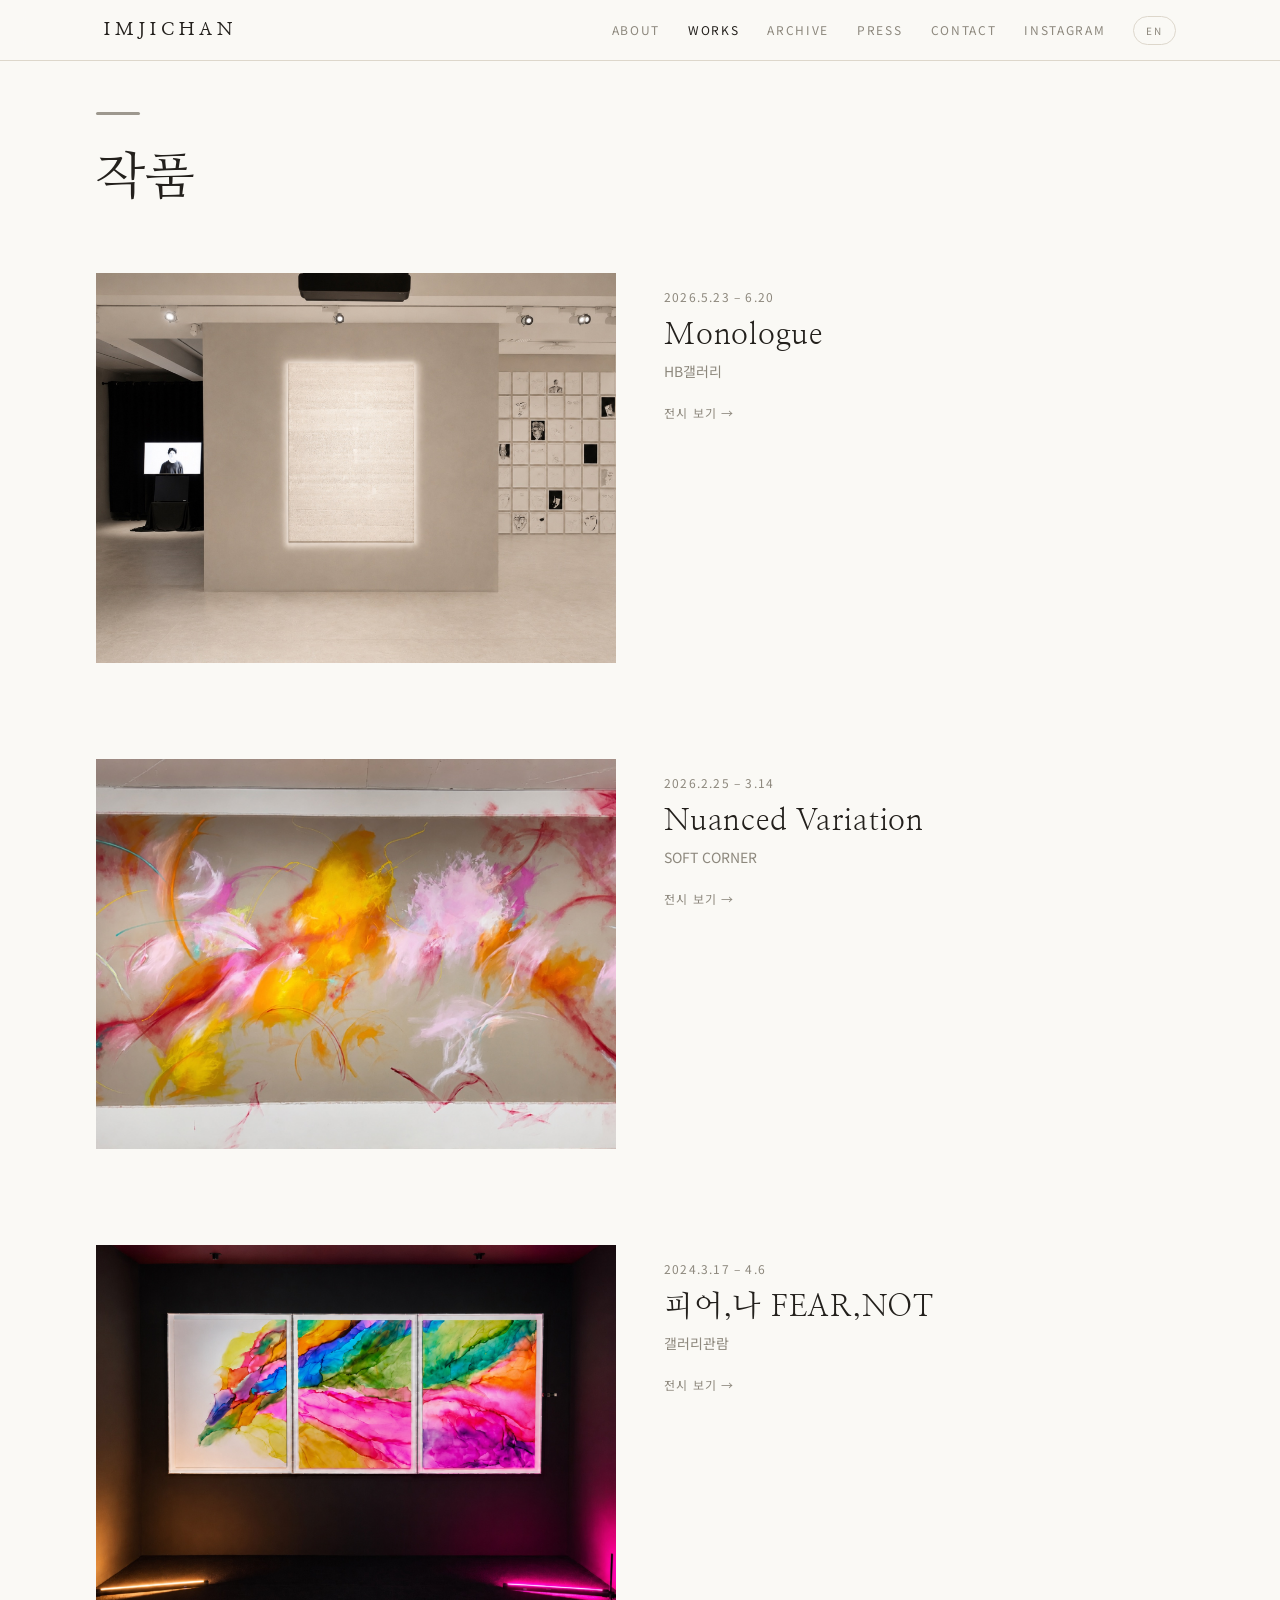
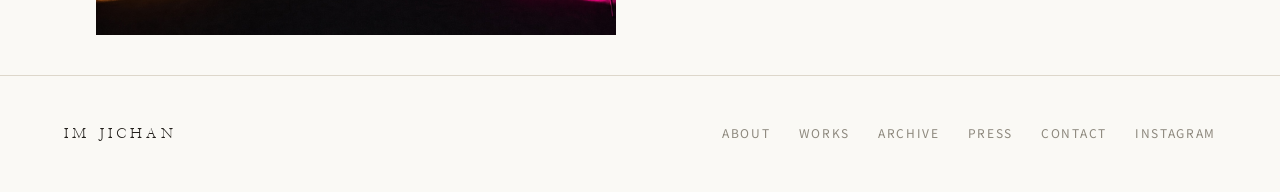
<file: works.html>
<!DOCTYPE html><html lang="ko"><head><meta charSet="utf-8"/><meta name="viewport" content="width=device-width, initial-scale=1"/><link rel="stylesheet" href="/_next/static/css/2daf47e219ad333d.css" data-precedence="next"/><link rel="preload" as="script" fetchPriority="low" href="/_next/static/chunks/webpack-68f22649503f8e75.js"/><script src="/_next/static/chunks/4bd1b696-dd9741506150f886.js" async=""></script><script src="/_next/static/chunks/684-9ecd9cce0d24d202.js" async=""></script><script src="/_next/static/chunks/main-app-3837dc91c416c51a.js" async=""></script><script src="/_next/static/chunks/493-bd80ffce848812d4.js" async=""></script><script src="/_next/static/chunks/app/layout-b49229eb6b8f2bc6.js" async=""></script><script src="/_next/static/chunks/226-955decfbb38cd18d.js" async=""></script><script src="/_next/static/chunks/app/works/page-a90811ae0df028a3.js" async=""></script><script type="application/ld+json">{"@context":"https://schema.org","@type":"Person","@id":"https://imjichan.com/#person","name":"임지찬","alternateName":["IM JICHAN","IMJICHAN-INTERMEDIA","지찬"],"givenName":"지찬","familyName":"임","jobTitle":"Visual Artist","description":"회화·영상·퍼포먼스를 오가며 흔적·물질·소멸과 잔여를 다루는 한국 현대미술 작가. 한국예술종합학교 연극원 연기과를 졸업하고, 배우로서 몸과 목소리에 축적된 시간을 작업의 재료로 삼는다. 현재 세종대학교 대학원 회화과 재학.","url":"https://imjichan.com","image":"https://imjichan.com/images/monologue/overview/overview-2.jpg","sameAs":["https://www.wikidata.org/wiki/Q22975005","https://www.instagram.com/imjichan_art","https://www.instagram.com/jichance_1001"],"knowsAbout":["회화","목탄 드로잉","퍼포먼스","영상","현대미술","인터미디어","지표(Index)","소멸-잔여","신체=공간"],"alumniOf":[{"@type":"CollegeOrUniversity","name":"한국예술종합학교","sameAs":"https://www.karts.ac.kr"},{"@type":"CollegeOrUniversity","name":"세종대학교","sameAs":"https://www.sejong.ac.kr"}],"gender":"Male","nationality":{"@type":"Country","name":"South Korea"},"birthPlace":{"@type":"Country","name":"South Korea"}}</script><title>작업 Works · 임지찬 IM JICHAN</title><meta name="description" content="임지찬(IM JICHAN)의 회화·목탄·영상·퍼포먼스 작업 — FEAR,NOT(피어,나)·MONOLOGUE·Nuanced Variation 연작."/><meta name="author" content="임지찬 IM JICHAN"/><meta name="keywords" content="임지찬,IM JICHAN,IMJICHAN-INTERMEDIA,인터미디어,현대미술,추상회화,목탄 드로잉,퍼포먼스,영상,contemporary art,Korean artist,intermedia"/><meta name="robots" content="index, follow, max-image-preview:large"/><link rel="canonical" href="https://imjichan.com/works"/><meta name="google-site-verification" content="FEiHuLUxhObNZEIUn2K6_8HgjR_8qEmNF8cfycG7ap4"/><meta property="og:title" content="작업 Works · 임지찬 IM JICHAN"/><meta property="og:description" content="임지찬(IM JICHAN)의 회화·목탄·영상·퍼포먼스 작업 — FEAR,NOT(피어,나)·MONOLOGUE·Nuanced Variation 연작."/><meta property="og:url" content="https://imjichan.com/works"/><meta name="twitter:card" content="summary_large_image"/><meta name="twitter:title" content="임지찬 IM JICHAN — IMJICHAN-INTERMEDIA"/><meta name="twitter:description" content=" "/><meta name="twitter:image" content="https://imjichan.com/images/monologue/overview/overview-2.jpg"/><script>document.querySelectorAll('body link[rel="icon"], body link[rel="apple-touch-icon"]').forEach(el => document.head.appendChild(el))</script><script src="/_next/static/chunks/polyfills-42372ed130431b0a.js" noModule=""></script></head><body class="font-sans antialiased bg-paper text-ink"><div hidden=""><!--$--><!--/$--></div><header class="fixed top-0 left-0 right-0 z-[100] bg-paper/90 backdrop-blur-md border-b border-hairline"><div class="absolute top-0 left-0 h-[2px] bg-ink transition-[width] duration-150 ease-linear" style="width:0%"></div><div class="max-w-6xl mx-auto flex flex-col md:flex-row md:items-center md:justify-between gap-2 md:gap-6 px-6 md:px-10 py-3 md:py-0 md:h-[60px]"><a class="font-serif text-base md:text-lg font-semibold tracking-[0.28em] uppercase hover:opacity-55 transition-opacity" href="/">IMJICHAN</a><nav class="flex flex-wrap items-center gap-x-5 gap-y-0.5 md:gap-7"><a class="text-[11px] md:text-xs tracking-[0.14em] uppercase py-1.5 md:py-0 transition-colors text-ink-3 hover:text-ink" href="/about">About</a><a class="text-[11px] md:text-xs tracking-[0.14em] uppercase py-1.5 md:py-0 transition-colors text-ink" href="/works">Works</a><a class="text-[11px] md:text-xs tracking-[0.14em] uppercase py-1.5 md:py-0 transition-colors text-ink-3 hover:text-ink" href="/archive">Archive</a><a class="text-[11px] md:text-xs tracking-[0.14em] uppercase py-1.5 md:py-0 transition-colors text-ink-3 hover:text-ink" href="/press">Press</a><a class="text-[11px] md:text-xs tracking-[0.14em] uppercase py-1.5 md:py-0 transition-colors text-ink-3 hover:text-ink" href="/contact">Contact</a><a href="https://www.instagram.com/jichance_1001" target="_blank" rel="noopener noreferrer" class="text-[11px] md:text-xs tracking-[0.14em] uppercase py-1.5 md:py-0 text-ink-3 hover:text-ink transition-colors">Instagram</a><button type="button" class="text-[10px] tracking-[0.18em] uppercase text-ink-3 border border-hairline rounded-full px-3 py-1.5 whitespace-nowrap hover:text-ink hover:border-ink transition-colors">EN</button></nav></div></header><main><div class="min-h-screen pt-28 pb-24 md:pb-10 px-6 md:px-16 lg:px-24"><div class="max-w-6xl mx-auto"><div class="mb-14"><span class="block w-11 h-[3px] rounded-sm mb-6 opacity-85" style="background:#8d887d"></span><h1 class="font-serif font-medium text-[clamp(30px,4.6vw,52px)] mb-3">작품</h1></div><div class="space-y-16 md:space-y-24"><a class="group block" href="/works/monologue"><div class="grid md:grid-cols-2 gap-6 md:gap-12 items-start"><div class="relative aspect-[4/3] overflow-hidden bg-wall"><img src="/images/monologue/overview/overview-2.jpg" alt="Monologue" loading="lazy" decoding="async" class="absolute inset-0 w-full h-full object-cover group-hover:scale-105 transition-transform duration-700"/></div><div class="flex flex-col justify-end py-2 md:py-4"><p class="text-xs tracking-widest text-ink-3 uppercase mb-3">2026.5.23 – 6.20</p><h2 class="font-serif text-2xl md:text-3xl tracking-wide mb-2 group-hover:opacity-60 transition-opacity">Monologue</h2><p class="text-sm text-ink-3">HB갤러리</p><p class="mt-6 text-xs tracking-widest uppercase text-ink-3 group-hover:text-ink transition-colors">전시 보기 →</p></div></div></a><a class="group block" href="/works/nuanced-variation"><div class="grid md:grid-cols-2 gap-6 md:gap-12 items-start"><div class="relative aspect-[4/3] overflow-hidden bg-wall"><img src="/images/nuanced-variation/overview/nv-exhale.jpg" alt="Nuanced Variation" loading="lazy" decoding="async" class="absolute inset-0 w-full h-full object-cover group-hover:scale-105 transition-transform duration-700"/></div><div class="flex flex-col justify-end py-2 md:py-4"><p class="text-xs tracking-widest text-ink-3 uppercase mb-3">2026.2.25 – 3.14</p><h2 class="font-serif text-2xl md:text-3xl tracking-wide mb-2 group-hover:opacity-60 transition-opacity">Nuanced Variation</h2><p class="text-sm text-ink-3">SOFT CORNER</p><p class="mt-6 text-xs tracking-widest uppercase text-ink-3 group-hover:text-ink transition-colors">전시 보기 →</p></div></div></a><a class="group block" href="/works/fear-not"><div class="grid md:grid-cols-2 gap-6 md:gap-12 items-start"><div class="relative aspect-[4/3] overflow-hidden bg-wall"><img src="/images/fear-not/overview/피어나_비상_정면.jpg" alt="피어,나 FEAR,NOT" loading="lazy" decoding="async" class="absolute inset-0 w-full h-full object-cover group-hover:scale-105 transition-transform duration-700"/></div><div class="flex flex-col justify-end py-2 md:py-4"><p class="text-xs tracking-widest text-ink-3 uppercase mb-3">2024.3.17 – 4.6</p><h2 class="font-serif text-2xl md:text-3xl tracking-wide mb-2 group-hover:opacity-60 transition-opacity">피어,나 FEAR,NOT</h2><p class="text-sm text-ink-3">갤러리관람</p><p class="mt-6 text-xs tracking-widest uppercase text-ink-3 group-hover:text-ink transition-colors">전시 보기 →</p></div></div></a></div></div></div><!--$--><!--/$--></main><footer class="border-t border-hairline py-12 px-6 md:px-16 text-ink-3 text-xs"><div class="max-w-6xl mx-auto flex flex-wrap items-baseline justify-between gap-4"><span class="font-serif text-sm tracking-[0.3em] uppercase text-ink">IM JICHAN</span><nav class="flex flex-wrap gap-x-7 gap-y-2"><a class="uppercase tracking-[0.14em] hover:text-ink transition-colors" href="/about">About</a><a class="uppercase tracking-[0.14em] hover:text-ink transition-colors" href="/works">Works</a><a class="uppercase tracking-[0.14em] hover:text-ink transition-colors" href="/archive">Archive</a><a class="uppercase tracking-[0.14em] hover:text-ink transition-colors" href="/press">Press</a><a class="uppercase tracking-[0.14em] hover:text-ink transition-colors" href="/contact">Contact</a><a href="https://www.instagram.com/jichance_1001" target="_blank" rel="noopener noreferrer" class="uppercase tracking-[0.14em] hover:text-ink transition-colors">Instagram</a></nav></div></footer><script src="/_next/static/chunks/webpack-68f22649503f8e75.js" async=""></script><script>(self.__next_f=self.__next_f||[]).push([0])</script><script>self.__next_f.push([1,"1:\"$Sreact.fragment\"\n2:I[7618,[\"493\",\"static/chunks/493-bd80ffce848812d4.js\",\"177\",\"static/chunks/app/layout-b49229eb6b8f2bc6.js\"],\"LangProvider\"]\n3:I[3310,[\"493\",\"static/chunks/493-bd80ffce848812d4.js\",\"177\",\"static/chunks/app/layout-b49229eb6b8f2bc6.js\"],\"default\"]\n4:I[7555,[],\"\"]\n5:I[1295,[],\"\"]\n6:I[9010,[\"493\",\"static/chunks/493-bd80ffce848812d4.js\",\"177\",\"static/chunks/app/layout-b49229eb6b8f2bc6.js\"],\"default\"]\n7:I[894,[],\"ClientPageRoot\"]\n8:I[9472,[\"493\",\"static/chunks/493-bd80ffce848812d4.js\",\"226\",\"static/chunks/226-955decfbb38cd18d.js\",\"607\",\"static/chunks/app/works/page-a90811ae0df028a3.js\"],\"default\"]\nb:I[9665,[],\"OutletBoundary\"]\ne:I[4911,[],\"AsyncMetadataOutlet\"]\n10:I[9665,[],\"ViewportBoundary\"]\n12:I[9665,[],\"MetadataBoundary\"]\n14:I[6614,[],\"\"]\n:HL[\"/_next/static/css/2daf47e219ad333d.css\",\"style\"]\n"])</script><script>self.__next_f.push([1,"0:{\"P\":null,\"b\":\"5yjJ45k2K8APQaXloBwwY\",\"p\":\"\",\"c\":[\"\",\"works\"],\"i\":false,\"f\":[[[\"\",{\"children\":[\"works\",{\"children\":[\"__PAGE__\",{}]}]},\"$undefined\",\"$undefined\",true],[\"\",[\"$\",\"$1\",\"c\",{\"children\":[[[\"$\",\"link\",\"0\",{\"rel\":\"stylesheet\",\"href\":\"/_next/static/css/2daf47e219ad333d.css\",\"precedence\":\"next\",\"crossOrigin\":\"$undefined\",\"nonce\":\"$undefined\"}]],[\"$\",\"html\",null,{\"lang\":\"ko\",\"children\":[[\"$\",\"head\",null,{\"children\":[\"$\",\"script\",null,{\"type\":\"application/ld+json\",\"dangerouslySetInnerHTML\":{\"__html\":\"{\\\"@context\\\":\\\"https://schema.org\\\",\\\"@type\\\":\\\"Person\\\",\\\"@id\\\":\\\"https://imjichan.com/#person\\\",\\\"name\\\":\\\"임지찬\\\",\\\"alternateName\\\":[\\\"IM JICHAN\\\",\\\"IMJICHAN-INTERMEDIA\\\",\\\"지찬\\\"],\\\"givenName\\\":\\\"지찬\\\",\\\"familyName\\\":\\\"임\\\",\\\"jobTitle\\\":\\\"Visual Artist\\\",\\\"description\\\":\\\"회화·영상·퍼포먼스를 오가며 흔적·물질·소멸과 잔여를 다루는 한국 현대미술 작가. 한국예술종합학교 연극원 연기과를 졸업하고, 배우로서 몸과 목소리에 축적된 시간을 작업의 재료로 삼는다. 현재 세종대학교 대학원 회화과 재학.\\\",\\\"url\\\":\\\"https://imjichan.com\\\",\\\"image\\\":\\\"https://imjichan.com/images/monologue/overview/overview-2.jpg\\\",\\\"sameAs\\\":[\\\"https://www.wikidata.org/wiki/Q22975005\\\",\\\"https://www.instagram.com/imjichan_art\\\",\\\"https://www.instagram.com/jichance_1001\\\"],\\\"knowsAbout\\\":[\\\"회화\\\",\\\"목탄 드로잉\\\",\\\"퍼포먼스\\\",\\\"영상\\\",\\\"현대미술\\\",\\\"인터미디어\\\",\\\"지표(Index)\\\",\\\"소멸-잔여\\\",\\\"신체=공간\\\"],\\\"alumniOf\\\":[{\\\"@type\\\":\\\"CollegeOrUniversity\\\",\\\"name\\\":\\\"한국예술종합학교\\\",\\\"sameAs\\\":\\\"https://www.karts.ac.kr\\\"},{\\\"@type\\\":\\\"CollegeOrUniversity\\\",\\\"name\\\":\\\"세종대학교\\\",\\\"sameAs\\\":\\\"https://www.sejong.ac.kr\\\"}],\\\"gender\\\":\\\"Male\\\",\\\"nationality\\\":{\\\"@type\\\":\\\"Country\\\",\\\"name\\\":\\\"South Korea\\\"},\\\"birthPlace\\\":{\\\"@type\\\":\\\"Country\\\",\\\"name\\\":\\\"South Korea\\\"}}\"}}]}],[\"$\",\"body\",null,{\"className\":\"font-sans antialiased bg-paper text-ink\",\"children\":[\"$\",\"$L2\",null,{\"children\":[[\"$\",\"$L3\",null,{}],[\"$\",\"main\",null,{\"children\":[\"$\",\"$L4\",null,{\"parallelRouterKey\":\"children\",\"error\":\"$undefined\",\"errorStyles\":\"$undefined\",\"errorScripts\":\"$undefined\",\"template\":[\"$\",\"$L5\",null,{}],\"templateStyles\":\"$undefined\",\"templateScripts\":\"$undefined\",\"notFound\":[[[\"$\",\"title\",null,{\"children\":\"404: This page could not be found.\"}],[\"$\",\"div\",null,{\"style\":{\"fontFamily\":\"system-ui,\\\"Segoe UI\\\",Roboto,Helvetica,Arial,sans-serif,\\\"Apple Color Emoji\\\",\\\"Segoe UI Emoji\\\"\",\"height\":\"100vh\",\"textAlign\":\"center\",\"display\":\"flex\",\"flexDirection\":\"column\",\"alignItems\":\"center\",\"justifyContent\":\"center\"},\"children\":[\"$\",\"div\",null,{\"children\":[[\"$\",\"style\",null,{\"dangerouslySetInnerHTML\":{\"__html\":\"body{color:#000;background:#fff;margin:0}.next-error-h1{border-right:1px solid rgba(0,0,0,.3)}@media (prefers-color-scheme:dark){body{color:#fff;background:#000}.next-error-h1{border-right:1px solid rgba(255,255,255,.3)}}\"}}],[\"$\",\"h1\",null,{\"className\":\"next-error-h1\",\"style\":{\"display\":\"inline-block\",\"margin\":\"0 20px 0 0\",\"padding\":\"0 23px 0 0\",\"fontSize\":24,\"fontWeight\":500,\"verticalAlign\":\"top\",\"lineHeight\":\"49px\"},\"children\":404}],[\"$\",\"div\",null,{\"style\":{\"display\":\"inline-block\"},\"children\":[\"$\",\"h2\",null,{\"style\":{\"fontSize\":14,\"fontWeight\":400,\"lineHeight\":\"49px\",\"margin\":0},\"children\":\"This page could not be found.\"}]}]]}]}]],[]],\"forbidden\":\"$undefined\",\"unauthorized\":\"$undefined\"}]}],[\"$\",\"$L6\",null,{}]]}]}]]}]]}],{\"children\":[\"works\",[\"$\",\"$1\",\"c\",{\"children\":[null,[\"$\",\"$L4\",null,{\"parallelRouterKey\":\"children\",\"error\":\"$undefined\",\"errorStyles\":\"$undefined\",\"errorScripts\":\"$undefined\",\"template\":[\"$\",\"$L5\",null,{}],\"templateStyles\":\"$undefined\",\"templateScripts\":\"$undefined\",\"notFound\":\"$undefined\",\"forbidden\":\"$undefined\",\"unauthorized\":\"$undefined\"}]]}],{\"children\":[\"__PAGE__\",[\"$\",\"$1\",\"c\",{\"children\":[[\"$\",\"$L7\",null,{\"Component\":\"$8\",\"searchParams\":{},\"params\":{},\"promises\":[\"$@9\",\"$@a\"]}],null,[\"$\",\"$Lb\",null,{\"children\":[\"$Lc\",\"$Ld\",[\"$\",\"$Le\",null,{\"promise\":\"$@f\"}]]}]]}],{},null,false]},null,false]},null,false],[\"$\",\"$1\",\"h\",{\"children\":[null,[\"$\",\"$1\",\"KCfQRA2cKWSIcFW1l1RM7v\",{\"children\":[[\"$\",\"$L10\",null,{\"children\":\"$L11\"}],null]}],[\"$\",\"$L12\",null,{\"children\":\"$L13\"}]]}],false]],\"m\":\"$undefined\",\"G\":[\"$14\",\"$undefined\"],\"s\":false,\"S\":true}\n"])</script><script>self.__next_f.push([1,"15:\"$Sreact.suspense\"\n16:I[4911,[],\"AsyncMetadata\"]\n9:{}\na:{}\n13:[\"$\",\"div\",null,{\"hidden\":true,\"children\":[\"$\",\"$15\",null,{\"fallback\":null,\"children\":[\"$\",\"$L16\",null,{\"promise\":\"$@17\"}]}]}]\n"])</script><script>self.__next_f.push([1,"d:null\n"])</script><script>self.__next_f.push([1,"11:[[\"$\",\"meta\",\"0\",{\"charSet\":\"utf-8\"}],[\"$\",\"meta\",\"1\",{\"name\":\"viewport\",\"content\":\"width=device-width, initial-scale=1\"}]]\nc:null\n"])</script><script>self.__next_f.push([1,"f:{\"metadata\":[[\"$\",\"title\",\"0\",{\"children\":\"작업 Works · 임지찬 IM JICHAN\"}],[\"$\",\"meta\",\"1\",{\"name\":\"description\",\"content\":\"임지찬(IM JICHAN)의 회화·목탄·영상·퍼포먼스 작업 — FEAR,NOT(피어,나)·MONOLOGUE·Nuanced Variation 연작.\"}],[\"$\",\"meta\",\"2\",{\"name\":\"author\",\"content\":\"임지찬 IM JICHAN\"}],[\"$\",\"meta\",\"3\",{\"name\":\"keywords\",\"content\":\"임지찬,IM JICHAN,IMJICHAN-INTERMEDIA,인터미디어,현대미술,추상회화,목탄 드로잉,퍼포먼스,영상,contemporary art,Korean artist,intermedia\"}],[\"$\",\"meta\",\"4\",{\"name\":\"robots\",\"content\":\"index, follow, max-image-preview:large\"}],[\"$\",\"link\",\"5\",{\"rel\":\"canonical\",\"href\":\"https://imjichan.com/works\"}],[\"$\",\"meta\",\"6\",{\"name\":\"google-site-verification\",\"content\":\"FEiHuLUxhObNZEIUn2K6_8HgjR_8qEmNF8cfycG7ap4\"}],[\"$\",\"meta\",\"7\",{\"property\":\"og:title\",\"content\":\"작업 Works · 임지찬 IM JICHAN\"}],[\"$\",\"meta\",\"8\",{\"property\":\"og:description\",\"content\":\"임지찬(IM JICHAN)의 회화·목탄·영상·퍼포먼스 작업 — FEAR,NOT(피어,나)·MONOLOGUE·Nuanced Variation 연작.\"}],[\"$\",\"meta\",\"9\",{\"property\":\"og:url\",\"content\":\"https://imjichan.com/works\"}],[\"$\",\"meta\",\"10\",{\"name\":\"twitter:card\",\"content\":\"summary_large_image\"}],[\"$\",\"meta\",\"11\",{\"name\":\"twitter:title\",\"content\":\"임지찬 IM JICHAN — IMJICHAN-INTERMEDIA\"}],[\"$\",\"meta\",\"12\",{\"name\":\"twitter:description\",\"content\":\" \"}],[\"$\",\"meta\",\"13\",{\"name\":\"twitter:image\",\"content\":\"https://imjichan.com/images/monologue/overview/overview-2.jpg\"}]],\"error\":null,\"digest\":\"$undefined\"}\n17:{\"metadata\":\"$f:metadata\",\"error\":null,\"digest\":\"$undefined\"}\n"])</script></body></html>
</file>
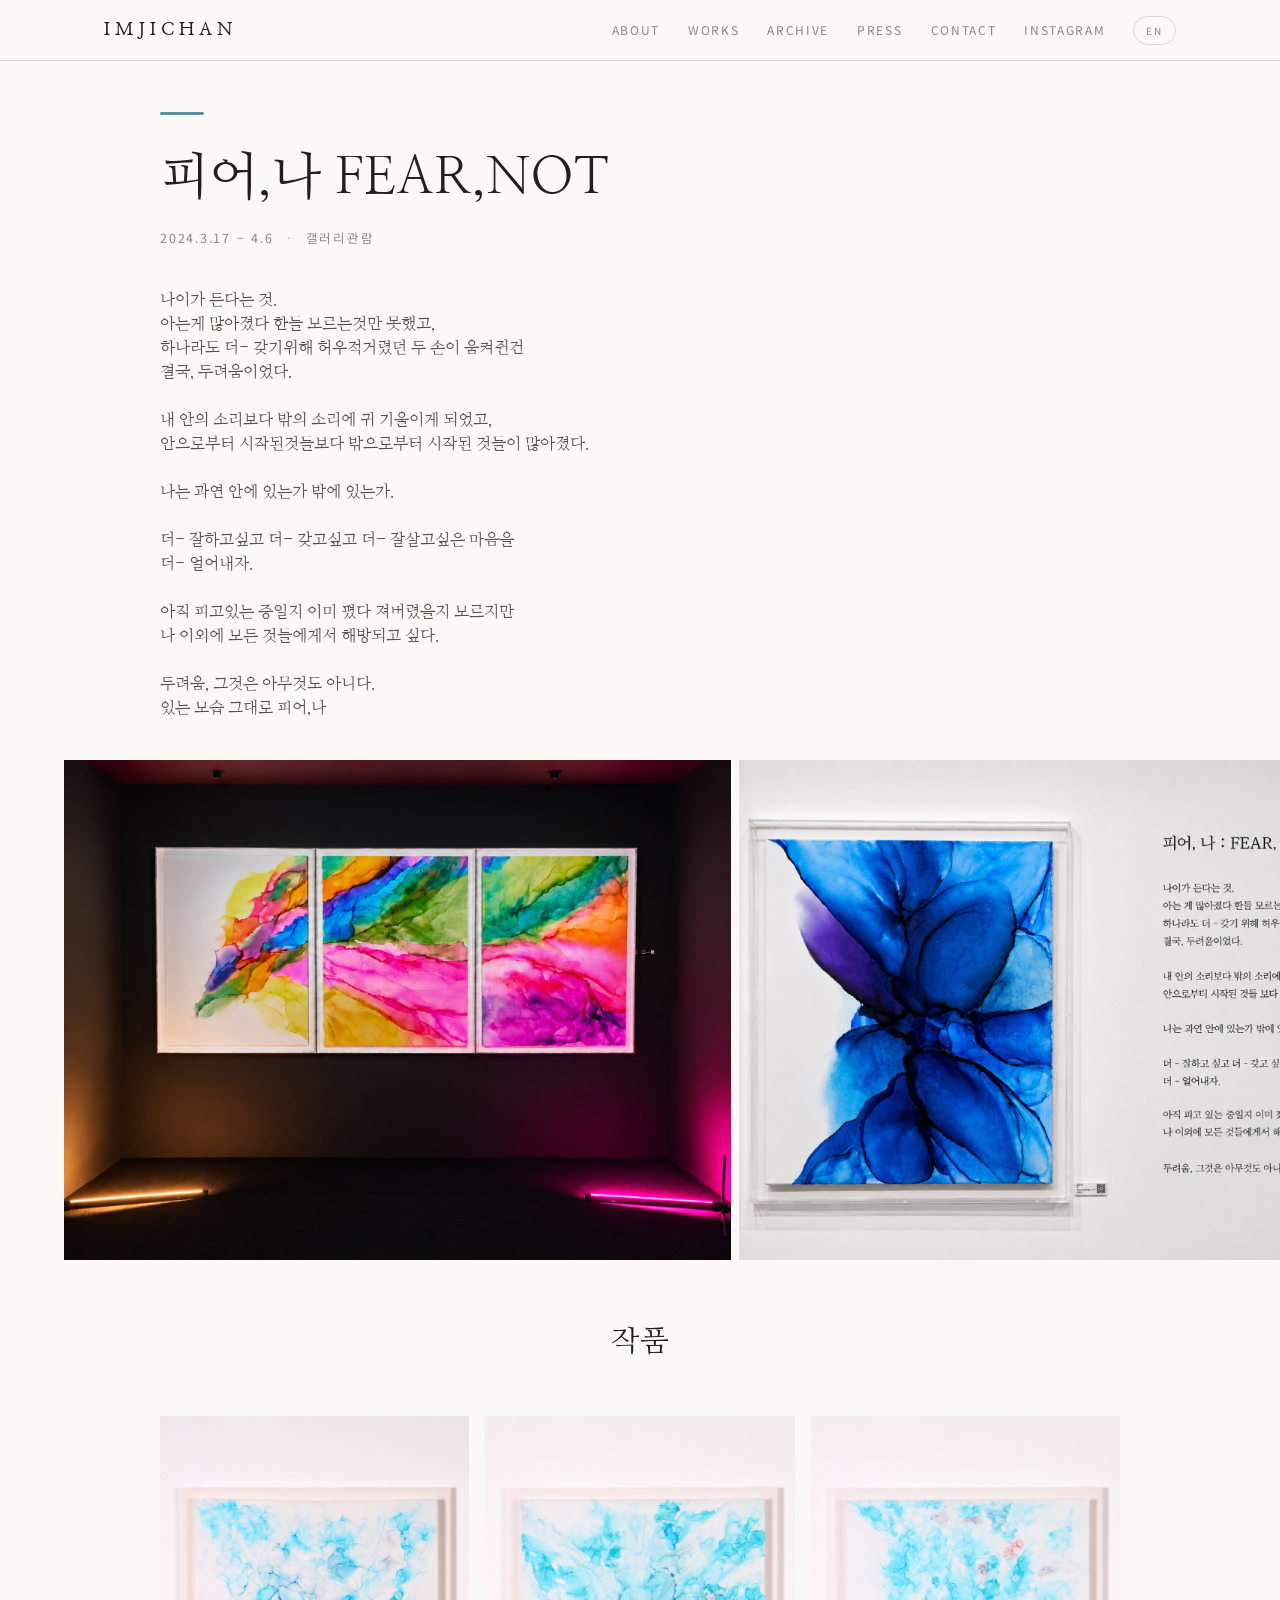
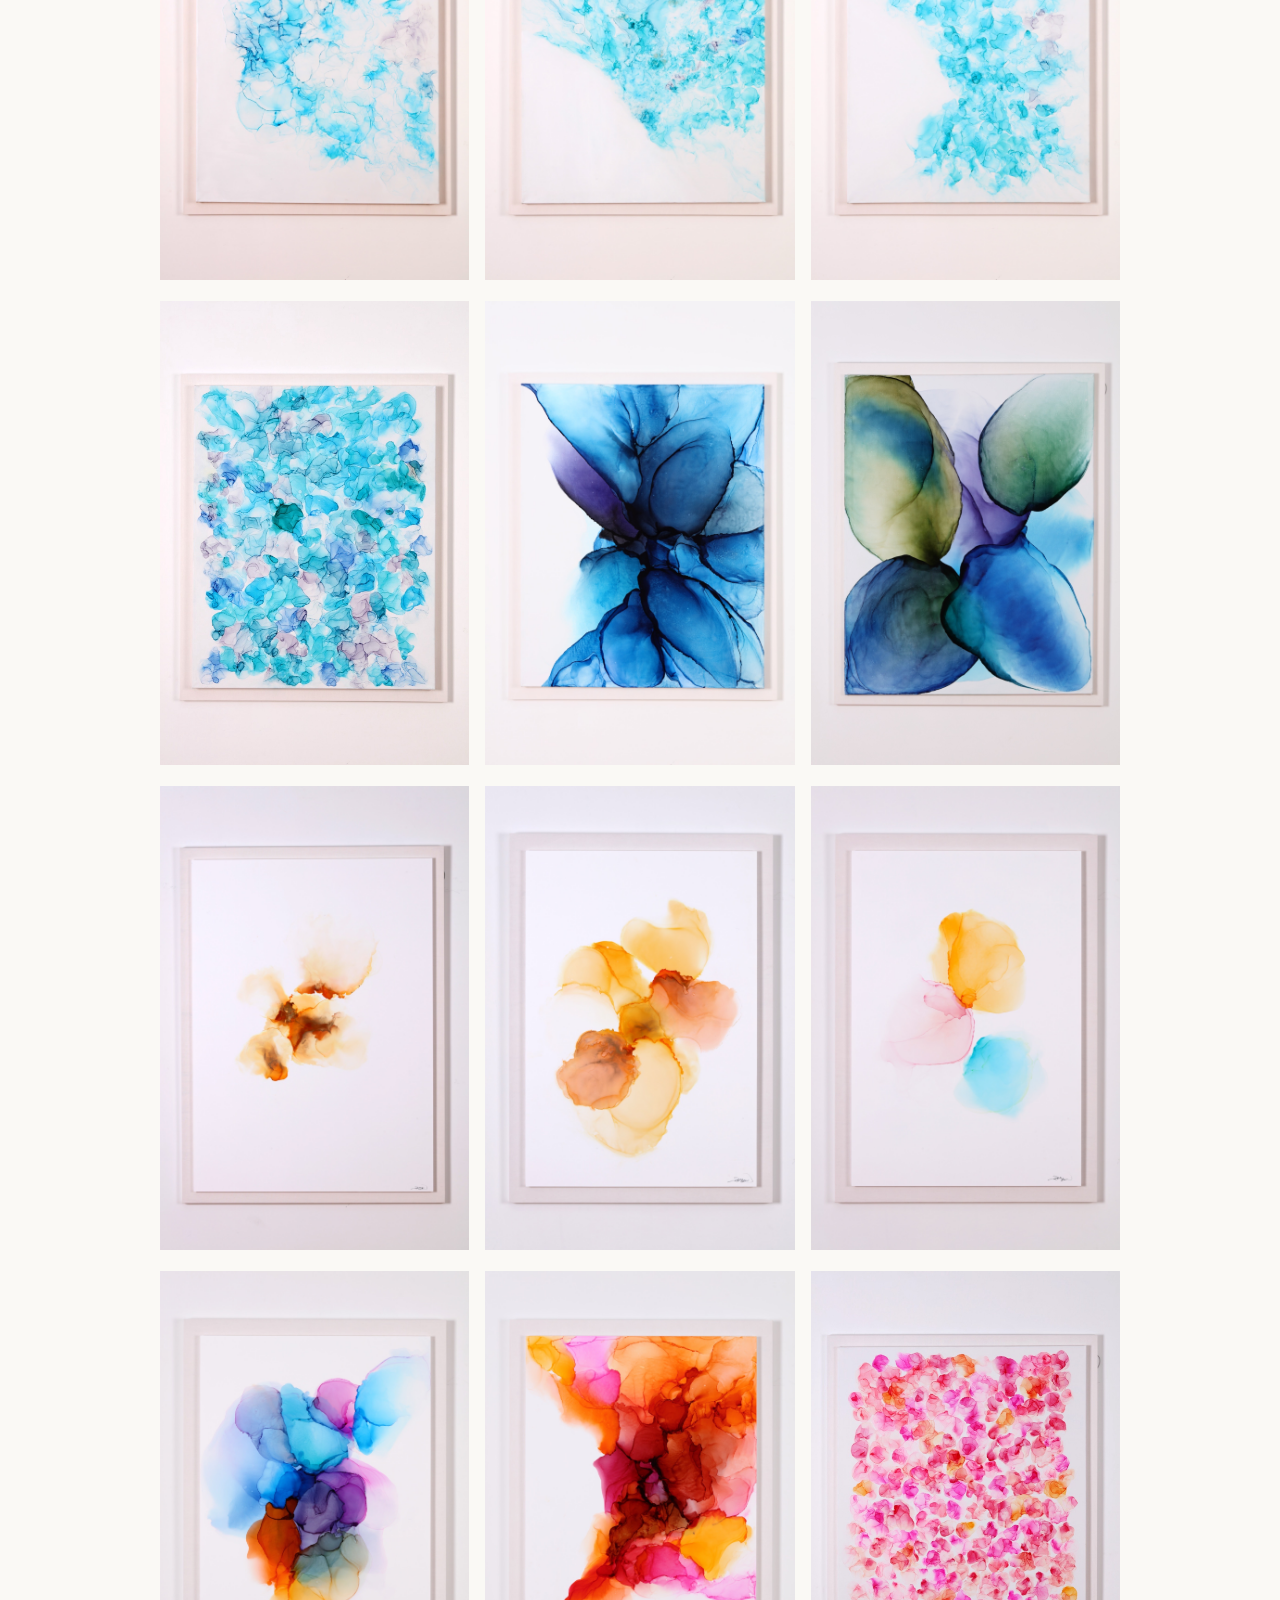
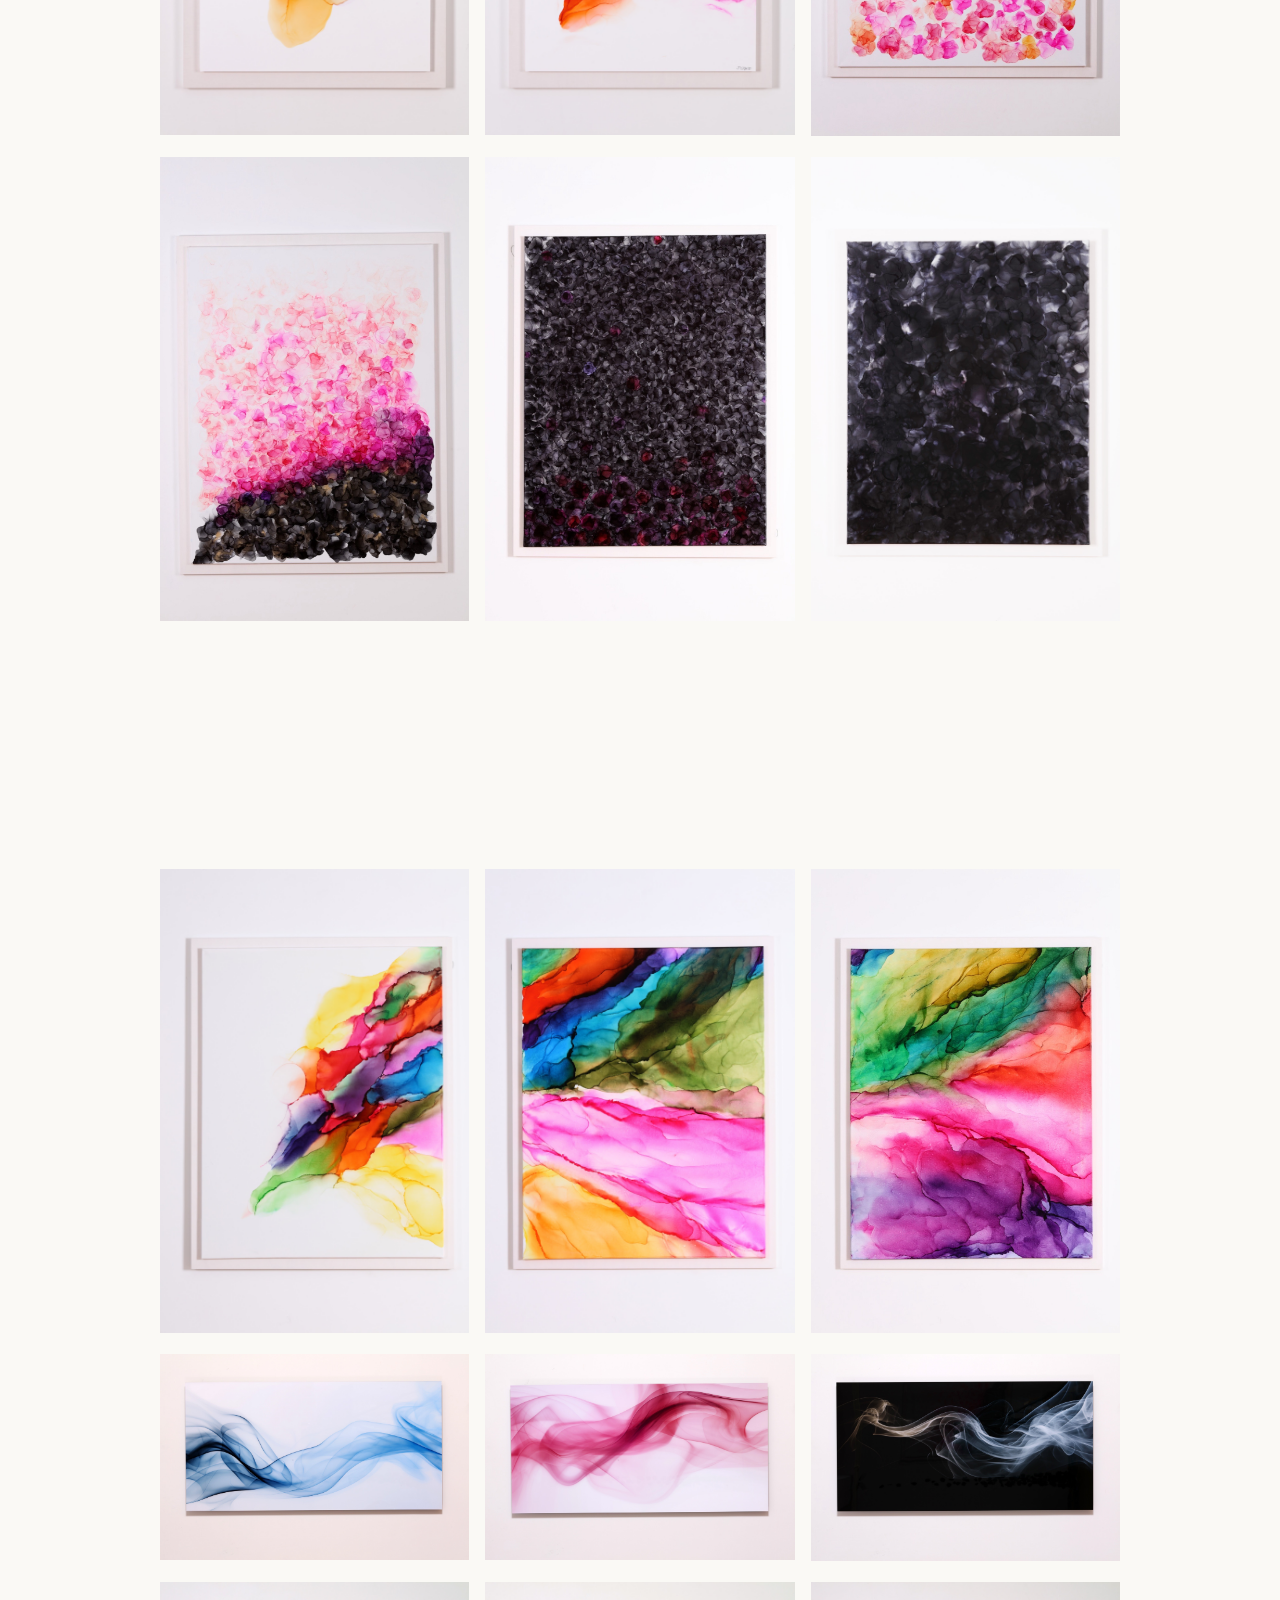
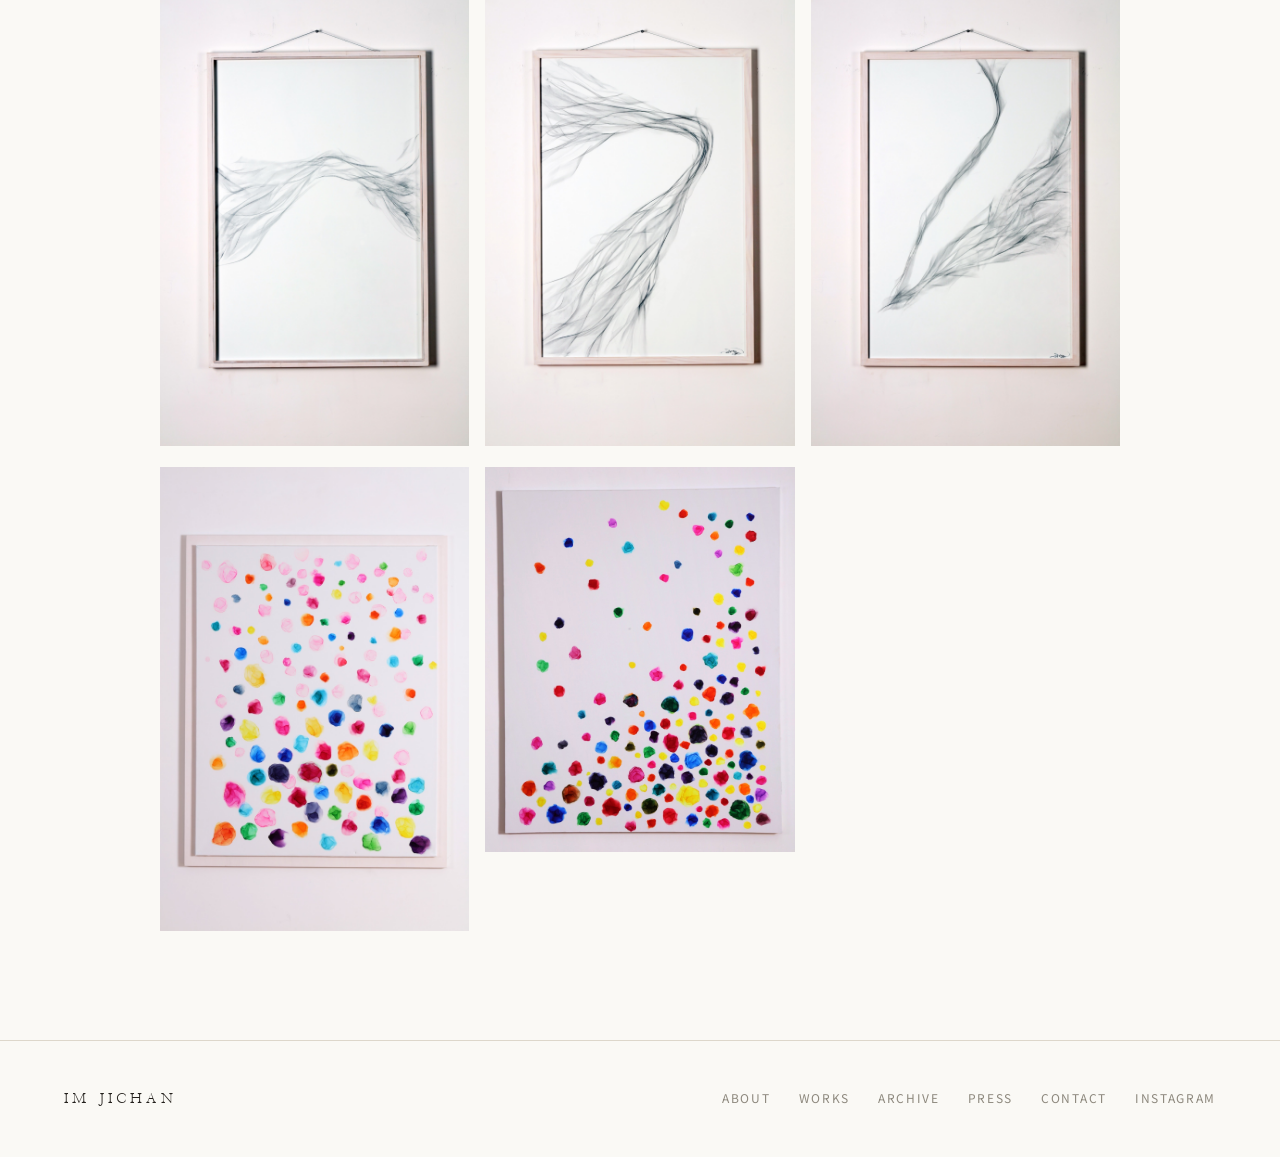
<file: works/fear-not.html>
<!DOCTYPE html><html lang="ko"><head><meta charSet="utf-8"/><meta name="viewport" content="width=device-width, initial-scale=1"/><link rel="preload" as="image" href="/images/fear-not/overview/피어나_비상_정면.jpg"/><link rel="preload" as="image" href="/images/fear-not/overview/피어나_벽_전시서문.jpg"/><link rel="preload" as="image" href="/images/fear-not/overview/피어나_벽2.jpg"/><link rel="preload" as="image" href="/images/fear-not/overview/피어나_4계절_1.jpg"/><link rel="preload" as="image" href="/images/fear-not/overview/피어나_4계절_측면.jpg"/><link rel="preload" as="image" href="/images/fear-not/overview/피어나_4계절_바닥_소품2.jpg"/><link rel="preload" as="image" href="/images/fear-not/overview/피어나_4계절_소품.webp"/><link rel="preload" as="image" href="/images/fear-not/overview/피어나_바닥_소품.jpg"/><link rel="preload" as="image" href="/images/fear-not/works/피어나_3.JPG"/><link rel="preload" as="image" href="/images/fear-not/works/피어나_2.JPG"/><link rel="stylesheet" href="/_next/static/css/2daf47e219ad333d.css" data-precedence="next"/><link rel="preload" as="script" fetchPriority="low" href="/_next/static/chunks/webpack-68f22649503f8e75.js"/><script src="/_next/static/chunks/4bd1b696-dd9741506150f886.js" async=""></script><script src="/_next/static/chunks/684-9ecd9cce0d24d202.js" async=""></script><script src="/_next/static/chunks/main-app-3837dc91c416c51a.js" async=""></script><script src="/_next/static/chunks/493-bd80ffce848812d4.js" async=""></script><script src="/_next/static/chunks/app/layout-b49229eb6b8f2bc6.js" async=""></script><script src="/_next/static/chunks/226-955decfbb38cd18d.js" async=""></script><script src="/_next/static/chunks/app/works/%5Bid%5D/page-c451461028176291.js" async=""></script><link rel="preload" as="image" href="/images/fear-not/works/피어나_1.JPG"/><link rel="preload" as="image" href="/images/fear-not/works/피어나_4.JPG"/><link rel="preload" as="image" href="/images/fear-not/works/피어나_5.JPG"/><link rel="preload" as="image" href="/images/fear-not/works/피어나_11.JPG"/><link rel="preload" as="image" href="/images/fear-not/works/피어나_12.JPG"/><link rel="preload" as="image" href="/images/fear-not/works/피어나_9.JPG"/><link rel="preload" as="image" href="/images/fear-not/works/피어나_10.JPG"/><link rel="preload" as="image" href="/images/fear-not/works/피어나_7.JPG"/><link rel="preload" as="image" href="/images/fear-not/works/피어나_8.JPG"/><link rel="preload" as="image" href="/images/fear-not/works/피어나_여름.JPG"/><link rel="preload" as="image" href="/images/fear-not/works/피어나_가을.JPG"/><link rel="preload" as="image" href="/images/fear-not/works/피어나_겨울.JPG"/><link rel="preload" as="image" href="/images/fear-not/works/피어나_6.JPG"/><link rel="preload" as="image" href="/images/fear-not/works/피어나_15.JPG"/><link rel="preload" as="image" href="/images/fear-not/works/피어나_16.JPG"/><link rel="preload" as="image" href="/images/fear-not/works/피어나_14.JPG"/><link rel="preload" as="image" href="/images/fear-not/works/피어나_비상_1.JPG"/><link rel="preload" as="image" href="/images/fear-not/works/피어나_비상_2.JPG"/><link rel="preload" as="image" href="/images/fear-not/works/피어나_비상_3.JPG"/><link rel="preload" as="image" href="/images/fear-not/works/피어나_액자2.JPG"/><link rel="preload" as="image" href="/images/fear-not/works/피어나_액자1.JPG"/><link rel="preload" as="image" href="/images/fear-not/works/피어나_액자3.JPG"/><link rel="preload" as="image" href="/images/fear-not/works/피어나_목탄1.JPG"/><link rel="preload" as="image" href="/images/fear-not/works/피어나_목탄2.JPG"/><link rel="preload" as="image" href="/images/fear-not/works/피어나_목탄3.JPG"/><link rel="preload" as="image" href="/images/fear-not/works/피어나_봄.JPG"/><link rel="preload" as="image" href="/images/fear-not/works/피어나_츄잉.JPG"/><script type="application/ld+json">{"@context":"https://schema.org","@type":"Person","@id":"https://imjichan.com/#person","name":"임지찬","alternateName":["IM JICHAN","IMJICHAN-INTERMEDIA","지찬"],"givenName":"지찬","familyName":"임","jobTitle":"Visual Artist","description":"회화·영상·퍼포먼스를 오가며 흔적·물질·소멸과 잔여를 다루는 한국 현대미술 작가. 한국예술종합학교 연극원 연기과를 졸업하고, 배우로서 몸과 목소리에 축적된 시간을 작업의 재료로 삼는다. 현재 세종대학교 대학원 회화과 재학.","url":"https://imjichan.com","image":"https://imjichan.com/images/monologue/overview/overview-2.jpg","sameAs":["https://www.wikidata.org/wiki/Q22975005","https://www.instagram.com/imjichan_art","https://www.instagram.com/jichance_1001"],"knowsAbout":["회화","목탄 드로잉","퍼포먼스","영상","현대미술","인터미디어","지표(Index)","소멸-잔여","신체=공간"],"alumniOf":[{"@type":"CollegeOrUniversity","name":"한국예술종합학교","sameAs":"https://www.karts.ac.kr"},{"@type":"CollegeOrUniversity","name":"세종대학교","sameAs":"https://www.sejong.ac.kr"}],"gender":"Male","nationality":{"@type":"Country","name":"South Korea"},"birthPlace":{"@type":"Country","name":"South Korea"}}</script><title>피어,나 FEAR,NOT · 임지찬 IM JICHAN</title><meta name="description" content="임지찬(IM JICHAN) 개인전 《피어,나 FEAR,NOT》 — 갤러리관람, 2024.3.17 – 4.6. 작품 29점. Solo exhibition &quot;FEAR,NOT&quot; by IM JICHAN at Gallery Gwallam."/><meta name="author" content="임지찬 IM JICHAN"/><meta name="keywords" content="임지찬,IM JICHAN,IMJICHAN-INTERMEDIA,인터미디어,현대미술,추상회화,목탄 드로잉,퍼포먼스,영상,contemporary art,Korean artist,intermedia"/><meta name="robots" content="index, follow, max-image-preview:large"/><link rel="canonical" href="https://imjichan.com/works/fear-not"/><meta name="google-site-verification" content="FEiHuLUxhObNZEIUn2K6_8HgjR_8qEmNF8cfycG7ap4"/><meta property="og:title" content="피어,나 FEAR,NOT · 임지찬 IM JICHAN"/><meta property="og:description" content="임지찬(IM JICHAN) 개인전 《피어,나 FEAR,NOT》 — 갤러리관람, 2024.3.17 – 4.6. 작품 29점. Solo exhibition &quot;FEAR,NOT&quot; by IM JICHAN at Gallery Gwallam."/><meta property="og:url" content="https://imjichan.com/works/fear-not"/><meta property="og:image" content="https://imjichan.com/images/fear-not/overview/%ED%94%BC%EC%96%B4%EB%82%98_%EB%B9%84%EC%83%81_%EC%A0%95%EB%A9%B4.jpg"/><meta property="og:image:alt" content="IM JICHAN — FEAR,NOT"/><meta name="twitter:card" content="summary_large_image"/><meta name="twitter:title" content="피어,나 FEAR,NOT · 임지찬 IM JICHAN"/><meta name="twitter:description" content="임지찬(IM JICHAN) 개인전 《피어,나 FEAR,NOT》 — 갤러리관람, 2024.3.17 – 4.6. 작품 29점. Solo exhibition &quot;FEAR,NOT&quot; by IM JICHAN at Gallery Gwallam."/><meta name="twitter:image" content="https://imjichan.com/images/fear-not/overview/%ED%94%BC%EC%96%B4%EB%82%98_%EB%B9%84%EC%83%81_%EC%A0%95%EB%A9%B4.jpg"/><script>document.querySelectorAll('body link[rel="icon"], body link[rel="apple-touch-icon"]').forEach(el => document.head.appendChild(el))</script><script src="/_next/static/chunks/polyfills-42372ed130431b0a.js" noModule=""></script></head><body class="font-sans antialiased bg-paper text-ink"><div hidden=""><!--$--><!--/$--></div><header class="fixed top-0 left-0 right-0 z-[100] bg-paper/90 backdrop-blur-md border-b border-hairline"><div class="absolute top-0 left-0 h-[2px] bg-ink transition-[width] duration-150 ease-linear" style="width:0%"></div><div class="max-w-6xl mx-auto flex flex-col md:flex-row md:items-center md:justify-between gap-2 md:gap-6 px-6 md:px-10 py-3 md:py-0 md:h-[60px]"><a class="font-serif text-base md:text-lg font-semibold tracking-[0.28em] uppercase hover:opacity-55 transition-opacity" href="/">IMJICHAN</a><nav class="flex flex-wrap items-center gap-x-5 gap-y-0.5 md:gap-7"><a class="text-[11px] md:text-xs tracking-[0.14em] uppercase py-1.5 md:py-0 transition-colors text-ink-3 hover:text-ink" href="/about">About</a><a class="text-[11px] md:text-xs tracking-[0.14em] uppercase py-1.5 md:py-0 transition-colors text-ink-3 hover:text-ink" href="/works">Works</a><a class="text-[11px] md:text-xs tracking-[0.14em] uppercase py-1.5 md:py-0 transition-colors text-ink-3 hover:text-ink" href="/archive">Archive</a><a class="text-[11px] md:text-xs tracking-[0.14em] uppercase py-1.5 md:py-0 transition-colors text-ink-3 hover:text-ink" href="/press">Press</a><a class="text-[11px] md:text-xs tracking-[0.14em] uppercase py-1.5 md:py-0 transition-colors text-ink-3 hover:text-ink" href="/contact">Contact</a><a href="https://www.instagram.com/jichance_1001" target="_blank" rel="noopener noreferrer" class="text-[11px] md:text-xs tracking-[0.14em] uppercase py-1.5 md:py-0 text-ink-3 hover:text-ink transition-colors">Instagram</a><button type="button" class="text-[10px] tracking-[0.18em] uppercase text-ink-3 border border-hairline rounded-full px-3 py-1.5 whitespace-nowrap hover:text-ink hover:border-ink transition-colors">EN</button></nav></div></header><main><div class="min-h-screen pt-28 pb-24 md:pb-10"><div class="px-6 md:px-16 lg:px-24 max-w-6xl mx-auto mb-10"><span class="block w-11 h-[3px] rounded-sm mb-6 opacity-85" style="background:#3e7e97"></span><h1 class="font-serif font-medium text-[clamp(30px,4.6vw,52px)] mb-3">피어,나 FEAR,NOT</h1><p class="text-[12.5px] tracking-[0.14em] uppercase text-ink-3">2024.3.17 – 4.6<!-- --> <span class="mx-2 opacity-50">·</span> <!-- -->갤러리관람</p><p class="mt-10 max-w-2xl font-serif text-sm md:text-base leading-[2] text-ink-2 whitespace-pre-line">나이가 든다는 것.
아는게 많아졌다 한들 모르는것만 못했고,
하나라도 더- 갖기위해 허우적거렸던 두 손이 움켜쥔건
결국, 두려움이었다.

내 안의 소리보다 밖의 소리에 귀 기울이게 되었고,
안으로부터 시작된것들보다 밖으로부터 시작된 것들이 많아졌다.

나는 과연 안에 있는가 밖에 있는가.

더- 잘하고싶고 더- 갖고싶고 더- 잘살고싶은 마음을
더- 얼어내자.

아직 피고있는 중일지 이미 폈다 져버렸을지 모르지만
나 이외에 모든 것들에게서 해방되고 싶다.

두려움, 그것은 아무것도 아니다.
있는 모습 그대로 피어,나</p></div><div class="relative"><span class="md:hidden absolute top-3 right-6 z-10 text-[10px] tracking-[0.18em] text-white bg-black/55 rounded-full px-2.5 py-1 tabular-nums">1<!-- --> / <!-- -->8</span><div class="w-full overflow-x-auto flex gap-2 px-6 md:px-16 mb-10" style="scroll-snap-type:x mandatory"><button data-lightbox="true" class="shrink-0 h-64 md:h-[500px] aspect-[4/3] bg-wall group overflow-hidden" style="scroll-snap-align:center"><img src="/images/fear-not/overview/피어나_비상_정면.jpg" alt="피어,나 FEAR,NOT overview 1" class="w-full h-full object-cover group-hover:opacity-90 transition-opacity duration-300"/></button><button data-lightbox="true" class="shrink-0 h-64 md:h-[500px] aspect-[4/3] bg-wall group overflow-hidden" style="scroll-snap-align:center"><img src="/images/fear-not/overview/피어나_벽_전시서문.jpg" alt="피어,나 FEAR,NOT overview 2" class="w-full h-full object-cover group-hover:opacity-90 transition-opacity duration-300"/></button><button data-lightbox="true" class="shrink-0 h-64 md:h-[500px] aspect-[4/3] bg-wall group overflow-hidden" style="scroll-snap-align:center"><img src="/images/fear-not/overview/피어나_벽2.jpg" alt="피어,나 FEAR,NOT overview 3" class="w-full h-full object-cover group-hover:opacity-90 transition-opacity duration-300"/></button><button data-lightbox="true" class="shrink-0 h-64 md:h-[500px] aspect-[4/3] bg-wall group overflow-hidden" style="scroll-snap-align:center"><img src="/images/fear-not/overview/피어나_4계절_1.jpg" alt="피어,나 FEAR,NOT overview 4" class="w-full h-full object-cover group-hover:opacity-90 transition-opacity duration-300"/></button><button data-lightbox="true" class="shrink-0 h-64 md:h-[500px] aspect-[4/3] bg-wall group overflow-hidden" style="scroll-snap-align:center"><img src="/images/fear-not/overview/피어나_4계절_측면.jpg" alt="피어,나 FEAR,NOT overview 5" class="w-full h-full object-cover group-hover:opacity-90 transition-opacity duration-300"/></button><button data-lightbox="true" class="shrink-0 h-64 md:h-[500px] aspect-[4/3] bg-wall group overflow-hidden" style="scroll-snap-align:center"><img src="/images/fear-not/overview/피어나_4계절_바닥_소품2.jpg" alt="피어,나 FEAR,NOT overview 6" class="w-full h-full object-cover group-hover:opacity-90 transition-opacity duration-300"/></button><button data-lightbox="true" class="shrink-0 h-64 md:h-[500px] aspect-[4/3] bg-wall group overflow-hidden" style="scroll-snap-align:center"><img src="/images/fear-not/overview/피어나_4계절_소품.webp" alt="피어,나 FEAR,NOT overview 7" class="w-full h-full object-cover group-hover:opacity-90 transition-opacity duration-300"/></button><button data-lightbox="true" class="shrink-0 h-64 md:h-[500px] aspect-[4/3] bg-wall group overflow-hidden" style="scroll-snap-align:center"><img src="/images/fear-not/overview/피어나_바닥_소품.jpg" alt="피어,나 FEAR,NOT overview 8" class="w-full h-full object-cover group-hover:opacity-90 transition-opacity duration-300"/></button></div></div><div class="px-6 md:px-16 lg:px-24 max-w-6xl mx-auto mt-16"><h2 class="transition-[opacity,transform] duration-[600ms] ease-[cubic-bezier(0.22,0.6,0.2,1)] opacity-0 translate-y-[12px] font-serif text-2xl md:text-3xl text-center mb-14" style="transition-delay:0ms">작품</h2><div class="grid grid-cols-3 gap-2 md:gap-4 mb-16"><div class="transition-[opacity,transform] duration-[600ms] ease-[cubic-bezier(0.22,0.6,0.2,1)] opacity-0 translate-y-[12px] " style="transition-delay:0ms"><button data-lightbox="true" class="group bg-wall overflow-hidden text-left w-full"><img src="/images/fear-not/works/피어나_3.JPG" alt="훨훨" class="w-full h-auto group-hover:opacity-90 transition-opacity duration-300" style="image-orientation:from-image"/></button></div><div class="transition-[opacity,transform] duration-[600ms] ease-[cubic-bezier(0.22,0.6,0.2,1)] opacity-0 translate-y-[12px] " style="transition-delay:100ms"><button data-lightbox="true" class="group bg-wall overflow-hidden text-left w-full"><img src="/images/fear-not/works/피어나_2.JPG" alt="훨훨" class="w-full h-auto group-hover:opacity-90 transition-opacity duration-300" style="image-orientation:from-image"/></button></div><div class="transition-[opacity,transform] duration-[600ms] ease-[cubic-bezier(0.22,0.6,0.2,1)] opacity-0 translate-y-[12px] " style="transition-delay:200ms"><button data-lightbox="true" class="group bg-wall overflow-hidden text-left w-full"><img src="/images/fear-not/works/피어나_1.JPG" alt="훨훨" class="w-full h-auto group-hover:opacity-90 transition-opacity duration-300" style="image-orientation:from-image"/></button></div><div class="transition-[opacity,transform] duration-[600ms] ease-[cubic-bezier(0.22,0.6,0.2,1)] opacity-0 translate-y-[12px] " style="transition-delay:300ms"><button data-lightbox="true" class="group bg-wall overflow-hidden text-left w-full"><img src="/images/fear-not/works/피어나_4.JPG" alt="nixflos" class="w-full h-auto group-hover:opacity-90 transition-opacity duration-300" style="image-orientation:from-image"/></button></div><div class="transition-[opacity,transform] duration-[600ms] ease-[cubic-bezier(0.22,0.6,0.2,1)] opacity-0 translate-y-[12px] " style="transition-delay:0ms"><button data-lightbox="true" class="group bg-wall overflow-hidden text-left w-full"><img src="/images/fear-not/works/피어나_5.JPG" alt="나" class="w-full h-auto group-hover:opacity-90 transition-opacity duration-300" style="image-orientation:from-image"/></button></div><div class="transition-[opacity,transform] duration-[600ms] ease-[cubic-bezier(0.22,0.6,0.2,1)] opacity-0 translate-y-[12px] " style="transition-delay:100ms"><button data-lightbox="true" class="group bg-wall overflow-hidden text-left w-full"><img src="/images/fear-not/works/피어나_11.JPG" alt="FORTUNE" class="w-full h-auto group-hover:opacity-90 transition-opacity duration-300" style="image-orientation:from-image"/></button></div><div class="transition-[opacity,transform] duration-[600ms] ease-[cubic-bezier(0.22,0.6,0.2,1)] opacity-0 translate-y-[12px] " style="transition-delay:200ms"><button data-lightbox="true" class="group bg-wall overflow-hidden text-left w-full"><img src="/images/fear-not/works/피어나_12.JPG" alt="밀알" class="w-full h-auto group-hover:opacity-90 transition-opacity duration-300" style="image-orientation:from-image"/></button></div><div class="transition-[opacity,transform] duration-[600ms] ease-[cubic-bezier(0.22,0.6,0.2,1)] opacity-0 translate-y-[12px] " style="transition-delay:300ms"><button data-lightbox="true" class="group bg-wall overflow-hidden text-left w-full"><img src="/images/fear-not/works/피어나_9.JPG" alt="밀알" class="w-full h-auto group-hover:opacity-90 transition-opacity duration-300" style="image-orientation:from-image"/></button></div><div class="transition-[opacity,transform] duration-[600ms] ease-[cubic-bezier(0.22,0.6,0.2,1)] opacity-0 translate-y-[12px] " style="transition-delay:0ms"><button data-lightbox="true" class="group bg-wall overflow-hidden text-left w-full"><img src="/images/fear-not/works/피어나_10.JPG" alt="밀알" class="w-full h-auto group-hover:opacity-90 transition-opacity duration-300" style="image-orientation:from-image"/></button></div><div class="transition-[opacity,transform] duration-[600ms] ease-[cubic-bezier(0.22,0.6,0.2,1)] opacity-0 translate-y-[12px] " style="transition-delay:100ms"><button data-lightbox="true" class="group bg-wall overflow-hidden text-left w-full"><img src="/images/fear-not/works/피어나_7.JPG" alt="밀알" class="w-full h-auto group-hover:opacity-90 transition-opacity duration-300" style="image-orientation:from-image"/></button></div><div class="transition-[opacity,transform] duration-[600ms] ease-[cubic-bezier(0.22,0.6,0.2,1)] opacity-0 translate-y-[12px] " style="transition-delay:200ms"><button data-lightbox="true" class="group bg-wall overflow-hidden text-left w-full"><img src="/images/fear-not/works/피어나_8.JPG" alt="사유" class="w-full h-auto group-hover:opacity-90 transition-opacity duration-300" style="image-orientation:from-image"/></button></div><div class="transition-[opacity,transform] duration-[600ms] ease-[cubic-bezier(0.22,0.6,0.2,1)] opacity-0 translate-y-[12px] " style="transition-delay:300ms"><button data-lightbox="true" class="group bg-wall overflow-hidden text-left w-full"><img src="/images/fear-not/works/피어나_여름.JPG" alt="nixflos (여름)" class="w-full h-auto group-hover:opacity-90 transition-opacity duration-300" style="image-orientation:from-image"/></button></div><div class="transition-[opacity,transform] duration-[600ms] ease-[cubic-bezier(0.22,0.6,0.2,1)] opacity-0 translate-y-[12px] " style="transition-delay:0ms"><button data-lightbox="true" class="group bg-wall overflow-hidden text-left w-full"><img src="/images/fear-not/works/피어나_가을.JPG" alt="nixflos (가을)" class="w-full h-auto group-hover:opacity-90 transition-opacity duration-300" style="image-orientation:from-image"/></button></div><div class="transition-[opacity,transform] duration-[600ms] ease-[cubic-bezier(0.22,0.6,0.2,1)] opacity-0 translate-y-[12px] " style="transition-delay:100ms"><button data-lightbox="true" class="group bg-wall overflow-hidden text-left w-full"><img src="/images/fear-not/works/피어나_겨울.JPG" alt="nixflos (겨울)" class="w-full h-auto group-hover:opacity-90 transition-opacity duration-300" style="image-orientation:from-image"/></button></div><div class="transition-[opacity,transform] duration-[600ms] ease-[cubic-bezier(0.22,0.6,0.2,1)] opacity-0 translate-y-[12px] " style="transition-delay:200ms"><button data-lightbox="true" class="group bg-wall overflow-hidden text-left w-full"><img src="/images/fear-not/works/피어나_6.JPG" alt="nixflos" class="w-full h-auto group-hover:opacity-90 transition-opacity duration-300" style="image-orientation:from-image"/></button></div><div class="transition-[opacity,transform] duration-[600ms] ease-[cubic-bezier(0.22,0.6,0.2,1)] opacity-0 translate-y-[12px] " style="transition-delay:300ms"><button data-lightbox="true" class="group bg-wall overflow-hidden text-left w-full"><img src="/images/fear-not/works/피어나_15.JPG" alt="파동" class="w-full h-auto group-hover:opacity-90 transition-opacity duration-300" style="image-orientation:from-image"/></button></div><div class="transition-[opacity,transform] duration-[600ms] ease-[cubic-bezier(0.22,0.6,0.2,1)] opacity-0 translate-y-[12px] " style="transition-delay:0ms"><button data-lightbox="true" class="group bg-wall overflow-hidden text-left w-full"><img src="/images/fear-not/works/피어나_16.JPG" alt="파동" class="w-full h-auto group-hover:opacity-90 transition-opacity duration-300" style="image-orientation:from-image"/></button></div><div class="transition-[opacity,transform] duration-[600ms] ease-[cubic-bezier(0.22,0.6,0.2,1)] opacity-0 translate-y-[12px] " style="transition-delay:100ms"><button data-lightbox="true" class="group bg-wall overflow-hidden text-left w-full"><img src="/images/fear-not/works/피어나_14.JPG" alt="감화" class="w-full h-auto group-hover:opacity-90 transition-opacity duration-300" style="image-orientation:from-image"/></button></div><div class="transition-[opacity,transform] duration-[600ms] ease-[cubic-bezier(0.22,0.6,0.2,1)] opacity-0 translate-y-[12px] " style="transition-delay:200ms"><button data-lightbox="true" class="group bg-wall overflow-hidden text-left w-full"><img src="/images/fear-not/works/피어나_비상_1.JPG" alt="비상" class="w-full h-auto group-hover:opacity-90 transition-opacity duration-300" style="image-orientation:from-image"/></button></div><div class="transition-[opacity,transform] duration-[600ms] ease-[cubic-bezier(0.22,0.6,0.2,1)] opacity-0 translate-y-[12px] " style="transition-delay:300ms"><button data-lightbox="true" class="group bg-wall overflow-hidden text-left w-full"><img src="/images/fear-not/works/피어나_비상_2.JPG" alt="비상" class="w-full h-auto group-hover:opacity-90 transition-opacity duration-300" style="image-orientation:from-image"/></button></div><div class="transition-[opacity,transform] duration-[600ms] ease-[cubic-bezier(0.22,0.6,0.2,1)] opacity-0 translate-y-[12px] " style="transition-delay:0ms"><button data-lightbox="true" class="group bg-wall overflow-hidden text-left w-full"><img src="/images/fear-not/works/피어나_비상_3.JPG" alt="비상" class="w-full h-auto group-hover:opacity-90 transition-opacity duration-300" style="image-orientation:from-image"/></button></div><div class="transition-[opacity,transform] duration-[600ms] ease-[cubic-bezier(0.22,0.6,0.2,1)] opacity-0 translate-y-[12px] " style="transition-delay:100ms"><button data-lightbox="true" class="group bg-wall overflow-hidden text-left w-full"><img src="/images/fear-not/works/피어나_액자2.JPG" alt="Maurice Vesselle" class="w-full h-auto group-hover:opacity-90 transition-opacity duration-300" style="image-orientation:from-image"/></button></div><div class="transition-[opacity,transform] duration-[600ms] ease-[cubic-bezier(0.22,0.6,0.2,1)] opacity-0 translate-y-[12px] " style="transition-delay:200ms"><button data-lightbox="true" class="group bg-wall overflow-hidden text-left w-full"><img src="/images/fear-not/works/피어나_액자1.JPG" alt="Dufouleur Frere" class="w-full h-auto group-hover:opacity-90 transition-opacity duration-300" style="image-orientation:from-image"/></button></div><div class="transition-[opacity,transform] duration-[600ms] ease-[cubic-bezier(0.22,0.6,0.2,1)] opacity-0 translate-y-[12px] " style="transition-delay:300ms"><button data-lightbox="true" class="group bg-wall overflow-hidden text-left w-full"><img src="/images/fear-not/works/피어나_액자3.JPG" alt="collery" class="w-full h-auto group-hover:opacity-90 transition-opacity duration-300" style="image-orientation:from-image"/></button></div><div class="transition-[opacity,transform] duration-[600ms] ease-[cubic-bezier(0.22,0.6,0.2,1)] opacity-0 translate-y-[12px] " style="transition-delay:0ms"><button data-lightbox="true" class="group bg-wall overflow-hidden text-left w-full"><img src="/images/fear-not/works/피어나_목탄1.JPG" alt="목탄 1" class="w-full h-auto group-hover:opacity-90 transition-opacity duration-300" style="image-orientation:from-image"/></button></div><div class="transition-[opacity,transform] duration-[600ms] ease-[cubic-bezier(0.22,0.6,0.2,1)] opacity-0 translate-y-[12px] " style="transition-delay:100ms"><button data-lightbox="true" class="group bg-wall overflow-hidden text-left w-full"><img src="/images/fear-not/works/피어나_목탄2.JPG" alt="훨훨" class="w-full h-auto group-hover:opacity-90 transition-opacity duration-300" style="image-orientation:from-image"/></button></div><div class="transition-[opacity,transform] duration-[600ms] ease-[cubic-bezier(0.22,0.6,0.2,1)] opacity-0 translate-y-[12px] " style="transition-delay:200ms"><button data-lightbox="true" class="group bg-wall overflow-hidden text-left w-full"><img src="/images/fear-not/works/피어나_목탄3.JPG" alt="목탄 3" class="w-full h-auto group-hover:opacity-90 transition-opacity duration-300" style="image-orientation:from-image"/></button></div><div class="transition-[opacity,transform] duration-[600ms] ease-[cubic-bezier(0.22,0.6,0.2,1)] opacity-0 translate-y-[12px] " style="transition-delay:300ms"><button data-lightbox="true" class="group bg-wall overflow-hidden text-left w-full"><img src="/images/fear-not/works/피어나_봄.JPG" alt="nixflos (봄)" class="w-full h-auto group-hover:opacity-90 transition-opacity duration-300" style="image-orientation:from-image"/></button></div><div class="transition-[opacity,transform] duration-[600ms] ease-[cubic-bezier(0.22,0.6,0.2,1)] opacity-0 translate-y-[12px] " style="transition-delay:0ms"><button data-lightbox="true" class="group bg-wall overflow-hidden text-left w-full"><img src="/images/fear-not/works/피어나_츄잉.JPG" alt="nixflos" class="w-full h-auto group-hover:opacity-90 transition-opacity duration-300" style="image-orientation:from-image"/></button></div></div></div></div><!--$--><!--/$--></main><footer class="border-t border-hairline py-12 px-6 md:px-16 text-ink-3 text-xs"><div class="max-w-6xl mx-auto flex flex-wrap items-baseline justify-between gap-4"><span class="font-serif text-sm tracking-[0.3em] uppercase text-ink">IM JICHAN</span><nav class="flex flex-wrap gap-x-7 gap-y-2"><a class="uppercase tracking-[0.14em] hover:text-ink transition-colors" href="/about">About</a><a class="uppercase tracking-[0.14em] hover:text-ink transition-colors" href="/works">Works</a><a class="uppercase tracking-[0.14em] hover:text-ink transition-colors" href="/archive">Archive</a><a class="uppercase tracking-[0.14em] hover:text-ink transition-colors" href="/press">Press</a><a class="uppercase tracking-[0.14em] hover:text-ink transition-colors" href="/contact">Contact</a><a href="https://www.instagram.com/jichance_1001" target="_blank" rel="noopener noreferrer" class="uppercase tracking-[0.14em] hover:text-ink transition-colors">Instagram</a></nav></div></footer><script src="/_next/static/chunks/webpack-68f22649503f8e75.js" async=""></script><script>(self.__next_f=self.__next_f||[]).push([0])</script><script>self.__next_f.push([1,"1:\"$Sreact.fragment\"\n2:I[7618,[\"493\",\"static/chunks/493-bd80ffce848812d4.js\",\"177\",\"static/chunks/app/layout-b49229eb6b8f2bc6.js\"],\"LangProvider\"]\n3:I[3310,[\"493\",\"static/chunks/493-bd80ffce848812d4.js\",\"177\",\"static/chunks/app/layout-b49229eb6b8f2bc6.js\"],\"default\"]\n4:I[7555,[],\"\"]\n5:I[1295,[],\"\"]\n6:I[9010,[\"493\",\"static/chunks/493-bd80ffce848812d4.js\",\"177\",\"static/chunks/app/layout-b49229eb6b8f2bc6.js\"],\"default\"]\n8:I[9665,[],\"OutletBoundary\"]\nb:I[4911,[],\"AsyncMetadataOutlet\"]\nd:I[9665,[],\"ViewportBoundary\"]\nf:I[9665,[],\"MetadataBoundary\"]\n11:I[6614,[],\"\"]\n:HL[\"/_next/static/css/2daf47e219ad333d.css\",\"style\"]\n"])</script><script>self.__next_f.push([1,"0:{\"P\":null,\"b\":\"5yjJ45k2K8APQaXloBwwY\",\"p\":\"\",\"c\":[\"\",\"works\",\"fear-not\"],\"i\":false,\"f\":[[[\"\",{\"children\":[\"works\",{\"children\":[[\"id\",\"fear-not\",\"d\"],{\"children\":[\"__PAGE__\",{}]}]}]},\"$undefined\",\"$undefined\",true],[\"\",[\"$\",\"$1\",\"c\",{\"children\":[[[\"$\",\"link\",\"0\",{\"rel\":\"stylesheet\",\"href\":\"/_next/static/css/2daf47e219ad333d.css\",\"precedence\":\"next\",\"crossOrigin\":\"$undefined\",\"nonce\":\"$undefined\"}]],[\"$\",\"html\",null,{\"lang\":\"ko\",\"children\":[[\"$\",\"head\",null,{\"children\":[\"$\",\"script\",null,{\"type\":\"application/ld+json\",\"dangerouslySetInnerHTML\":{\"__html\":\"{\\\"@context\\\":\\\"https://schema.org\\\",\\\"@type\\\":\\\"Person\\\",\\\"@id\\\":\\\"https://imjichan.com/#person\\\",\\\"name\\\":\\\"임지찬\\\",\\\"alternateName\\\":[\\\"IM JICHAN\\\",\\\"IMJICHAN-INTERMEDIA\\\",\\\"지찬\\\"],\\\"givenName\\\":\\\"지찬\\\",\\\"familyName\\\":\\\"임\\\",\\\"jobTitle\\\":\\\"Visual Artist\\\",\\\"description\\\":\\\"회화·영상·퍼포먼스를 오가며 흔적·물질·소멸과 잔여를 다루는 한국 현대미술 작가. 한국예술종합학교 연극원 연기과를 졸업하고, 배우로서 몸과 목소리에 축적된 시간을 작업의 재료로 삼는다. 현재 세종대학교 대학원 회화과 재학.\\\",\\\"url\\\":\\\"https://imjichan.com\\\",\\\"image\\\":\\\"https://imjichan.com/images/monologue/overview/overview-2.jpg\\\",\\\"sameAs\\\":[\\\"https://www.wikidata.org/wiki/Q22975005\\\",\\\"https://www.instagram.com/imjichan_art\\\",\\\"https://www.instagram.com/jichance_1001\\\"],\\\"knowsAbout\\\":[\\\"회화\\\",\\\"목탄 드로잉\\\",\\\"퍼포먼스\\\",\\\"영상\\\",\\\"현대미술\\\",\\\"인터미디어\\\",\\\"지표(Index)\\\",\\\"소멸-잔여\\\",\\\"신체=공간\\\"],\\\"alumniOf\\\":[{\\\"@type\\\":\\\"CollegeOrUniversity\\\",\\\"name\\\":\\\"한국예술종합학교\\\",\\\"sameAs\\\":\\\"https://www.karts.ac.kr\\\"},{\\\"@type\\\":\\\"CollegeOrUniversity\\\",\\\"name\\\":\\\"세종대학교\\\",\\\"sameAs\\\":\\\"https://www.sejong.ac.kr\\\"}],\\\"gender\\\":\\\"Male\\\",\\\"nationality\\\":{\\\"@type\\\":\\\"Country\\\",\\\"name\\\":\\\"South Korea\\\"},\\\"birthPlace\\\":{\\\"@type\\\":\\\"Country\\\",\\\"name\\\":\\\"South Korea\\\"}}\"}}]}],[\"$\",\"body\",null,{\"className\":\"font-sans antialiased bg-paper text-ink\",\"children\":[\"$\",\"$L2\",null,{\"children\":[[\"$\",\"$L3\",null,{}],[\"$\",\"main\",null,{\"children\":[\"$\",\"$L4\",null,{\"parallelRouterKey\":\"children\",\"error\":\"$undefined\",\"errorStyles\":\"$undefined\",\"errorScripts\":\"$undefined\",\"template\":[\"$\",\"$L5\",null,{}],\"templateStyles\":\"$undefined\",\"templateScripts\":\"$undefined\",\"notFound\":[[[\"$\",\"title\",null,{\"children\":\"404: This page could not be found.\"}],[\"$\",\"div\",null,{\"style\":{\"fontFamily\":\"system-ui,\\\"Segoe UI\\\",Roboto,Helvetica,Arial,sans-serif,\\\"Apple Color Emoji\\\",\\\"Segoe UI Emoji\\\"\",\"height\":\"100vh\",\"textAlign\":\"center\",\"display\":\"flex\",\"flexDirection\":\"column\",\"alignItems\":\"center\",\"justifyContent\":\"center\"},\"children\":[\"$\",\"div\",null,{\"children\":[[\"$\",\"style\",null,{\"dangerouslySetInnerHTML\":{\"__html\":\"body{color:#000;background:#fff;margin:0}.next-error-h1{border-right:1px solid rgba(0,0,0,.3)}@media (prefers-color-scheme:dark){body{color:#fff;background:#000}.next-error-h1{border-right:1px solid rgba(255,255,255,.3)}}\"}}],[\"$\",\"h1\",null,{\"className\":\"next-error-h1\",\"style\":{\"display\":\"inline-block\",\"margin\":\"0 20px 0 0\",\"padding\":\"0 23px 0 0\",\"fontSize\":24,\"fontWeight\":500,\"verticalAlign\":\"top\",\"lineHeight\":\"49px\"},\"children\":404}],[\"$\",\"div\",null,{\"style\":{\"display\":\"inline-block\"},\"children\":[\"$\",\"h2\",null,{\"style\":{\"fontSize\":14,\"fontWeight\":400,\"lineHeight\":\"49px\",\"margin\":0},\"children\":\"This page could not be found.\"}]}]]}]}]],[]],\"forbidden\":\"$undefined\",\"unauthorized\":\"$undefined\"}]}],[\"$\",\"$L6\",null,{}]]}]}]]}]]}],{\"children\":[\"works\",[\"$\",\"$1\",\"c\",{\"children\":[null,[\"$\",\"$L4\",null,{\"parallelRouterKey\":\"children\",\"error\":\"$undefined\",\"errorStyles\":\"$undefined\",\"errorScripts\":\"$undefined\",\"template\":[\"$\",\"$L5\",null,{}],\"templateStyles\":\"$undefined\",\"templateScripts\":\"$undefined\",\"notFound\":\"$undefined\",\"forbidden\":\"$undefined\",\"unauthorized\":\"$undefined\"}]]}],{\"children\":[[\"id\",\"fear-not\",\"d\"],[\"$\",\"$1\",\"c\",{\"children\":[null,[\"$\",\"$L4\",null,{\"parallelRouterKey\":\"children\",\"error\":\"$undefined\",\"errorStyles\":\"$undefined\",\"errorScripts\":\"$undefined\",\"template\":[\"$\",\"$L5\",null,{}],\"templateStyles\":\"$undefined\",\"templateScripts\":\"$undefined\",\"notFound\":\"$undefined\",\"forbidden\":\"$undefined\",\"unauthorized\":\"$undefined\"}]]}],{\"children\":[\"__PAGE__\",[\"$\",\"$1\",\"c\",{\"children\":[\"$L7\",null,[\"$\",\"$L8\",null,{\"children\":[\"$L9\",\"$La\",[\"$\",\"$Lb\",null,{\"promise\":\"$@c\"}]]}]]}],{},null,false]},null,false]},null,false]},null,false],[\"$\",\"$1\",\"h\",{\"children\":[null,[\"$\",\"$1\",\"9JtlVKuND-tDlD7hPdEXfv\",{\"children\":[[\"$\",\"$Ld\",null,{\"children\":\"$Le\"}],null]}],[\"$\",\"$Lf\",null,{\"children\":\"$L10\"}]]}],false]],\"m\":\"$undefined\",\"G\":[\"$11\",\"$undefined\"],\"s\":false,\"S\":true}\n"])</script><script>self.__next_f.push([1,"12:\"$Sreact.suspense\"\n13:I[4911,[],\"AsyncMetadata\"]\n15:I[9397,[\"226\",\"static/chunks/226-955decfbb38cd18d.js\",\"695\",\"static/chunks/app/works/%5Bid%5D/page-c451461028176291.js\"],\"default\"]\n10:[\"$\",\"div\",null,{\"hidden\":true,\"children\":[\"$\",\"$12\",null,{\"fallback\":null,\"children\":[\"$\",\"$L13\",null,{\"promise\":\"$@14\"}]}]}]\n7:[\"$\",\"$L15\",null,{\"id\":\"fear-not\"}]\na:null\n"])</script><script>self.__next_f.push([1,"e:[[\"$\",\"meta\",\"0\",{\"charSet\":\"utf-8\"}],[\"$\",\"meta\",\"1\",{\"name\":\"viewport\",\"content\":\"width=device-width, initial-scale=1\"}]]\n9:null\n"])</script><script>self.__next_f.push([1,"c:{\"metadata\":[[\"$\",\"title\",\"0\",{\"children\":\"피어,나 FEAR,NOT · 임지찬 IM JICHAN\"}],[\"$\",\"meta\",\"1\",{\"name\":\"description\",\"content\":\"임지찬(IM JICHAN) 개인전 《피어,나 FEAR,NOT》 — 갤러리관람, 2024.3.17 – 4.6. 작품 29점. Solo exhibition \\\"FEAR,NOT\\\" by IM JICHAN at Gallery Gwallam.\"}],[\"$\",\"meta\",\"2\",{\"name\":\"author\",\"content\":\"임지찬 IM JICHAN\"}],[\"$\",\"meta\",\"3\",{\"name\":\"keywords\",\"content\":\"임지찬,IM JICHAN,IMJICHAN-INTERMEDIA,인터미디어,현대미술,추상회화,목탄 드로잉,퍼포먼스,영상,contemporary art,Korean artist,intermedia\"}],[\"$\",\"meta\",\"4\",{\"name\":\"robots\",\"content\":\"index, follow, max-image-preview:large\"}],[\"$\",\"link\",\"5\",{\"rel\":\"canonical\",\"href\":\"https://imjichan.com/works/fear-not\"}],[\"$\",\"meta\",\"6\",{\"name\":\"google-site-verification\",\"content\":\"FEiHuLUxhObNZEIUn2K6_8HgjR_8qEmNF8cfycG7ap4\"}],[\"$\",\"meta\",\"7\",{\"property\":\"og:title\",\"content\":\"피어,나 FEAR,NOT · 임지찬 IM JICHAN\"}],[\"$\",\"meta\",\"8\",{\"property\":\"og:description\",\"content\":\"임지찬(IM JICHAN) 개인전 《피어,나 FEAR,NOT》 — 갤러리관람, 2024.3.17 – 4.6. 작품 29점. Solo exhibition \\\"FEAR,NOT\\\" by IM JICHAN at Gallery Gwallam.\"}],[\"$\",\"meta\",\"9\",{\"property\":\"og:url\",\"content\":\"https://imjichan.com/works/fear-not\"}],[\"$\",\"meta\",\"10\",{\"property\":\"og:image\",\"content\":\"https://imjichan.com/images/fear-not/overview/%ED%94%BC%EC%96%B4%EB%82%98_%EB%B9%84%EC%83%81_%EC%A0%95%EB%A9%B4.jpg\"}],[\"$\",\"meta\",\"11\",{\"property\":\"og:image:alt\",\"content\":\"IM JICHAN — FEAR,NOT\"}],[\"$\",\"meta\",\"12\",{\"name\":\"twitter:card\",\"content\":\"summary_large_image\"}],[\"$\",\"meta\",\"13\",{\"name\":\"twitter:title\",\"content\":\"피어,나 FEAR,NOT · 임지찬 IM JICHAN\"}],[\"$\",\"meta\",\"14\",{\"name\":\"twitter:description\",\"content\":\"임지찬(IM JICHAN) 개인전 《피어,나 FEAR,NOT》 — 갤러리관람, 2024.3.17 – 4.6. 작품 29점. Solo exhibition \\\"FEAR,NOT\\\" by IM JICHAN at Gallery Gwallam.\"}],[\"$\",\"meta\",\"15\",{\"name\":\"twitter:image\",\"content\":\"https://imjichan.com/images/fear-not/overview/%ED%94%BC%EC%96%B4%EB%82%98_%EB%B9%84%EC%83%81_%EC%A0%95%EB%A9%B4.jpg\"}]],\"error\":null,\"digest\":\"$undefined\"}\n"])</script><script>self.__next_f.push([1,"14:{\"metadata\":\"$c:metadata\",\"error\":null,\"digest\":\"$undefined\"}\n"])</script></body></html>
</file>
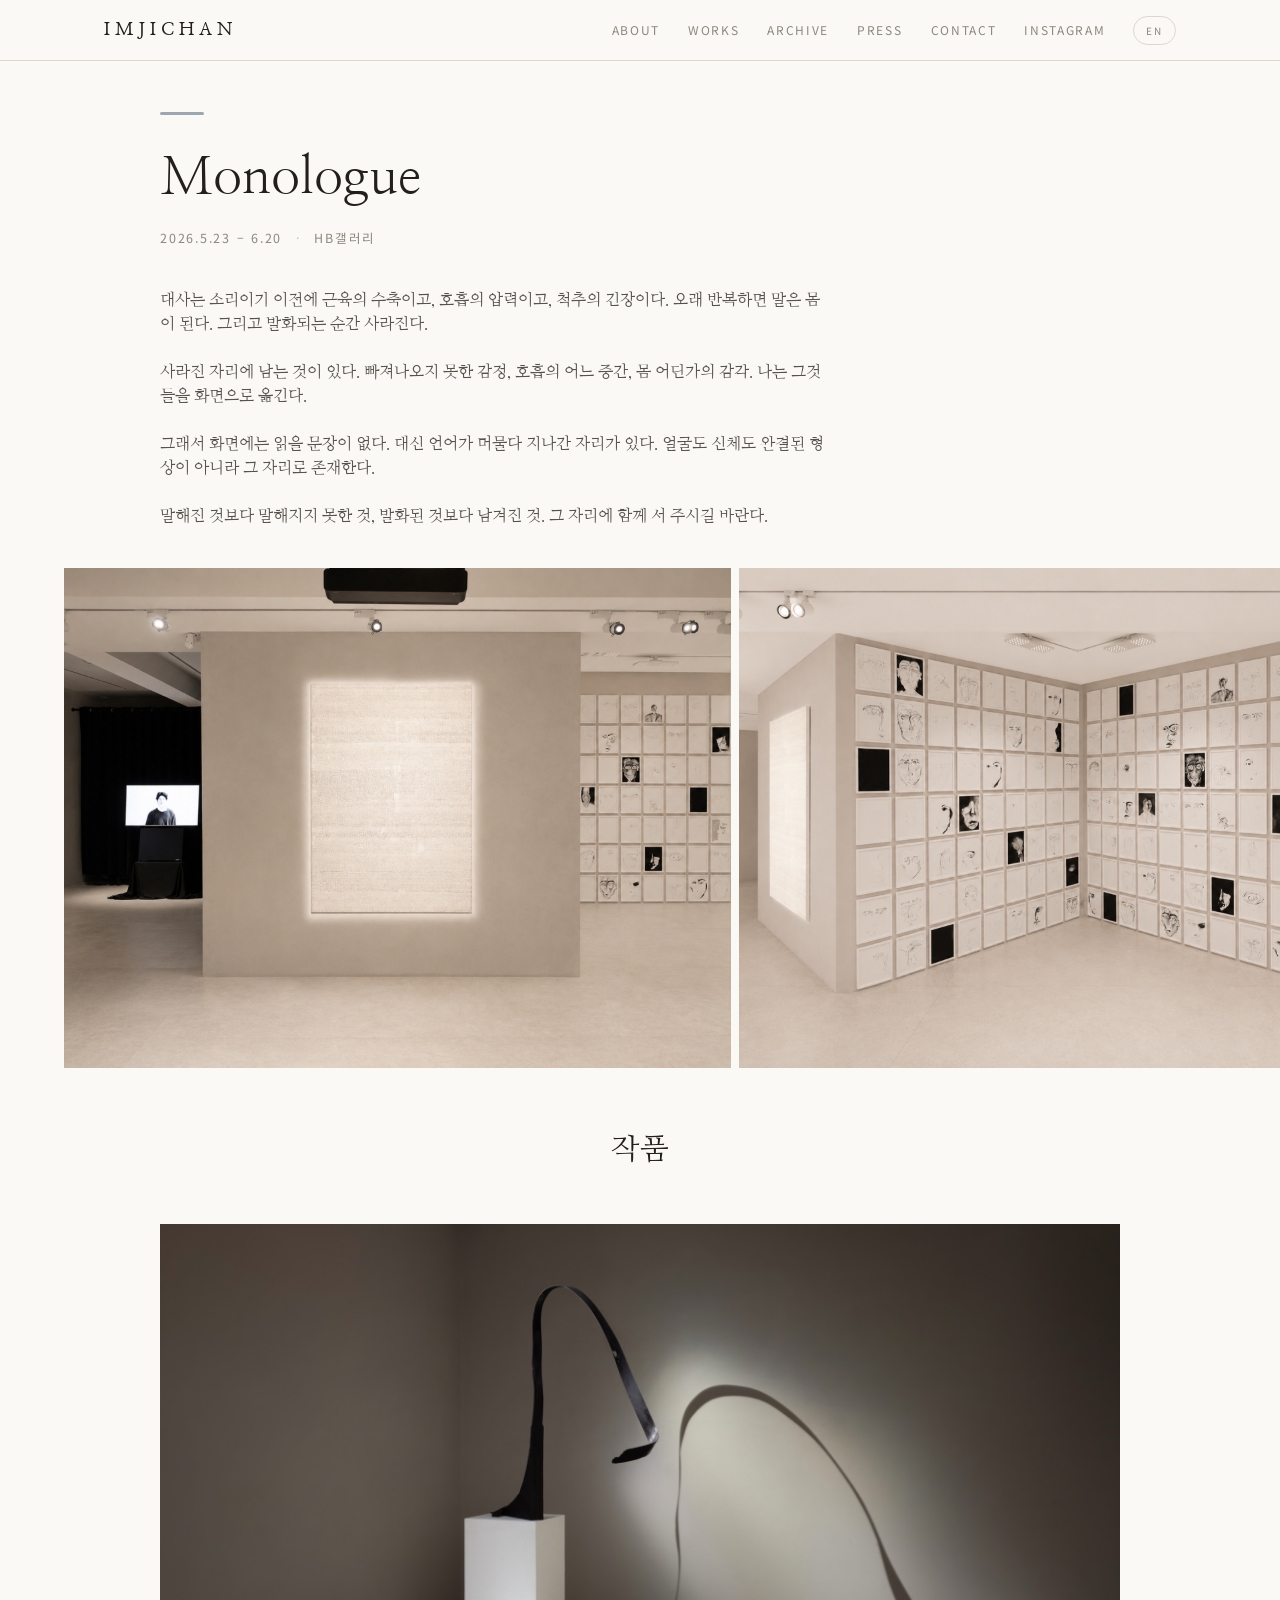
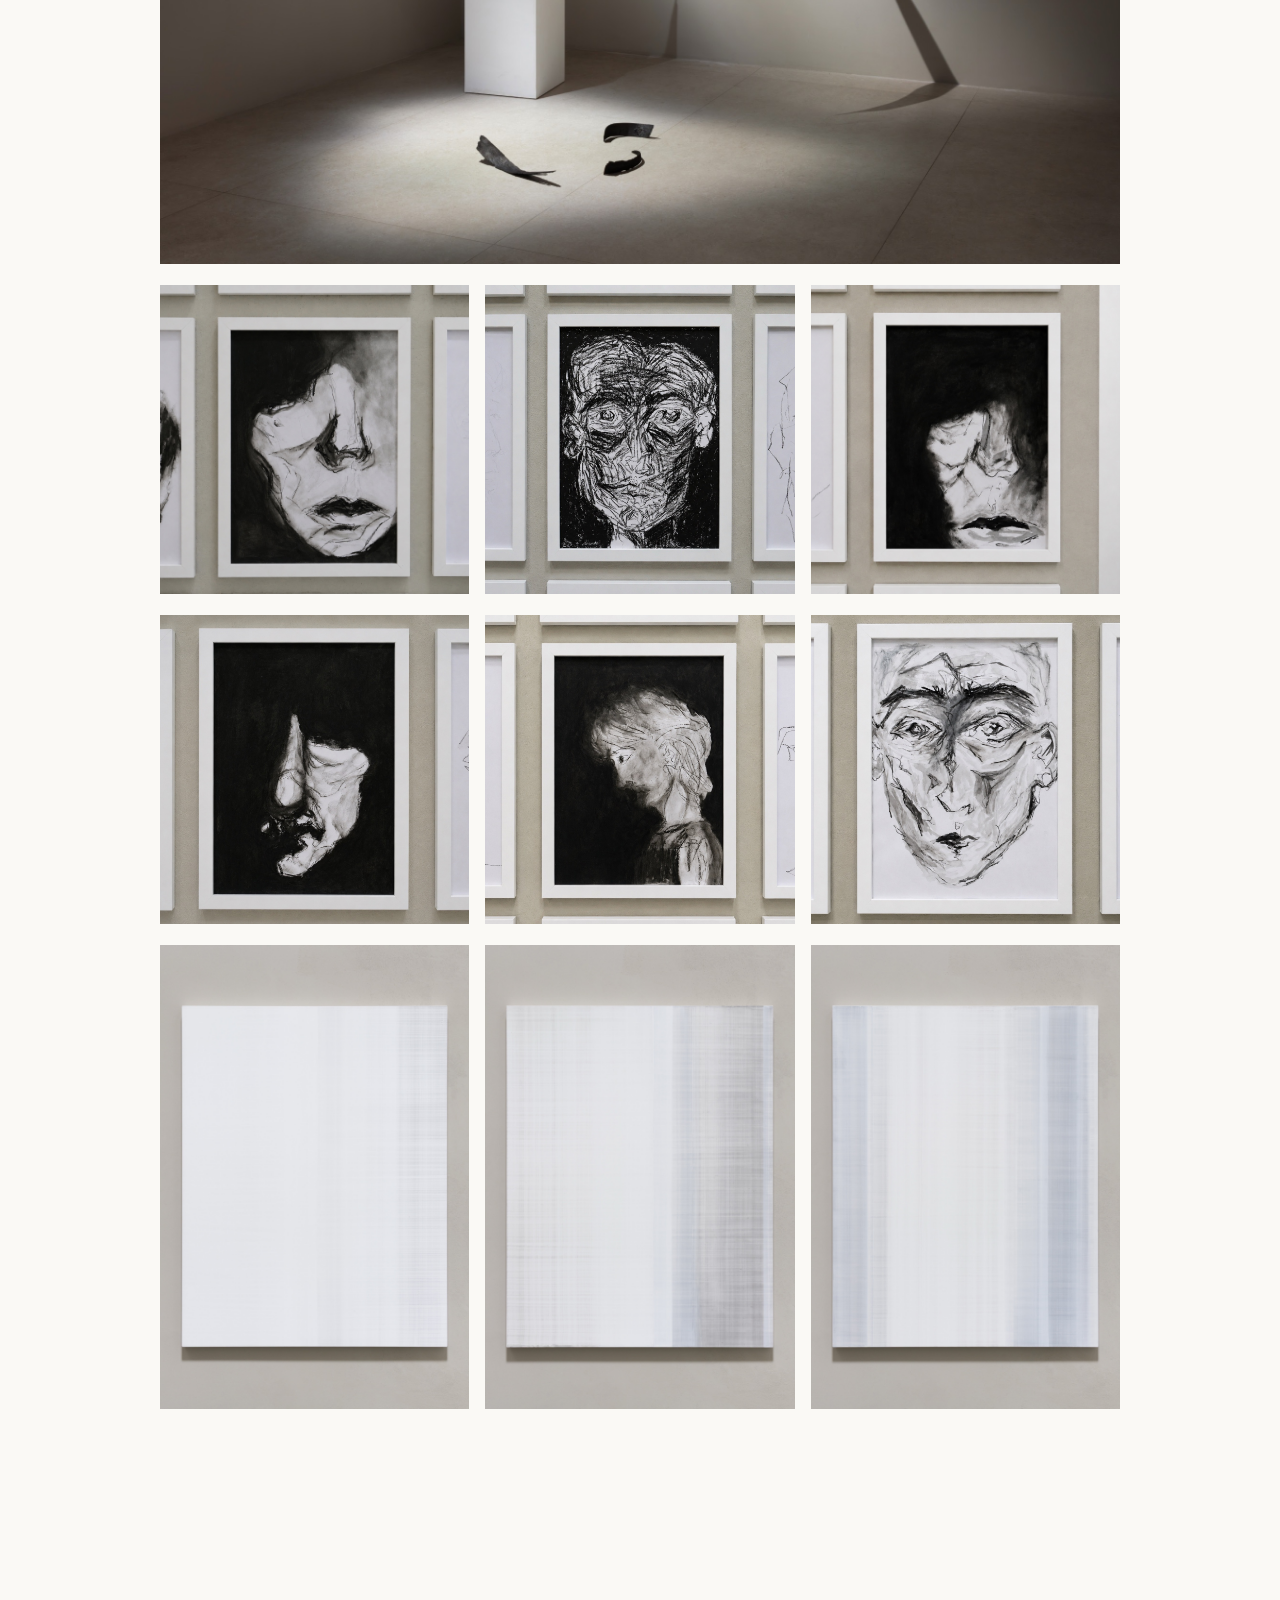
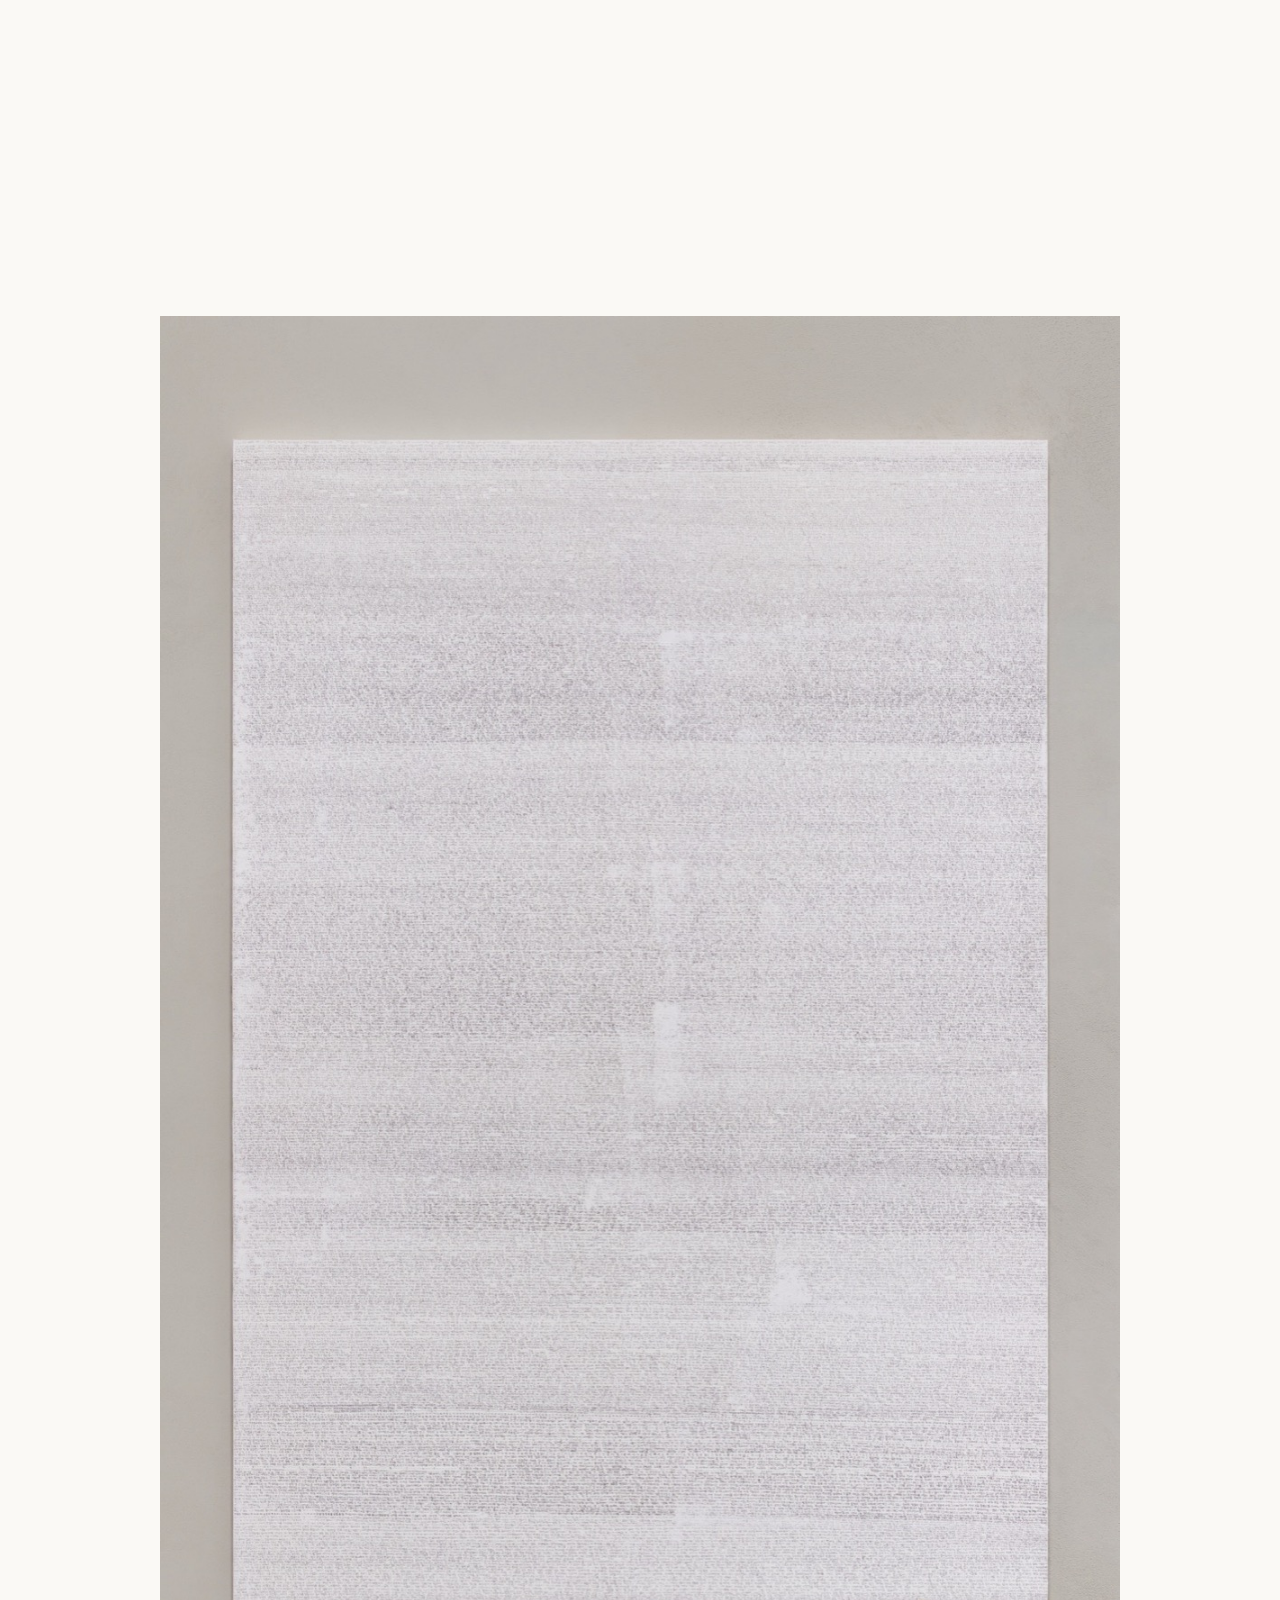
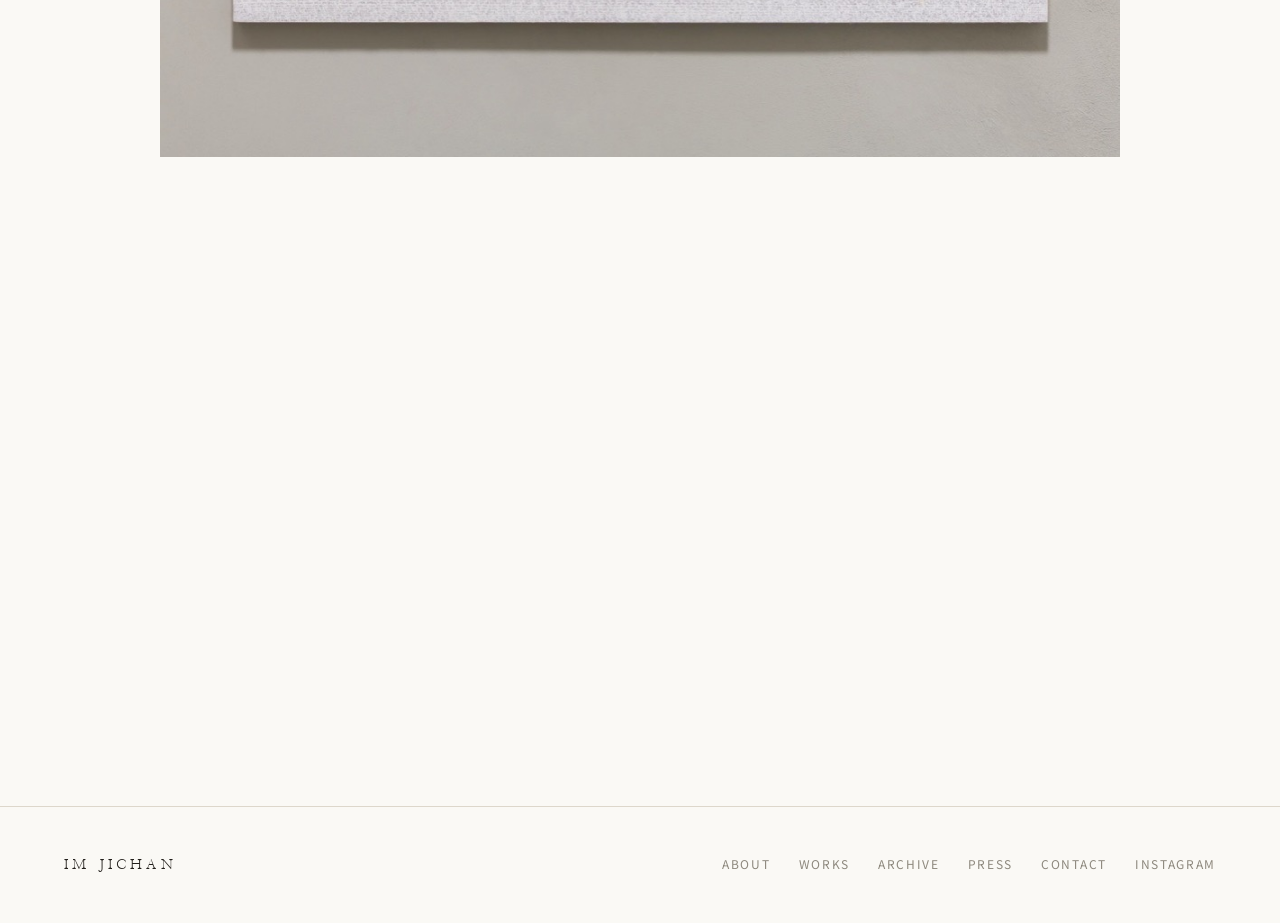
<file: works/monologue.html>
<!DOCTYPE html><html lang="ko"><head><meta charSet="utf-8"/><meta name="viewport" content="width=device-width, initial-scale=1"/><link rel="preload" as="image" href="/images/monologue/overview/overview-2.jpg"/><link rel="preload" as="image" href="/images/monologue/overview/overview-3.jpg"/><link rel="preload" as="image" href="/images/monologue/overview/overview-7.jpg"/><link rel="preload" as="image" href="/images/monologue/overview/overview-1.jpg"/><link rel="preload" as="image" href="/images/monologue/overview/overview-8.jpg"/><link rel="preload" as="image" href="/images/monologue/overview/overview-9.jpg"/><link rel="preload" as="image" href="/images/monologue/works/being.jpg"/><link rel="preload" as="image" href="/images/monologue/works/self-portrait-1.jpg"/><link rel="preload" as="image" href="/images/monologue/works/self-portrait-2.jpg"/><link rel="preload" as="image" href="/images/monologue/works/self-portrait-3.jpg"/><link rel="stylesheet" href="/_next/static/css/2daf47e219ad333d.css" data-precedence="next"/><link rel="preload" as="script" fetchPriority="low" href="/_next/static/chunks/webpack-68f22649503f8e75.js"/><script src="/_next/static/chunks/4bd1b696-dd9741506150f886.js" async=""></script><script src="/_next/static/chunks/684-9ecd9cce0d24d202.js" async=""></script><script src="/_next/static/chunks/main-app-3837dc91c416c51a.js" async=""></script><script src="/_next/static/chunks/493-bd80ffce848812d4.js" async=""></script><script src="/_next/static/chunks/app/layout-b49229eb6b8f2bc6.js" async=""></script><script src="/_next/static/chunks/226-955decfbb38cd18d.js" async=""></script><script src="/_next/static/chunks/app/works/%5Bid%5D/page-c451461028176291.js" async=""></script><link rel="preload" as="image" href="/images/monologue/works/self-portrait-4.jpg"/><link rel="preload" as="image" href="/images/monologue/works/self-portrait-5.jpg"/><link rel="preload" as="image" href="/images/monologue/works/self-portrait-6.jpg"/><link rel="preload" as="image" href="/images/monologue/works/sonnet-1.jpg"/><link rel="preload" as="image" href="/images/monologue/works/sonnet-2.jpg"/><link rel="preload" as="image" href="/images/monologue/works/sonnet-3.jpg"/><link rel="preload" as="image" href="/images/monologue/works/sonnet-4.jpg"/><link rel="preload" as="image" href="/images/monologue/works/sonnet-5.jpg"/><link rel="preload" as="image" href="/images/monologue/works/sonnet-6.jpg"/><link rel="preload" as="image" href="/images/monologue/works/monologue.jpg"/><script type="application/ld+json">{"@context":"https://schema.org","@type":"Person","@id":"https://imjichan.com/#person","name":"임지찬","alternateName":["IM JICHAN","IMJICHAN-INTERMEDIA","지찬"],"givenName":"지찬","familyName":"임","jobTitle":"Visual Artist","description":"회화·영상·퍼포먼스를 오가며 흔적·물질·소멸과 잔여를 다루는 한국 현대미술 작가. 한국예술종합학교 연극원 연기과를 졸업하고, 배우로서 몸과 목소리에 축적된 시간을 작업의 재료로 삼는다. 현재 세종대학교 대학원 회화과 재학.","url":"https://imjichan.com","image":"https://imjichan.com/images/monologue/overview/overview-2.jpg","sameAs":["https://www.wikidata.org/wiki/Q22975005","https://www.instagram.com/imjichan_art","https://www.instagram.com/jichance_1001"],"knowsAbout":["회화","목탄 드로잉","퍼포먼스","영상","현대미술","인터미디어","지표(Index)","소멸-잔여","신체=공간"],"alumniOf":[{"@type":"CollegeOrUniversity","name":"한국예술종합학교","sameAs":"https://www.karts.ac.kr"},{"@type":"CollegeOrUniversity","name":"세종대학교","sameAs":"https://www.sejong.ac.kr"}],"gender":"Male","nationality":{"@type":"Country","name":"South Korea"},"birthPlace":{"@type":"Country","name":"South Korea"}}</script><title>Monologue · 임지찬 IM JICHAN</title><meta name="description" content="임지찬(IM JICHAN) 개인전 《Monologue》 — HB갤러리, 2026.5.23 – 6.20. 작품 14점. Solo exhibition &quot;Monologue&quot; by IM JICHAN at HB Gallery."/><meta name="author" content="임지찬 IM JICHAN"/><meta name="keywords" content="임지찬,IM JICHAN,IMJICHAN-INTERMEDIA,인터미디어,현대미술,추상회화,목탄 드로잉,퍼포먼스,영상,contemporary art,Korean artist,intermedia"/><meta name="robots" content="index, follow, max-image-preview:large"/><link rel="canonical" href="https://imjichan.com/works/monologue"/><meta name="google-site-verification" content="FEiHuLUxhObNZEIUn2K6_8HgjR_8qEmNF8cfycG7ap4"/><meta property="og:title" content="Monologue · 임지찬 IM JICHAN"/><meta property="og:description" content="임지찬(IM JICHAN) 개인전 《Monologue》 — HB갤러리, 2026.5.23 – 6.20. 작품 14점. Solo exhibition &quot;Monologue&quot; by IM JICHAN at HB Gallery."/><meta property="og:url" content="https://imjichan.com/works/monologue"/><meta property="og:image" content="https://imjichan.com/images/monologue/overview/overview-2.jpg"/><meta property="og:image:alt" content="IM JICHAN — Monologue"/><meta name="twitter:card" content="summary_large_image"/><meta name="twitter:title" content="Monologue · 임지찬 IM JICHAN"/><meta name="twitter:description" content="임지찬(IM JICHAN) 개인전 《Monologue》 — HB갤러리, 2026.5.23 – 6.20. 작품 14점. Solo exhibition &quot;Monologue&quot; by IM JICHAN at HB Gallery."/><meta name="twitter:image" content="https://imjichan.com/images/monologue/overview/overview-2.jpg"/><script>document.querySelectorAll('body link[rel="icon"], body link[rel="apple-touch-icon"]').forEach(el => document.head.appendChild(el))</script><script src="/_next/static/chunks/polyfills-42372ed130431b0a.js" noModule=""></script></head><body class="font-sans antialiased bg-paper text-ink"><div hidden=""><!--$--><!--/$--></div><header class="fixed top-0 left-0 right-0 z-[100] bg-paper/90 backdrop-blur-md border-b border-hairline"><div class="absolute top-0 left-0 h-[2px] bg-ink transition-[width] duration-150 ease-linear" style="width:0%"></div><div class="max-w-6xl mx-auto flex flex-col md:flex-row md:items-center md:justify-between gap-2 md:gap-6 px-6 md:px-10 py-3 md:py-0 md:h-[60px]"><a class="font-serif text-base md:text-lg font-semibold tracking-[0.28em] uppercase hover:opacity-55 transition-opacity" href="/">IMJICHAN</a><nav class="flex flex-wrap items-center gap-x-5 gap-y-0.5 md:gap-7"><a class="text-[11px] md:text-xs tracking-[0.14em] uppercase py-1.5 md:py-0 transition-colors text-ink-3 hover:text-ink" href="/about">About</a><a class="text-[11px] md:text-xs tracking-[0.14em] uppercase py-1.5 md:py-0 transition-colors text-ink-3 hover:text-ink" href="/works">Works</a><a class="text-[11px] md:text-xs tracking-[0.14em] uppercase py-1.5 md:py-0 transition-colors text-ink-3 hover:text-ink" href="/archive">Archive</a><a class="text-[11px] md:text-xs tracking-[0.14em] uppercase py-1.5 md:py-0 transition-colors text-ink-3 hover:text-ink" href="/press">Press</a><a class="text-[11px] md:text-xs tracking-[0.14em] uppercase py-1.5 md:py-0 transition-colors text-ink-3 hover:text-ink" href="/contact">Contact</a><a href="https://www.instagram.com/jichance_1001" target="_blank" rel="noopener noreferrer" class="text-[11px] md:text-xs tracking-[0.14em] uppercase py-1.5 md:py-0 text-ink-3 hover:text-ink transition-colors">Instagram</a><button type="button" class="text-[10px] tracking-[0.18em] uppercase text-ink-3 border border-hairline rounded-full px-3 py-1.5 whitespace-nowrap hover:text-ink hover:border-ink transition-colors">EN</button></nav></div></header><main><div class="min-h-screen pt-28 pb-24 md:pb-10"><div class="px-6 md:px-16 lg:px-24 max-w-6xl mx-auto mb-10"><span class="block w-11 h-[3px] rounded-sm mb-6 opacity-85" style="background:#8e99a7"></span><h1 class="font-serif font-medium text-[clamp(30px,4.6vw,52px)] mb-3">Monologue</h1><p class="text-[12.5px] tracking-[0.14em] uppercase text-ink-3">2026.5.23 – 6.20<!-- --> <span class="mx-2 opacity-50">·</span> <!-- -->HB갤러리</p><p class="mt-10 max-w-2xl font-serif text-sm md:text-base leading-[2] text-ink-2 whitespace-pre-line">대사는 소리이기 이전에 근육의 수축이고, 호흡의 압력이고, 척추의 긴장이다. 오래 반복하면 말은 몸이 된다. 그리고 발화되는 순간 사라진다.

사라진 자리에 남는 것이 있다. 빠져나오지 못한 감정, 호흡의 어느 중간, 몸 어딘가의 감각. 나는 그것들을 화면으로 옮긴다.

그래서 화면에는 읽을 문장이 없다. 대신 언어가 머물다 지나간 자리가 있다. 얼굴도 신체도 완결된 형상이 아니라 그 자리로 존재한다.

말해진 것보다 말해지지 못한 것, 발화된 것보다 남겨진 것. 그 자리에 함께 서 주시길 바란다.</p></div><div class="relative"><span class="md:hidden absolute top-3 right-6 z-10 text-[10px] tracking-[0.18em] text-white bg-black/55 rounded-full px-2.5 py-1 tabular-nums">1<!-- --> / <!-- -->6</span><div class="w-full overflow-x-auto flex gap-2 px-6 md:px-16 mb-10" style="scroll-snap-type:x mandatory"><button data-lightbox="true" class="shrink-0 h-64 md:h-[500px] aspect-[4/3] bg-wall group overflow-hidden" style="scroll-snap-align:center"><img src="/images/monologue/overview/overview-2.jpg" alt="Monologue overview 1" class="w-full h-full object-cover group-hover:opacity-90 transition-opacity duration-300"/></button><button data-lightbox="true" class="shrink-0 h-64 md:h-[500px] aspect-[4/3] bg-wall group overflow-hidden" style="scroll-snap-align:center"><img src="/images/monologue/overview/overview-3.jpg" alt="Monologue overview 2" class="w-full h-full object-cover group-hover:opacity-90 transition-opacity duration-300"/></button><button data-lightbox="true" class="shrink-0 h-64 md:h-[500px] aspect-[4/3] bg-wall group overflow-hidden" style="scroll-snap-align:center"><img src="/images/monologue/overview/overview-7.jpg" alt="Monologue overview 3" class="w-full h-full object-cover group-hover:opacity-90 transition-opacity duration-300"/></button><button data-lightbox="true" class="shrink-0 h-64 md:h-[500px] aspect-[4/3] bg-wall group overflow-hidden" style="scroll-snap-align:center"><img src="/images/monologue/overview/overview-1.jpg" alt="Monologue overview 4" class="w-full h-full object-cover group-hover:opacity-90 transition-opacity duration-300"/></button><button data-lightbox="true" class="shrink-0 h-64 md:h-[500px] aspect-[4/3] bg-wall group overflow-hidden" style="scroll-snap-align:center"><img src="/images/monologue/overview/overview-8.jpg" alt="Monologue overview 5" class="w-full h-full object-cover group-hover:opacity-90 transition-opacity duration-300"/></button><button data-lightbox="true" class="shrink-0 h-64 md:h-[500px] aspect-[4/3] bg-wall group overflow-hidden" style="scroll-snap-align:center"><img src="/images/monologue/overview/overview-9.jpg" alt="Monologue overview 6" class="w-full h-full object-cover group-hover:opacity-90 transition-opacity duration-300"/></button></div></div><div class="px-6 md:px-16 lg:px-24 max-w-6xl mx-auto mt-16"><h2 class="transition-[opacity,transform] duration-[600ms] ease-[cubic-bezier(0.22,0.6,0.2,1)] opacity-0 translate-y-[12px] font-serif text-2xl md:text-3xl text-center mb-14" style="transition-delay:0ms">작품</h2><div class="grid grid-cols-3 gap-2 md:gap-4 mb-16"><div class="transition-[opacity,transform] duration-[600ms] ease-[cubic-bezier(0.22,0.6,0.2,1)] opacity-0 translate-y-[12px] col-span-3" style="transition-delay:0ms"><button data-lightbox="true" class="group bg-wall overflow-hidden text-left w-full"><img src="/images/monologue/works/being.jpg" alt="Be+ing" class="w-full h-auto group-hover:opacity-90 transition-opacity duration-300" style="image-orientation:from-image"/></button></div><div class="transition-[opacity,transform] duration-[600ms] ease-[cubic-bezier(0.22,0.6,0.2,1)] opacity-0 translate-y-[12px] " style="transition-delay:100ms"><button data-lightbox="true" class="group bg-wall overflow-hidden text-left w-full"><div class="aspect-square w-full overflow-hidden"><img src="/images/monologue/works/self-portrait-1.jpg" alt="자화상 1" class="w-full h-full object-cover group-hover:opacity-90 transition-opacity duration-300"/></div></button></div><div class="transition-[opacity,transform] duration-[600ms] ease-[cubic-bezier(0.22,0.6,0.2,1)] opacity-0 translate-y-[12px] " style="transition-delay:200ms"><button data-lightbox="true" class="group bg-wall overflow-hidden text-left w-full"><div class="aspect-square w-full overflow-hidden"><img src="/images/monologue/works/self-portrait-2.jpg" alt="자화상 2" class="w-full h-full object-cover group-hover:opacity-90 transition-opacity duration-300"/></div></button></div><div class="transition-[opacity,transform] duration-[600ms] ease-[cubic-bezier(0.22,0.6,0.2,1)] opacity-0 translate-y-[12px] " style="transition-delay:300ms"><button data-lightbox="true" class="group bg-wall overflow-hidden text-left w-full"><div class="aspect-square w-full overflow-hidden"><img src="/images/monologue/works/self-portrait-3.jpg" alt="자화상 3" class="w-full h-full object-cover group-hover:opacity-90 transition-opacity duration-300"/></div></button></div><div class="transition-[opacity,transform] duration-[600ms] ease-[cubic-bezier(0.22,0.6,0.2,1)] opacity-0 translate-y-[12px] " style="transition-delay:0ms"><button data-lightbox="true" class="group bg-wall overflow-hidden text-left w-full"><div class="aspect-square w-full overflow-hidden"><img src="/images/monologue/works/self-portrait-4.jpg" alt="자화상 4" class="w-full h-full object-cover group-hover:opacity-90 transition-opacity duration-300"/></div></button></div><div class="transition-[opacity,transform] duration-[600ms] ease-[cubic-bezier(0.22,0.6,0.2,1)] opacity-0 translate-y-[12px] " style="transition-delay:100ms"><button data-lightbox="true" class="group bg-wall overflow-hidden text-left w-full"><div class="aspect-square w-full overflow-hidden"><img src="/images/monologue/works/self-portrait-5.jpg" alt="자화상 5" class="w-full h-full object-cover group-hover:opacity-90 transition-opacity duration-300"/></div></button></div><div class="transition-[opacity,transform] duration-[600ms] ease-[cubic-bezier(0.22,0.6,0.2,1)] opacity-0 translate-y-[12px] " style="transition-delay:200ms"><button data-lightbox="true" class="group bg-wall overflow-hidden text-left w-full"><div class="aspect-square w-full overflow-hidden"><img src="/images/monologue/works/self-portrait-6.jpg" alt="자화상 6" class="w-full h-full object-cover group-hover:opacity-90 transition-opacity duration-300"/></div></button></div><div class="transition-[opacity,transform] duration-[600ms] ease-[cubic-bezier(0.22,0.6,0.2,1)] opacity-0 translate-y-[12px] " style="transition-delay:300ms"><button data-lightbox="true" class="group bg-wall overflow-hidden text-left w-full"><img src="/images/monologue/works/sonnet-1.jpg" alt="Sonnet 1" class="w-full h-auto group-hover:opacity-90 transition-opacity duration-300" style="image-orientation:from-image"/></button></div><div class="transition-[opacity,transform] duration-[600ms] ease-[cubic-bezier(0.22,0.6,0.2,1)] opacity-0 translate-y-[12px] " style="transition-delay:0ms"><button data-lightbox="true" class="group bg-wall overflow-hidden text-left w-full"><img src="/images/monologue/works/sonnet-2.jpg" alt="Sonnet 2" class="w-full h-auto group-hover:opacity-90 transition-opacity duration-300" style="image-orientation:from-image"/></button></div><div class="transition-[opacity,transform] duration-[600ms] ease-[cubic-bezier(0.22,0.6,0.2,1)] opacity-0 translate-y-[12px] " style="transition-delay:100ms"><button data-lightbox="true" class="group bg-wall overflow-hidden text-left w-full"><img src="/images/monologue/works/sonnet-3.jpg" alt="Sonnet 3" class="w-full h-auto group-hover:opacity-90 transition-opacity duration-300" style="image-orientation:from-image"/></button></div><div class="transition-[opacity,transform] duration-[600ms] ease-[cubic-bezier(0.22,0.6,0.2,1)] opacity-0 translate-y-[12px] " style="transition-delay:200ms"><button data-lightbox="true" class="group bg-wall overflow-hidden text-left w-full"><img src="/images/monologue/works/sonnet-4.jpg" alt="Sonnet 4" class="w-full h-auto group-hover:opacity-90 transition-opacity duration-300" style="image-orientation:from-image"/></button></div><div class="transition-[opacity,transform] duration-[600ms] ease-[cubic-bezier(0.22,0.6,0.2,1)] opacity-0 translate-y-[12px] " style="transition-delay:300ms"><button data-lightbox="true" class="group bg-wall overflow-hidden text-left w-full"><img src="/images/monologue/works/sonnet-5.jpg" alt="Sonnet 5" class="w-full h-auto group-hover:opacity-90 transition-opacity duration-300" style="image-orientation:from-image"/></button></div><div class="transition-[opacity,transform] duration-[600ms] ease-[cubic-bezier(0.22,0.6,0.2,1)] opacity-0 translate-y-[12px] " style="transition-delay:0ms"><button data-lightbox="true" class="group bg-wall overflow-hidden text-left w-full"><img src="/images/monologue/works/sonnet-6.jpg" alt="Sonnet 6" class="w-full h-auto group-hover:opacity-90 transition-opacity duration-300" style="image-orientation:from-image"/></button></div><div class="transition-[opacity,transform] duration-[600ms] ease-[cubic-bezier(0.22,0.6,0.2,1)] opacity-0 translate-y-[12px] col-span-3" style="transition-delay:100ms"><button data-lightbox="true" class="group bg-wall overflow-hidden text-left w-full"><img src="/images/monologue/works/monologue.jpg" alt="Monologue" class="w-full h-auto group-hover:opacity-90 transition-opacity duration-300" style="image-orientation:from-image"/></button></div></div><div class="mt-10"><div class="relative w-full" style="padding-bottom:56.25%"><iframe src="https://www.youtube.com/embed/yFQlzbXbvV4" class="absolute inset-0 w-full h-full" allow="accelerometer; autoplay; clipboard-write; encrypted-media; gyroscope; picture-in-picture" allowFullScreen=""></iframe></div></div></div></div><!--$--><!--/$--></main><footer class="border-t border-hairline py-12 px-6 md:px-16 text-ink-3 text-xs"><div class="max-w-6xl mx-auto flex flex-wrap items-baseline justify-between gap-4"><span class="font-serif text-sm tracking-[0.3em] uppercase text-ink">IM JICHAN</span><nav class="flex flex-wrap gap-x-7 gap-y-2"><a class="uppercase tracking-[0.14em] hover:text-ink transition-colors" href="/about">About</a><a class="uppercase tracking-[0.14em] hover:text-ink transition-colors" href="/works">Works</a><a class="uppercase tracking-[0.14em] hover:text-ink transition-colors" href="/archive">Archive</a><a class="uppercase tracking-[0.14em] hover:text-ink transition-colors" href="/press">Press</a><a class="uppercase tracking-[0.14em] hover:text-ink transition-colors" href="/contact">Contact</a><a href="https://www.instagram.com/jichance_1001" target="_blank" rel="noopener noreferrer" class="uppercase tracking-[0.14em] hover:text-ink transition-colors">Instagram</a></nav></div></footer><script src="/_next/static/chunks/webpack-68f22649503f8e75.js" async=""></script><script>(self.__next_f=self.__next_f||[]).push([0])</script><script>self.__next_f.push([1,"1:\"$Sreact.fragment\"\n2:I[7618,[\"493\",\"static/chunks/493-bd80ffce848812d4.js\",\"177\",\"static/chunks/app/layout-b49229eb6b8f2bc6.js\"],\"LangProvider\"]\n3:I[3310,[\"493\",\"static/chunks/493-bd80ffce848812d4.js\",\"177\",\"static/chunks/app/layout-b49229eb6b8f2bc6.js\"],\"default\"]\n4:I[7555,[],\"\"]\n5:I[1295,[],\"\"]\n6:I[9010,[\"493\",\"static/chunks/493-bd80ffce848812d4.js\",\"177\",\"static/chunks/app/layout-b49229eb6b8f2bc6.js\"],\"default\"]\n8:I[9665,[],\"OutletBoundary\"]\nb:I[4911,[],\"AsyncMetadataOutlet\"]\nd:I[9665,[],\"ViewportBoundary\"]\nf:I[9665,[],\"MetadataBoundary\"]\n11:I[6614,[],\"\"]\n:HL[\"/_next/static/css/2daf47e219ad333d.css\",\"style\"]\n"])</script><script>self.__next_f.push([1,"0:{\"P\":null,\"b\":\"5yjJ45k2K8APQaXloBwwY\",\"p\":\"\",\"c\":[\"\",\"works\",\"monologue\"],\"i\":false,\"f\":[[[\"\",{\"children\":[\"works\",{\"children\":[[\"id\",\"monologue\",\"d\"],{\"children\":[\"__PAGE__\",{}]}]}]},\"$undefined\",\"$undefined\",true],[\"\",[\"$\",\"$1\",\"c\",{\"children\":[[[\"$\",\"link\",\"0\",{\"rel\":\"stylesheet\",\"href\":\"/_next/static/css/2daf47e219ad333d.css\",\"precedence\":\"next\",\"crossOrigin\":\"$undefined\",\"nonce\":\"$undefined\"}]],[\"$\",\"html\",null,{\"lang\":\"ko\",\"children\":[[\"$\",\"head\",null,{\"children\":[\"$\",\"script\",null,{\"type\":\"application/ld+json\",\"dangerouslySetInnerHTML\":{\"__html\":\"{\\\"@context\\\":\\\"https://schema.org\\\",\\\"@type\\\":\\\"Person\\\",\\\"@id\\\":\\\"https://imjichan.com/#person\\\",\\\"name\\\":\\\"임지찬\\\",\\\"alternateName\\\":[\\\"IM JICHAN\\\",\\\"IMJICHAN-INTERMEDIA\\\",\\\"지찬\\\"],\\\"givenName\\\":\\\"지찬\\\",\\\"familyName\\\":\\\"임\\\",\\\"jobTitle\\\":\\\"Visual Artist\\\",\\\"description\\\":\\\"회화·영상·퍼포먼스를 오가며 흔적·물질·소멸과 잔여를 다루는 한국 현대미술 작가. 한국예술종합학교 연극원 연기과를 졸업하고, 배우로서 몸과 목소리에 축적된 시간을 작업의 재료로 삼는다. 현재 세종대학교 대학원 회화과 재학.\\\",\\\"url\\\":\\\"https://imjichan.com\\\",\\\"image\\\":\\\"https://imjichan.com/images/monologue/overview/overview-2.jpg\\\",\\\"sameAs\\\":[\\\"https://www.wikidata.org/wiki/Q22975005\\\",\\\"https://www.instagram.com/imjichan_art\\\",\\\"https://www.instagram.com/jichance_1001\\\"],\\\"knowsAbout\\\":[\\\"회화\\\",\\\"목탄 드로잉\\\",\\\"퍼포먼스\\\",\\\"영상\\\",\\\"현대미술\\\",\\\"인터미디어\\\",\\\"지표(Index)\\\",\\\"소멸-잔여\\\",\\\"신체=공간\\\"],\\\"alumniOf\\\":[{\\\"@type\\\":\\\"CollegeOrUniversity\\\",\\\"name\\\":\\\"한국예술종합학교\\\",\\\"sameAs\\\":\\\"https://www.karts.ac.kr\\\"},{\\\"@type\\\":\\\"CollegeOrUniversity\\\",\\\"name\\\":\\\"세종대학교\\\",\\\"sameAs\\\":\\\"https://www.sejong.ac.kr\\\"}],\\\"gender\\\":\\\"Male\\\",\\\"nationality\\\":{\\\"@type\\\":\\\"Country\\\",\\\"name\\\":\\\"South Korea\\\"},\\\"birthPlace\\\":{\\\"@type\\\":\\\"Country\\\",\\\"name\\\":\\\"South Korea\\\"}}\"}}]}],[\"$\",\"body\",null,{\"className\":\"font-sans antialiased bg-paper text-ink\",\"children\":[\"$\",\"$L2\",null,{\"children\":[[\"$\",\"$L3\",null,{}],[\"$\",\"main\",null,{\"children\":[\"$\",\"$L4\",null,{\"parallelRouterKey\":\"children\",\"error\":\"$undefined\",\"errorStyles\":\"$undefined\",\"errorScripts\":\"$undefined\",\"template\":[\"$\",\"$L5\",null,{}],\"templateStyles\":\"$undefined\",\"templateScripts\":\"$undefined\",\"notFound\":[[[\"$\",\"title\",null,{\"children\":\"404: This page could not be found.\"}],[\"$\",\"div\",null,{\"style\":{\"fontFamily\":\"system-ui,\\\"Segoe UI\\\",Roboto,Helvetica,Arial,sans-serif,\\\"Apple Color Emoji\\\",\\\"Segoe UI Emoji\\\"\",\"height\":\"100vh\",\"textAlign\":\"center\",\"display\":\"flex\",\"flexDirection\":\"column\",\"alignItems\":\"center\",\"justifyContent\":\"center\"},\"children\":[\"$\",\"div\",null,{\"children\":[[\"$\",\"style\",null,{\"dangerouslySetInnerHTML\":{\"__html\":\"body{color:#000;background:#fff;margin:0}.next-error-h1{border-right:1px solid rgba(0,0,0,.3)}@media (prefers-color-scheme:dark){body{color:#fff;background:#000}.next-error-h1{border-right:1px solid rgba(255,255,255,.3)}}\"}}],[\"$\",\"h1\",null,{\"className\":\"next-error-h1\",\"style\":{\"display\":\"inline-block\",\"margin\":\"0 20px 0 0\",\"padding\":\"0 23px 0 0\",\"fontSize\":24,\"fontWeight\":500,\"verticalAlign\":\"top\",\"lineHeight\":\"49px\"},\"children\":404}],[\"$\",\"div\",null,{\"style\":{\"display\":\"inline-block\"},\"children\":[\"$\",\"h2\",null,{\"style\":{\"fontSize\":14,\"fontWeight\":400,\"lineHeight\":\"49px\",\"margin\":0},\"children\":\"This page could not be found.\"}]}]]}]}]],[]],\"forbidden\":\"$undefined\",\"unauthorized\":\"$undefined\"}]}],[\"$\",\"$L6\",null,{}]]}]}]]}]]}],{\"children\":[\"works\",[\"$\",\"$1\",\"c\",{\"children\":[null,[\"$\",\"$L4\",null,{\"parallelRouterKey\":\"children\",\"error\":\"$undefined\",\"errorStyles\":\"$undefined\",\"errorScripts\":\"$undefined\",\"template\":[\"$\",\"$L5\",null,{}],\"templateStyles\":\"$undefined\",\"templateScripts\":\"$undefined\",\"notFound\":\"$undefined\",\"forbidden\":\"$undefined\",\"unauthorized\":\"$undefined\"}]]}],{\"children\":[[\"id\",\"monologue\",\"d\"],[\"$\",\"$1\",\"c\",{\"children\":[null,[\"$\",\"$L4\",null,{\"parallelRouterKey\":\"children\",\"error\":\"$undefined\",\"errorStyles\":\"$undefined\",\"errorScripts\":\"$undefined\",\"template\":[\"$\",\"$L5\",null,{}],\"templateStyles\":\"$undefined\",\"templateScripts\":\"$undefined\",\"notFound\":\"$undefined\",\"forbidden\":\"$undefined\",\"unauthorized\":\"$undefined\"}]]}],{\"children\":[\"__PAGE__\",[\"$\",\"$1\",\"c\",{\"children\":[\"$L7\",null,[\"$\",\"$L8\",null,{\"children\":[\"$L9\",\"$La\",[\"$\",\"$Lb\",null,{\"promise\":\"$@c\"}]]}]]}],{},null,false]},null,false]},null,false]},null,false],[\"$\",\"$1\",\"h\",{\"children\":[null,[\"$\",\"$1\",\"PAaEzeXk0WYZ-79GFHThFv\",{\"children\":[[\"$\",\"$Ld\",null,{\"children\":\"$Le\"}],null]}],[\"$\",\"$Lf\",null,{\"children\":\"$L10\"}]]}],false]],\"m\":\"$undefined\",\"G\":[\"$11\",\"$undefined\"],\"s\":false,\"S\":true}\n"])</script><script>self.__next_f.push([1,"12:\"$Sreact.suspense\"\n13:I[4911,[],\"AsyncMetadata\"]\n15:I[9397,[\"226\",\"static/chunks/226-955decfbb38cd18d.js\",\"695\",\"static/chunks/app/works/%5Bid%5D/page-c451461028176291.js\"],\"default\"]\n10:[\"$\",\"div\",null,{\"hidden\":true,\"children\":[\"$\",\"$12\",null,{\"fallback\":null,\"children\":[\"$\",\"$L13\",null,{\"promise\":\"$@14\"}]}]}]\n7:[\"$\",\"$L15\",null,{\"id\":\"monologue\"}]\na:null\n"])</script><script>self.__next_f.push([1,"e:[[\"$\",\"meta\",\"0\",{\"charSet\":\"utf-8\"}],[\"$\",\"meta\",\"1\",{\"name\":\"viewport\",\"content\":\"width=device-width, initial-scale=1\"}]]\n9:null\n"])</script><script>self.__next_f.push([1,"c:{\"metadata\":[[\"$\",\"title\",\"0\",{\"children\":\"Monologue · 임지찬 IM JICHAN\"}],[\"$\",\"meta\",\"1\",{\"name\":\"description\",\"content\":\"임지찬(IM JICHAN) 개인전 《Monologue》 — HB갤러리, 2026.5.23 – 6.20. 작품 14점. Solo exhibition \\\"Monologue\\\" by IM JICHAN at HB Gallery.\"}],[\"$\",\"meta\",\"2\",{\"name\":\"author\",\"content\":\"임지찬 IM JICHAN\"}],[\"$\",\"meta\",\"3\",{\"name\":\"keywords\",\"content\":\"임지찬,IM JICHAN,IMJICHAN-INTERMEDIA,인터미디어,현대미술,추상회화,목탄 드로잉,퍼포먼스,영상,contemporary art,Korean artist,intermedia\"}],[\"$\",\"meta\",\"4\",{\"name\":\"robots\",\"content\":\"index, follow, max-image-preview:large\"}],[\"$\",\"link\",\"5\",{\"rel\":\"canonical\",\"href\":\"https://imjichan.com/works/monologue\"}],[\"$\",\"meta\",\"6\",{\"name\":\"google-site-verification\",\"content\":\"FEiHuLUxhObNZEIUn2K6_8HgjR_8qEmNF8cfycG7ap4\"}],[\"$\",\"meta\",\"7\",{\"property\":\"og:title\",\"content\":\"Monologue · 임지찬 IM JICHAN\"}],[\"$\",\"meta\",\"8\",{\"property\":\"og:description\",\"content\":\"임지찬(IM JICHAN) 개인전 《Monologue》 — HB갤러리, 2026.5.23 – 6.20. 작품 14점. Solo exhibition \\\"Monologue\\\" by IM JICHAN at HB Gallery.\"}],[\"$\",\"meta\",\"9\",{\"property\":\"og:url\",\"content\":\"https://imjichan.com/works/monologue\"}],[\"$\",\"meta\",\"10\",{\"property\":\"og:image\",\"content\":\"https://imjichan.com/images/monologue/overview/overview-2.jpg\"}],[\"$\",\"meta\",\"11\",{\"property\":\"og:image:alt\",\"content\":\"IM JICHAN — Monologue\"}],[\"$\",\"meta\",\"12\",{\"name\":\"twitter:card\",\"content\":\"summary_large_image\"}],[\"$\",\"meta\",\"13\",{\"name\":\"twitter:title\",\"content\":\"Monologue · 임지찬 IM JICHAN\"}],[\"$\",\"meta\",\"14\",{\"name\":\"twitter:description\",\"content\":\"임지찬(IM JICHAN) 개인전 《Monologue》 — HB갤러리, 2026.5.23 – 6.20. 작품 14점. Solo exhibition \\\"Monologue\\\" by IM JICHAN at HB Gallery.\"}],[\"$\",\"meta\",\"15\",{\"name\":\"twitter:image\",\"content\":\"https://imjichan.com/images/monologue/overview/overview-2.jpg\"}]],\"error\":null,\"digest\":\"$undefined\"}\n14:{\"metadata\":\"$c:metadata\",\"error\":null,\"digest\":\"$undefined\"}\n"])</script></body></html>
</file>
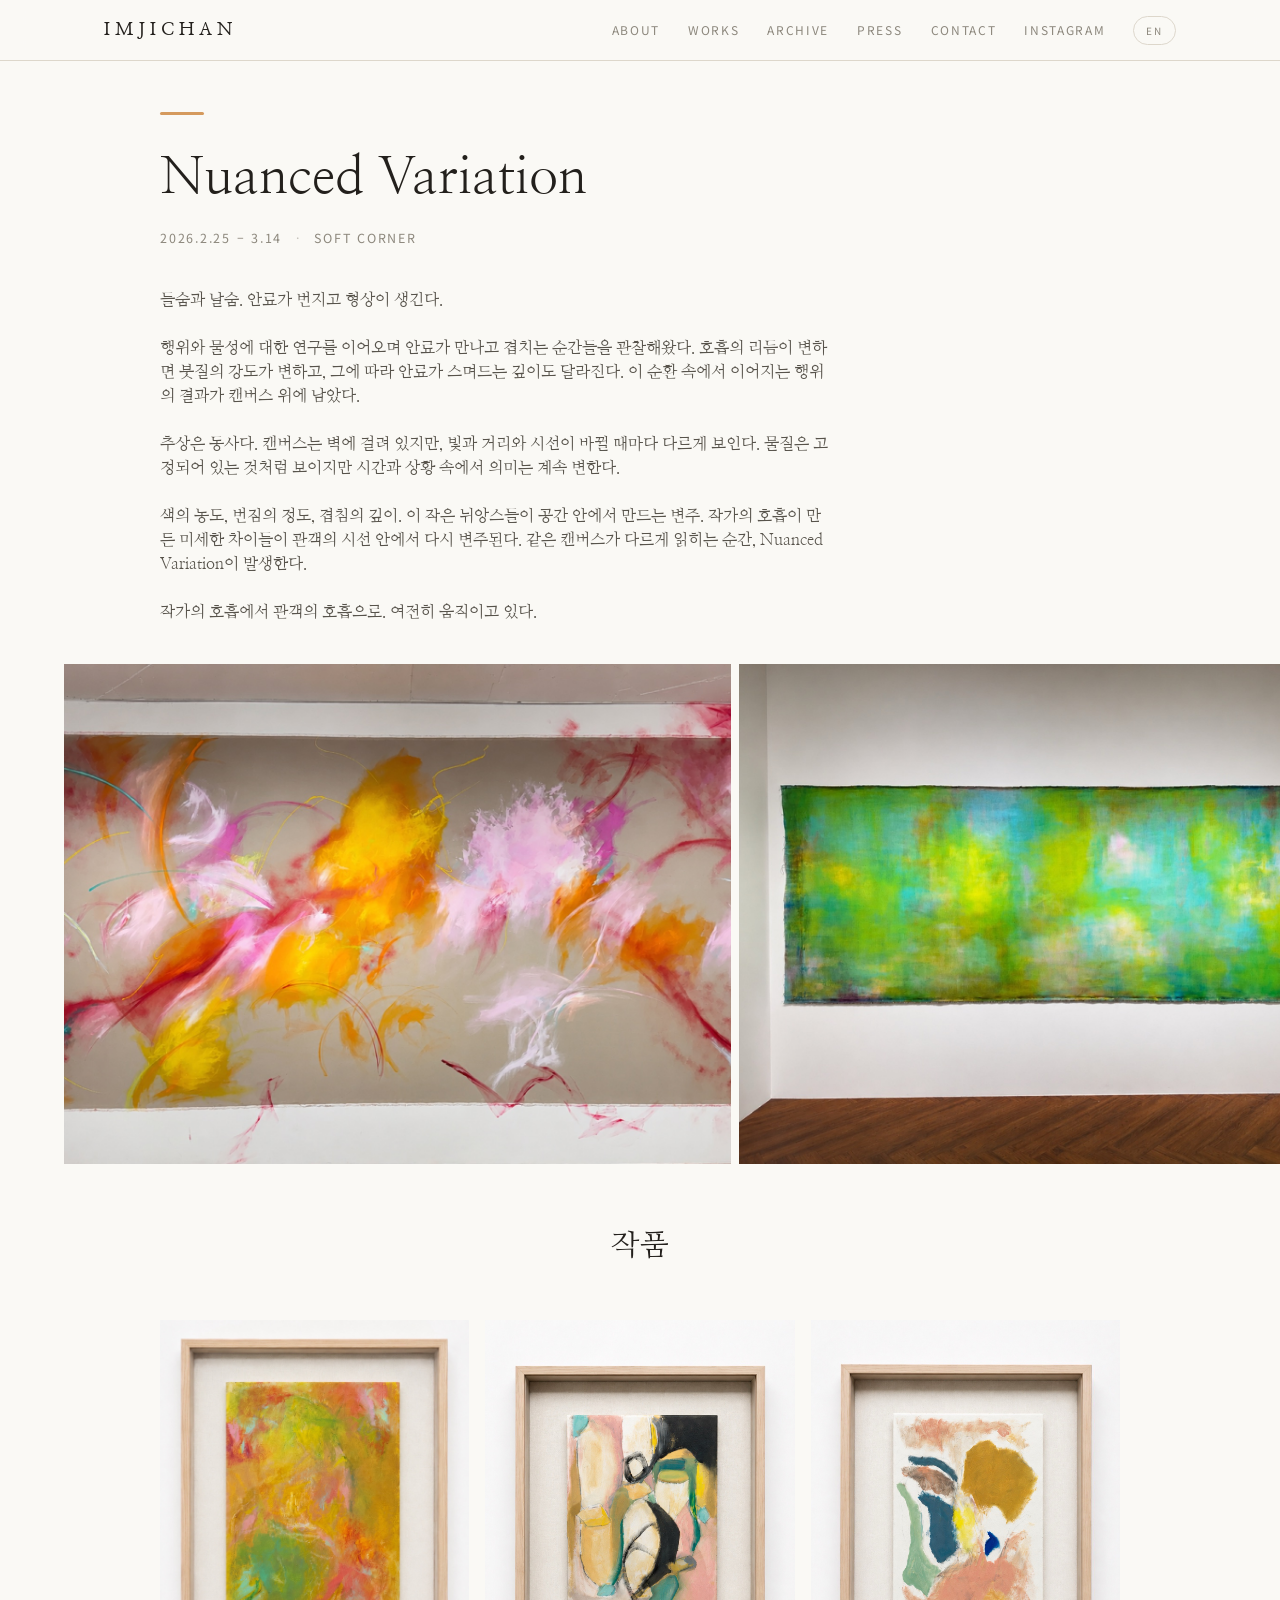
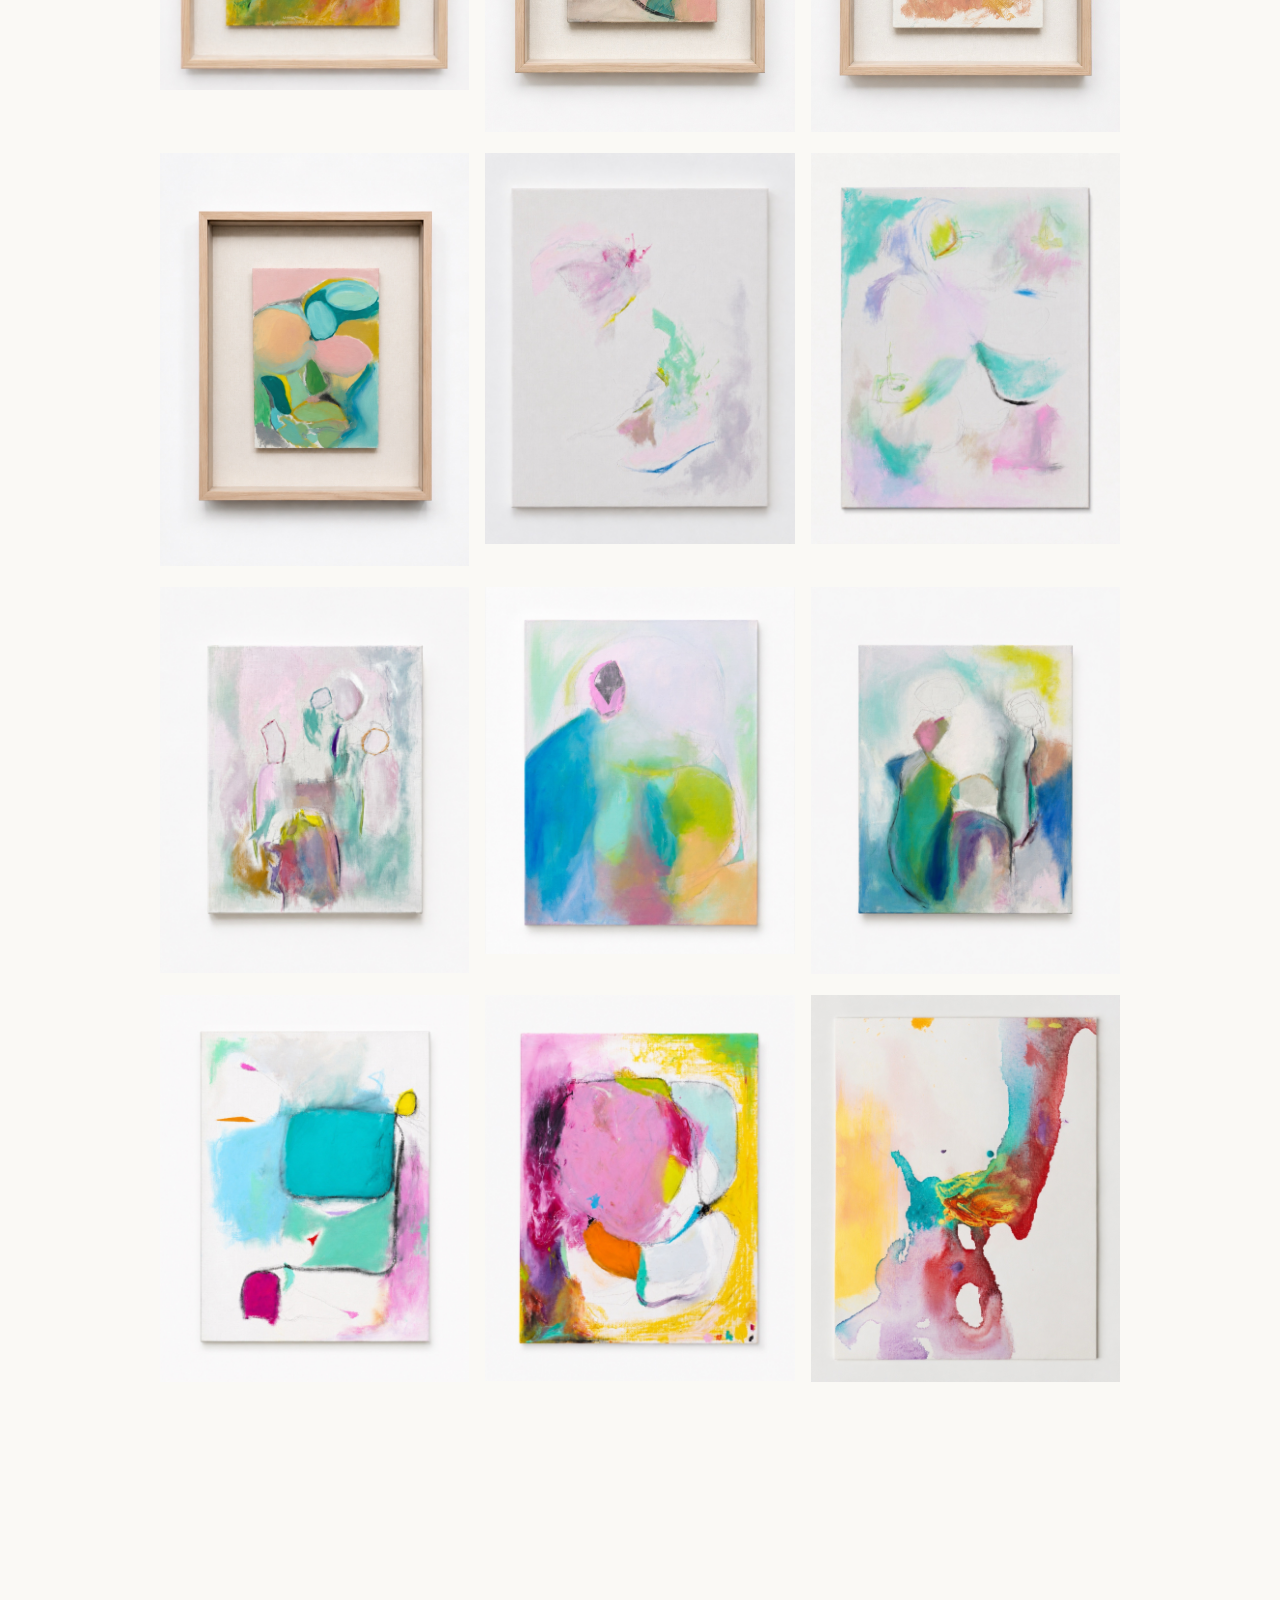
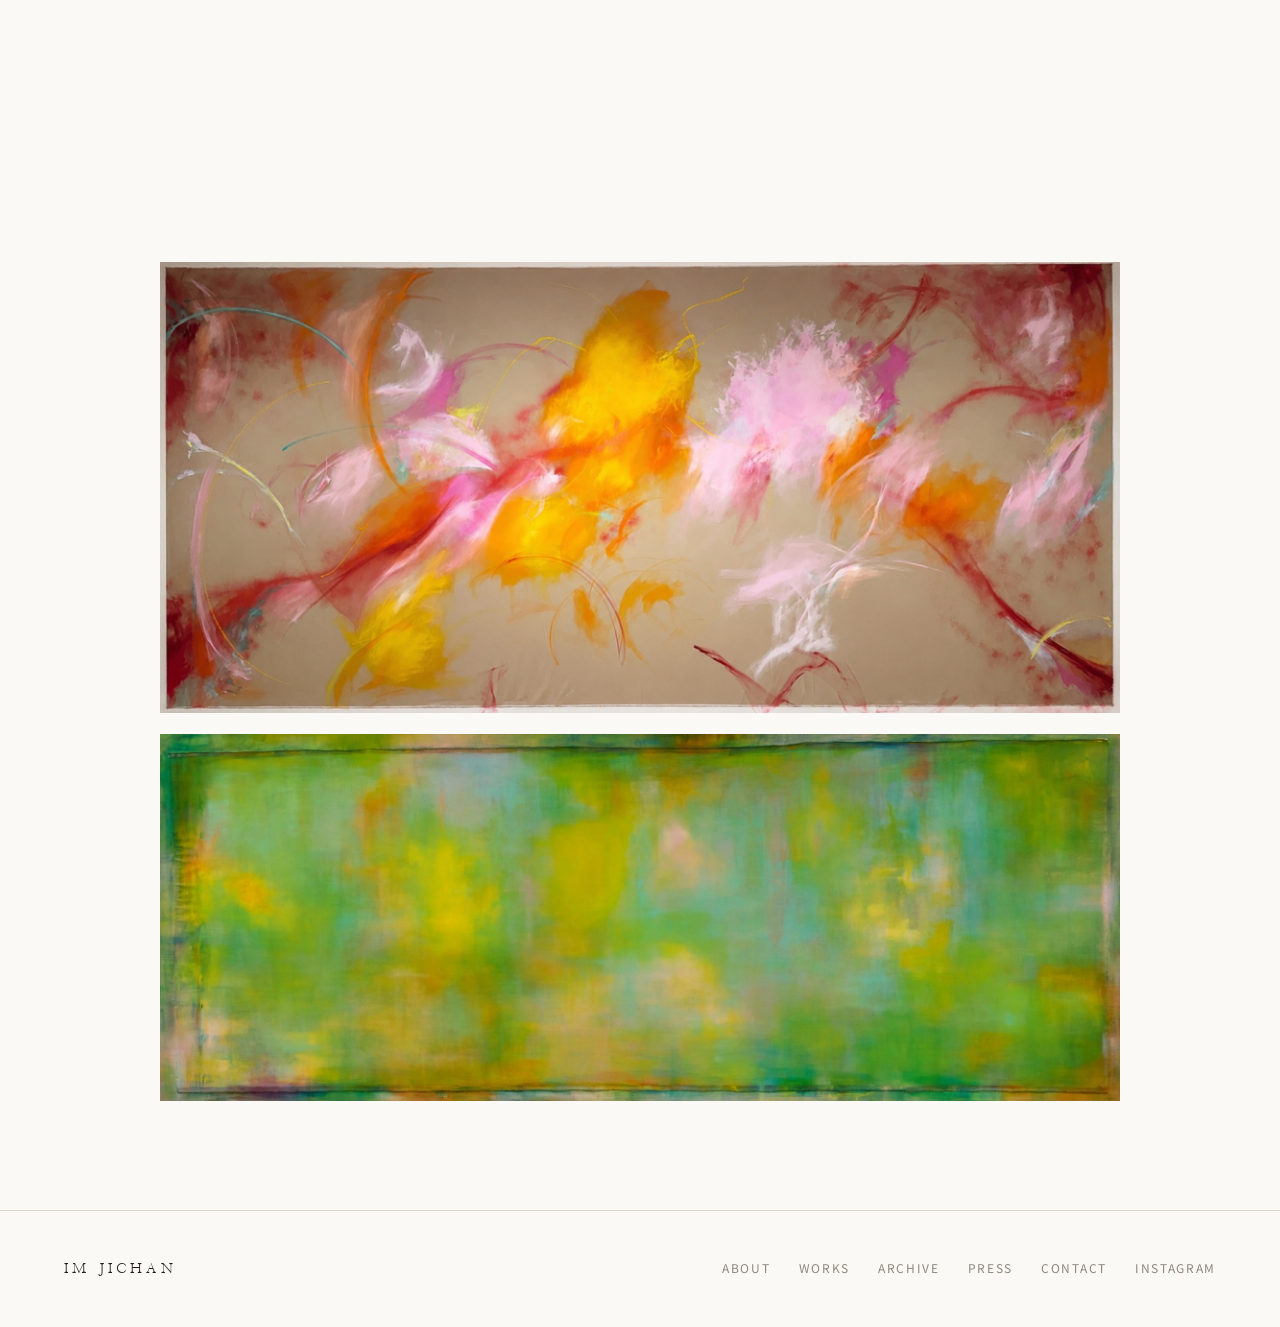
<file: works/nuanced-variation.html>
<!DOCTYPE html><html lang="ko"><head><meta charSet="utf-8"/><meta name="viewport" content="width=device-width, initial-scale=1"/><link rel="preload" as="image" href="/images/nuanced-variation/overview/nv-exhale.jpg"/><link rel="preload" as="image" href="/images/nuanced-variation/overview/nv-inhale_1.jpg"/><link rel="preload" as="image" href="/images/nuanced-variation/overview/nv-inhale_2.jpg"/><link rel="preload" as="image" href="/images/nuanced-variation/overview/nv-inhale_3.jpg"/><link rel="preload" as="image" href="/images/nuanced-variation/overview/nv-inhale-wall.jpg"/><link rel="preload" as="image" href="/images/nuanced-variation/overview/nv-inhale-clean.jpg"/><link rel="preload" as="image" href="/images/nuanced-variation/overview/sfcn-01.jpg"/><link rel="preload" as="image" href="/images/nuanced-variation/overview/sfcn-02.jpg"/><link rel="preload" as="image" href="/images/nuanced-variation/overview/sfcn-03.jpg"/><link rel="preload" as="image" href="/images/nuanced-variation/overview/sfcn-04.jpg"/><link rel="stylesheet" href="/_next/static/css/2daf47e219ad333d.css" data-precedence="next"/><link rel="preload" as="script" fetchPriority="low" href="/_next/static/chunks/webpack-68f22649503f8e75.js"/><script src="/_next/static/chunks/4bd1b696-dd9741506150f886.js" async=""></script><script src="/_next/static/chunks/684-9ecd9cce0d24d202.js" async=""></script><script src="/_next/static/chunks/main-app-3837dc91c416c51a.js" async=""></script><script src="/_next/static/chunks/493-bd80ffce848812d4.js" async=""></script><script src="/_next/static/chunks/app/layout-b49229eb6b8f2bc6.js" async=""></script><script src="/_next/static/chunks/226-955decfbb38cd18d.js" async=""></script><script src="/_next/static/chunks/app/works/%5Bid%5D/page-c451461028176291.js" async=""></script><link rel="preload" as="image" href="/images/nuanced-variation/overview/sfcn-05.jpg"/><link rel="preload" as="image" href="/images/nuanced-variation/overview/sfcn-06.jpg"/><link rel="preload" as="image" href="/images/nuanced-variation/overview/sfcn-07.jpg"/><link rel="preload" as="image" href="/images/nuanced-variation/overview/sfcn-08.jpg"/><link rel="preload" as="image" href="/images/nuanced-variation/works/nv-01.jpg"/><link rel="preload" as="image" href="/images/nuanced-variation/works/nv-02.jpg"/><link rel="preload" as="image" href="/images/nuanced-variation/works/nv-03.jpg"/><link rel="preload" as="image" href="/images/nuanced-variation/works/nv-04.jpg"/><link rel="preload" as="image" href="/images/nuanced-variation/works/nv-faces-4.jpg"/><link rel="preload" as="image" href="/images/nuanced-variation/works/nv-faces-3.jpg"/><link rel="preload" as="image" href="/images/nuanced-variation/works/nv-group-1.jpg"/><link rel="preload" as="image" href="/images/nuanced-variation/works/nv-group-2.jpg"/><link rel="preload" as="image" href="/images/nuanced-variation/works/nv-group-3.jpg"/><link rel="preload" as="image" href="/images/nuanced-variation/works/nv-faces-2.jpg"/><link rel="preload" as="image" href="/images/nuanced-variation/works/nv-faces-1.jpg"/><link rel="preload" as="image" href="/images/nuanced-variation/works/nv_piece1.jpg"/><link rel="preload" as="image" href="/images/nuanced-variation/works/nv_piece2.jpg"/><link rel="preload" as="image" href="/images/nuanced-variation/works/nv_piece3.jpg"/><link rel="preload" as="image" href="/images/nuanced-variation/works/nv_piece4.jpg"/><link rel="preload" as="image" href="/images/nuanced-variation/works/nv_날숨_캔버스.jpg"/><link rel="preload" as="image" href="/images/nuanced-variation/works/nv_들숨_캔버스.jpeg"/><script type="application/ld+json">{"@context":"https://schema.org","@type":"Person","@id":"https://imjichan.com/#person","name":"임지찬","alternateName":["IM JICHAN","IMJICHAN-INTERMEDIA","지찬"],"givenName":"지찬","familyName":"임","jobTitle":"Visual Artist","description":"회화·영상·퍼포먼스를 오가며 흔적·물질·소멸과 잔여를 다루는 한국 현대미술 작가. 한국예술종합학교 연극원 연기과를 졸업하고, 배우로서 몸과 목소리에 축적된 시간을 작업의 재료로 삼는다. 현재 세종대학교 대학원 회화과 재학.","url":"https://imjichan.com","image":"https://imjichan.com/images/monologue/overview/overview-2.jpg","sameAs":["https://www.wikidata.org/wiki/Q22975005","https://www.instagram.com/imjichan_art","https://www.instagram.com/jichance_1001"],"knowsAbout":["회화","목탄 드로잉","퍼포먼스","영상","현대미술","인터미디어","지표(Index)","소멸-잔여","신체=공간"],"alumniOf":[{"@type":"CollegeOrUniversity","name":"한국예술종합학교","sameAs":"https://www.karts.ac.kr"},{"@type":"CollegeOrUniversity","name":"세종대학교","sameAs":"https://www.sejong.ac.kr"}],"gender":"Male","nationality":{"@type":"Country","name":"South Korea"},"birthPlace":{"@type":"Country","name":"South Korea"}}</script><title>Nuanced Variation · 임지찬 IM JICHAN</title><meta name="description" content="임지찬(IM JICHAN) 개인전 《Nuanced Variation》 — SOFT CORNER, 2026.2.25 – 3.14. 작품 17점. Solo exhibition &quot;Nuanced Variation&quot; by IM JICHAN at SOFT CORNER."/><meta name="author" content="임지찬 IM JICHAN"/><meta name="keywords" content="임지찬,IM JICHAN,IMJICHAN-INTERMEDIA,인터미디어,현대미술,추상회화,목탄 드로잉,퍼포먼스,영상,contemporary art,Korean artist,intermedia"/><meta name="robots" content="index, follow, max-image-preview:large"/><link rel="canonical" href="https://imjichan.com/works/nuanced-variation"/><meta name="google-site-verification" content="FEiHuLUxhObNZEIUn2K6_8HgjR_8qEmNF8cfycG7ap4"/><meta property="og:title" content="Nuanced Variation · 임지찬 IM JICHAN"/><meta property="og:description" content="임지찬(IM JICHAN) 개인전 《Nuanced Variation》 — SOFT CORNER, 2026.2.25 – 3.14. 작품 17점. Solo exhibition &quot;Nuanced Variation&quot; by IM JICHAN at SOFT CORNER."/><meta property="og:url" content="https://imjichan.com/works/nuanced-variation"/><meta property="og:image" content="https://imjichan.com/images/nuanced-variation/overview/nv-exhale.jpg"/><meta property="og:image:alt" content="IM JICHAN — Nuanced Variation"/><meta name="twitter:card" content="summary_large_image"/><meta name="twitter:title" content="Nuanced Variation · 임지찬 IM JICHAN"/><meta name="twitter:description" content="임지찬(IM JICHAN) 개인전 《Nuanced Variation》 — SOFT CORNER, 2026.2.25 – 3.14. 작품 17점. Solo exhibition &quot;Nuanced Variation&quot; by IM JICHAN at SOFT CORNER."/><meta name="twitter:image" content="https://imjichan.com/images/nuanced-variation/overview/nv-exhale.jpg"/><script>document.querySelectorAll('body link[rel="icon"], body link[rel="apple-touch-icon"]').forEach(el => document.head.appendChild(el))</script><script src="/_next/static/chunks/polyfills-42372ed130431b0a.js" noModule=""></script></head><body class="font-sans antialiased bg-paper text-ink"><div hidden=""><!--$--><!--/$--></div><header class="fixed top-0 left-0 right-0 z-[100] bg-paper/90 backdrop-blur-md border-b border-hairline"><div class="absolute top-0 left-0 h-[2px] bg-ink transition-[width] duration-150 ease-linear" style="width:0%"></div><div class="max-w-6xl mx-auto flex flex-col md:flex-row md:items-center md:justify-between gap-2 md:gap-6 px-6 md:px-10 py-3 md:py-0 md:h-[60px]"><a class="font-serif text-base md:text-lg font-semibold tracking-[0.28em] uppercase hover:opacity-55 transition-opacity" href="/">IMJICHAN</a><nav class="flex flex-wrap items-center gap-x-5 gap-y-0.5 md:gap-7"><a class="text-[11px] md:text-xs tracking-[0.14em] uppercase py-1.5 md:py-0 transition-colors text-ink-3 hover:text-ink" href="/about">About</a><a class="text-[11px] md:text-xs tracking-[0.14em] uppercase py-1.5 md:py-0 transition-colors text-ink-3 hover:text-ink" href="/works">Works</a><a class="text-[11px] md:text-xs tracking-[0.14em] uppercase py-1.5 md:py-0 transition-colors text-ink-3 hover:text-ink" href="/archive">Archive</a><a class="text-[11px] md:text-xs tracking-[0.14em] uppercase py-1.5 md:py-0 transition-colors text-ink-3 hover:text-ink" href="/press">Press</a><a class="text-[11px] md:text-xs tracking-[0.14em] uppercase py-1.5 md:py-0 transition-colors text-ink-3 hover:text-ink" href="/contact">Contact</a><a href="https://www.instagram.com/jichance_1001" target="_blank" rel="noopener noreferrer" class="text-[11px] md:text-xs tracking-[0.14em] uppercase py-1.5 md:py-0 text-ink-3 hover:text-ink transition-colors">Instagram</a><button type="button" class="text-[10px] tracking-[0.18em] uppercase text-ink-3 border border-hairline rounded-full px-3 py-1.5 whitespace-nowrap hover:text-ink hover:border-ink transition-colors">EN</button></nav></div></header><main><div class="min-h-screen pt-28 pb-24 md:pb-10"><div class="px-6 md:px-16 lg:px-24 max-w-6xl mx-auto mb-10"><span class="block w-11 h-[3px] rounded-sm mb-6 opacity-85" style="background:#cf8a43"></span><h1 class="font-serif font-medium text-[clamp(30px,4.6vw,52px)] mb-3">Nuanced Variation</h1><p class="text-[12.5px] tracking-[0.14em] uppercase text-ink-3">2026.2.25 – 3.14<!-- --> <span class="mx-2 opacity-50">·</span> <!-- -->SOFT CORNER</p><p class="mt-10 max-w-2xl font-serif text-sm md:text-base leading-[2] text-ink-2 whitespace-pre-line">들숨과 날숨. 안료가 번지고 형상이 생긴다.

행위와 물성에 대한 연구를 이어오며 안료가 만나고 겹치는 순간들을 관찰해왔다. 호흡의 리듬이 변하면 붓질의 강도가 변하고, 그에 따라 안료가 스며드는 깊이도 달라진다. 이 순환 속에서 이어지는 행위의 결과가 캔버스 위에 남았다.

추상은 동사다. 캔버스는 벽에 걸려 있지만, 빛과 거리와 시선이 바뀔 때마다 다르게 보인다. 물질은 고정되어 있는 것처럼 보이지만 시간과 상황 속에서 의미는 계속 변한다.

색의 농도, 번짐의 정도, 겹침의 깊이. 이 작은 뉘앙스들이 공간 안에서 만드는 변주. 작가의 호흡이 만든 미세한 차이들이 관객의 시선 안에서 다시 변주된다. 같은 캔버스가 다르게 읽히는 순간, Nuanced Variation이 발생한다.

작가의 호흡에서 관객의 호흡으로. 여전히 움직이고 있다.</p></div><div class="relative"><span class="md:hidden absolute top-3 right-6 z-10 text-[10px] tracking-[0.18em] text-white bg-black/55 rounded-full px-2.5 py-1 tabular-nums">1<!-- --> / <!-- -->14</span><div class="w-full overflow-x-auto flex gap-2 px-6 md:px-16 mb-10" style="scroll-snap-type:x mandatory"><button data-lightbox="true" class="shrink-0 h-64 md:h-[500px] aspect-[4/3] bg-wall group overflow-hidden" style="scroll-snap-align:center"><img src="/images/nuanced-variation/overview/nv-exhale.jpg" alt="Nuanced Variation overview 1" class="w-full h-full object-cover group-hover:opacity-90 transition-opacity duration-300"/></button><button data-lightbox="true" class="shrink-0 h-64 md:h-[500px] aspect-[4/3] bg-wall group overflow-hidden" style="scroll-snap-align:center"><img src="/images/nuanced-variation/overview/nv-inhale_1.jpg" alt="Nuanced Variation overview 2" class="w-full h-full object-cover group-hover:opacity-90 transition-opacity duration-300"/></button><button data-lightbox="true" class="shrink-0 h-64 md:h-[500px] aspect-[4/3] bg-wall group overflow-hidden" style="scroll-snap-align:center"><img src="/images/nuanced-variation/overview/nv-inhale_2.jpg" alt="Nuanced Variation overview 3" class="w-full h-full object-cover group-hover:opacity-90 transition-opacity duration-300"/></button><button data-lightbox="true" class="shrink-0 h-64 md:h-[500px] aspect-[4/3] bg-wall group overflow-hidden" style="scroll-snap-align:center"><img src="/images/nuanced-variation/overview/nv-inhale_3.jpg" alt="Nuanced Variation overview 4" class="w-full h-full object-cover group-hover:opacity-90 transition-opacity duration-300"/></button><button data-lightbox="true" class="shrink-0 h-64 md:h-[500px] aspect-[4/3] bg-wall group overflow-hidden" style="scroll-snap-align:center"><img src="/images/nuanced-variation/overview/nv-inhale-wall.jpg" alt="Nuanced Variation overview 5" class="w-full h-full object-cover group-hover:opacity-90 transition-opacity duration-300"/></button><button data-lightbox="true" class="shrink-0 h-64 md:h-[500px] aspect-[4/3] bg-wall group overflow-hidden" style="scroll-snap-align:center"><img src="/images/nuanced-variation/overview/nv-inhale-clean.jpg" alt="Nuanced Variation overview 6" class="w-full h-full object-cover group-hover:opacity-90 transition-opacity duration-300"/></button><button data-lightbox="true" class="shrink-0 h-64 md:h-[500px] aspect-[4/3] bg-wall group overflow-hidden" style="scroll-snap-align:center"><img src="/images/nuanced-variation/overview/sfcn-01.jpg" alt="Nuanced Variation overview 7" class="w-full h-full object-cover group-hover:opacity-90 transition-opacity duration-300"/></button><button data-lightbox="true" class="shrink-0 h-64 md:h-[500px] aspect-[4/3] bg-wall group overflow-hidden" style="scroll-snap-align:center"><img src="/images/nuanced-variation/overview/sfcn-02.jpg" alt="Nuanced Variation overview 8" class="w-full h-full object-cover group-hover:opacity-90 transition-opacity duration-300"/></button><button data-lightbox="true" class="shrink-0 h-64 md:h-[500px] aspect-[4/3] bg-wall group overflow-hidden" style="scroll-snap-align:center"><img src="/images/nuanced-variation/overview/sfcn-03.jpg" alt="Nuanced Variation overview 9" class="w-full h-full object-cover group-hover:opacity-90 transition-opacity duration-300"/></button><button data-lightbox="true" class="shrink-0 h-64 md:h-[500px] aspect-[4/3] bg-wall group overflow-hidden" style="scroll-snap-align:center"><img src="/images/nuanced-variation/overview/sfcn-04.jpg" alt="Nuanced Variation overview 10" class="w-full h-full object-cover group-hover:opacity-90 transition-opacity duration-300"/></button><button data-lightbox="true" class="shrink-0 h-64 md:h-[500px] aspect-[4/3] bg-wall group overflow-hidden" style="scroll-snap-align:center"><img src="/images/nuanced-variation/overview/sfcn-05.jpg" alt="Nuanced Variation overview 11" class="w-full h-full object-cover group-hover:opacity-90 transition-opacity duration-300"/></button><button data-lightbox="true" class="shrink-0 h-64 md:h-[500px] aspect-[4/3] bg-wall group overflow-hidden" style="scroll-snap-align:center"><img src="/images/nuanced-variation/overview/sfcn-06.jpg" alt="Nuanced Variation overview 12" class="w-full h-full object-cover group-hover:opacity-90 transition-opacity duration-300"/></button><button data-lightbox="true" class="shrink-0 h-64 md:h-[500px] aspect-[4/3] bg-wall group overflow-hidden" style="scroll-snap-align:center"><img src="/images/nuanced-variation/overview/sfcn-07.jpg" alt="Nuanced Variation overview 13" class="w-full h-full object-cover group-hover:opacity-90 transition-opacity duration-300"/></button><button data-lightbox="true" class="shrink-0 h-64 md:h-[500px] aspect-[4/3] bg-wall group overflow-hidden" style="scroll-snap-align:center"><img src="/images/nuanced-variation/overview/sfcn-08.jpg" alt="Nuanced Variation overview 14" class="w-full h-full object-cover group-hover:opacity-90 transition-opacity duration-300"/></button></div></div><div class="px-6 md:px-16 lg:px-24 max-w-6xl mx-auto mt-16"><h2 class="transition-[opacity,transform] duration-[600ms] ease-[cubic-bezier(0.22,0.6,0.2,1)] opacity-0 translate-y-[12px] font-serif text-2xl md:text-3xl text-center mb-14" style="transition-delay:0ms">작품</h2><div class="grid grid-cols-3 gap-2 md:gap-4 mb-16"><div class="transition-[opacity,transform] duration-[600ms] ease-[cubic-bezier(0.22,0.6,0.2,1)] opacity-0 translate-y-[12px] " style="transition-delay:0ms"><button data-lightbox="true" class="group bg-wall overflow-hidden text-left w-full"><img src="/images/nuanced-variation/works/nv-01.jpg" alt="물듦" class="w-full h-auto group-hover:opacity-90 transition-opacity duration-300" style="image-orientation:from-image"/></button></div><div class="transition-[opacity,transform] duration-[600ms] ease-[cubic-bezier(0.22,0.6,0.2,1)] opacity-0 translate-y-[12px] " style="transition-delay:100ms"><button data-lightbox="true" class="group bg-wall overflow-hidden text-left w-full"><img src="/images/nuanced-variation/works/nv-02.jpg" alt="표정의 조각들" class="w-full h-auto group-hover:opacity-90 transition-opacity duration-300" style="image-orientation:from-image"/></button></div><div class="transition-[opacity,transform] duration-[600ms] ease-[cubic-bezier(0.22,0.6,0.2,1)] opacity-0 translate-y-[12px] " style="transition-delay:200ms"><button data-lightbox="true" class="group bg-wall overflow-hidden text-left w-full"><img src="/images/nuanced-variation/works/nv-03.jpg" alt="군상 3" class="w-full h-auto group-hover:opacity-90 transition-opacity duration-300" style="image-orientation:from-image"/></button></div><div class="transition-[opacity,transform] duration-[600ms] ease-[cubic-bezier(0.22,0.6,0.2,1)] opacity-0 translate-y-[12px] " style="transition-delay:300ms"><button data-lightbox="true" class="group bg-wall overflow-hidden text-left w-full"><img src="/images/nuanced-variation/works/nv-04.jpg" alt="얼굴들" class="w-full h-auto group-hover:opacity-90 transition-opacity duration-300" style="image-orientation:from-image"/></button></div><div class="transition-[opacity,transform] duration-[600ms] ease-[cubic-bezier(0.22,0.6,0.2,1)] opacity-0 translate-y-[12px] " style="transition-delay:0ms"><button data-lightbox="true" class="group bg-wall overflow-hidden text-left w-full"><img src="/images/nuanced-variation/works/nv-faces-4.jpg" alt="표정" class="w-full h-auto group-hover:opacity-90 transition-opacity duration-300" style="image-orientation:from-image"/></button></div><div class="transition-[opacity,transform] duration-[600ms] ease-[cubic-bezier(0.22,0.6,0.2,1)] opacity-0 translate-y-[12px] " style="transition-delay:100ms"><button data-lightbox="true" class="group bg-wall overflow-hidden text-left w-full"><img src="/images/nuanced-variation/works/nv-faces-3.jpg" alt="표정들" class="w-full h-auto group-hover:opacity-90 transition-opacity duration-300" style="image-orientation:from-image"/></button></div><div class="transition-[opacity,transform] duration-[600ms] ease-[cubic-bezier(0.22,0.6,0.2,1)] opacity-0 translate-y-[12px] " style="transition-delay:200ms"><button data-lightbox="true" class="group bg-wall overflow-hidden text-left w-full"><img src="/images/nuanced-variation/works/nv-group-1.jpg" alt="군상 1" class="w-full h-auto group-hover:opacity-90 transition-opacity duration-300" style="image-orientation:from-image"/></button></div><div class="transition-[opacity,transform] duration-[600ms] ease-[cubic-bezier(0.22,0.6,0.2,1)] opacity-0 translate-y-[12px] " style="transition-delay:300ms"><button data-lightbox="true" class="group bg-wall overflow-hidden text-left w-full"><img src="/images/nuanced-variation/works/nv-group-2.jpg" alt="군상 2" class="w-full h-auto group-hover:opacity-90 transition-opacity duration-300" style="image-orientation:from-image"/></button></div><div class="transition-[opacity,transform] duration-[600ms] ease-[cubic-bezier(0.22,0.6,0.2,1)] opacity-0 translate-y-[12px] " style="transition-delay:0ms"><button data-lightbox="true" class="group bg-wall overflow-hidden text-left w-full"><img src="/images/nuanced-variation/works/nv-group-3.jpg" alt="얼굴들 3" class="w-full h-auto group-hover:opacity-90 transition-opacity duration-300" style="image-orientation:from-image"/></button></div><div class="transition-[opacity,transform] duration-[600ms] ease-[cubic-bezier(0.22,0.6,0.2,1)] opacity-0 translate-y-[12px] " style="transition-delay:100ms"><button data-lightbox="true" class="group bg-wall overflow-hidden text-left w-full"><img src="/images/nuanced-variation/works/nv-faces-2.jpg" alt="얼굴들 2" class="w-full h-auto group-hover:opacity-90 transition-opacity duration-300" style="image-orientation:from-image"/></button></div><div class="transition-[opacity,transform] duration-[600ms] ease-[cubic-bezier(0.22,0.6,0.2,1)] opacity-0 translate-y-[12px] " style="transition-delay:200ms"><button data-lightbox="true" class="group bg-wall overflow-hidden text-left w-full"><img src="/images/nuanced-variation/works/nv-faces-1.jpg" alt="얼굴들 1" class="w-full h-auto group-hover:opacity-90 transition-opacity duration-300" style="image-orientation:from-image"/></button></div><div class="transition-[opacity,transform] duration-[600ms] ease-[cubic-bezier(0.22,0.6,0.2,1)] opacity-0 translate-y-[12px] " style="transition-delay:300ms"><button data-lightbox="true" class="group bg-wall overflow-hidden text-left w-full"><img src="/images/nuanced-variation/works/nv_piece1.jpg" alt="피스 1" class="w-full h-auto group-hover:opacity-90 transition-opacity duration-300" style="image-orientation:from-image"/></button></div><div class="transition-[opacity,transform] duration-[600ms] ease-[cubic-bezier(0.22,0.6,0.2,1)] opacity-0 translate-y-[12px] " style="transition-delay:0ms"><button data-lightbox="true" class="group bg-wall overflow-hidden text-left w-full"><img src="/images/nuanced-variation/works/nv_piece2.jpg" alt="피스 2" class="w-full h-auto group-hover:opacity-90 transition-opacity duration-300" style="image-orientation:from-image"/></button></div><div class="transition-[opacity,transform] duration-[600ms] ease-[cubic-bezier(0.22,0.6,0.2,1)] opacity-0 translate-y-[12px] " style="transition-delay:100ms"><button data-lightbox="true" class="group bg-wall overflow-hidden text-left w-full"><img src="/images/nuanced-variation/works/nv_piece3.jpg" alt="피스 3" class="w-full h-auto group-hover:opacity-90 transition-opacity duration-300" style="image-orientation:from-image"/></button></div><div class="transition-[opacity,transform] duration-[600ms] ease-[cubic-bezier(0.22,0.6,0.2,1)] opacity-0 translate-y-[12px] " style="transition-delay:200ms"><button data-lightbox="true" class="group bg-wall overflow-hidden text-left w-full"><img src="/images/nuanced-variation/works/nv_piece4.jpg" alt="피스 4" class="w-full h-auto group-hover:opacity-90 transition-opacity duration-300" style="image-orientation:from-image"/></button></div><div class="transition-[opacity,transform] duration-[600ms] ease-[cubic-bezier(0.22,0.6,0.2,1)] opacity-0 translate-y-[12px] col-span-3" style="transition-delay:300ms"><button data-lightbox="true" class="group bg-wall overflow-hidden text-left w-full"><img src="/images/nuanced-variation/works/nv_날숨_캔버스.jpg" alt="날숨" class="w-full h-auto group-hover:opacity-90 transition-opacity duration-300" style="image-orientation:from-image"/></button></div><div class="transition-[opacity,transform] duration-[600ms] ease-[cubic-bezier(0.22,0.6,0.2,1)] opacity-0 translate-y-[12px] col-span-3" style="transition-delay:0ms"><button data-lightbox="true" class="group bg-wall overflow-hidden text-left w-full"><img src="/images/nuanced-variation/works/nv_들숨_캔버스.jpeg" alt="들숨" class="w-full h-auto group-hover:opacity-90 transition-opacity duration-300" style="image-orientation:from-image"/></button></div></div></div></div><!--$--><!--/$--></main><footer class="border-t border-hairline py-12 px-6 md:px-16 text-ink-3 text-xs"><div class="max-w-6xl mx-auto flex flex-wrap items-baseline justify-between gap-4"><span class="font-serif text-sm tracking-[0.3em] uppercase text-ink">IM JICHAN</span><nav class="flex flex-wrap gap-x-7 gap-y-2"><a class="uppercase tracking-[0.14em] hover:text-ink transition-colors" href="/about">About</a><a class="uppercase tracking-[0.14em] hover:text-ink transition-colors" href="/works">Works</a><a class="uppercase tracking-[0.14em] hover:text-ink transition-colors" href="/archive">Archive</a><a class="uppercase tracking-[0.14em] hover:text-ink transition-colors" href="/press">Press</a><a class="uppercase tracking-[0.14em] hover:text-ink transition-colors" href="/contact">Contact</a><a href="https://www.instagram.com/jichance_1001" target="_blank" rel="noopener noreferrer" class="uppercase tracking-[0.14em] hover:text-ink transition-colors">Instagram</a></nav></div></footer><script src="/_next/static/chunks/webpack-68f22649503f8e75.js" async=""></script><script>(self.__next_f=self.__next_f||[]).push([0])</script><script>self.__next_f.push([1,"1:\"$Sreact.fragment\"\n2:I[7618,[\"493\",\"static/chunks/493-bd80ffce848812d4.js\",\"177\",\"static/chunks/app/layout-b49229eb6b8f2bc6.js\"],\"LangProvider\"]\n3:I[3310,[\"493\",\"static/chunks/493-bd80ffce848812d4.js\",\"177\",\"static/chunks/app/layout-b49229eb6b8f2bc6.js\"],\"default\"]\n4:I[7555,[],\"\"]\n5:I[1295,[],\"\"]\n6:I[9010,[\"493\",\"static/chunks/493-bd80ffce848812d4.js\",\"177\",\"static/chunks/app/layout-b49229eb6b8f2bc6.js\"],\"default\"]\n8:I[9665,[],\"OutletBoundary\"]\nb:I[4911,[],\"AsyncMetadataOutlet\"]\nd:I[9665,[],\"ViewportBoundary\"]\nf:I[9665,[],\"MetadataBoundary\"]\n11:I[6614,[],\"\"]\n:HL[\"/_next/static/css/2daf47e219ad333d.css\",\"style\"]\n"])</script><script>self.__next_f.push([1,"0:{\"P\":null,\"b\":\"5yjJ45k2K8APQaXloBwwY\",\"p\":\"\",\"c\":[\"\",\"works\",\"nuanced-variation\"],\"i\":false,\"f\":[[[\"\",{\"children\":[\"works\",{\"children\":[[\"id\",\"nuanced-variation\",\"d\"],{\"children\":[\"__PAGE__\",{}]}]}]},\"$undefined\",\"$undefined\",true],[\"\",[\"$\",\"$1\",\"c\",{\"children\":[[[\"$\",\"link\",\"0\",{\"rel\":\"stylesheet\",\"href\":\"/_next/static/css/2daf47e219ad333d.css\",\"precedence\":\"next\",\"crossOrigin\":\"$undefined\",\"nonce\":\"$undefined\"}]],[\"$\",\"html\",null,{\"lang\":\"ko\",\"children\":[[\"$\",\"head\",null,{\"children\":[\"$\",\"script\",null,{\"type\":\"application/ld+json\",\"dangerouslySetInnerHTML\":{\"__html\":\"{\\\"@context\\\":\\\"https://schema.org\\\",\\\"@type\\\":\\\"Person\\\",\\\"@id\\\":\\\"https://imjichan.com/#person\\\",\\\"name\\\":\\\"임지찬\\\",\\\"alternateName\\\":[\\\"IM JICHAN\\\",\\\"IMJICHAN-INTERMEDIA\\\",\\\"지찬\\\"],\\\"givenName\\\":\\\"지찬\\\",\\\"familyName\\\":\\\"임\\\",\\\"jobTitle\\\":\\\"Visual Artist\\\",\\\"description\\\":\\\"회화·영상·퍼포먼스를 오가며 흔적·물질·소멸과 잔여를 다루는 한국 현대미술 작가. 한국예술종합학교 연극원 연기과를 졸업하고, 배우로서 몸과 목소리에 축적된 시간을 작업의 재료로 삼는다. 현재 세종대학교 대학원 회화과 재학.\\\",\\\"url\\\":\\\"https://imjichan.com\\\",\\\"image\\\":\\\"https://imjichan.com/images/monologue/overview/overview-2.jpg\\\",\\\"sameAs\\\":[\\\"https://www.wikidata.org/wiki/Q22975005\\\",\\\"https://www.instagram.com/imjichan_art\\\",\\\"https://www.instagram.com/jichance_1001\\\"],\\\"knowsAbout\\\":[\\\"회화\\\",\\\"목탄 드로잉\\\",\\\"퍼포먼스\\\",\\\"영상\\\",\\\"현대미술\\\",\\\"인터미디어\\\",\\\"지표(Index)\\\",\\\"소멸-잔여\\\",\\\"신체=공간\\\"],\\\"alumniOf\\\":[{\\\"@type\\\":\\\"CollegeOrUniversity\\\",\\\"name\\\":\\\"한국예술종합학교\\\",\\\"sameAs\\\":\\\"https://www.karts.ac.kr\\\"},{\\\"@type\\\":\\\"CollegeOrUniversity\\\",\\\"name\\\":\\\"세종대학교\\\",\\\"sameAs\\\":\\\"https://www.sejong.ac.kr\\\"}],\\\"gender\\\":\\\"Male\\\",\\\"nationality\\\":{\\\"@type\\\":\\\"Country\\\",\\\"name\\\":\\\"South Korea\\\"},\\\"birthPlace\\\":{\\\"@type\\\":\\\"Country\\\",\\\"name\\\":\\\"South Korea\\\"}}\"}}]}],[\"$\",\"body\",null,{\"className\":\"font-sans antialiased bg-paper text-ink\",\"children\":[\"$\",\"$L2\",null,{\"children\":[[\"$\",\"$L3\",null,{}],[\"$\",\"main\",null,{\"children\":[\"$\",\"$L4\",null,{\"parallelRouterKey\":\"children\",\"error\":\"$undefined\",\"errorStyles\":\"$undefined\",\"errorScripts\":\"$undefined\",\"template\":[\"$\",\"$L5\",null,{}],\"templateStyles\":\"$undefined\",\"templateScripts\":\"$undefined\",\"notFound\":[[[\"$\",\"title\",null,{\"children\":\"404: This page could not be found.\"}],[\"$\",\"div\",null,{\"style\":{\"fontFamily\":\"system-ui,\\\"Segoe UI\\\",Roboto,Helvetica,Arial,sans-serif,\\\"Apple Color Emoji\\\",\\\"Segoe UI Emoji\\\"\",\"height\":\"100vh\",\"textAlign\":\"center\",\"display\":\"flex\",\"flexDirection\":\"column\",\"alignItems\":\"center\",\"justifyContent\":\"center\"},\"children\":[\"$\",\"div\",null,{\"children\":[[\"$\",\"style\",null,{\"dangerouslySetInnerHTML\":{\"__html\":\"body{color:#000;background:#fff;margin:0}.next-error-h1{border-right:1px solid rgba(0,0,0,.3)}@media (prefers-color-scheme:dark){body{color:#fff;background:#000}.next-error-h1{border-right:1px solid rgba(255,255,255,.3)}}\"}}],[\"$\",\"h1\",null,{\"className\":\"next-error-h1\",\"style\":{\"display\":\"inline-block\",\"margin\":\"0 20px 0 0\",\"padding\":\"0 23px 0 0\",\"fontSize\":24,\"fontWeight\":500,\"verticalAlign\":\"top\",\"lineHeight\":\"49px\"},\"children\":404}],[\"$\",\"div\",null,{\"style\":{\"display\":\"inline-block\"},\"children\":[\"$\",\"h2\",null,{\"style\":{\"fontSize\":14,\"fontWeight\":400,\"lineHeight\":\"49px\",\"margin\":0},\"children\":\"This page could not be found.\"}]}]]}]}]],[]],\"forbidden\":\"$undefined\",\"unauthorized\":\"$undefined\"}]}],[\"$\",\"$L6\",null,{}]]}]}]]}]]}],{\"children\":[\"works\",[\"$\",\"$1\",\"c\",{\"children\":[null,[\"$\",\"$L4\",null,{\"parallelRouterKey\":\"children\",\"error\":\"$undefined\",\"errorStyles\":\"$undefined\",\"errorScripts\":\"$undefined\",\"template\":[\"$\",\"$L5\",null,{}],\"templateStyles\":\"$undefined\",\"templateScripts\":\"$undefined\",\"notFound\":\"$undefined\",\"forbidden\":\"$undefined\",\"unauthorized\":\"$undefined\"}]]}],{\"children\":[[\"id\",\"nuanced-variation\",\"d\"],[\"$\",\"$1\",\"c\",{\"children\":[null,[\"$\",\"$L4\",null,{\"parallelRouterKey\":\"children\",\"error\":\"$undefined\",\"errorStyles\":\"$undefined\",\"errorScripts\":\"$undefined\",\"template\":[\"$\",\"$L5\",null,{}],\"templateStyles\":\"$undefined\",\"templateScripts\":\"$undefined\",\"notFound\":\"$undefined\",\"forbidden\":\"$undefined\",\"unauthorized\":\"$undefined\"}]]}],{\"children\":[\"__PAGE__\",[\"$\",\"$1\",\"c\",{\"children\":[\"$L7\",null,[\"$\",\"$L8\",null,{\"children\":[\"$L9\",\"$La\",[\"$\",\"$Lb\",null,{\"promise\":\"$@c\"}]]}]]}],{},null,false]},null,false]},null,false]},null,false],[\"$\",\"$1\",\"h\",{\"children\":[null,[\"$\",\"$1\",\"vSMAEoUvzRKCkuVVDhvOUv\",{\"children\":[[\"$\",\"$Ld\",null,{\"children\":\"$Le\"}],null]}],[\"$\",\"$Lf\",null,{\"children\":\"$L10\"}]]}],false]],\"m\":\"$undefined\",\"G\":[\"$11\",\"$undefined\"],\"s\":false,\"S\":true}\n"])</script><script>self.__next_f.push([1,"12:\"$Sreact.suspense\"\n13:I[4911,[],\"AsyncMetadata\"]\n15:I[9397,[\"226\",\"static/chunks/226-955decfbb38cd18d.js\",\"695\",\"static/chunks/app/works/%5Bid%5D/page-c451461028176291.js\"],\"default\"]\n10:[\"$\",\"div\",null,{\"hidden\":true,\"children\":[\"$\",\"$12\",null,{\"fallback\":null,\"children\":[\"$\",\"$L13\",null,{\"promise\":\"$@14\"}]}]}]\n7:[\"$\",\"$L15\",null,{\"id\":\"nuanced-variation\"}]\na:null\n"])</script><script>self.__next_f.push([1,"e:[[\"$\",\"meta\",\"0\",{\"charSet\":\"utf-8\"}],[\"$\",\"meta\",\"1\",{\"name\":\"viewport\",\"content\":\"width=device-width, initial-scale=1\"}]]\n9:null\n"])</script><script>self.__next_f.push([1,"c:{\"metadata\":[[\"$\",\"title\",\"0\",{\"children\":\"Nuanced Variation · 임지찬 IM JICHAN\"}],[\"$\",\"meta\",\"1\",{\"name\":\"description\",\"content\":\"임지찬(IM JICHAN) 개인전 《Nuanced Variation》 — SOFT CORNER, 2026.2.25 – 3.14. 작품 17점. Solo exhibition \\\"Nuanced Variation\\\" by IM JICHAN at SOFT CORNER.\"}],[\"$\",\"meta\",\"2\",{\"name\":\"author\",\"content\":\"임지찬 IM JICHAN\"}],[\"$\",\"meta\",\"3\",{\"name\":\"keywords\",\"content\":\"임지찬,IM JICHAN,IMJICHAN-INTERMEDIA,인터미디어,현대미술,추상회화,목탄 드로잉,퍼포먼스,영상,contemporary art,Korean artist,intermedia\"}],[\"$\",\"meta\",\"4\",{\"name\":\"robots\",\"content\":\"index, follow, max-image-preview:large\"}],[\"$\",\"link\",\"5\",{\"rel\":\"canonical\",\"href\":\"https://imjichan.com/works/nuanced-variation\"}],[\"$\",\"meta\",\"6\",{\"name\":\"google-site-verification\",\"content\":\"FEiHuLUxhObNZEIUn2K6_8HgjR_8qEmNF8cfycG7ap4\"}],[\"$\",\"meta\",\"7\",{\"property\":\"og:title\",\"content\":\"Nuanced Variation · 임지찬 IM JICHAN\"}],[\"$\",\"meta\",\"8\",{\"property\":\"og:description\",\"content\":\"임지찬(IM JICHAN) 개인전 《Nuanced Variation》 — SOFT CORNER, 2026.2.25 – 3.14. 작품 17점. Solo exhibition \\\"Nuanced Variation\\\" by IM JICHAN at SOFT CORNER.\"}],[\"$\",\"meta\",\"9\",{\"property\":\"og:url\",\"content\":\"https://imjichan.com/works/nuanced-variation\"}],[\"$\",\"meta\",\"10\",{\"property\":\"og:image\",\"content\":\"https://imjichan.com/images/nuanced-variation/overview/nv-exhale.jpg\"}],[\"$\",\"meta\",\"11\",{\"property\":\"og:image:alt\",\"content\":\"IM JICHAN — Nuanced Variation\"}],[\"$\",\"meta\",\"12\",{\"name\":\"twitter:card\",\"content\":\"summary_large_image\"}],[\"$\",\"meta\",\"13\",{\"name\":\"twitter:title\",\"content\":\"Nuanced Variation · 임지찬 IM JICHAN\"}],[\"$\",\"meta\",\"14\",{\"name\":\"twitter:description\",\"content\":\"임지찬(IM JICHAN) 개인전 《Nuanced Variation》 — SOFT CORNER, 2026.2.25 – 3.14. 작품 17점. Solo exhibition \\\"Nuanced Variation\\\" by IM JICHAN at SOFT CORNER.\"}],[\"$\",\"meta\",\"15\",{\"name\":\"twitter:image\",\"content\":\"https://imjichan.com/images/nuanced-variation/overview/nv-exhale.jpg\"}]],\"error\":null,\"digest\":\"$undefined\"}\n"])</script><script>self.__next_f.push([1,"14:{\"metadata\":\"$c:metadata\",\"error\":null,\"digest\":\"$undefined\"}\n"])</script></body></html>
</file>
<file: _next/static/css/2daf47e219ad333d.css>
@import url("https://fonts.googleapis.com/css2?family=Nanum+Myeongjo:wght@400;700;800&family=Noto+Sans+KR:wght@300;400;500&display=swap");*,:after,:before{--tw-border-spacing-x:0;--tw-border-spacing-y:0;--tw-translate-x:0;--tw-translate-y:0;--tw-rotate:0;--tw-skew-x:0;--tw-skew-y:0;--tw-scale-x:1;--tw-scale-y:1;--tw-pan-x: ;--tw-pan-y: ;--tw-pinch-zoom: ;--tw-scroll-snap-strictness:proximity;--tw-gradient-from-position: ;--tw-gradient-via-position: ;--tw-gradient-to-position: ;--tw-ordinal: ;--tw-slashed-zero: ;--tw-numeric-figure: ;--tw-numeric-spacing: ;--tw-numeric-fraction: ;--tw-ring-inset: ;--tw-ring-offset-width:0px;--tw-ring-offset-color:#fff;--tw-ring-color:rgb(59 130 246/0.5);--tw-ring-offset-shadow:0 0 #0000;--tw-ring-shadow:0 0 #0000;--tw-shadow:0 0 #0000;--tw-shadow-colored:0 0 #0000;--tw-blur: ;--tw-brightness: ;--tw-contrast: ;--tw-grayscale: ;--tw-hue-rotate: ;--tw-invert: ;--tw-saturate: ;--tw-sepia: ;--tw-drop-shadow: ;--tw-backdrop-blur: ;--tw-backdrop-brightness: ;--tw-backdrop-contrast: ;--tw-backdrop-grayscale: ;--tw-backdrop-hue-rotate: ;--tw-backdrop-invert: ;--tw-backdrop-opacity: ;--tw-backdrop-saturate: ;--tw-backdrop-sepia: ;--tw-contain-size: ;--tw-contain-layout: ;--tw-contain-paint: ;--tw-contain-style: }::backdrop{--tw-border-spacing-x:0;--tw-border-spacing-y:0;--tw-translate-x:0;--tw-translate-y:0;--tw-rotate:0;--tw-skew-x:0;--tw-skew-y:0;--tw-scale-x:1;--tw-scale-y:1;--tw-pan-x: ;--tw-pan-y: ;--tw-pinch-zoom: ;--tw-scroll-snap-strictness:proximity;--tw-gradient-from-position: ;--tw-gradient-via-position: ;--tw-gradient-to-position: ;--tw-ordinal: ;--tw-slashed-zero: ;--tw-numeric-figure: ;--tw-numeric-spacing: ;--tw-numeric-fraction: ;--tw-ring-inset: ;--tw-ring-offset-width:0px;--tw-ring-offset-color:#fff;--tw-ring-color:rgb(59 130 246/0.5);--tw-ring-offset-shadow:0 0 #0000;--tw-ring-shadow:0 0 #0000;--tw-shadow:0 0 #0000;--tw-shadow-colored:0 0 #0000;--tw-blur: ;--tw-brightness: ;--tw-contrast: ;--tw-grayscale: ;--tw-hue-rotate: ;--tw-invert: ;--tw-saturate: ;--tw-sepia: ;--tw-drop-shadow: ;--tw-backdrop-blur: ;--tw-backdrop-brightness: ;--tw-backdrop-contrast: ;--tw-backdrop-grayscale: ;--tw-backdrop-hue-rotate: ;--tw-backdrop-invert: ;--tw-backdrop-opacity: ;--tw-backdrop-saturate: ;--tw-backdrop-sepia: ;--tw-contain-size: ;--tw-contain-layout: ;--tw-contain-paint: ;--tw-contain-style: }

/*
! tailwindcss v3.4.19 | MIT License | https://tailwindcss.com
*/*,:after,:before{box-sizing:border-box;border:0 solid #e5e7eb}:after,:before{--tw-content:""}:host,html{line-height:1.5;-webkit-text-size-adjust:100%;-moz-tab-size:4;-o-tab-size:4;tab-size:4;font-family:Noto Sans KR,system-ui,sans-serif;font-feature-settings:normal;font-variation-settings:normal;-webkit-tap-highlight-color:transparent}body{margin:0;line-height:inherit}hr{height:0;color:inherit;border-top-width:1px}abbr:where([title]){-webkit-text-decoration:underline dotted;text-decoration:underline dotted}h1,h2,h3,h4,h5,h6{font-size:inherit;font-weight:inherit}a{color:inherit;text-decoration:inherit}b,strong{font-weight:bolder}code,kbd,pre,samp{font-family:ui-monospace,SFMono-Regular,Menlo,Monaco,Consolas,Liberation Mono,Courier New,monospace;font-feature-settings:normal;font-variation-settings:normal;font-size:1em}small{font-size:80%}sub,sup{font-size:75%;line-height:0;position:relative;vertical-align:baseline}sub{bottom:-.25em}sup{top:-.5em}table{text-indent:0;border-color:inherit;border-collapse:collapse}button,input,optgroup,select,textarea{font-family:inherit;font-feature-settings:inherit;font-variation-settings:inherit;font-size:100%;font-weight:inherit;line-height:inherit;letter-spacing:inherit;color:inherit;margin:0;padding:0}button,select{text-transform:none}button,input:where([type=button]),input:where([type=reset]),input:where([type=submit]){-webkit-appearance:button;background-color:transparent;background-image:none}:-moz-focusring{outline:auto}:-moz-ui-invalid{box-shadow:none}progress{vertical-align:baseline}::-webkit-inner-spin-button,::-webkit-outer-spin-button{height:auto}[type=search]{-webkit-appearance:textfield;outline-offset:-2px}::-webkit-search-decoration{-webkit-appearance:none}::-webkit-file-upload-button{-webkit-appearance:button;font:inherit}summary{display:list-item}blockquote,dd,dl,figure,h1,h2,h3,h4,h5,h6,hr,p,pre{margin:0}fieldset{margin:0}fieldset,legend{padding:0}menu,ol,ul{list-style:none;margin:0;padding:0}dialog{padding:0}textarea{resize:vertical}input::-moz-placeholder,textarea::-moz-placeholder{opacity:1;color:#9ca3af}input::placeholder,textarea::placeholder{opacity:1;color:#9ca3af}[role=button],button{cursor:pointer}:disabled{cursor:default}audio,canvas,embed,iframe,img,object,svg,video{display:block;vertical-align:middle}img,video{max-width:100%;height:auto}[hidden]:where(:not([hidden=until-found])){display:none}.sr-only{position:absolute;width:1px;height:1px;padding:0;margin:-1px;overflow:hidden;clip:rect(0,0,0,0);white-space:nowrap;border-width:0}.pointer-events-none{pointer-events:none}.visible{visibility:visible}.fixed{position:fixed}.absolute{position:absolute}.relative{position:relative}.inset-0{inset:0}.bottom-5{bottom:1.25rem}.left-0{left:0}.left-1\/2{left:50%}.right-0{right:0}.right-6{right:1.5rem}.top-0{top:0}.top-3{top:.75rem}.z-10{z-index:10}.z-\[100\]{z-index:100}.z-\[120\]{z-index:120}.z-\[90\]{z-index:90}.col-span-3{grid-column:span 3/span 3}.mx-2{margin-left:.5rem;margin-right:.5rem}.mx-auto{margin-left:auto;margin-right:auto}.-mt-4{margin-top:-1rem}.mb-1{margin-bottom:.25rem}.mb-1\.5{margin-bottom:.375rem}.mb-10{margin-bottom:2.5rem}.mb-12{margin-bottom:3rem}.mb-14{margin-bottom:3.5rem}.mb-16{margin-bottom:4rem}.mb-2{margin-bottom:.5rem}.mb-3{margin-bottom:.75rem}.mb-4{margin-bottom:1rem}.mb-5{margin-bottom:1.25rem}.mb-6{margin-bottom:1.5rem}.mb-8{margin-bottom:2rem}.ml-auto{margin-left:auto}.mt-10{margin-top:2.5rem}.mt-16{margin-top:4rem}.mt-6{margin-top:1.5rem}.block{display:block}.flex{display:flex}.inline-flex{display:inline-flex}.grid{display:grid}.hidden{display:none}.aspect-\[4\/3\]{aspect-ratio:4/3}.aspect-square{aspect-ratio:1/1}.h-11{height:2.75rem}.h-64{height:16rem}.h-9{height:2.25rem}.h-\[2px\]{height:2px}.h-\[3px\]{height:3px}.h-auto{height:auto}.h-full{height:100%}.h-px{height:1px}.max-h-full{max-height:100%}.min-h-0{min-height:0}.min-h-screen{min-height:100vh}.w-10{width:2.5rem}.w-11{width:2.75rem}.w-12{width:3rem}.w-28{width:7rem}.w-9{width:2.25rem}.w-full{width:100%}.max-w-2xl{max-width:42rem}.max-w-3xl{max-width:48rem}.max-w-5xl{max-width:64rem}.max-w-6xl{max-width:72rem}.max-w-7xl{max-width:80rem}.max-w-full{max-width:100%}.max-w-xl{max-width:36rem}.flex-1{flex:1 1 0%}.shrink-0{flex-shrink:0}.-translate-x-1\/2{--tw-translate-x:-50%}.-translate-x-1\/2,.translate-y-0{transform:translate(var(--tw-translate-x),var(--tw-translate-y)) rotate(var(--tw-rotate)) skewX(var(--tw-skew-x)) skewY(var(--tw-skew-y)) scaleX(var(--tw-scale-x)) scaleY(var(--tw-scale-y))}.translate-y-0{--tw-translate-y:0px}.translate-y-\[12px\]{--tw-translate-y:12px}.scale-\[2\.3\],.translate-y-\[12px\]{transform:translate(var(--tw-translate-x),var(--tw-translate-y)) rotate(var(--tw-rotate)) skewX(var(--tw-skew-x)) skewY(var(--tw-skew-y)) scaleX(var(--tw-scale-x)) scaleY(var(--tw-scale-y))}.scale-\[2\.3\]{--tw-scale-x:2.3;--tw-scale-y:2.3}@keyframes scrollHint{0%,to{transform:translateY(0);opacity:.45}50%{transform:translateY(6px);opacity:1}}.animate-scrollHint{animation:scrollHint 2s ease-in-out infinite}.grid-cols-3{grid-template-columns:repeat(3,minmax(0,1fr))}.grid-cols-4{grid-template-columns:repeat(4,minmax(0,1fr))}.flex-col{flex-direction:column}.flex-col-reverse{flex-direction:column-reverse}.flex-wrap{flex-wrap:wrap}.items-start{align-items:flex-start}.items-center{align-items:center}.items-baseline{align-items:baseline}.justify-end{justify-content:flex-end}.justify-center{justify-content:center}.justify-between{justify-content:space-between}.gap-2{gap:.5rem}.gap-3{gap:.75rem}.gap-4{gap:1rem}.gap-6{gap:1.5rem}.gap-8{gap:2rem}.gap-x-5{-moz-column-gap:1.25rem;column-gap:1.25rem}.gap-x-7{-moz-column-gap:1.75rem;column-gap:1.75rem}.gap-y-0\.5{row-gap:.125rem}.gap-y-2{row-gap:.5rem}.space-y-0\.5>:not([hidden])~:not([hidden]){--tw-space-y-reverse:0;margin-top:calc(.125rem * calc(1 - var(--tw-space-y-reverse)));margin-bottom:calc(.125rem * var(--tw-space-y-reverse))}.space-y-10>:not([hidden])~:not([hidden]){--tw-space-y-reverse:0;margin-top:calc(2.5rem * calc(1 - var(--tw-space-y-reverse)));margin-bottom:calc(2.5rem * var(--tw-space-y-reverse))}.space-y-16>:not([hidden])~:not([hidden]){--tw-space-y-reverse:0;margin-top:calc(4rem * calc(1 - var(--tw-space-y-reverse)));margin-bottom:calc(4rem * var(--tw-space-y-reverse))}.space-y-3>:not([hidden])~:not([hidden]){--tw-space-y-reverse:0;margin-top:calc(.75rem * calc(1 - var(--tw-space-y-reverse)));margin-bottom:calc(.75rem * var(--tw-space-y-reverse))}.space-y-8>:not([hidden])~:not([hidden]){--tw-space-y-reverse:0;margin-top:calc(2rem * calc(1 - var(--tw-space-y-reverse)));margin-bottom:calc(2rem * var(--tw-space-y-reverse))}.overflow-hidden{overflow:hidden}.overflow-x-auto{overflow-x:auto}.whitespace-nowrap{white-space:nowrap}.whitespace-pre-line{white-space:pre-line}.rounded-full{border-radius:9999px}.rounded-sm{border-radius:.125rem}.border{border-width:1px}.border-b{border-bottom-width:1px}.border-t{border-top-width:1px}.border-gray-100{--tw-border-opacity:1;border-color:rgb(243 244 246/var(--tw-border-opacity,1))}.border-hairline{--tw-border-opacity:1;border-color:rgb(221 215 203/var(--tw-border-opacity,1))}.border-ink{--tw-border-opacity:1;border-color:rgb(35 32 28/var(--tw-border-opacity,1))}.bg-black\/55{background-color:rgb(0 0 0/.55)}.bg-charcoal{--tw-bg-opacity:1;background-color:rgb(35 32 25/var(--tw-bg-opacity,1))}.bg-current{background-color:currentColor}.bg-ink{--tw-bg-opacity:1;background-color:rgb(35 32 28/var(--tw-bg-opacity,1))}.bg-paper{--tw-bg-opacity:1;background-color:rgb(250 249 245/var(--tw-bg-opacity,1))}.bg-paper\/70{background-color:rgb(250 249 245/.7)}.bg-paper\/90{background-color:rgb(250 249 245/.9)}.bg-wall{--tw-bg-opacity:1;background-color:rgb(234 230 222/var(--tw-bg-opacity,1))}.bg-white{--tw-bg-opacity:1;background-color:rgb(255 255 255/var(--tw-bg-opacity,1))}.object-contain{-o-object-fit:contain;object-fit:contain}.object-cover{-o-object-fit:cover;object-fit:cover}.px-2\.5{padding-left:.625rem;padding-right:.625rem}.px-3{padding-left:.75rem;padding-right:.75rem}.px-4{padding-left:1rem;padding-right:1rem}.px-6{padding-left:1.5rem;padding-right:1.5rem}.py-1{padding-top:.25rem;padding-bottom:.25rem}.py-1\.5{padding-top:.375rem;padding-bottom:.375rem}.py-12{padding-top:3rem;padding-bottom:3rem}.py-2{padding-top:.5rem;padding-bottom:.5rem}.py-24{padding-top:6rem;padding-bottom:6rem}.py-3{padding-top:.75rem;padding-bottom:.75rem}.py-32{padding-top:8rem;padding-bottom:8rem}.py-4{padding-top:1rem;padding-bottom:1rem}.py-5{padding-top:1.25rem;padding-bottom:1.25rem}.pb-1{padding-bottom:.25rem}.pb-24{padding-bottom:6rem}.pb-3{padding-bottom:.75rem}.pl-4{padding-left:1rem}.pl-6{padding-left:1.5rem}.pr-3{padding-right:.75rem}.pr-4{padding-right:1rem}.pt-0\.5{padding-top:.125rem}.pt-28{padding-top:7rem}.pt-4{padding-top:1rem}.pt-\[72px\]{padding-top:72px}.text-left{text-align:left}.text-center{text-align:center}.text-right{text-align:right}.font-sans{font-family:Noto Sans KR,system-ui,sans-serif}.font-serif{font-family:Nanum Myeongjo,Georgia,serif}.text-2xl{font-size:1.5rem;line-height:2rem}.text-3xl{font-size:1.875rem;line-height:2.25rem}.text-\[10px\]{font-size:10px}.text-\[11px\]{font-size:11px}.text-\[12\.5px\]{font-size:12.5px}.text-\[13px\]{font-size:13px}.text-\[18px\]{font-size:18px}.text-\[clamp\(13px\2c 1\.8vw\2c 20px\)\]{font-size:clamp(13px,1.8vw,20px)}.text-\[clamp\(28px\2c 4\.2vw\2c 44px\)\]{font-size:clamp(28px,4.2vw,44px)}.text-\[clamp\(30px\2c 4\.6vw\2c 52px\)\]{font-size:clamp(30px,4.6vw,52px)}.text-base{font-size:1rem;line-height:1.5rem}.text-lg{font-size:1.125rem;line-height:1.75rem}.text-sm{font-size:.875rem;line-height:1.25rem}.text-xl{font-size:1.25rem;line-height:1.75rem}.text-xs{font-size:.75rem;line-height:1rem}.font-medium{font-weight:500}.font-semibold{font-weight:600}.uppercase{text-transform:uppercase}.tabular-nums{--tw-numeric-spacing:tabular-nums;font-variant-numeric:var(--tw-ordinal) var(--tw-slashed-zero) var(--tw-numeric-figure) var(--tw-numeric-spacing) var(--tw-numeric-fraction)}.leading-\[1\.3\]{line-height:1.3}.leading-\[1\.85\]{line-height:1.85}.leading-\[2\]{line-height:2}.leading-none{line-height:1}.leading-relaxed{line-height:1.625}.tracking-\[0\.14em\]{letter-spacing:.14em}.tracking-\[0\.18em\]{letter-spacing:.18em}.tracking-\[0\.22em\]{letter-spacing:.22em}.tracking-\[0\.24em\]{letter-spacing:.24em}.tracking-\[0\.26em\]{letter-spacing:.26em}.tracking-\[0\.28em\]{letter-spacing:.28em}.tracking-\[0\.2em\]{letter-spacing:.2em}.tracking-\[0\.34em\]{letter-spacing:.34em}.tracking-\[0\.3em\]{letter-spacing:.3em}.tracking-wide{letter-spacing:.025em}.tracking-widest{letter-spacing:.1em}.text-black{--tw-text-opacity:1;color:rgb(0 0 0/var(--tw-text-opacity,1))}.text-gray-400{--tw-text-opacity:1;color:rgb(156 163 175/var(--tw-text-opacity,1))}.text-gray-500{--tw-text-opacity:1;color:rgb(107 114 128/var(--tw-text-opacity,1))}.text-ink{--tw-text-opacity:1;color:rgb(35 32 28/var(--tw-text-opacity,1))}.text-ink-2{--tw-text-opacity:1;color:rgb(87 83 75/var(--tw-text-opacity,1))}.text-ink-3{--tw-text-opacity:1;color:rgb(141 136 125/var(--tw-text-opacity,1))}.text-ink-3\/60{color:rgb(141 136 125/.6)}.text-paper\/90{color:rgb(250 249 245/.9)}.text-white{--tw-text-opacity:1;color:rgb(255 255 255/var(--tw-text-opacity,1))}.underline-offset-4{text-underline-offset:4px}.antialiased{-webkit-font-smoothing:antialiased;-moz-osx-font-smoothing:grayscale}.opacity-0{opacity:0}.opacity-100{opacity:1}.opacity-50{opacity:.5}.opacity-85{opacity:.85}.shadow-\[0_24px_70px_rgba\(35\2c 32\2c 28\2c 0\.18\)\]{--tw-shadow:0 24px 70px rgba(35,32,28,0.18);--tw-shadow-colored:0 24px 70px var(--tw-shadow-color);box-shadow:var(--tw-ring-offset-shadow,0 0 #0000),var(--tw-ring-shadow,0 0 #0000),var(--tw-shadow)}.shadow-\[0_6px_20px_rgba\(35\2c 32\2c 28\2c 0\.12\)\]{--tw-shadow:0 6px 20px rgba(35,32,28,0.12);--tw-shadow-colored:0 6px 20px var(--tw-shadow-color);box-shadow:var(--tw-ring-offset-shadow,0 0 #0000),var(--tw-ring-shadow,0 0 #0000),var(--tw-shadow)}.filter{filter:var(--tw-blur) var(--tw-brightness) var(--tw-contrast) var(--tw-grayscale) var(--tw-hue-rotate) var(--tw-invert) var(--tw-saturate) var(--tw-sepia) var(--tw-drop-shadow)}.backdrop-blur-md{--tw-backdrop-blur:blur(12px)}.backdrop-blur-md,.backdrop-blur-sm{backdrop-filter:var(--tw-backdrop-blur) var(--tw-backdrop-brightness) var(--tw-backdrop-contrast) var(--tw-backdrop-grayscale) var(--tw-backdrop-hue-rotate) var(--tw-backdrop-invert) var(--tw-backdrop-opacity) var(--tw-backdrop-saturate) var(--tw-backdrop-sepia)}.backdrop-blur-sm{--tw-backdrop-blur:blur(4px)}.transition-\[opacity\2c transform\]{transition-property:opacity,transform;transition-timing-function:cubic-bezier(.4,0,.2,1);transition-duration:.15s}.transition-\[width\]{transition-property:width;transition-timing-function:cubic-bezier(.4,0,.2,1);transition-duration:.15s}.transition-colors{transition-property:color,background-color,border-color,text-decoration-color,fill,stroke;transition-timing-function:cubic-bezier(.4,0,.2,1);transition-duration:.15s}.transition-opacity{transition-property:opacity;transition-timing-function:cubic-bezier(.4,0,.2,1);transition-duration:.15s}.transition-transform{transition-property:transform;transition-timing-function:cubic-bezier(.4,0,.2,1)}.duration-150,.transition-transform{transition-duration:.15s}.duration-300{transition-duration:.3s}.duration-500{transition-duration:.5s}.duration-700{transition-duration:.7s}.duration-\[1\.4s\]{transition-duration:1.4s}.duration-\[600ms\]{transition-duration:.6s}.ease-\[cubic-bezier\(0\.2\2c 0\.6\2c 0\.2\2c 1\)\]{transition-timing-function:cubic-bezier(.2,.6,.2,1)}.ease-\[cubic-bezier\(0\.22\2c 0\.6\2c 0\.2\2c 1\)\]{transition-timing-function:cubic-bezier(.22,.6,.2,1)}.ease-linear{transition-timing-function:linear}html{scroll-behavior:smooth}body{background:#faf9f5;color:#23201c;-webkit-font-smoothing:antialiased}::-moz-selection{background:rgba(142,153,167,.35)}::selection{background:rgba(142,153,167,.35)}@media (prefers-reduced-motion:reduce){html{scroll-behavior:auto}}.cur-zoom-in,[data-lightbox]{cursor:url("data:image/svg+xml;utf8,<svg xmlns='http://www.w3.org/2000/svg' width='32' height='32' viewBox='0 0 32 32'><g fill='none' stroke='%23faf9f5' stroke-width='3.4' stroke-linecap='round'><circle cx='13' cy='13' r='8.2'/><path d='M19.1 19.1 L27 27'/></g><g fill='none' stroke='%2323201c' stroke-width='1.5' stroke-linecap='round'><circle cx='13' cy='13' r='8.2'/><path d='M19.1 19.1 L27 27'/></g></svg>") 13 13,zoom-in}.cur-zoom-out{cursor:url("data:image/svg+xml;utf8,<svg xmlns='http://www.w3.org/2000/svg' width='32' height='32' viewBox='0 0 32 32'><g fill='none' stroke='%23faf9f5' stroke-width='3.4' stroke-linecap='round'><circle cx='13' cy='13' r='8.2'/><path d='M19.1 19.1 L27 27'/><path d='M9.6 13h6.8'/></g><g fill='none' stroke='%2323201c' stroke-width='1.5' stroke-linecap='round'><circle cx='13' cy='13' r='8.2'/><path d='M19.1 19.1 L27 27'/><path d='M9.6 13h6.8'/></g></svg>") 13 13,zoom-out}.img-placeholder{background:#e8e8e8;display:flex;align-items:center;justify-content:center;color:#aaaaaa;font-size:.75rem;letter-spacing:.1em}.hover\:border-ink:hover{--tw-border-opacity:1;border-color:rgb(35 32 28/var(--tw-border-opacity,1))}.hover\:border-ink-3:hover{--tw-border-opacity:1;border-color:rgb(141 136 125/var(--tw-border-opacity,1))}.hover\:text-black:hover{--tw-text-opacity:1;color:rgb(0 0 0/var(--tw-text-opacity,1))}.hover\:text-ink:hover{--tw-text-opacity:1;color:rgb(35 32 28/var(--tw-text-opacity,1))}.hover\:underline:hover{text-decoration-line:underline}.hover\:opacity-55:hover{opacity:.55}.hover\:opacity-60:hover{opacity:.6}.hover\:opacity-80:hover{opacity:.8}.active\:opacity-70:active{opacity:.7}.disabled\:opacity-20:disabled{opacity:.2}.group:hover .group-hover\:w-14{width:3.5rem}.group:hover .group-hover\:scale-105{--tw-scale-x:1.05;--tw-scale-y:1.05}.group:hover .group-hover\:scale-105,.group:hover .group-hover\:scale-\[1\.015\]{transform:translate(var(--tw-translate-x),var(--tw-translate-y)) rotate(var(--tw-rotate)) skewX(var(--tw-skew-x)) skewY(var(--tw-skew-y)) scaleX(var(--tw-scale-x)) scaleY(var(--tw-scale-y))}.group:hover .group-hover\:scale-\[1\.015\]{--tw-scale-x:1.015;--tw-scale-y:1.015}.group:hover .group-hover\:text-ink{--tw-text-opacity:1;color:rgb(35 32 28/var(--tw-text-opacity,1))}.group:hover .group-hover\:text-ink-3{--tw-text-opacity:1;color:rgb(141 136 125/var(--tw-text-opacity,1))}.group:hover .group-hover\:opacity-60{opacity:.6}.group:hover .group-hover\:opacity-90{opacity:.9}@media (min-width:768px){.md\:bottom-7{bottom:1.75rem}.md\:order-1{order:1}.md\:order-2{order:2}.md\:col-span-4{grid-column:span 4/span 4}.md\:col-span-7{grid-column:span 7/span 7}.md\:col-start-1{grid-column-start:1}.md\:col-start-9{grid-column-start:9}.md\:mb-2{margin-bottom:.5rem}.md\:inline{display:inline}.md\:hidden{display:none}.md\:h-\[500px\]{height:500px}.md\:h-\[60px\]{height:60px}.md\:grid-cols-12{grid-template-columns:repeat(12,minmax(0,1fr))}.md\:grid-cols-2{grid-template-columns:repeat(2,minmax(0,1fr))}.md\:grid-cols-6{grid-template-columns:repeat(6,minmax(0,1fr))}.md\:flex-row{flex-direction:row}.md\:items-end{align-items:flex-end}.md\:items-center{align-items:center}.md\:justify-between{justify-content:space-between}.md\:gap-12{gap:3rem}.md\:gap-4{gap:1rem}.md\:gap-6{gap:1.5rem}.md\:gap-7{gap:1.75rem}.md\:space-y-1>:not([hidden])~:not([hidden]){--tw-space-y-reverse:0;margin-top:calc(.25rem * calc(1 - var(--tw-space-y-reverse)));margin-bottom:calc(.25rem * var(--tw-space-y-reverse))}.md\:space-y-24>:not([hidden])~:not([hidden]){--tw-space-y-reverse:0;margin-top:calc(6rem * calc(1 - var(--tw-space-y-reverse)));margin-bottom:calc(6rem * var(--tw-space-y-reverse))}.md\:px-10{padding-left:2.5rem;padding-right:2.5rem}.md\:px-16{padding-left:4rem;padding-right:4rem}.md\:px-8{padding-left:2rem;padding-right:2rem}.md\:py-0{padding-top:0;padding-bottom:0}.md\:py-4{padding-top:1rem;padding-bottom:1rem}.md\:py-6{padding-top:1.5rem;padding-bottom:1.5rem}.md\:pb-10{padding-bottom:2.5rem}.md\:pt-\[84px\]{padding-top:84px}.md\:text-right{text-align:right}.md\:text-2xl{font-size:1.5rem;line-height:2rem}.md\:text-3xl{font-size:1.875rem;line-height:2.25rem}.md\:text-4xl{font-size:2.25rem;line-height:2.5rem}.md\:text-base{font-size:1rem;line-height:1.5rem}.md\:text-lg{font-size:1.125rem;line-height:1.75rem}.md\:text-sm{font-size:.875rem;line-height:1.25rem}.md\:text-xs{font-size:.75rem;line-height:1rem}}@media (min-width:1024px){.lg\:px-24{padding-left:6rem;padding-right:6rem}}
</file>
